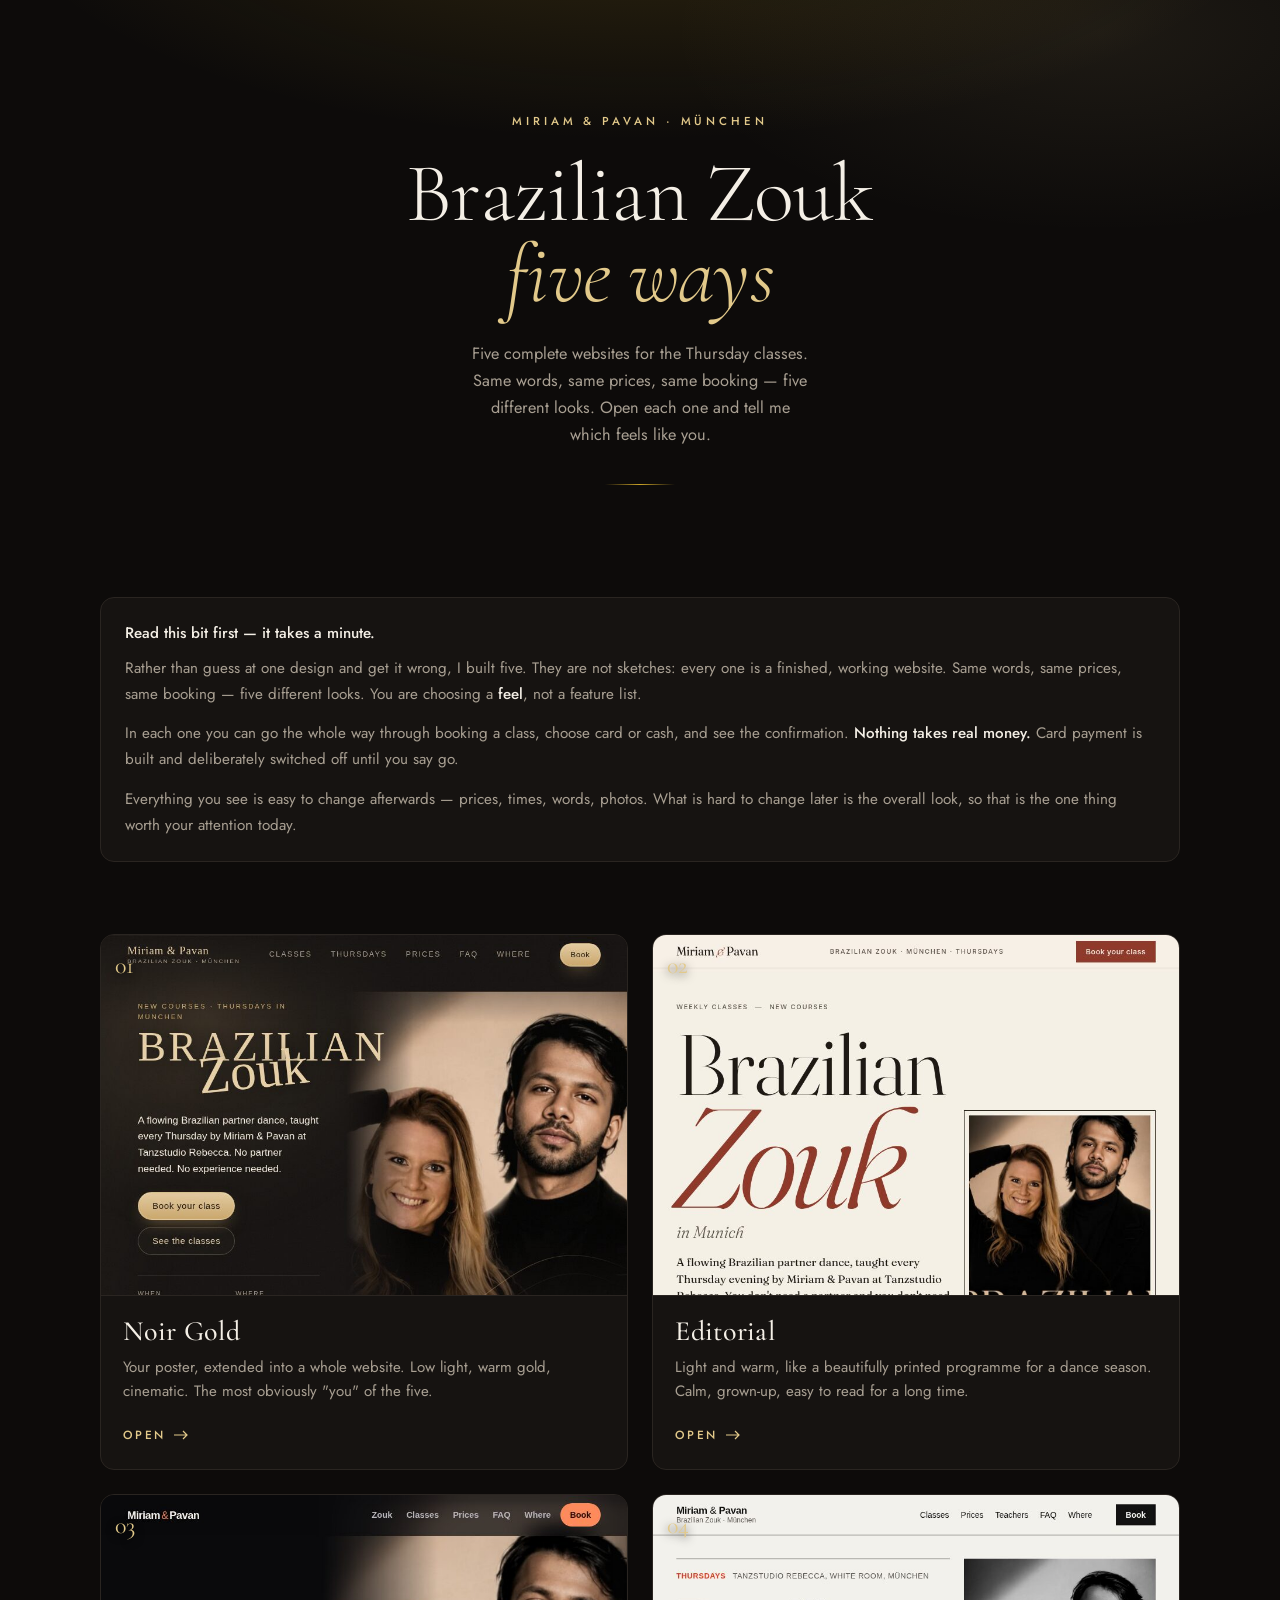
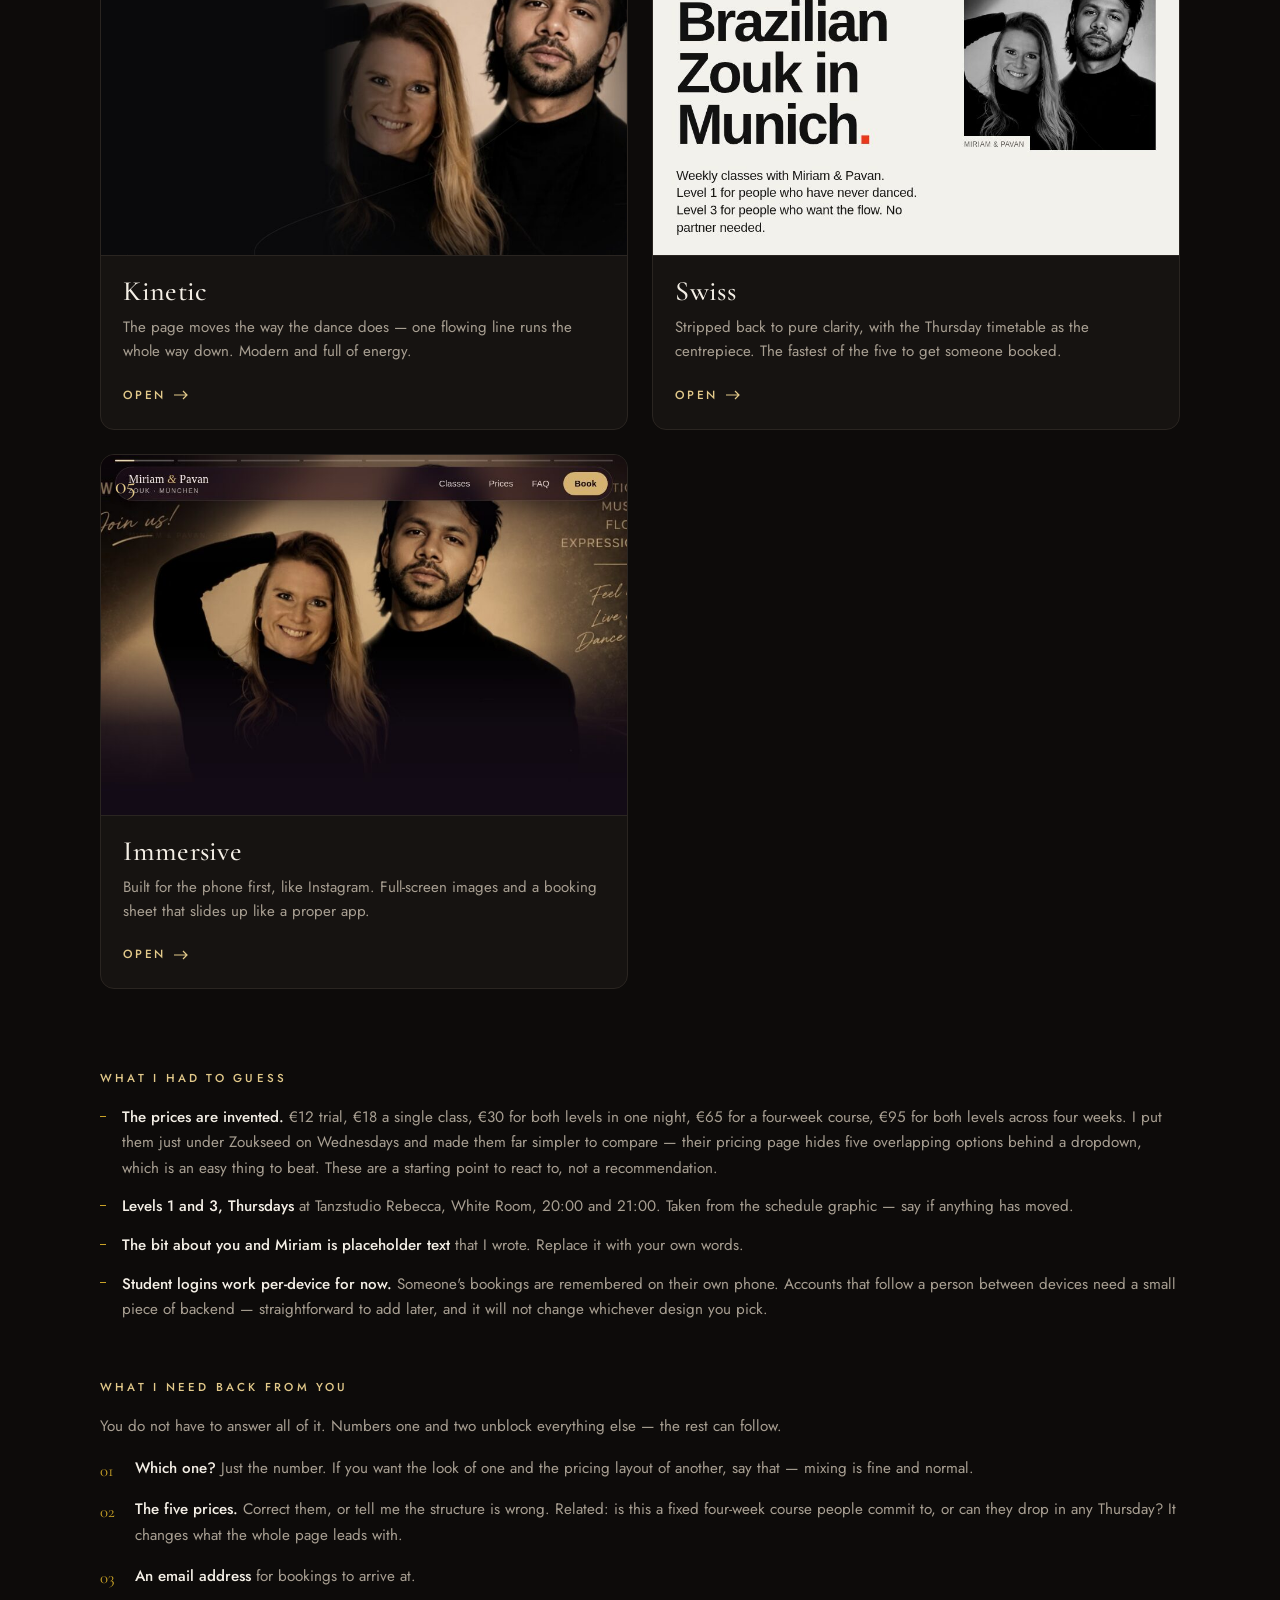
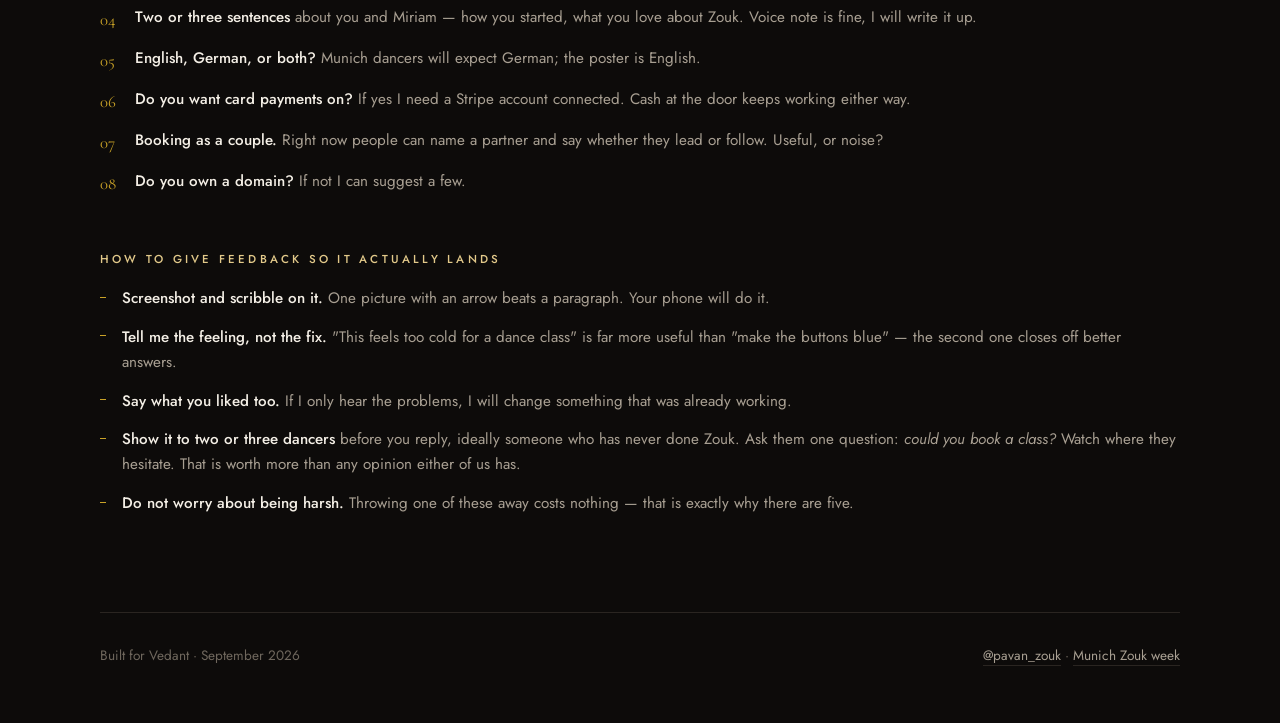
<file: index.html>
<!doctype html>
<html lang="en">
<head>
<meta charset="utf-8">
<meta name="viewport" content="width=device-width, initial-scale=1, viewport-fit=cover">
<meta name="robots" content="noindex, nofollow">
<link rel="icon" href="favicon.svg" type="image/svg+xml">
<title>Brazilian Zouk Munich — five designs to choose from</title>
<meta name="description" content="Five complete website designs for Miriam &amp; Pavan's Brazilian Zouk classes in Munich. Same content, same booking, five looks. Pick one.">
<meta name="color-scheme" content="dark">
<meta property="og:type" content="website">
<meta property="og:title" content="Brazilian Zouk Munich — five designs to choose from">
<meta property="og:description" content="Same content, same booking flow, five different looks. Open each one and pick your favourite.">
<meta property="og:image" content="https://ojallington.github.io/vedant-zouk/assets/poster.jpg">
<meta property="og:url" content="https://ojallington.github.io/vedant-zouk/">
<meta name="twitter:card" content="summary_large_image">
<link rel="preconnect" href="https://fonts.googleapis.com">
<link rel="preconnect" href="https://fonts.gstatic.com" crossorigin>
<link href="https://fonts.googleapis.com/css2?family=Cormorant+Garamond:ital,wght@0,300;0,500;1,300&family=Jost:wght@300;400;500&display=swap" rel="stylesheet">
<style>
  :root{
    --ink:#f4efe6; --ink-dim:#a89f92; --ink-faint:#6f675d;
    --ground:#0d0b0a; --raise:#161311; --raise-2:#1e1a17;
    --gold:#c9a227; --gold-soft:#e2c98a; --line:#2a2521;
    --r:14px;
    --step:clamp(1rem,.6rem + 1.4vw,1.35rem);
  }
  *{box-sizing:border-box}
  html{-webkit-text-size-adjust:100%}
  body{
    margin:0; background:var(--ground); color:var(--ink);
    font:400 var(--step)/1.6 Jost,-apple-system,BlinkMacSystemFont,"Segoe UI",system-ui,sans-serif;
    -webkit-font-smoothing:antialiased;
    overflow-x:hidden;
  }
  .wrap{width:min(1080px,100% - 2.5rem); margin-inline:auto}
  a{color:inherit}

  /* ---------- hero ---------- */
  header.hero{
    position:relative; padding:clamp(3.5rem,12vw,7rem) 0 clamp(2.5rem,7vw,4rem);
    text-align:center; overflow:hidden;
  }
  header.hero::before{
    content:""; position:absolute; inset:-20% -10% auto; height:130%;
    background:
      radial-gradient(60% 50% at 50% 0%, rgba(201,162,39,.18), transparent 70%),
      radial-gradient(40% 40% at 80% 20%, rgba(226,201,138,.08), transparent 70%);
    pointer-events:none;
  }
  .eyebrow{
    position:relative; margin:0 0 1.4rem; font-size:.72rem; font-weight:500;
    letter-spacing:.34em; text-transform:uppercase; color:var(--gold-soft);
  }
  h1{
    position:relative; margin:0; font-family:"Cormorant Garamond",Georgia,serif;
    font-weight:300; font-size:clamp(2.6rem,10vw,5.2rem); line-height:.98;
    letter-spacing:-.01em;
  }
  h1 em{ font-style:italic; color:var(--gold-soft); display:block }
  .lede{
    position:relative; margin:1.6rem auto 0; max-width:34ch; color:var(--ink-dim);
    font-size:1.02rem; line-height:1.65;
  }
  .rule{
    position:relative; width:70px; height:1px; margin:2.2rem auto 0;
    background:linear-gradient(90deg,transparent,var(--gold),transparent);
  }

  /* ---------- how to use ---------- */
  .howto{
    margin:clamp(2rem,6vw,3rem) 0 0; padding:1.4rem 1.5rem;
    border:1px solid var(--line); border-radius:var(--r); background:var(--raise);
    color:var(--ink-dim); font-size:.95rem; line-height:1.7;
  }
  .howto b{color:var(--ink); font-weight:500}

  /* ---------- cards ---------- */
  .designs{ margin:clamp(2.5rem,8vw,4.5rem) 0 0; display:grid; gap:1.5rem }
  @media (min-width:720px){ .designs{grid-template-columns:repeat(2,1fr)} }

  .card{
    display:flex; flex-direction:column; overflow:hidden; text-decoration:none;
    background:var(--raise); border:1px solid var(--line); border-radius:var(--r);
    transition:border-color .35s ease, transform .35s ease, box-shadow .35s ease;
  }
  .card:hover,.card:focus-visible{
    border-color:rgba(201,162,39,.45); transform:translateY(-3px);
    box-shadow:0 18px 40px -22px rgba(0,0,0,.9);
  }
  .card:focus-visible{outline:2px solid var(--gold); outline-offset:3px}

  .shot{
    aspect-ratio:16/11; background:var(--raise-2); position:relative; overflow:hidden;
    border-bottom:1px solid var(--line);
  }
  .shot img{width:100%; height:100%; object-fit:cover; object-position:top center; display:block}
  .shot .pending{
    position:absolute; inset:0; display:grid; place-content:center;
    color:var(--ink-faint); font-size:.78rem; letter-spacing:.2em; text-transform:uppercase;
  }
  .num{
    position:absolute; top:.75rem; left:.9rem; z-index:2;
    font-family:"Cormorant Garamond",Georgia,serif; font-size:1.5rem; color:var(--gold-soft);
    text-shadow:0 2px 10px rgba(0,0,0,.8);
  }
  .body{padding:1.25rem 1.4rem 1.5rem; display:flex; flex-direction:column; gap:.5rem; flex:1}
  .body h2{
    margin:0; font-family:"Cormorant Garamond",Georgia,serif; font-weight:500;
    font-size:1.75rem; line-height:1.1; letter-spacing:.01em;
  }
  .body p{margin:0; color:var(--ink-dim); font-size:.94rem; line-height:1.6}
  .open{
    margin-top:auto; padding-top:.9rem; font-size:.74rem; font-weight:500;
    letter-spacing:.22em; text-transform:uppercase; color:var(--gold-soft);
    display:flex; align-items:center; gap:.5rem;
  }
  .open svg{transition:transform .3s ease}
  .card:hover .open svg{transform:translateX(4px)}

  /* ---------- notes ---------- */
  .notes{margin:clamp(3rem,9vw,5rem) 0 0}
  .notes h3{
    margin:0 0 1.1rem; font-size:.72rem; font-weight:500; letter-spacing:.28em;
    text-transform:uppercase; color:var(--gold-soft);
  }
  .notes ul{margin:0; padding:0; list-style:none; display:grid; gap:.85rem}
  .notes li{
    padding-left:1.4rem; position:relative; color:var(--ink-dim);
    font-size:.95rem; line-height:1.65;
  }
  .notes li::before{
    content:""; position:absolute; left:0; top:.7em; width:6px; height:1px; background:var(--gold);
  }
  .notes b{color:var(--ink); font-weight:500}

  footer{
    margin:clamp(3.5rem,10vw,6rem) 0 0; padding:2rem 0 3.5rem;
    border-top:1px solid var(--line); color:var(--ink-faint); font-size:.85rem;
    display:flex; flex-wrap:wrap; gap:.6rem 1.5rem; justify-content:space-between;
  }
  footer a{color:var(--ink-dim); text-decoration:none; border-bottom:1px solid var(--line)}
  footer a:hover{color:var(--gold-soft); border-color:var(--gold)}

  @media (prefers-reduced-motion:reduce){
    *{animation:none !important; transition:none !important}
    .card:hover{transform:none}
  }

  .howto p{margin:.85rem 0 0}
  .howto p:first-of-type{margin-top:.6rem}
  .notes h3.spaced{margin-top:clamp(2.5rem,7vw,3.5rem)}
  .note-lede{margin:0 0 1.1rem; color:var(--ink-dim); font-size:.95rem; line-height:1.65}
  ol.qa{margin:0; padding:0; list-style:none; counter-reset:qa; display:grid; gap:1rem}
  ol.qa li{
    counter-increment:qa; position:relative; padding-left:2.2rem;
    color:var(--ink-dim); font-size:.95rem; line-height:1.65;
  }
  ol.qa li::before{
    /* .notes li::before paints a 6x1px dash; reset it before drawing the numeral */
    content:counter(qa,decimal-leading-zero); position:absolute; left:0; top:.05em;
    width:auto; height:auto; background:none;
    font-family:"Cormorant Garamond",Georgia,serif; font-size:1.05rem; color:var(--gold);
  }
  ol.qa b{color:var(--ink); font-weight:500}
</style>
</head>
<body>

<header class="hero">
  <div class="wrap">
    <p class="eyebrow">Miriam &amp; Pavan · München</p>
    <h1>Brazilian Zouk<em>five ways</em></h1>
    <p class="lede">Five complete websites for the Thursday classes. Same words, same prices, same
      booking — five different looks. Open each one and tell me which feels like you.</p>
    <div class="rule"></div>
  </div>
</header>

<main class="wrap">

  <div class="howto">
    <b>Read this bit first — it takes a minute.</b>
    <p>Rather than guess at one design and get it wrong, I built five. They are not sketches: every
      one is a finished, working website. Same words, same prices, same booking — five different
      looks. You are choosing a <b>feel</b>, not a feature list.</p>
    <p>In each one you can go the whole way through booking a class, choose card or cash, and see the
      confirmation. <b>Nothing takes real money.</b> Card payment is built and deliberately switched
      off until you say go.</p>
    <p>Everything you see is easy to change afterwards — prices, times, words, photos. What is hard to
      change later is the overall look, so that is the one thing worth your attention today.</p>
  </div>

  <div class="designs">

    <a class="card" href="01-noir-gold/">
      <div class="shot"><span class="num">01</span><img src="assets/thumbs/01.jpg" alt="Preview of the Noir Gold design" loading="lazy"></div>
      <div class="body">
        <h2>Noir&nbsp;Gold</h2>
        <p>Your poster, extended into a whole website. Low light, warm gold, cinematic. The most
          obviously "you" of the five.</p>
        <span class="open">Open<svg width="14" height="10" viewBox="0 0 14 10" fill="none" aria-hidden="true"><path d="M9 1l4 4-4 4M13 5H0" stroke="currentColor" stroke-width="1.2"/></svg></span>
      </div>
    </a>

    <a class="card" href="02-editorial/">
      <div class="shot"><span class="num">02</span><img src="assets/thumbs/02.jpg" alt="Preview of the Editorial design" loading="lazy"></div>
      <div class="body">
        <h2>Editorial</h2>
        <p>Light and warm, like a beautifully printed programme for a dance season. Calm, grown-up,
          easy to read for a long time.</p>
        <span class="open">Open<svg width="14" height="10" viewBox="0 0 14 10" fill="none" aria-hidden="true"><path d="M9 1l4 4-4 4M13 5H0" stroke="currentColor" stroke-width="1.2"/></svg></span>
      </div>
    </a>

    <a class="card" href="03-kinetic/">
      <div class="shot"><span class="num">03</span><img src="assets/thumbs/03.jpg" alt="Preview of the Kinetic design" loading="lazy"></div>
      <div class="body">
        <h2>Kinetic</h2>
        <p>The page moves the way the dance does — one flowing line runs the whole way down. Modern
          and full of energy.</p>
        <span class="open">Open<svg width="14" height="10" viewBox="0 0 14 10" fill="none" aria-hidden="true"><path d="M9 1l4 4-4 4M13 5H0" stroke="currentColor" stroke-width="1.2"/></svg></span>
      </div>
    </a>

    <a class="card" href="04-swiss/">
      <div class="shot"><span class="num">04</span><img src="assets/thumbs/04.jpg" alt="Preview of the Swiss design" loading="lazy"></div>
      <div class="body">
        <h2>Swiss</h2>
        <p>Stripped back to pure clarity, with the Thursday timetable as the centrepiece. The fastest
          of the five to get someone booked.</p>
        <span class="open">Open<svg width="14" height="10" viewBox="0 0 14 10" fill="none" aria-hidden="true"><path d="M9 1l4 4-4 4M13 5H0" stroke="currentColor" stroke-width="1.2"/></svg></span>
      </div>
    </a>

    <a class="card" href="05-immersive/">
      <div class="shot"><span class="num">05</span><img src="assets/thumbs/05.jpg" alt="Preview of the Immersive design" loading="lazy"></div>
      <div class="body">
        <h2>Immersive</h2>
        <p>Built for the phone first, like Instagram. Full-screen images and a booking sheet that
          slides up like a proper app.</p>
        <span class="open">Open<svg width="14" height="10" viewBox="0 0 14 10" fill="none" aria-hidden="true"><path d="M9 1l4 4-4 4M13 5H0" stroke="currentColor" stroke-width="1.2"/></svg></span>
      </div>
    </a>

  </div>

  <section class="notes">
    <h3>What I had to guess</h3>
    <ul>
      <li><b>The prices are invented.</b> €12 trial, €18 a single class, €30 for both levels in one
        night, €65 for a four-week course, €95 for both levels across four weeks. I put them just
        under Zoukseed on Wednesdays and made them far simpler to compare — their pricing page hides
        five overlapping options behind a dropdown, which is an easy thing to beat. These are a
        starting point to react to, not a recommendation.</li>
      <li><b>Levels 1 and 3, Thursdays</b> at Tanzstudio Rebecca, White Room, 20:00 and 21:00. Taken
        from the schedule graphic — say if anything has moved.</li>
      <li><b>The bit about you and Miriam is placeholder text</b> that I wrote. Replace it with your
        own words.</li>
      <li><b>Student logins work per-device for now.</b> Someone's bookings are remembered on their
        own phone. Accounts that follow a person between devices need a small piece of backend —
        straightforward to add later, and it will not change whichever design you pick.</li>
    </ul>

    <h3 class="spaced">What I need back from you</h3>
    <p class="note-lede">You do not have to answer all of it. Numbers one and two unblock everything
      else — the rest can follow.</p>
    <ol class="qa">
      <li><b>Which one?</b> Just the number. If you want the look of one and the pricing layout of
        another, say that — mixing is fine and normal.</li>
      <li><b>The five prices.</b> Correct them, or tell me the structure is wrong. Related: is this a
        fixed four-week course people commit to, or can they drop in any Thursday? It changes what
        the whole page leads with.</li>
      <li><b>An email address</b> for bookings to arrive at.</li>
      <li><b>Two or three sentences</b> about you and Miriam — how you started, what you love about
        Zouk. Voice note is fine, I will write it up.</li>
      <li><b>English, German, or both?</b> Munich dancers will expect German; the poster is English.</li>
      <li><b>Do you want card payments on?</b> If yes I need a Stripe account connected. Cash at the
        door keeps working either way.</li>
      <li><b>Booking as a couple.</b> Right now people can name a partner and say whether they lead or
        follow. Useful, or noise?</li>
      <li><b>Do you own a domain?</b> If not I can suggest a few.</li>
    </ol>

    <h3 class="spaced">How to give feedback so it actually lands</h3>
    <ul>
      <li><b>Screenshot and scribble on it.</b> One picture with an arrow beats a paragraph. Your
        phone will do it.</li>
      <li><b>Tell me the feeling, not the fix.</b> "This feels too cold for a dance class" is far more
        useful than "make the buttons blue" — the second one closes off better answers.</li>
      <li><b>Say what you liked too.</b> If I only hear the problems, I will change something that was
        already working.</li>
      <li><b>Show it to two or three dancers</b> before you reply, ideally someone who has never done
        Zouk. Ask them one question: <i>could you book a class?</i> Watch where they hesitate. That is
        worth more than any opinion either of us has.</li>
      <li><b>Do not worry about being harsh.</b> Throwing one of these away costs nothing — that is
        exactly why there are five.</li>
    </ul>
  </section>

  <footer>
    <span>Built for Vedant · September 2026</span>
    <span><a href="https://www.instagram.com/pavan_zouk">@pavan_zouk</a> · <a href="https://zoukmunich.com/de/">Munich Zouk week</a></span>
  </footer>

</main>
</body>
</html>
</file>
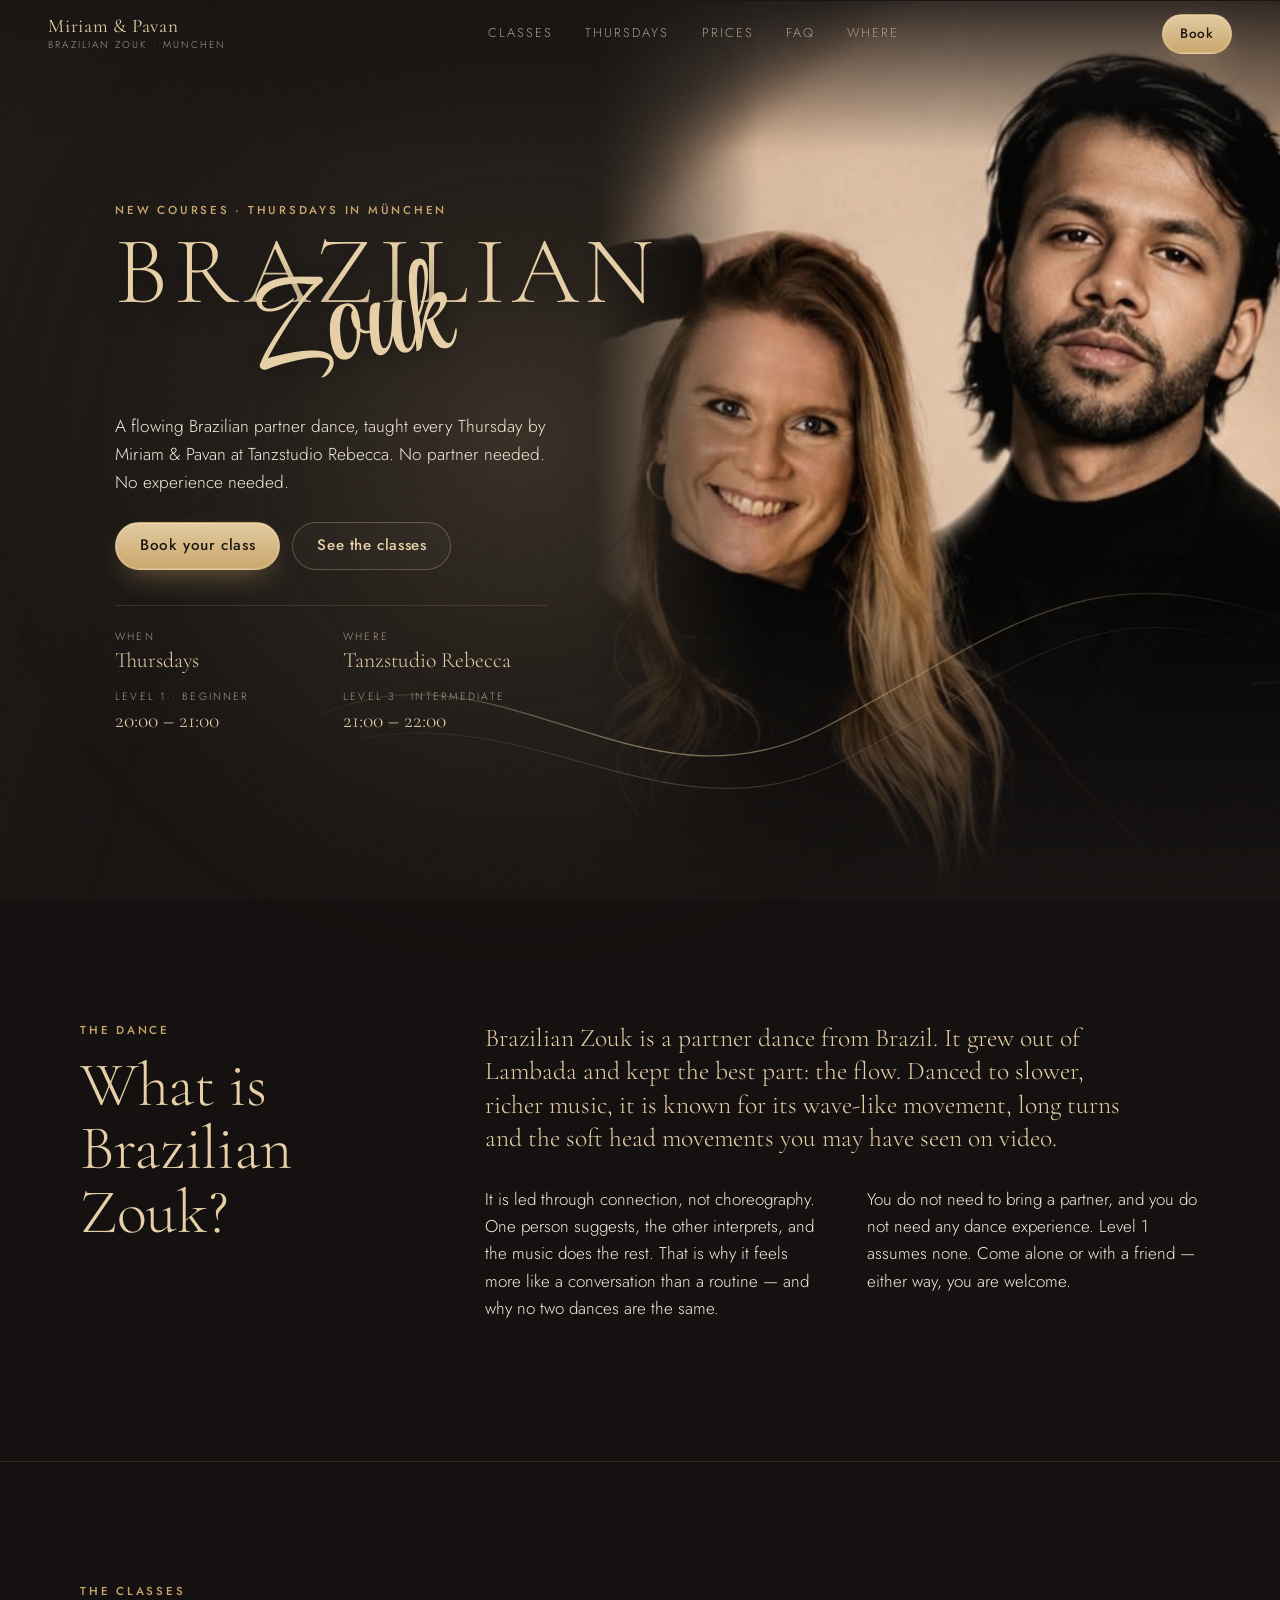
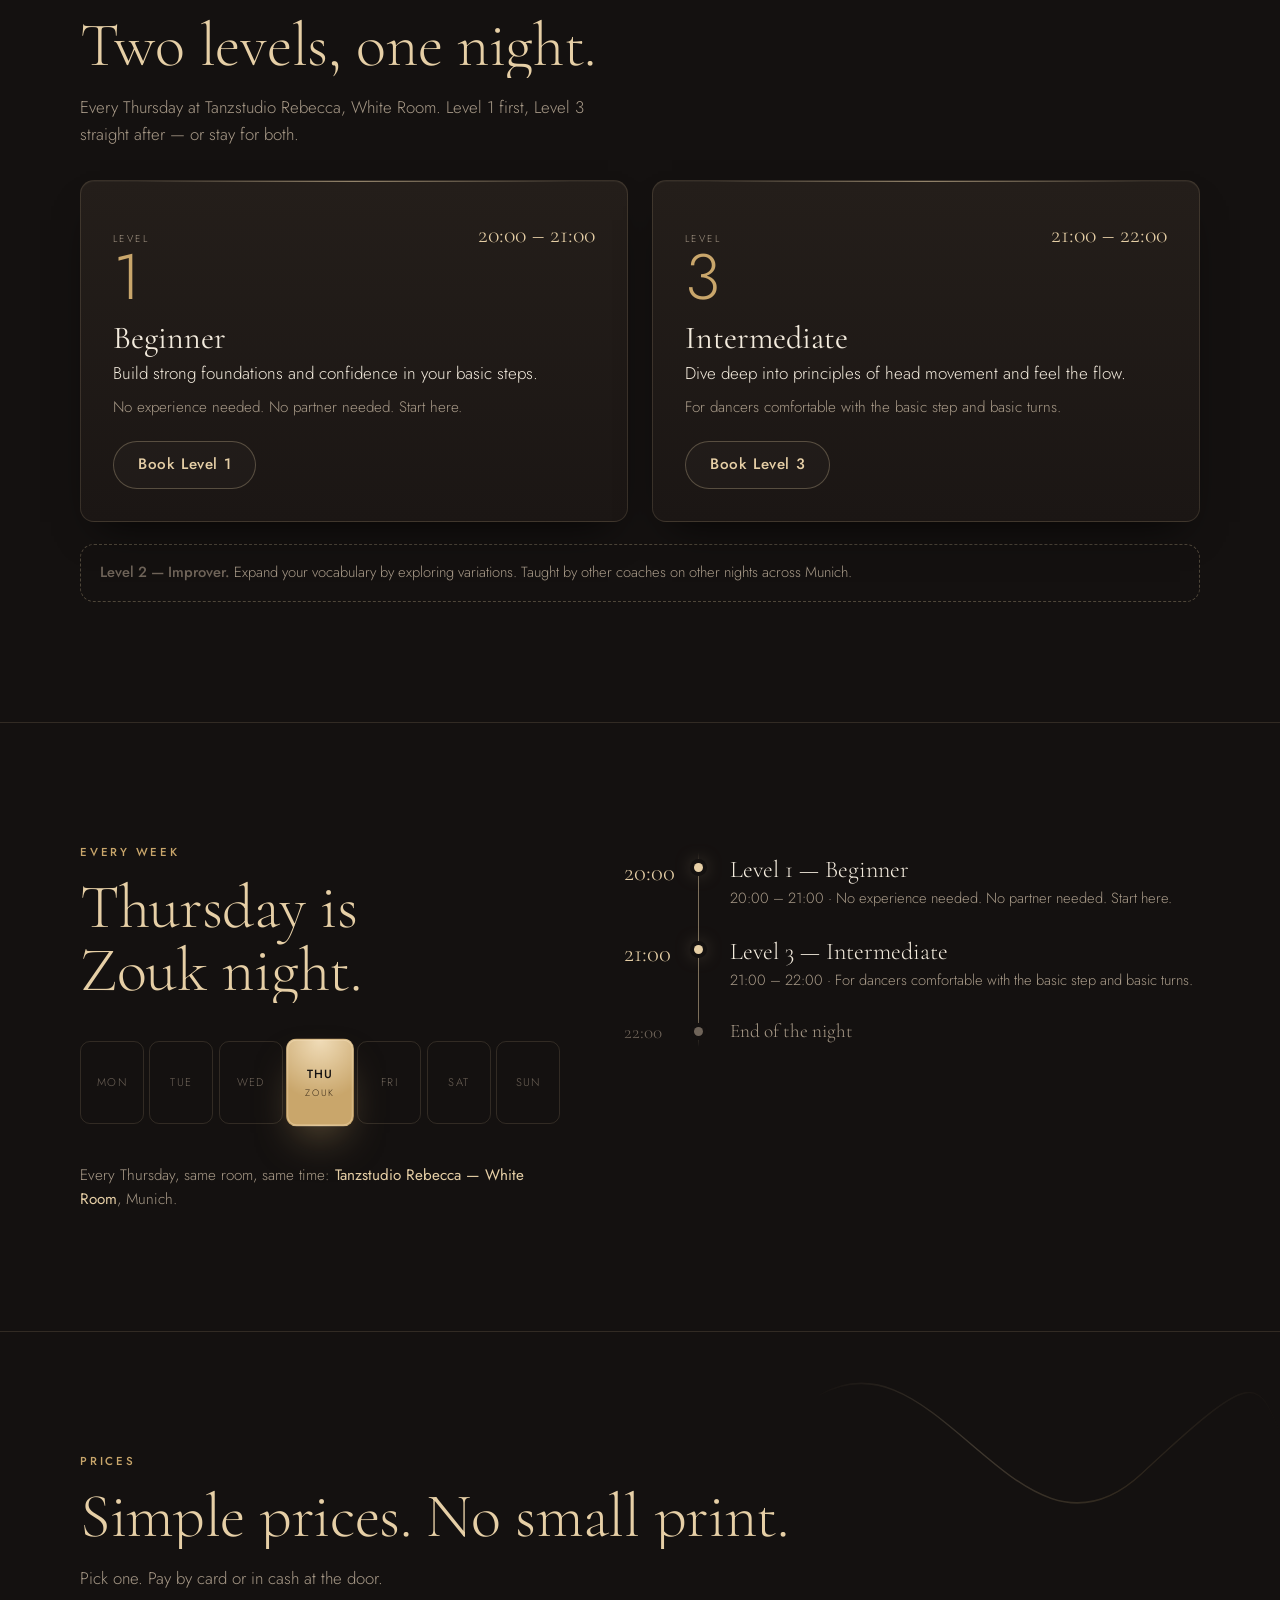
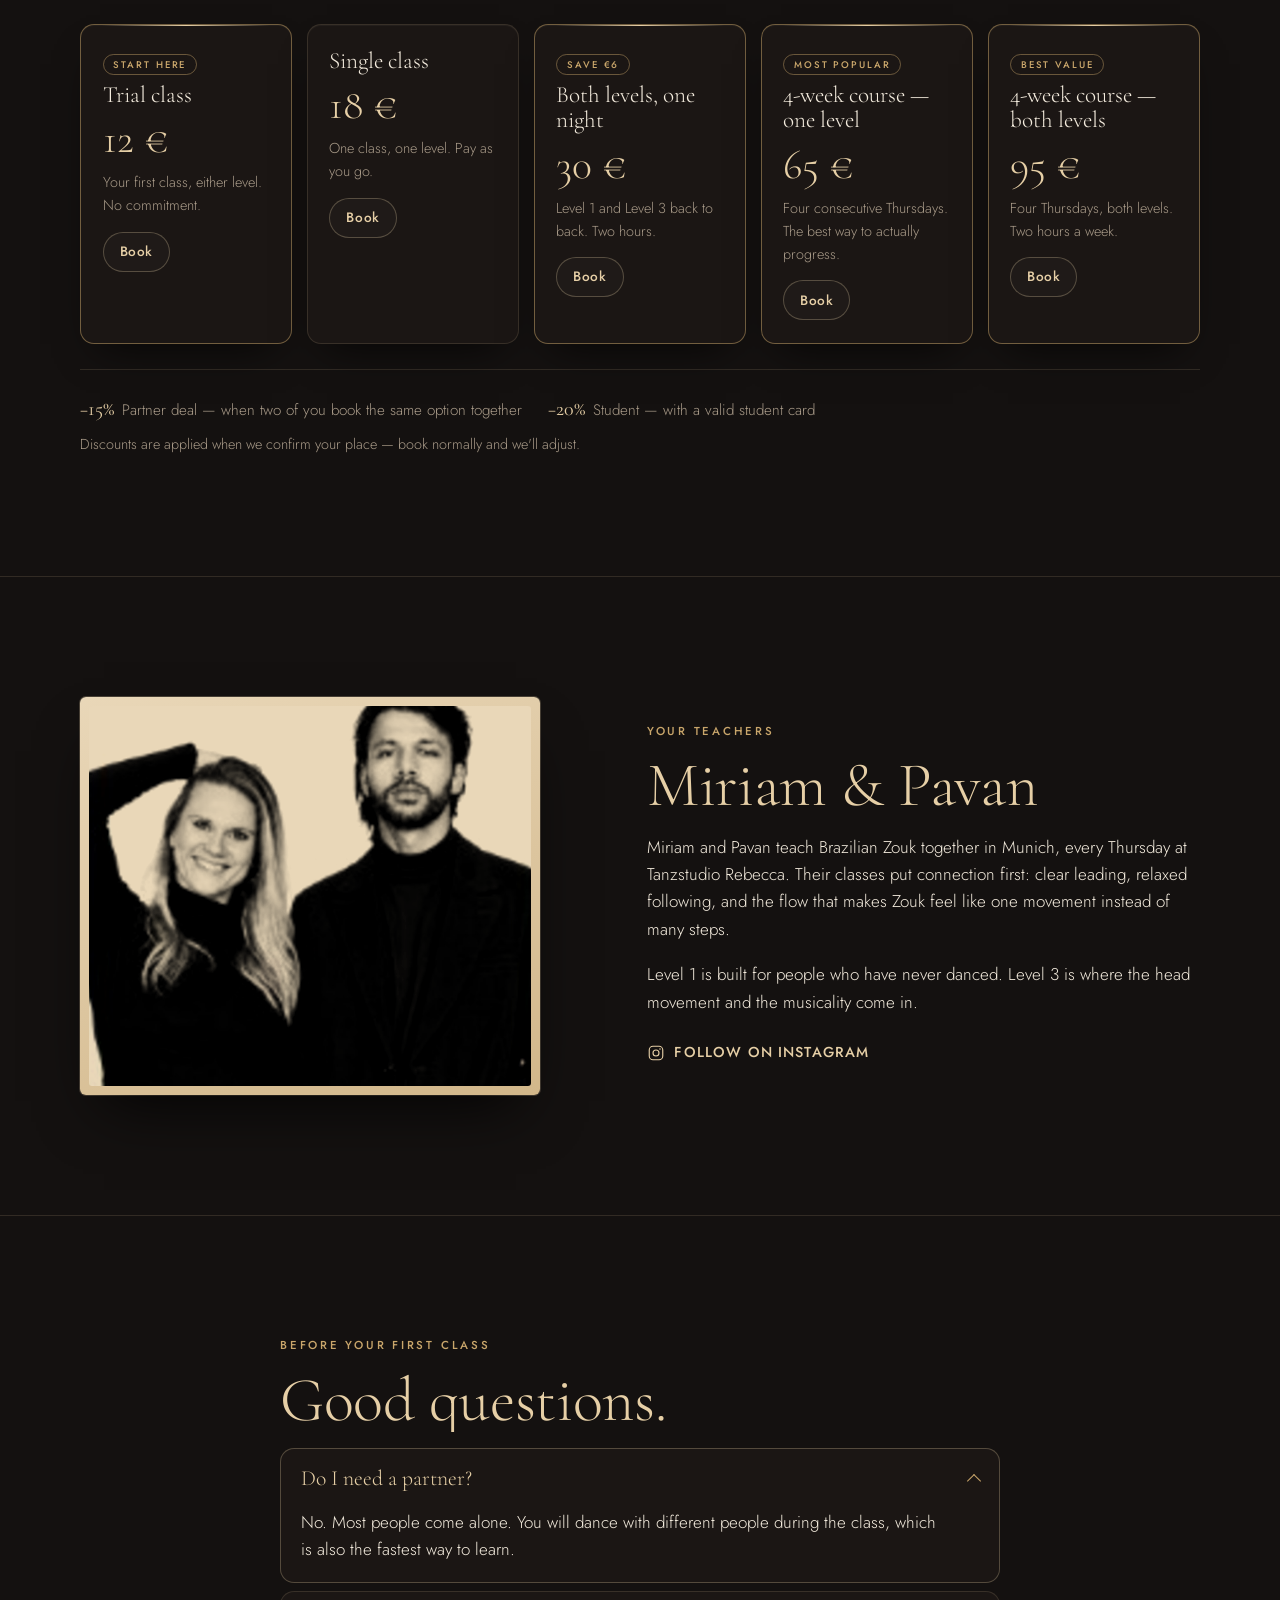
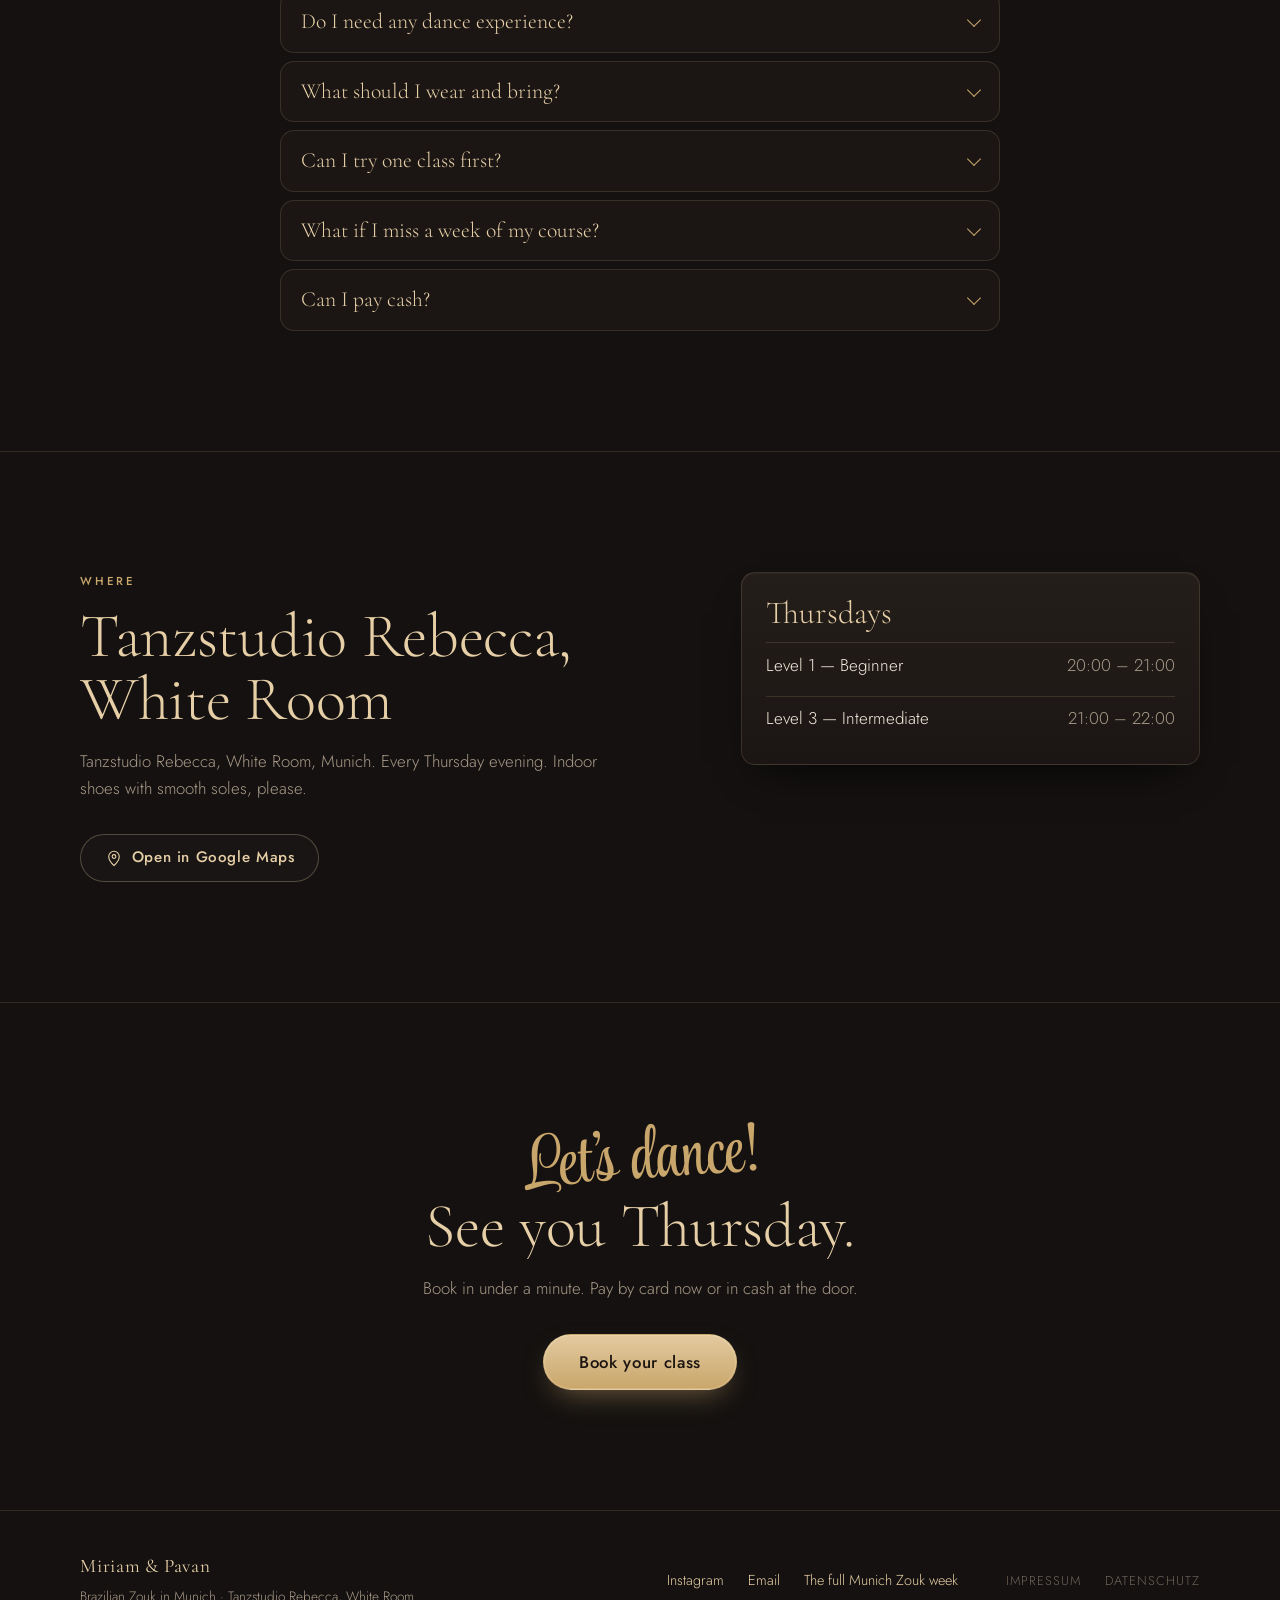
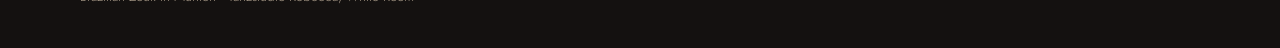
<file: 01-noir-gold/index.html>
<!DOCTYPE html>
<html lang="en">
<head>
  <meta charset="utf-8">
  <meta name="viewport" content="width=device-width, initial-scale=1, viewport-fit=cover">
  <meta name="robots" content="noindex, nofollow">
  <title>Brazilian Zouk in Munich — Miriam &amp; Pavan · Thursdays</title>
  <meta name="description" content="Weekly Brazilian Zouk classes in Munich with Miriam & Pavan. Thursdays at Tanzstudio Rebecca, White Room. Level 1 Beginner 20:00, Level 3 Intermediate 21:00. No partner needed. Trial class €12.">
  <meta name="theme-color" content="#141110">
  <link rel="icon" href="data:image/svg+xml,%3Csvg xmlns='http://www.w3.org/2000/svg' viewBox='0 0 64 64'%3E%3Crect width='64' height='64' rx='14' fill='%23141110'/%3E%3Ctext x='32' y='44' text-anchor='middle' font-family='Georgia,serif' font-size='36' fill='%23e6cfa6'%3EZ%3C/text%3E%3C/svg%3E">

  <meta property="og:type" content="website">
  <meta property="og:title" content="Brazilian Zouk in Munich — Miriam & Pavan">
  <meta property="og:description" content="Thursdays at Tanzstudio Rebecca. Level 1 Beginner 20:00 · Level 3 Intermediate 21:00. No partner, no experience needed. Book your trial class.">
  <meta property="og:image" content="https://ojallington.github.io/vedant-zouk/assets/poster.jpg">
  <meta property="og:locale" content="en_GB">
  <meta name="twitter:card" content="summary_large_image">

  <link rel="preconnect" href="https://fonts.googleapis.com">
  <link rel="preconnect" href="https://fonts.gstatic.com" crossorigin>
  <!-- Fonts load without blocking first paint or the module script; fallbacks are set in styles.css -->
  <link rel="stylesheet" href="https://fonts.googleapis.com/css2?family=Cormorant+Garamond:ital,wght@0,300;0,400;0,500;1,300;1,400&family=Jost:wght@300;400;500&family=Style+Script&display=swap" media="print" onload="this.media='all'">
  <noscript><link rel="stylesheet" href="https://fonts.googleapis.com/css2?family=Cormorant+Garamond:ital,wght@0,300;0,400;0,500;1,300;1,400&family=Jost:wght@300;400;500&family=Style+Script&display=swap"></noscript>
  <link rel="stylesheet" href="./styles.css">
</head>
<body>

  <!-- Moving light: a soft warm spot that travels as you scroll (and follows the pointer on desktop). -->
  <div class="spot" aria-hidden="true"></div>
  <div class="grain" aria-hidden="true"></div>

  <a class="skip" href="#main">Skip to content</a>

  <header class="site-head" id="top">
    <a class="brand" href="#top">
      <span class="brand__name">Miriam &amp; Pavan</span>
      <span class="brand__sub">Brazilian Zouk · München</span>
    </a>
    <nav class="site-nav" aria-label="Sections">
      <a href="#classes">Classes</a>
      <a href="#schedule">Thursdays</a>
      <a href="#pricing">Prices</a>
      <a href="#faq">FAQ</a>
      <a href="#location">Where</a>
    </nav>
    <button class="btn btn--gold btn--small" type="button" data-book>Book</button>
  </header>

  <main id="main">

    <!-- ============================================================ HERO -->
    <section class="hero" aria-labelledby="hero-title">
      <div class="hero__beam" aria-hidden="true"></div>

      <figure class="hero__figure">
        <img class="hero__img" src="../assets/poster-couple.jpg" width="1254" height="980"
             alt="Miriam and Pavan, the teaching couple, in black against a warm, low-lit background"
             fetchpriority="high">
      </figure>

      <svg class="trail trail--hero" viewBox="0 0 800 400" preserveAspectRatio="none" aria-hidden="true" focusable="false">
        <defs>
          <linearGradient id="trail-gold" x1="0" x2="1" y1="0" y2="0">
            <stop offset="0" stop-color="#d9b98a" stop-opacity="0"/>
            <stop offset=".35" stop-color="#e8d2ab" stop-opacity=".9"/>
            <stop offset=".65" stop-color="#c9a66b" stop-opacity=".7"/>
            <stop offset="1" stop-color="#d9b98a" stop-opacity="0"/>
          </linearGradient>
        </defs>
        <path class="trail__path" d="M-20 300 C 140 190, 260 400, 420 300 S 640 120, 820 200"/>
        <path class="trail__path trail__path--thin" d="M-20 330 C 160 240, 280 430, 440 330 S 660 150, 820 240"/>
      </svg>

      <div class="hero__copy">
        <p class="eyebrow reveal">New courses · Thursdays in München</p>
        <h1 class="hero__title" id="hero-title">
          <span class="hero__serif">Brazilian</span>
          <span class="hero__script">Zouk</span>
        </h1>
        <p class="hero__lede reveal">
          A flowing Brazilian partner dance, taught every Thursday by Miriam &amp; Pavan at
          Tanzstudio Rebecca. No partner needed. No experience needed.
        </p>
        <div class="hero__actions reveal">
          <button class="btn btn--gold" type="button" data-book>Book your class</button>
          <a class="btn btn--ghost" href="#classes">See the classes</a>
        </div>
        <dl class="hero__facts reveal" id="hero-facts">
          <!-- filled from config -->
        </dl>
      </div>
    </section>

    <!-- ============================================================ WHAT IS ZOUK -->
    <section class="section section--about" id="about" aria-labelledby="about-title">
      <div class="wrap">
        <p class="eyebrow reveal">The dance</p>
        <h2 class="h2 lit" id="about-title">What is Brazilian Zouk?</h2>
        <div class="prose prose--two">
          <p class="reveal">Brazilian Zouk is a partner dance from Brazil. It grew out of Lambada and kept the best part: the flow. Danced to slower, richer music, it is known for its wave-like movement, long turns and the soft head movements you may have seen on video.</p>
          <p class="reveal">It is led through connection, not choreography. One person suggests, the other interprets, and the music does the rest. That is why it feels more like a conversation than a routine — and why no two dances are the same.</p>
          <p class="reveal">You do not need to bring a partner, and you do not need any dance experience. Level 1 assumes none. Come alone or with a friend — either way, you are welcome.</p>
        </div>
      </div>
    </section>

    <!-- ============================================================ CLASSES -->
    <section class="section section--classes" id="classes" aria-labelledby="classes-title">
      <div class="wrap">
        <p class="eyebrow reveal">The classes</p>
        <h2 class="h2 lit" id="classes-title">Two levels, one night.</h2>
        <p class="section__lede reveal">Every Thursday at Tanzstudio Rebecca, White Room. Level 1 first, Level 3 straight after — or stay for both.</p>
        <div class="classes" id="class-cards">
          <!-- filled from config -->
        </div>
        <p class="classes__other reveal" id="class-other">
          <!-- level 2 note from config -->
        </p>
      </div>
    </section>

    <!-- ============================================================ SCHEDULE -->
    <section class="section section--schedule" id="schedule" aria-labelledby="schedule-title">
      <div class="wrap">
        <p class="eyebrow reveal">Every week</p>
        <h2 class="h2 lit" id="schedule-title">Thursday is Zouk night.</h2>
        <ol class="week reveal" aria-label="Days of the week">
          <li>Mon</li><li>Tue</li><li>Wed</li>
          <li class="week__on" aria-current="date"><span>Thu</span><small>Zouk</small></li>
          <li>Fri</li><li>Sat</li><li>Sun</li>
        </ol>
        <ol class="timeline" id="timeline" aria-label="Thursday timetable">
          <!-- filled from config -->
        </ol>
        <p class="schedule__venue reveal" id="schedule-venue"></p>
      </div>
    </section>

    <!-- ============================================================ PRICING -->
    <section class="section section--pricing" id="pricing" aria-labelledby="pricing-title">
      <svg class="trail trail--pricing" viewBox="0 0 800 300" preserveAspectRatio="none" aria-hidden="true" focusable="false">
        <path class="trail__path" d="M-20 60 C 200 -20, 340 220, 560 120 S 760 40, 820 110"/>
      </svg>
      <div class="wrap">
        <p class="eyebrow reveal">Prices</p>
        <h2 class="h2 lit" id="pricing-title">Simple prices. No small print.</h2>
        <p class="section__lede reveal">Pick one. Pay by card or in cash at the door.</p>
        <ul class="prices" id="price-cards">
          <!-- filled from config -->
        </ul>
        <div class="discounts reveal" id="discounts">
          <!-- filled from config -->
        </div>
      </div>
    </section>

    <!-- ============================================================ TEACHERS -->
    <section class="section section--teachers" id="teachers" aria-labelledby="teachers-title">
      <div class="wrap teachers">
        <figure class="teachers__figure reveal">
          <div class="teachers__print">
            <img src="../assets/miriam-pavan.jpg" width="744" height="680"
                 alt="Portrait of Miriam and Pavan, both in black, Miriam smiling with her arm raised">
          </div>
        </figure>
        <div class="teachers__copy">
          <p class="eyebrow reveal">Your teachers</p>
          <h2 class="h2 lit" id="teachers-title">Miriam &amp; Pavan</h2>
          <!-- PLACEHOLDER BIO — replace with Miriam & Pavan's own words before launch. -->
          <div class="prose">
            <p class="reveal">Miriam and Pavan teach Brazilian Zouk together in Munich, every Thursday at Tanzstudio Rebecca. Their classes put connection first: clear leading, relaxed following, and the flow that makes Zouk feel like one movement instead of many steps.</p>
            <p class="reveal">Level 1 is built for people who have never danced. Level 3 is where the head movement and the musicality come in.</p>
          </div>
          <a class="link-arrow reveal" id="teachers-ig" href="https://www.instagram.com/pavan_zouk" target="_blank" rel="noopener">
            <svg viewBox="0 0 24 24" width="18" height="18" aria-hidden="true" focusable="false"><rect x="3" y="3" width="18" height="18" rx="5" fill="none" stroke="currentColor" stroke-width="1.5"/><circle cx="12" cy="12" r="4" fill="none" stroke="currentColor" stroke-width="1.5"/><circle cx="17.3" cy="6.7" r="1" fill="currentColor"/></svg>
            <span>Follow on Instagram</span>
          </a>
        </div>
      </div>
    </section>

    <!-- ============================================================ YOUR BOOKINGS -->
    <!--
      "Student accounts": a static site cannot do real cross-device auth, so this is the honest
      version — bookings made on this device are stored in localStorage and listed here on return
      visits. Real accounts with a login and cross-device history need a backend; see README
      § "Real accounts". There is deliberately no fake login form.
    -->
    <section class="section section--mine" id="your-bookings" aria-labelledby="mine-title" hidden>
      <div class="wrap">
        <p class="eyebrow">On this device</p>
        <h2 class="h2" id="mine-title">Your bookings</h2>
        <p class="section__lede">Bookings you made from this phone or computer. Your confirmation email is the official record.</p>
        <ul class="mine" id="mine-list"></ul>
        <button class="btn btn--text" type="button" id="mine-clear">Clear this list</button>
      </div>
    </section>

    <!-- ============================================================ FAQ -->
    <section class="section section--faq" id="faq" aria-labelledby="faq-title">
      <div class="wrap wrap--narrow">
        <p class="eyebrow reveal">Before your first class</p>
        <h2 class="h2 lit" id="faq-title">Good questions.</h2>
        <div class="faq reveal">
          <details class="faq__item" open>
            <summary>Do I need a partner?</summary>
            <div class="faq__body"><p>No. Most people come alone. You will dance with different people during the class, which is also the fastest way to learn.</p></div>
          </details>
          <details class="faq__item">
            <summary>Do I need any dance experience?</summary>
            <div class="faq__body"><p>No. Level 1 assumes none at all — we start with the basic step and build from there. If you already dance and are comfortable with basic turns, Level 3 is for you.</p></div>
          </details>
          <details class="faq__item">
            <summary>What should I wear and bring?</summary>
            <div class="faq__body"><p>Comfortable clothes you can move in, and clean indoor shoes with smooth soles (no outdoor shoes on the dance floor). Bring water.</p></div>
          </details>
          <details class="faq__item">
            <summary>Can I try one class first?</summary>
            <div class="faq__body"><p id="faq-trial">Yes. The trial class is your first class at either level, with no commitment.</p></div>
          </details>
          <details class="faq__item">
            <summary>What if I miss a week of my course?</summary>
            <div class="faq__body"><p>Write to us. A 4-week course is built as four consecutive Thursdays, but life happens — tell us before the class and we will find a fair solution together.</p></div>
          </details>
          <details class="faq__item">
            <summary>Can I pay cash?</summary>
            <div class="faq__body"><p>Yes, at the door. Choose “Pay cash at the door” when you book and we will email you to confirm your place.</p></div>
          </details>
        </div>
      </div>
    </section>

    <!-- ============================================================ LOCATION -->
    <section class="section section--location" id="location" aria-labelledby="location-title">
      <div class="wrap location">
        <div class="location__copy">
          <p class="eyebrow reveal">Where</p>
          <h2 class="h2 lit" id="location-title">Tanzstudio Rebecca, White&nbsp;Room</h2>
          <p class="section__lede reveal" id="location-lede"></p>
          <a class="btn btn--ghost reveal" id="location-map" href="https://www.google.com/maps/search/?api=1&query=Tanzstudio+Rebecca+M%C3%BCnchen" target="_blank" rel="noopener">
            <svg viewBox="0 0 24 24" width="18" height="18" aria-hidden="true" focusable="false"><path d="M12 22s7-6.2 7-12a7 7 0 1 0-14 0c0 5.8 7 12 7 12z" fill="none" stroke="currentColor" stroke-width="1.5"/><circle cx="12" cy="10" r="2.5" fill="none" stroke="currentColor" stroke-width="1.5"/></svg>
            <span>Open in Google Maps</span>
          </a>
        </div>
        <div class="location__card reveal">
          <p class="location__time">Thursdays</p>
          <ol class="location__slots" id="location-slots"></ol>
        </div>
      </div>
    </section>

    <!-- ============================================================ FINAL CTA -->
    <section class="section section--cta" aria-labelledby="cta-title">
      <div class="wrap wrap--narrow cta">
        <p class="cta__script" aria-hidden="true">Let's dance!</p>
        <h2 class="h2 lit" id="cta-title">See you Thursday.</h2>
        <p class="section__lede reveal">Book in under a minute. Pay by card now or in cash at the door.</p>
        <button class="btn btn--gold btn--large reveal" type="button" data-book>Book your class</button>
      </div>
    </section>
  </main>

  <footer class="site-foot">
    <div class="wrap foot">
      <div class="foot__brand">
        <p class="brand__name">Miriam &amp; Pavan</p>
        <p class="foot__sub" id="foot-sub"></p>
      </div>
      <ul class="foot__links">
        <li><a id="foot-ig" href="https://www.instagram.com/pavan_zouk" target="_blank" rel="noopener">Instagram</a></li>
        <li><a id="foot-mail" href="mailto:hello@example.com">Email</a></li>
        <li><a id="foot-scene" href="https://zoukmunich.com/de/" target="_blank" rel="noopener">The full Munich Zouk week</a></li>
      </ul>
      <ul class="foot__legal">
        <!-- TODO: German law requires a real Impressum and Datenschutzerklärung before launch. -->
        <li><a href="#">Impressum</a></li>
        <li><a href="#">Datenschutz</a></li>
      </ul>
    </div>
  </footer>

  <!-- ============================================================ BOOKING -->
  <dialog class="booking" id="booking" aria-labelledby="booking-title">
    <div class="booking__frame">
      <header class="booking__head">
        <div>
          <p class="eyebrow">Anmeldung</p>
          <h2 class="booking__title" id="booking-title">Book your class</h2>
        </div>
        <button class="booking__close" type="button" data-close aria-label="Close booking">
          <svg viewBox="0 0 24 24" width="22" height="22" aria-hidden="true" focusable="false"><path d="M6 6l12 12M18 6L6 18" fill="none" stroke="currentColor" stroke-width="1.6" stroke-linecap="round"/></svg>
        </button>
        <ol class="steps" id="steps" aria-label="Booking steps">
          <li class="steps__item" data-step="1"><span class="steps__dot"></span><span class="steps__label">Choose</span></li>
          <li class="steps__item" data-step="2"><span class="steps__dot"></span><span class="steps__label">Details</span></li>
          <li class="steps__item" data-step="3"><span class="steps__dot"></span><span class="steps__label">Pay</span></li>
        </ol>
      </header>

      <form class="booking__form" id="booking-form" novalidate autocomplete="on">
        <!-- STEP 1 : CHOOSE -->
        <section class="step" data-step="1">
          <fieldset class="fs">
            <legend class="fs__legend">Which level?</legend>
            <div class="pills" id="level-pills" role="radiogroup" aria-label="Level"></div>
            <p class="err" id="err-level" aria-live="polite"></p>
          </fieldset>
          <fieldset class="fs">
            <legend class="fs__legend">Which option?</legend>
            <div class="opts" id="option-cards" role="radiogroup" aria-label="Option"></div>
            <p class="err" id="err-option" aria-live="polite"></p>
            <p class="fs__note" id="discount-note"></p>
          </fieldset>
        </section>

        <!-- STEP 2 : DETAILS -->
        <section class="step" data-step="2" hidden>
          <div class="grid2">
            <div class="field">
              <label for="f-first">First name</label>
              <input id="f-first" name="firstName" type="text" autocomplete="given-name" required>
              <p class="err" id="err-firstName" aria-live="polite"></p>
            </div>
            <div class="field">
              <label for="f-last">Last name</label>
              <input id="f-last" name="lastName" type="text" autocomplete="family-name" required>
              <p class="err" id="err-lastName" aria-live="polite"></p>
            </div>
          </div>
          <div class="field">
            <label for="f-email">Email</label>
            <input id="f-email" name="email" type="email" inputmode="email" autocomplete="email" required>
            <p class="err" id="err-email" aria-live="polite"></p>
          </div>
          <div class="field">
            <label for="f-phone">Phone <span class="opt">optional</span></label>
            <input id="f-phone" name="phone" type="tel" inputmode="tel" autocomplete="tel">
          </div>

          <div class="field field--check">
            <input id="f-partner" name="withPartner" type="checkbox">
            <label for="f-partner">I'm booking with a partner</label>
          </div>
          <div class="field field--partner" id="partner-wrap" hidden>
            <label for="f-partner-name">Partner's name</label>
            <input id="f-partner-name" name="partnerName" type="text" autocomplete="off">
            <p class="err" id="err-partnerName" aria-live="polite"></p>
            <p class="fs__note">Partner deal −15% is applied when we confirm your place.</p>
          </div>

          <fieldset class="fs">
            <legend class="fs__legend">I'd like to dance as</legend>
            <div class="pills pills--roles" role="radiogroup" aria-label="Role preference">
              <label class="pill"><input type="radio" name="role" value="Lead"><span>Lead</span></label>
              <label class="pill"><input type="radio" name="role" value="Follow"><span>Follow</span></label>
              <label class="pill"><input type="radio" name="role" value="Either" checked><span>Either</span></label>
            </div>
          </fieldset>

          <div class="field">
            <label for="f-notes">Anything we should know? <span class="opt">optional</span></label>
            <textarea id="f-notes" name="notes" rows="3"></textarea>
          </div>
        </section>

        <!-- STEP 3 : PAY -->
        <section class="step" data-step="3" hidden>
          <div class="summary" id="summary" aria-live="polite">
            <p class="summary__what" id="summary-what"></p>
            <p class="summary__who" id="summary-who"></p>
            <p class="summary__total"><span>Total</span><strong id="summary-total"></strong></p>
          </div>
          <p class="fs__note" id="summary-discount"></p>

          <!-- § 312j Abs. 3 BGB (Button-Loesung): this button concludes a paid contract, so its
               label must unambiguously state the payment obligation. "Buy now" corresponds to
               "kaufen", which is accepted. If this page is translated, it MUST read
               "zahlungspflichtig bestellen". Wrong label = no contract and no claim to payment
               (§ 312j Abs. 4). Confirm final wording with a Rechtsanwalt. -->
                    <div class="pay">
            <button class="pay__btn" type="button" id="pay-card">
              <svg viewBox="0 0 24 24" width="26" height="26" aria-hidden="true" focusable="false"><rect x="2.5" y="5.5" width="19" height="13" rx="2.5" fill="none" stroke="currentColor" stroke-width="1.5"/><path d="M2.5 10h19" stroke="currentColor" stroke-width="1.5"/><path d="M6 14.5h4" stroke="currentColor" stroke-width="1.5" stroke-linecap="round"/></svg>
              <strong>Buy now</strong>
              <span id="pay-card-note">Secure checkout with Stripe</span>
            </button>
            <button class="pay__btn" type="button" id="pay-cash">
              <svg viewBox="0 0 24 24" width="26" height="26" aria-hidden="true" focusable="false"><rect x="2.5" y="6.5" width="19" height="11" rx="2" fill="none" stroke="currentColor" stroke-width="1.5"/><circle cx="12" cy="12" r="2.6" fill="none" stroke="currentColor" stroke-width="1.5"/><path d="M6 9.5v5M18 9.5v5" stroke="currentColor" stroke-width="1.5" stroke-linecap="round"/></svg>
              <strong>Pay cash at the door</strong>
              <span>Nothing now — we'll email to confirm</span>
            </button>
          </div>
          <p class="err err--block" id="err-pay" aria-live="assertive"></p>
        </section>

        <!-- STEP 4 : DONE -->
        <section class="step step--done" data-step="4" hidden>
          <div class="done">
            <svg class="done__mark" viewBox="0 0 64 64" width="64" height="64" aria-hidden="true" focusable="false">
              <circle cx="32" cy="32" r="30" fill="none" stroke="currentColor" stroke-width="1.5"/>
              <path class="done__tick" d="M20 33l8 8 16-17" fill="none" stroke="currentColor" stroke-width="2" stroke-linecap="round" stroke-linejoin="round"/>
            </svg>
            <p class="done__script" aria-hidden="true">Let's dance!</p>
            <h3 class="done__title" id="done-title">Request sent.</h3>
            <p class="done__text" id="done-text">We'll email you to confirm your place.</p>
            <p class="done__ref">Reference <strong id="done-ref">—</strong></p>
            <p class="done__what" id="done-what"></p>
            <p class="fs__note" id="done-fallback" hidden>Your mail app may have opened with the details — sending that email helps us confirm faster.</p>
            <button class="btn btn--gold" type="button" data-close>Done</button>
          </div>
        </section>
      </form>

      <footer class="booking__foot" id="booking-foot">
        <div class="booking__total">
          <span>Total</span>
          <strong id="running-total">€0</strong>
        </div>
        <div class="booking__nav">
          <button class="btn btn--text" type="button" id="btn-back" hidden>Back</button>
          <button class="btn btn--gold" type="button" id="btn-next">Continue</button>
        </div>
      </footer>
    </div>
  </dialog>

  <div class="toast" id="toast" role="status" aria-live="polite" hidden></div>

  <script type="module" src="./app.js"></script>
</body>
</html>
</file>
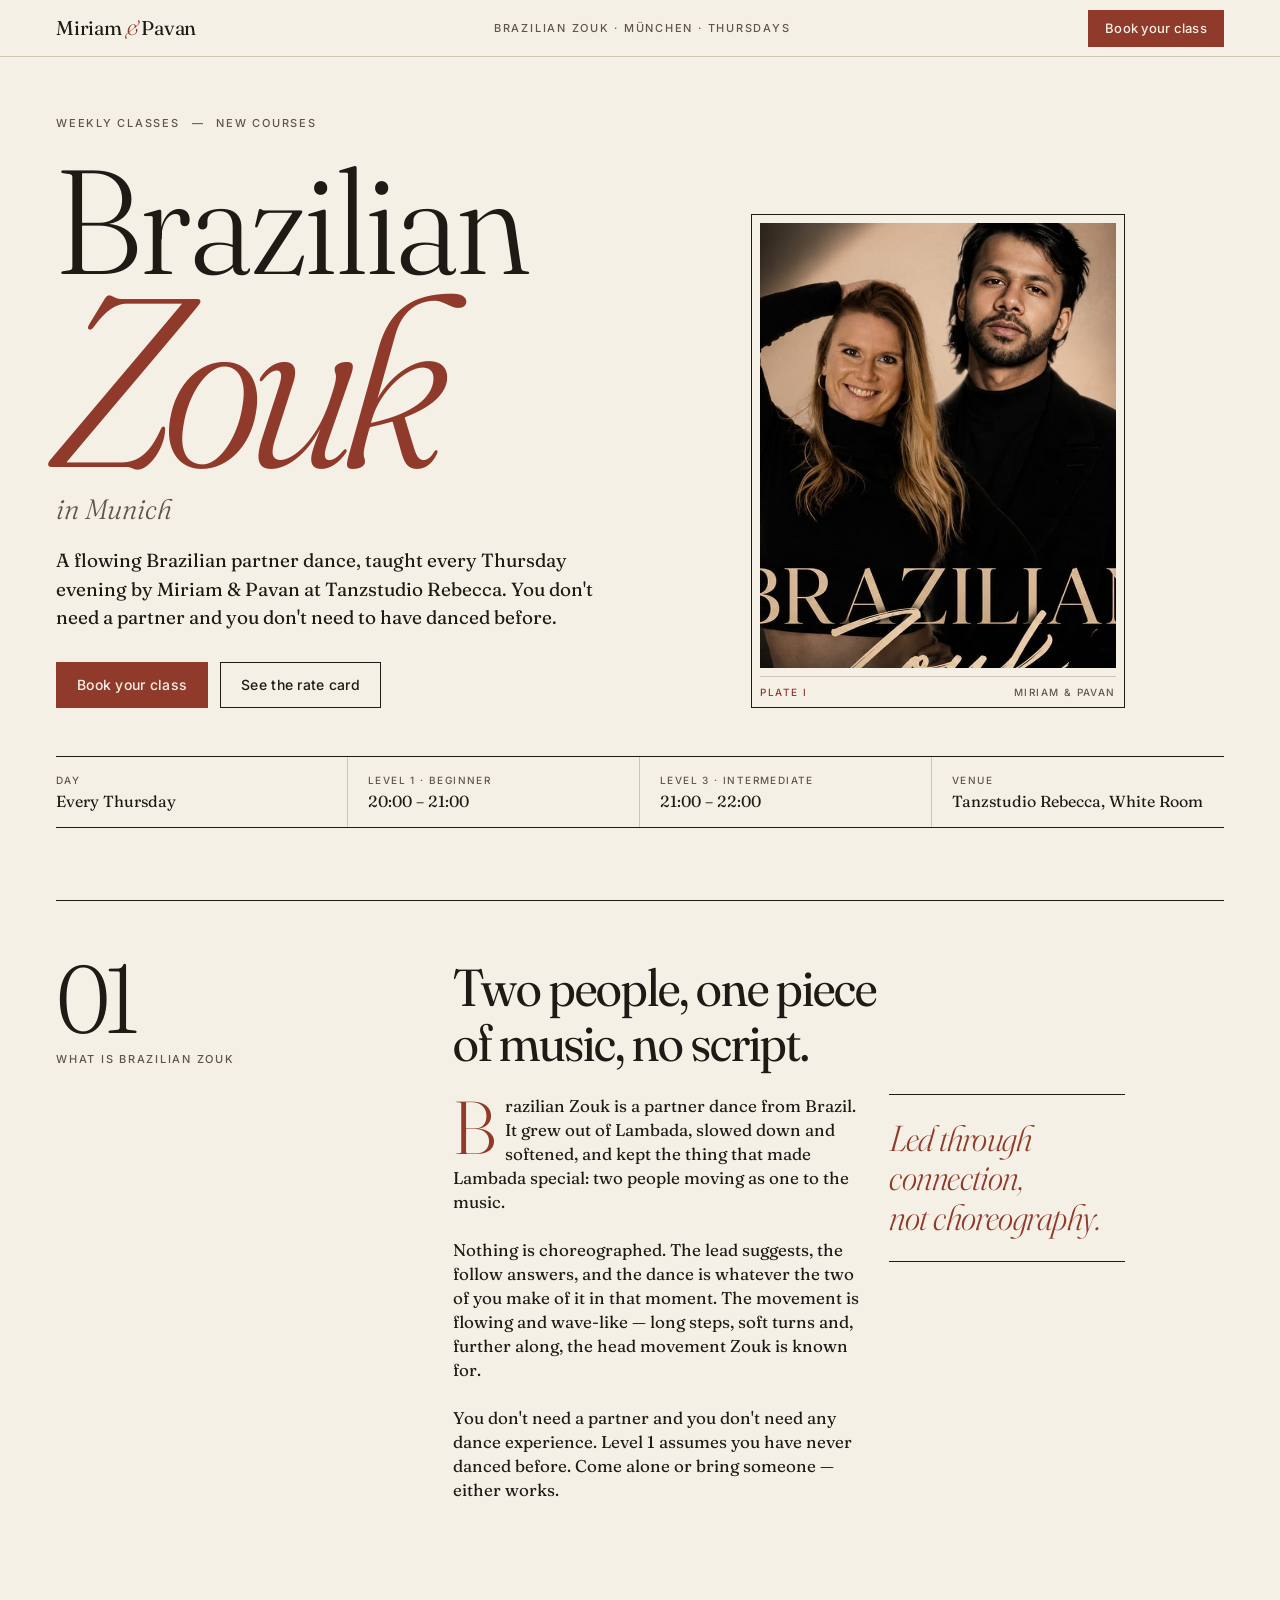
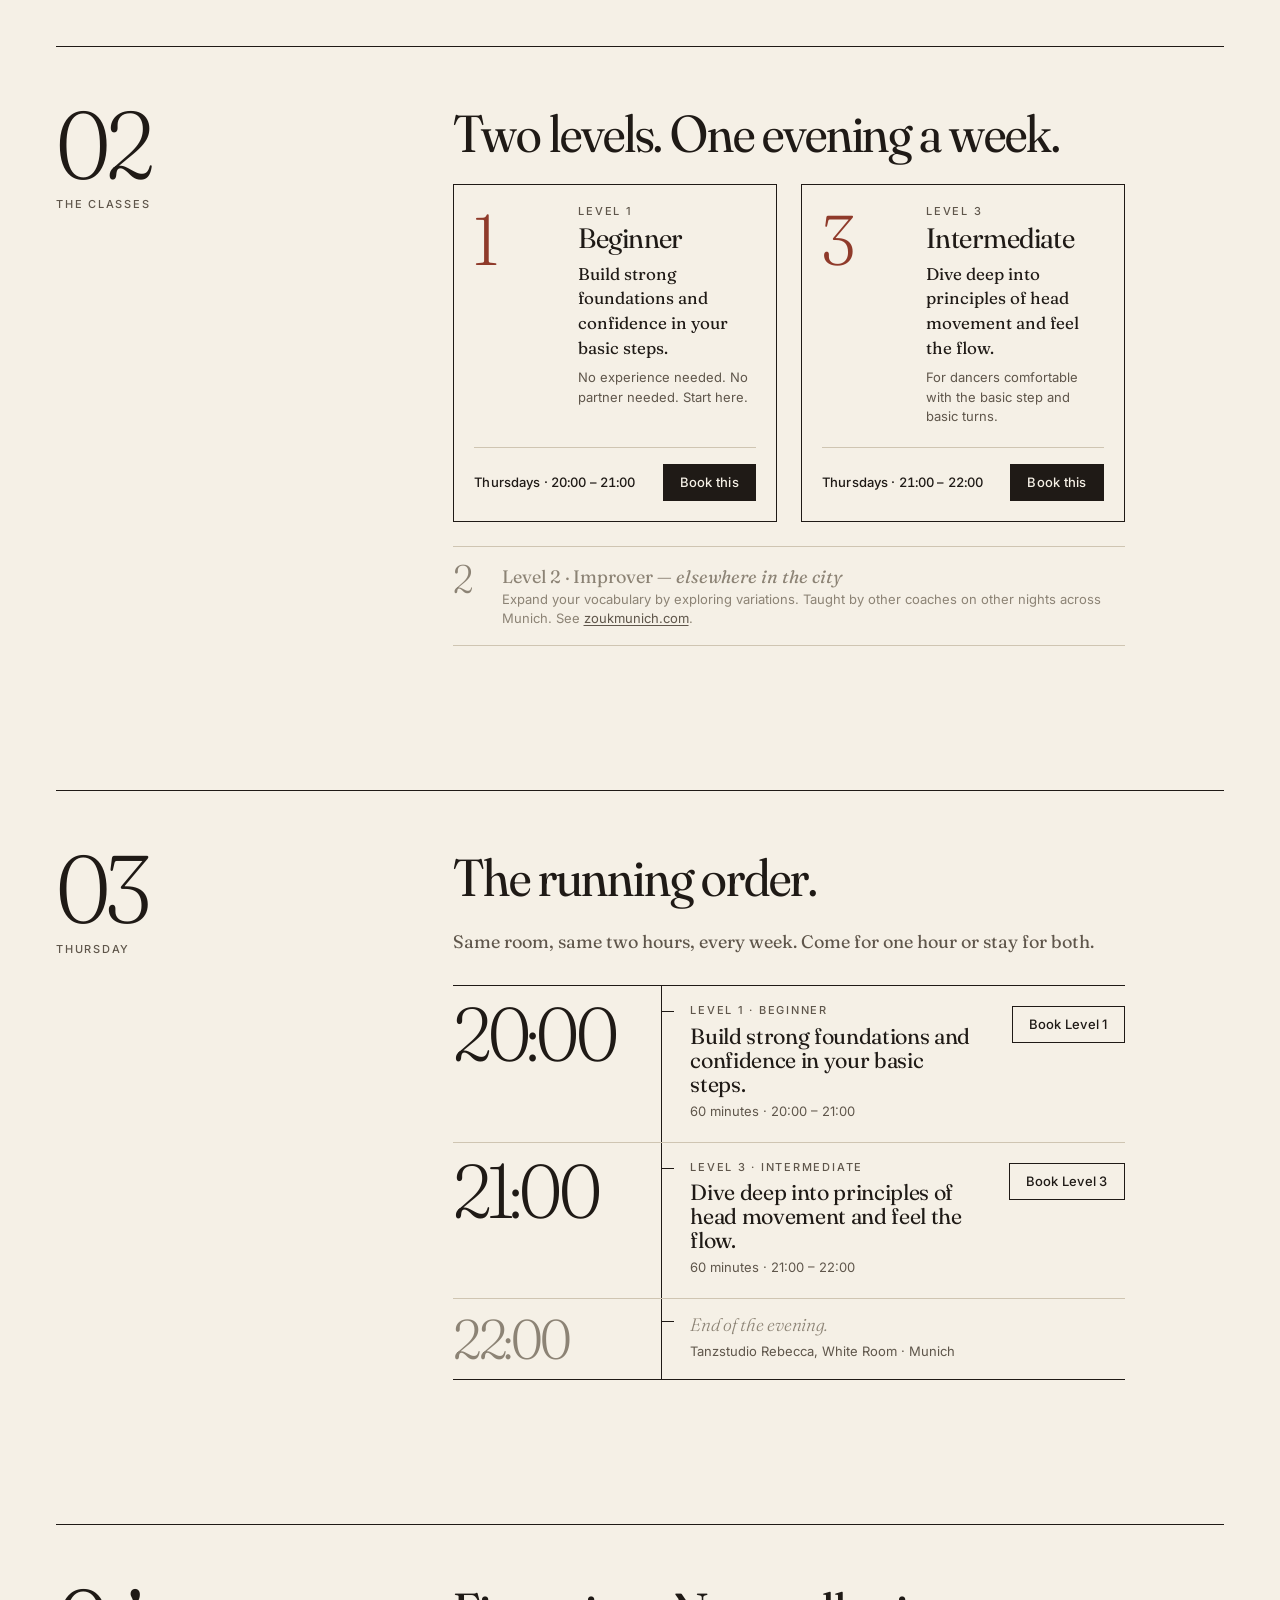
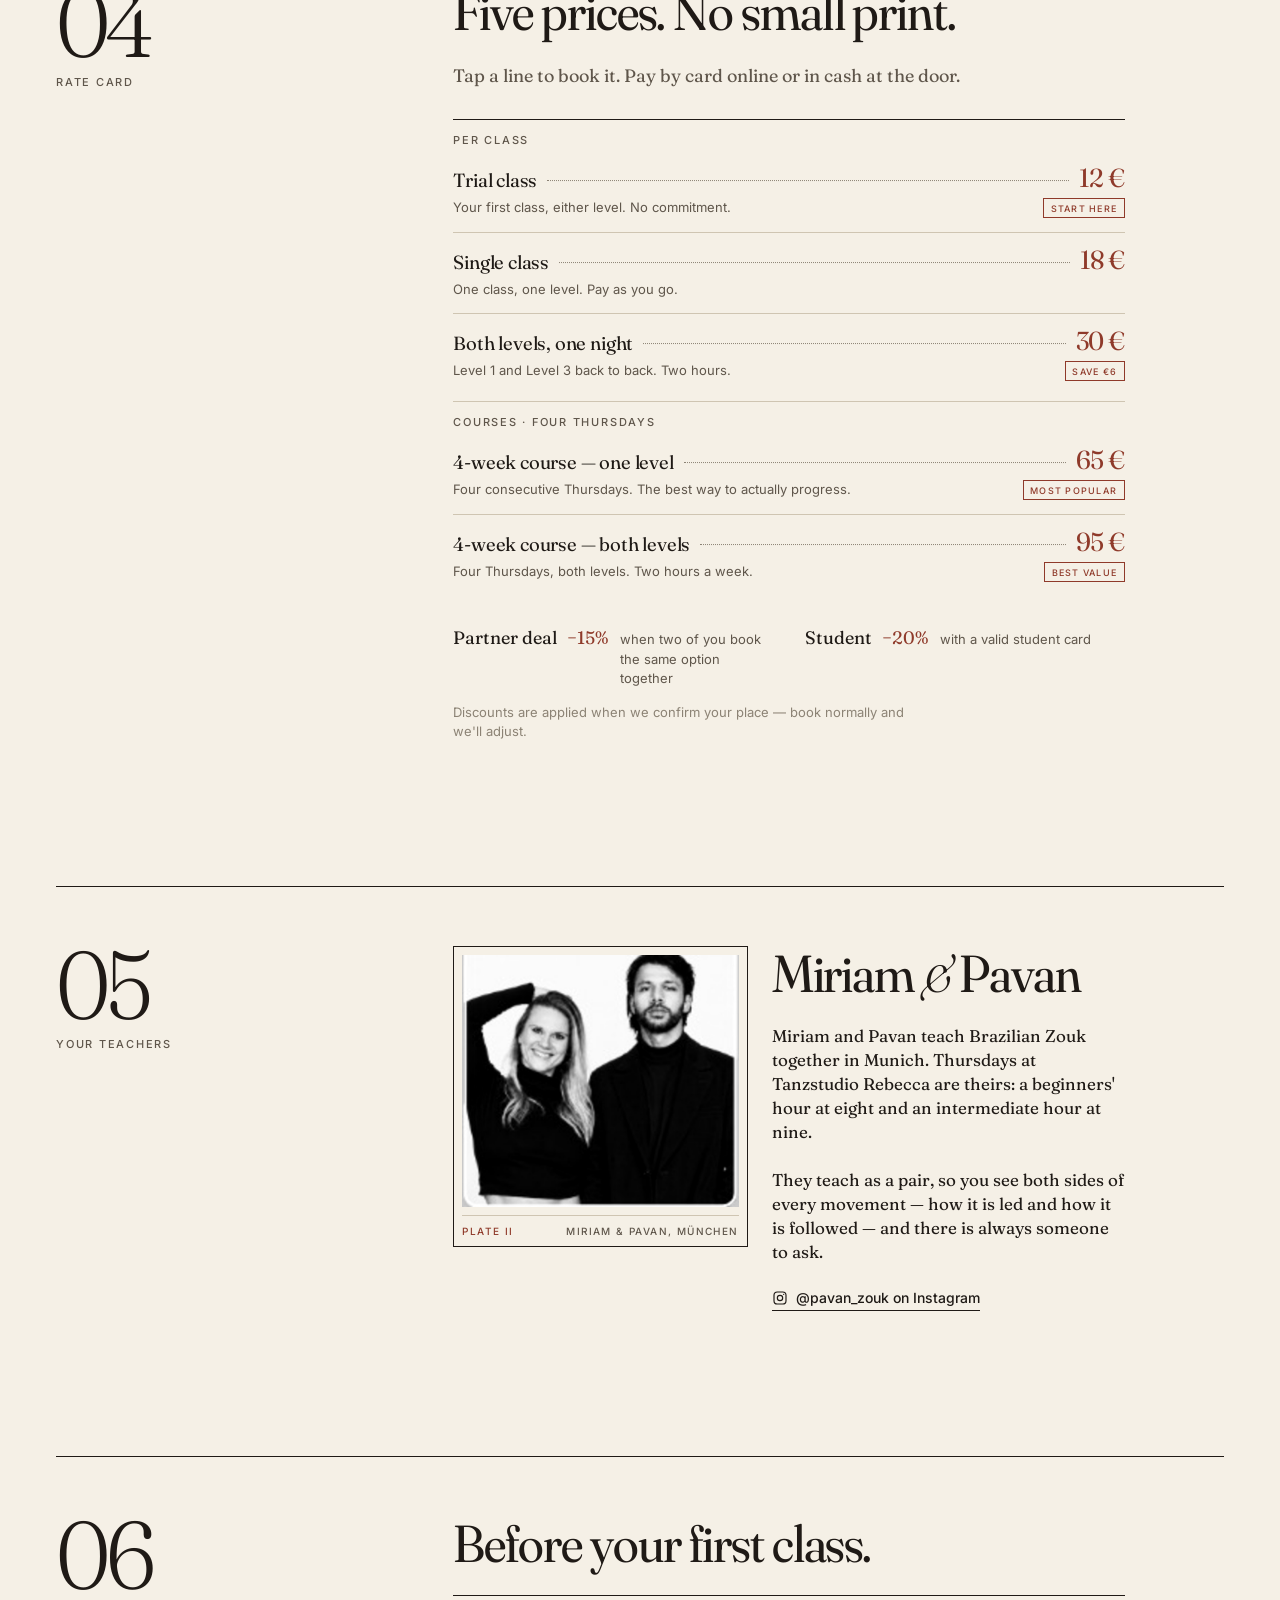
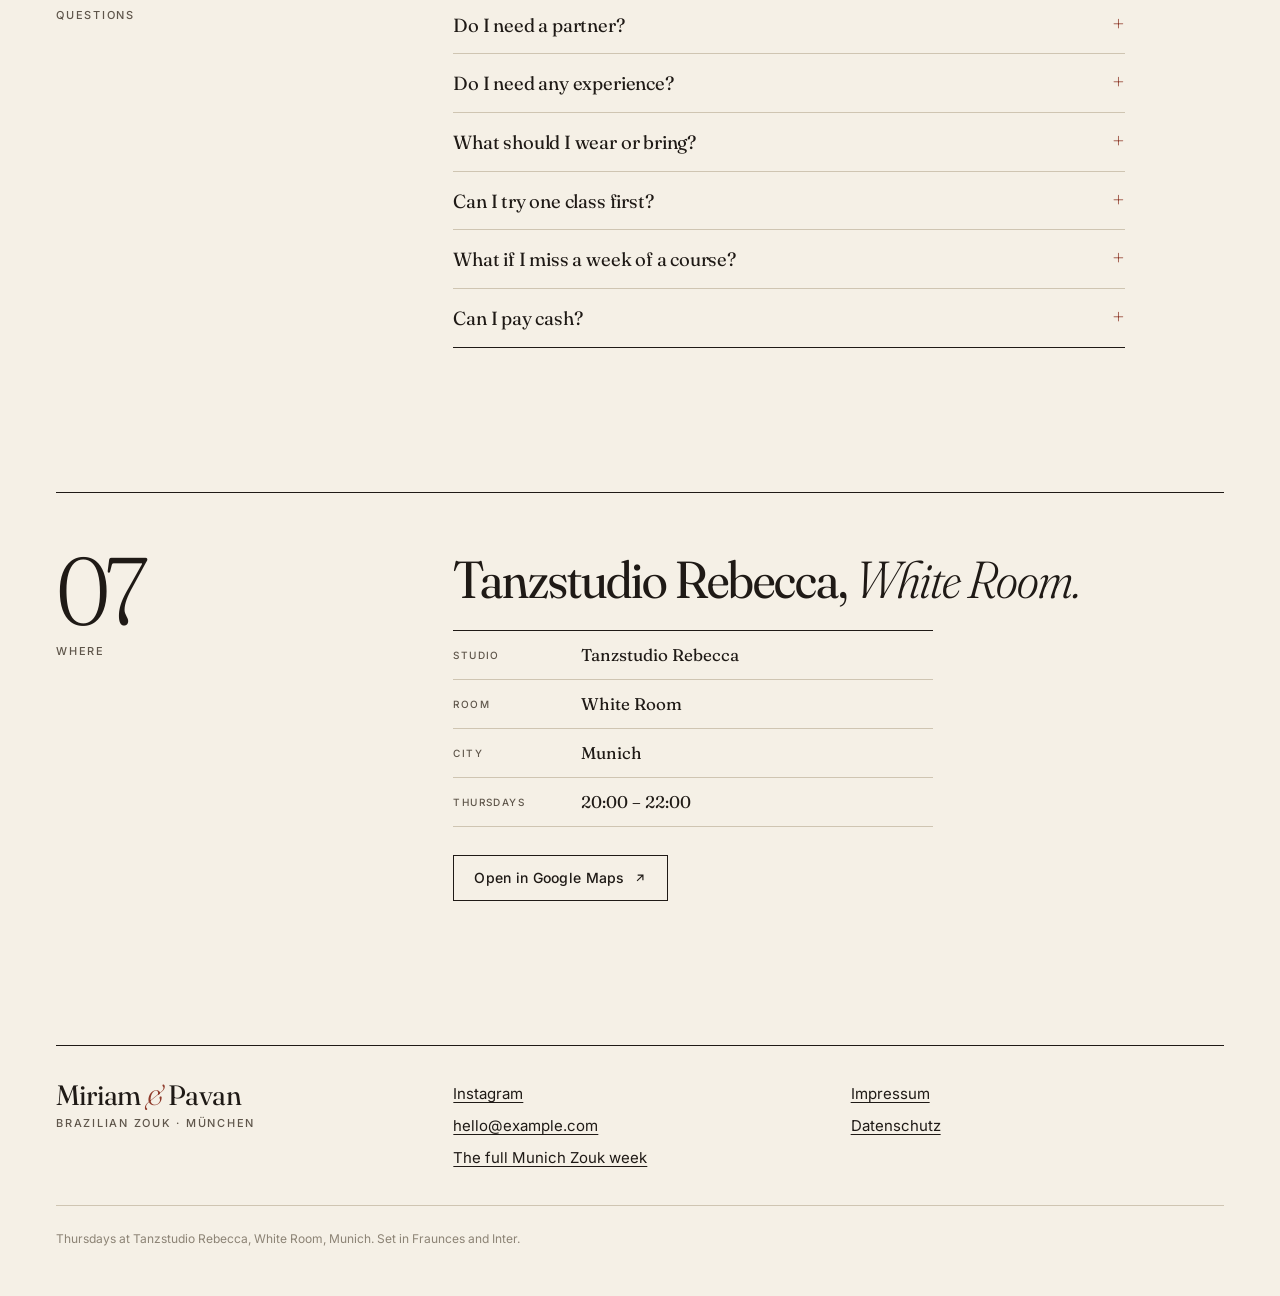
<file: 02-editorial/index.html>
<!DOCTYPE html>
<html lang="en">
<head>
  <meta charset="utf-8">
  <meta name="viewport" content="width=device-width, initial-scale=1">
  <meta name="robots" content="noindex, nofollow">
  <title>Miriam &amp; Pavan — Brazilian Zouk in Munich, Thursdays</title>
  <meta name="description" content="Weekly Brazilian Zouk classes in Munich with Miriam & Pavan. Thursdays at Tanzstudio Rebecca, White Room: Level 1 Beginner 20:00, Level 3 Intermediate 21:00. No partner, no experience needed. Book online or pay cash at the door.">
  <meta name="theme-color" content="#F5F0E6">
  <link rel="icon" href="data:image/svg+xml,%3Csvg xmlns=%27http://www.w3.org/2000/svg%27 viewBox=%270 0 64 64%27%3E%3Crect width=%2764%27 height=%2764%27 fill=%27%23F5F0E6%27/%3E%3Ctext x=%2732%27 y=%2746%27 text-anchor=%27middle%27 font-family=%27Georgia,serif%27 font-style=%27italic%27 font-size=%2740%27 fill=%27%238F3A2A%27%3EZ%3C/text%3E%3C/svg%3E">
  <meta property="og:type" content="website">
  <meta property="og:title" content="Miriam & Pavan — Brazilian Zouk in Munich">
  <meta property="og:description" content="Thursdays at Tanzstudio Rebecca. Level 1 Beginner 20:00, Level 3 Intermediate 21:00. No partner or experience needed — trial class €12.">
  <meta property="og:image" content="https://ojallington.github.io/vedant-zouk/assets/poster.jpg">
  <meta property="og:image:width" content="1254">
  <meta property="og:image:height" content="1254">
  <meta name="twitter:card" content="summary_large_image">
  <link rel="preconnect" href="https://fonts.googleapis.com">
  <link rel="preconnect" href="https://fonts.gstatic.com" crossorigin>
  <link href="https://fonts.googleapis.com/css2?family=Fraunces:ital,opsz,wght@0,9..144,300..400;1,9..144,300..400&family=Inter:wght@400;500;600&display=swap" rel="stylesheet">
  <link rel="stylesheet" href="./styles.css">
</head>
<body>
  <a class="skip" href="#main">Skip to content</a>

  <header class="bar" id="top">
    <div class="wrap bar-in">
      <a class="brand" href="#top">Miriam <em>&amp;</em> Pavan</a>
      <p class="bar-meta">Brazilian Zouk <span aria-hidden="true">·</span> München <span aria-hidden="true">·</span> Thursdays</p>
      <button type="button" class="btn btn-accent btn-sm" data-book>Book your class</button>
    </div>
  </header>

  <div id="notice" class="notice wrap" hidden role="status"></div>

  <main id="main">

    <!-- ========================================================= HERO / MASTHEAD -->
    <section class="hero wrap" aria-labelledby="mast">
      <div class="hero-grid">
        <div class="hero-type">
          <p class="label hero-kicker"><span>Weekly classes</span><span aria-hidden="true">—</span><span>New courses</span></p>
          <h1 class="mast" id="mast">
            <span class="mast-a">Brazilian</span>
            <span class="mast-b">Zouk</span>
            <span class="mast-c">in Munich</span>
          </h1>
          <p class="standfirst">
            A flowing Brazilian partner dance, taught every Thursday evening by Miriam &amp; Pavan at
            Tanzstudio Rebecca. You don't need a partner and you don't need to have danced before.
          </p>
          <div class="hero-cta">
            <button type="button" class="btn btn-accent" data-book>Book your class</button>
            <a class="btn btn-ghost" href="#rates">See the rate card</a>
          </div>
        </div>

        <figure class="plate hero-plate">
          <div class="plate-img"><img src="../assets/poster-couple.jpg" width="1254" height="980"
               alt="Miriam and Pavan in black, photographed for their Brazilian Zouk course poster. Miriam smiles with one arm raised; Pavan stands beside her looking straight ahead."></div>
          <figcaption><span>Plate I</span><span>Miriam &amp; Pavan</span></figcaption>
        </figure>
      </div>

      <dl class="dateline">
        <div><dt>Day</dt><dd>Every Thursday</dd></div>
        <div><dt>Level 1 · Beginner</dt><dd><time datetime="20:00">20:00</time> – <time datetime="21:00">21:00</time></dd></div>
        <div><dt>Level 3 · Intermediate</dt><dd><time datetime="21:00">21:00</time> – <time datetime="22:00">22:00</time></dd></div>
        <div><dt>Venue</dt><dd>Tanzstudio Rebecca, White Room</dd></div>
      </dl>
    </section>

    <!-- ========================================================= 01 WHAT IS ZOUK -->
    <section class="sec wrap" id="about" aria-labelledby="about-h">
      <header class="mark">
        <span class="folio" aria-hidden="true">01</span>
        <p class="label">What is Brazilian Zouk</p>
      </header>
      <div class="body">
        <h2 class="h2" id="about-h">Two people, one piece of music, no script.</h2>
        <div class="prose-grid">
          <div class="prose">
            <p class="dropcap">Brazilian Zouk is a partner dance from Brazil. It grew out of Lambada, slowed
              down and softened, and kept the thing that made Lambada special: two people moving as one
              to the music.</p>
            <p>Nothing is choreographed. The lead suggests, the follow answers, and the dance is whatever
              the two of you make of it in that moment. The movement is flowing and wave-like — long
              steps, soft turns and, further along, the head movement Zouk is known for.</p>
            <p>You don't need a partner and you don't need any dance experience. Level&nbsp;1 assumes you
              have never danced before. Come alone or bring someone — either works.</p>
          </div>
          <blockquote class="pull">
            <p>Led through connection, not choreography.</p>
          </blockquote>
        </div>
      </div>
    </section>

    <!-- ========================================================= 02 THE CLASSES -->
    <section class="sec wrap" id="classes" aria-labelledby="classes-h">
      <header class="mark">
        <span class="folio" aria-hidden="true">02</span>
        <p class="label">The classes</p>
      </header>
      <div class="body">
        <h2 class="h2" id="classes-h">Two levels. One evening a week.</h2>
        <div class="levels" id="levels" aria-live="polite"></div>
        <aside class="level-other" id="level-other"></aside>
      </div>
    </section>

    <!-- ========================================================= 03 THURSDAY -->
    <section class="sec wrap" id="schedule" aria-labelledby="schedule-h">
      <header class="mark">
        <span class="folio" aria-hidden="true">03</span>
        <p class="label">Thursday</p>
      </header>
      <div class="body">
        <h2 class="h2" id="schedule-h">The running order.</h2>
        <p class="lede">Same room, same two hours, every week. Come for one hour or stay for both.</p>
        <ol class="order" id="order"></ol>
      </div>
    </section>

    <!-- ========================================================= 04 RATE CARD -->
    <section class="sec wrap" id="rates" aria-labelledby="rates-h">
      <header class="mark">
        <span class="folio" aria-hidden="true">04</span>
        <p class="label">Rate card</p>
      </header>
      <div class="body">
        <h2 class="h2" id="rates-h">Five prices. No small print.</h2>
        <p class="lede">Tap a line to book it. Pay by card online or in cash at the door.</p>
        <div class="rate" id="rate"></div>
        <dl class="discounts" id="discounts"></dl>
        <p class="discount-note" id="discount-note"></p>
      </div>
    </section>

    <!-- ========================================================= 05 TEACHERS -->
    <section class="sec wrap" id="teachers" aria-labelledby="teachers-h">
      <header class="mark">
        <span class="folio" aria-hidden="true">05</span>
        <p class="label">Your teachers</p>
      </header>
      <div class="body teachers-grid">
        <figure class="plate teachers-plate">
          <img src="../assets/miriam-pavan.jpg" width="744" height="680"
               alt="Black and white portrait of Miriam and Pavan standing side by side.">
          <figcaption><span>Plate II</span><span>Miriam &amp; Pavan, München</span></figcaption>
        </figure>
        <div class="teachers-text">
          <h2 class="h2" id="teachers-h">Miriam <em>&amp;</em> Pavan</h2>
          <!-- PLACEHOLDER BIO — replace with Miriam & Pavan's own words before launch. -->
          <div class="prose">
            <p>Miriam and Pavan teach Brazilian Zouk together in Munich. Thursdays at Tanzstudio Rebecca
              are theirs: a beginners' hour at eight and an intermediate hour at nine.</p>
            <p>They teach as a pair, so you see both sides of every movement — how it is led and how it is
              followed — and there is always someone to ask.</p>
          </div>
          <p class="teachers-links">
            <a class="link-arrow" href="https://www.instagram.com/pavan_zouk" rel="noopener" target="_blank">
              <svg width="16" height="16" viewBox="0 0 24 24" fill="none" stroke="currentColor" stroke-width="1.75" aria-hidden="true"><rect x="3" y="3" width="18" height="18" rx="5"/><circle cx="12" cy="12" r="4"/><circle cx="17.5" cy="6.5" r="1" fill="currentColor" stroke="none"/></svg>
              @pavan_zouk on Instagram
            </a>
          </p>
        </div>
      </div>
    </section>

    <!-- ========================================================= 06 FAQ -->
    <section class="sec wrap" id="faq" aria-labelledby="faq-h">
      <header class="mark">
        <span class="folio" aria-hidden="true">06</span>
        <p class="label">Questions</p>
      </header>
      <div class="body">
        <h2 class="h2" id="faq-h">Before your first class.</h2>
        <div class="faq">
          <details name="faq">
            <summary>Do I need a partner?</summary>
            <div class="faq-a"><p>No. Come alone or with someone — either works. You don't need to bring anyone to take part, and you'll be dancing from the first class.</p></div>
          </details>
          <details name="faq">
            <summary>Do I need any experience?</summary>
            <div class="faq-a"><p>No. Level 1 assumes you have never danced before. If you already know the basic step and basic turns, Level 3 is for you — and if you're unsure, write to us or start with a trial class at Level 1.</p></div>
          </details>
          <details name="faq">
            <summary>What should I wear or bring?</summary>
            <div class="faq-a"><p>Comfortable clothes you can move in, and clean indoor shoes with smooth soles — socks work too. Bring water.</p></div>
          </details>
          <details name="faq">
            <summary>Can I try one class first?</summary>
            <div class="faq-a"><p>Yes. The trial class is <span data-price="trial"></span> for either level, no commitment. If you like it, book a single class or a 4-week course afterwards.</p></div>
          </details>
          <details name="faq">
            <summary>What if I miss a week of a course?</summary>
            <div class="faq-a"><p>Write to us. Missed weeks are handled case by case — we would rather you come back than drop out.</p></div>
          </details>
          <details name="faq">
            <summary>Can I pay cash?</summary>
            <div class="faq-a"><p>Yes, at the door. Choose “cash at the door” when you book and we'll hold your place; you pay when you arrive.</p></div>
          </details>
        </div>
      </div>
    </section>

    <!-- ========================================================= 07 LOCATION -->
    <section class="sec wrap" id="where" aria-labelledby="where-h">
      <header class="mark">
        <span class="folio" aria-hidden="true">07</span>
        <p class="label">Where</p>
      </header>
      <div class="body">
        <h2 class="h2" id="where-h">Tanzstudio Rebecca, <em>White Room.</em></h2>
        <div class="where-grid">
          <dl class="where-dl">
            <div><dt>Studio</dt><dd>Tanzstudio Rebecca</dd></div>
            <div><dt>Room</dt><dd>White Room</dd></div>
            <div><dt>City</dt><dd>Munich</dd></div>
            <div><dt>Thursdays</dt><dd>20:00 – 22:00</dd></div>
          </dl>
          <p class="where-cta">
            <a class="btn btn-ghost" href="https://www.google.com/maps/search/?api=1&query=Tanzstudio+Rebecca+M%C3%BCnchen" rel="noopener" target="_blank">
              Open in Google Maps
              <svg width="14" height="14" viewBox="0 0 24 24" fill="none" stroke="currentColor" stroke-width="2" aria-hidden="true"><path d="M7 17 17 7M8 7h9v9"/></svg>
            </a>
          </p>
        </div>
      </div>
    </section>

    <!-- ========================================================= YOUR BOOKINGS -->
    <!--
      "Your bookings" is a per-device record kept in localStorage. A static site cannot do real
      cross-device accounts; that needs a backend — see the repo README § "Real accounts".
    -->
    <section class="sec wrap" id="bookings" aria-labelledby="bookings-h" hidden>
      <header class="mark">
        <span class="folio" aria-hidden="true">§</span>
        <p class="label">On this device</p>
      </header>
      <div class="body">
        <h2 class="h2" id="bookings-h">Your bookings.</h2>
        <p class="lede">Kept on this phone or computer only. We'll confirm each one by email.</p>
        <ol class="history" id="history"></ol>
        <p><button type="button" class="btn btn-ghost btn-sm" id="clear-history">Clear this list</button></p>
      </div>
    </section>

  </main>

  <!-- ========================================================= FOOTER / COLOPHON -->
  <footer class="colophon wrap">
    <div class="colophon-grid">
      <div>
        <p class="brand-foot">Miriam <em>&amp;</em> Pavan</p>
        <p class="label">Brazilian Zouk · München</p>
      </div>
      <ul class="foot-list">
        <li><a href="https://www.instagram.com/pavan_zouk" rel="noopener" target="_blank">Instagram</a></li>
        <li><a href="mailto:hello@example.com" id="foot-email">hello@example.com</a></li>
        <li><a href="https://zoukmunich.com/de/" rel="noopener" target="_blank">The full Munich Zouk week</a></li>
      </ul>
      <ul class="foot-list foot-legal">
        <!-- TODO: German law requires a real Impressum and Datenschutzerklärung before launch. -->
        <li><a href="#">Impressum</a></li>
        <li><a href="#">Datenschutz</a></li>
      </ul>
    </div>
    <p class="foot-note">Thursdays at Tanzstudio Rebecca, White Room, Munich. Set in Fraunces and Inter.</p>
  </footer>

  <!-- ========================================================= BOOKING DIALOG -->
  <dialog class="booking" id="booking" aria-labelledby="bk-title">
    <div class="bk">
      <header class="bk-head">
        <div>
          <p class="label">Anmeldung</p>
          <h2 class="bk-title" id="bk-title">Book your class</h2>
        </div>
        <button type="button" class="bk-close" id="bk-close" aria-label="Close booking">
          <svg width="20" height="20" viewBox="0 0 24 24" fill="none" stroke="currentColor" stroke-width="1.75" aria-hidden="true"><path d="M6 6l12 12M18 6 6 18"/></svg>
        </button>
      </header>

      <ol class="steps" id="steps" aria-label="Booking steps">
        <li data-step="1"><span class="steps-n">1</span><span class="steps-t">Choose</span></li>
        <li data-step="2"><span class="steps-n">2</span><span class="steps-t">Details</span></li>
        <li data-step="3"><span class="steps-n">3</span><span class="steps-t">Pay</span></li>
      </ol>

      <div class="bk-body" id="bk-body">

        <!-- STEP 1 · CHOOSE -->
        <section class="bk-step" data-panel="1" aria-labelledby="bk-s1">
          <h3 class="bk-h" id="bk-s1">What would you like to book?</h3>

          <fieldset class="fs" id="fs-level">
            <legend class="label">Level</legend>
            <div class="seg" id="level-seg" role="radiogroup" aria-label="Level"></div>
            <p class="error" aria-live="polite" id="err-level" hidden></p>
          </fieldset>

          <fieldset class="fs" id="fs-option">
            <legend class="label">Option</legend>
            <div class="opts" id="opts" role="radiogroup" aria-label="Option"></div>
            <p class="error" aria-live="polite" id="err-option" hidden></p>
          </fieldset>
        </section>

        <!-- STEP 2 · DETAILS -->
        <section class="bk-step" data-panel="2" aria-labelledby="bk-s2" hidden>
          <h3 class="bk-h" id="bk-s2">Who is coming?</h3>
          <form id="details" novalidate autocomplete="on">
            <div class="fields">
              <div class="field">
                <label for="f-first">First name</label>
                <input id="f-first" name="firstName" type="text" autocomplete="given-name" required aria-describedby="err-firstName">
                <p class="error" aria-live="polite" id="err-firstName" hidden></p>
              </div>
              <div class="field">
                <label for="f-last">Last name</label>
                <input id="f-last" name="lastName" type="text" autocomplete="family-name" required aria-describedby="err-lastName">
                <p class="error" aria-live="polite" id="err-lastName" hidden></p>
              </div>
              <div class="field field-wide">
                <label for="f-email">Email</label>
                <input id="f-email" name="email" type="email" inputmode="email" autocomplete="email" required aria-describedby="err-email">
                <p class="error" aria-live="polite" id="err-email" hidden></p>
              </div>
              <div class="field field-wide">
                <label for="f-phone">Phone <span class="opt">optional</span></label>
                <input id="f-phone" name="phone" type="tel" inputmode="tel" autocomplete="tel">
              </div>

              <div class="field field-wide field-check">
                <label class="check">
                  <input id="f-partner" name="withPartner" type="checkbox">
                  <span class="check-box" aria-hidden="true"></span>
                  <span>I'm booking with a partner <span class="opt">−15% partner deal</span></span>
                </label>
              </div>
              <div class="field field-wide" id="partner-field" hidden>
                <label for="f-partner-name">Partner's name</label>
                <input id="f-partner-name" name="partnerName" type="text" autocomplete="off" aria-describedby="err-partnerName">
                <p class="error" aria-live="polite" id="err-partnerName" hidden></p>
              </div>

              <fieldset class="field field-wide fs-role">
                <legend>Role preference</legend>
                <div class="seg" role="radiogroup" aria-label="Role preference">
                  <label class="seg-item"><input type="radio" name="role" value="Lead"><span>Lead</span></label>
                  <label class="seg-item"><input type="radio" name="role" value="Follow"><span>Follow</span></label>
                  <label class="seg-item"><input type="radio" name="role" value="Either" checked><span>Either</span></label>
                </div>
              </fieldset>

              <div class="field field-wide">
                <label for="f-notes">Notes <span class="opt">optional</span></label>
                <textarea id="f-notes" name="notes" rows="3" placeholder="Anything we should know — a student card, a question, a name you go by."></textarea>
              </div>
            </div>
          </form>
        </section>

        <!-- STEP 3 · PAY -->
        <section class="bk-step" data-panel="3" aria-labelledby="bk-s3" hidden>
          <h3 class="bk-h" id="bk-s3">How would you like to pay?</h3>
          <dl class="summary" id="summary"></dl>
          <!-- § 312j Abs. 3 BGB (Button-Loesung): this button concludes a paid contract, so its
               label must unambiguously state the payment obligation. "Buy now" corresponds to
               "kaufen", which is accepted. If this page is translated, it MUST read
               "zahlungspflichtig bestellen". Wrong label = no contract and no claim to payment
               (§ 312j Abs. 4). Confirm final wording with a Rechtsanwalt. -->
                    <div class="pay">
            <button type="button" class="pay-card" id="pay-card">
              <span class="label">Buy now</span>
              <span class="pay-title">Card, now</span>
              <span class="pay-text" id="pay-card-text">Secure checkout with Stripe. Your place is confirmed the moment payment goes through.</span>
              <span class="pay-go">Continue to Stripe
                <svg width="14" height="14" viewBox="0 0 24 24" fill="none" stroke="currentColor" stroke-width="2" aria-hidden="true"><path d="M5 12h14M13 6l6 6-6 6"/></svg>
              </span>
            </button>
            <button type="button" class="pay-card" id="pay-cash">
              <span class="label">Pay cash</span>
              <span class="pay-title">Cash, at the door</span>
              <span class="pay-text">Nothing to pay now. We hold your place and email you to confirm; you pay when you arrive.</span>
              <span class="pay-go">Request my place
                <svg width="14" height="14" viewBox="0 0 24 24" fill="none" stroke="currentColor" stroke-width="2" aria-hidden="true"><path d="M5 12h14M13 6l6 6-6 6"/></svg>
              </span>
            </button>
          </div>
          <p class="error" aria-live="polite" id="err-pay" hidden></p>
        </section>

        <!-- DONE -->
        <section class="bk-step bk-done" data-panel="done" aria-labelledby="bk-s4" hidden>
          <p class="label">Booking requested</p>
          <h3 class="bk-h bk-h-big" id="bk-s4">See you on Thursday.</h3>
          <p class="done-lede" id="done-lede">We'll email you to confirm your place.</p>
          <dl class="summary" id="done-summary"></dl>
          <p class="done-note" id="done-note" hidden></p>
        </section>
      </div>

      <footer class="bk-foot" id="bk-foot">
        <div class="total" id="total">
          <span class="label">Total</span>
          <span class="total-n" id="total-n">—</span>
        </div>
        <div class="bk-actions">
          <button type="button" class="btn btn-ghost" id="bk-back" hidden>Back</button>
          <button type="button" class="btn btn-accent" id="bk-next">Continue</button>
          <button type="button" class="btn btn-accent" id="bk-done" hidden>Done</button>
        </div>
      </footer>
    </div>
  </dialog>

  <script type="module" src="./app.js"></script>
</body>
</html>
</file>
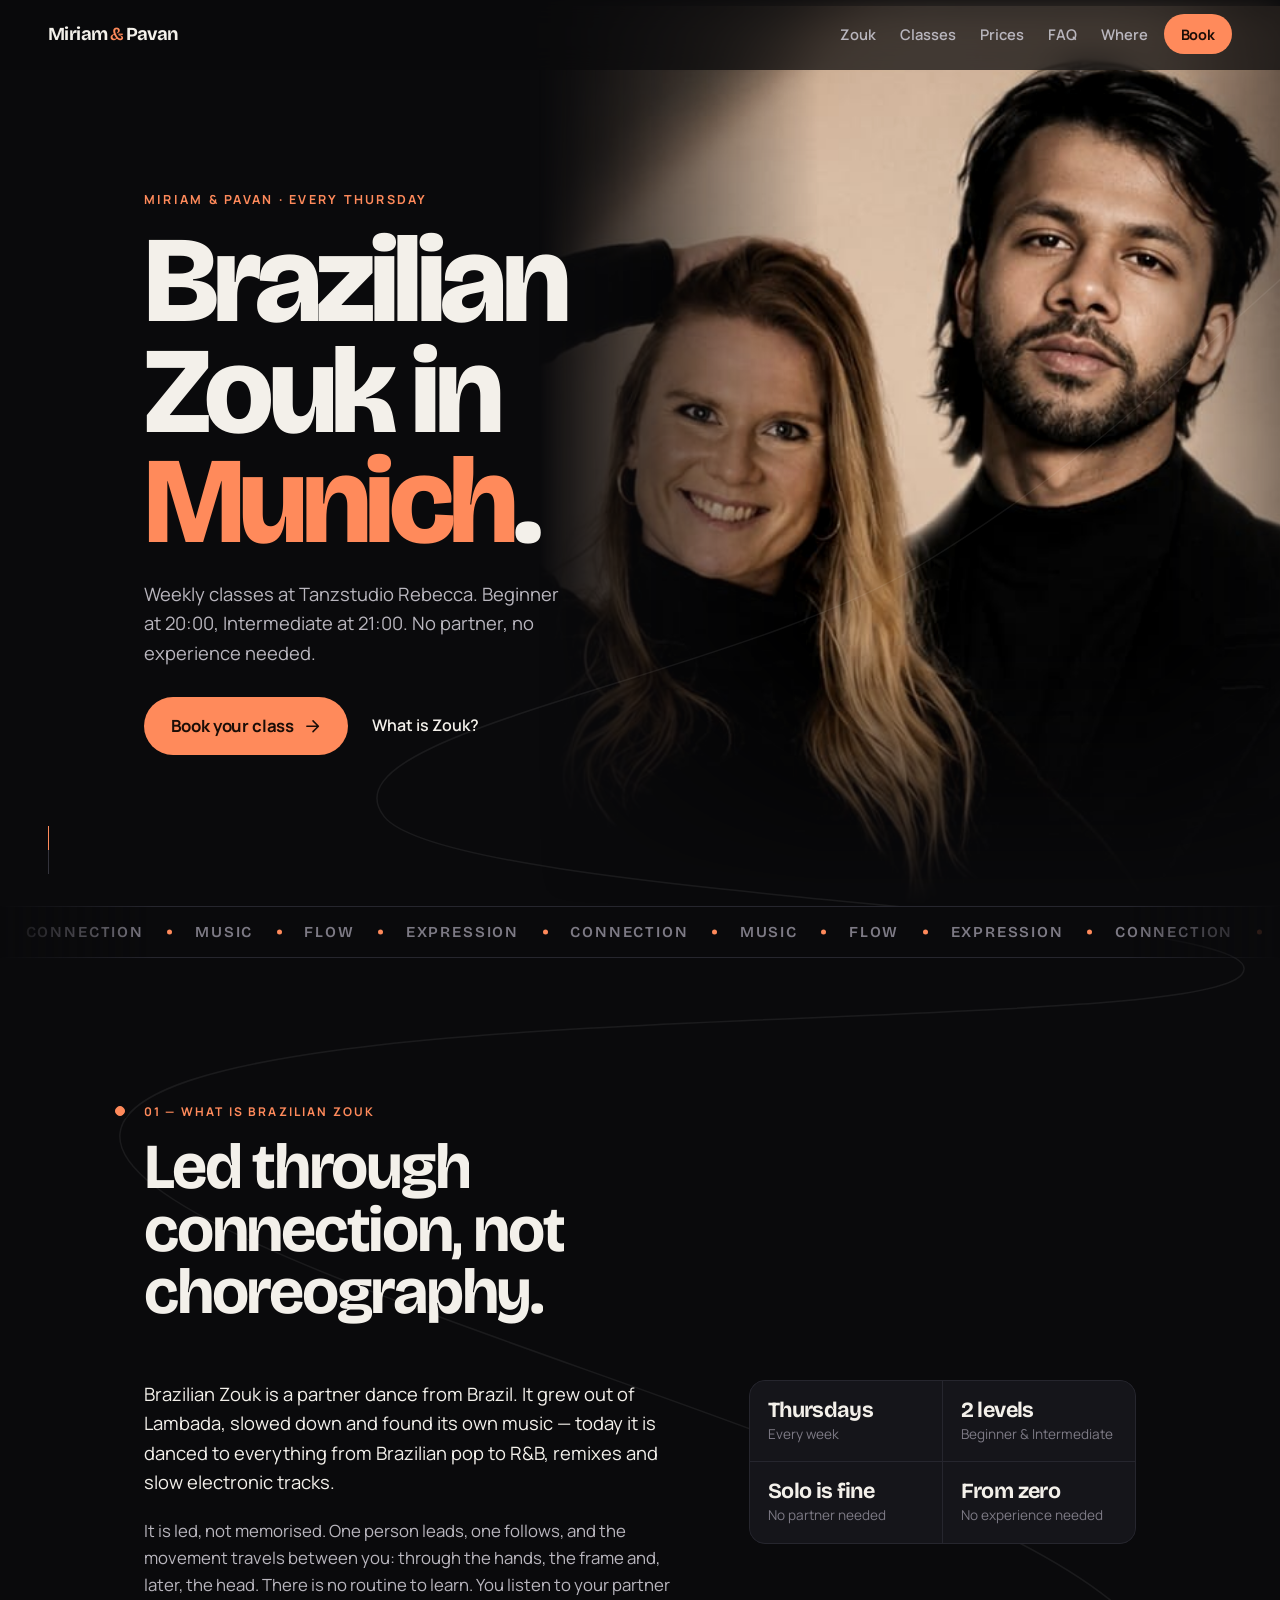
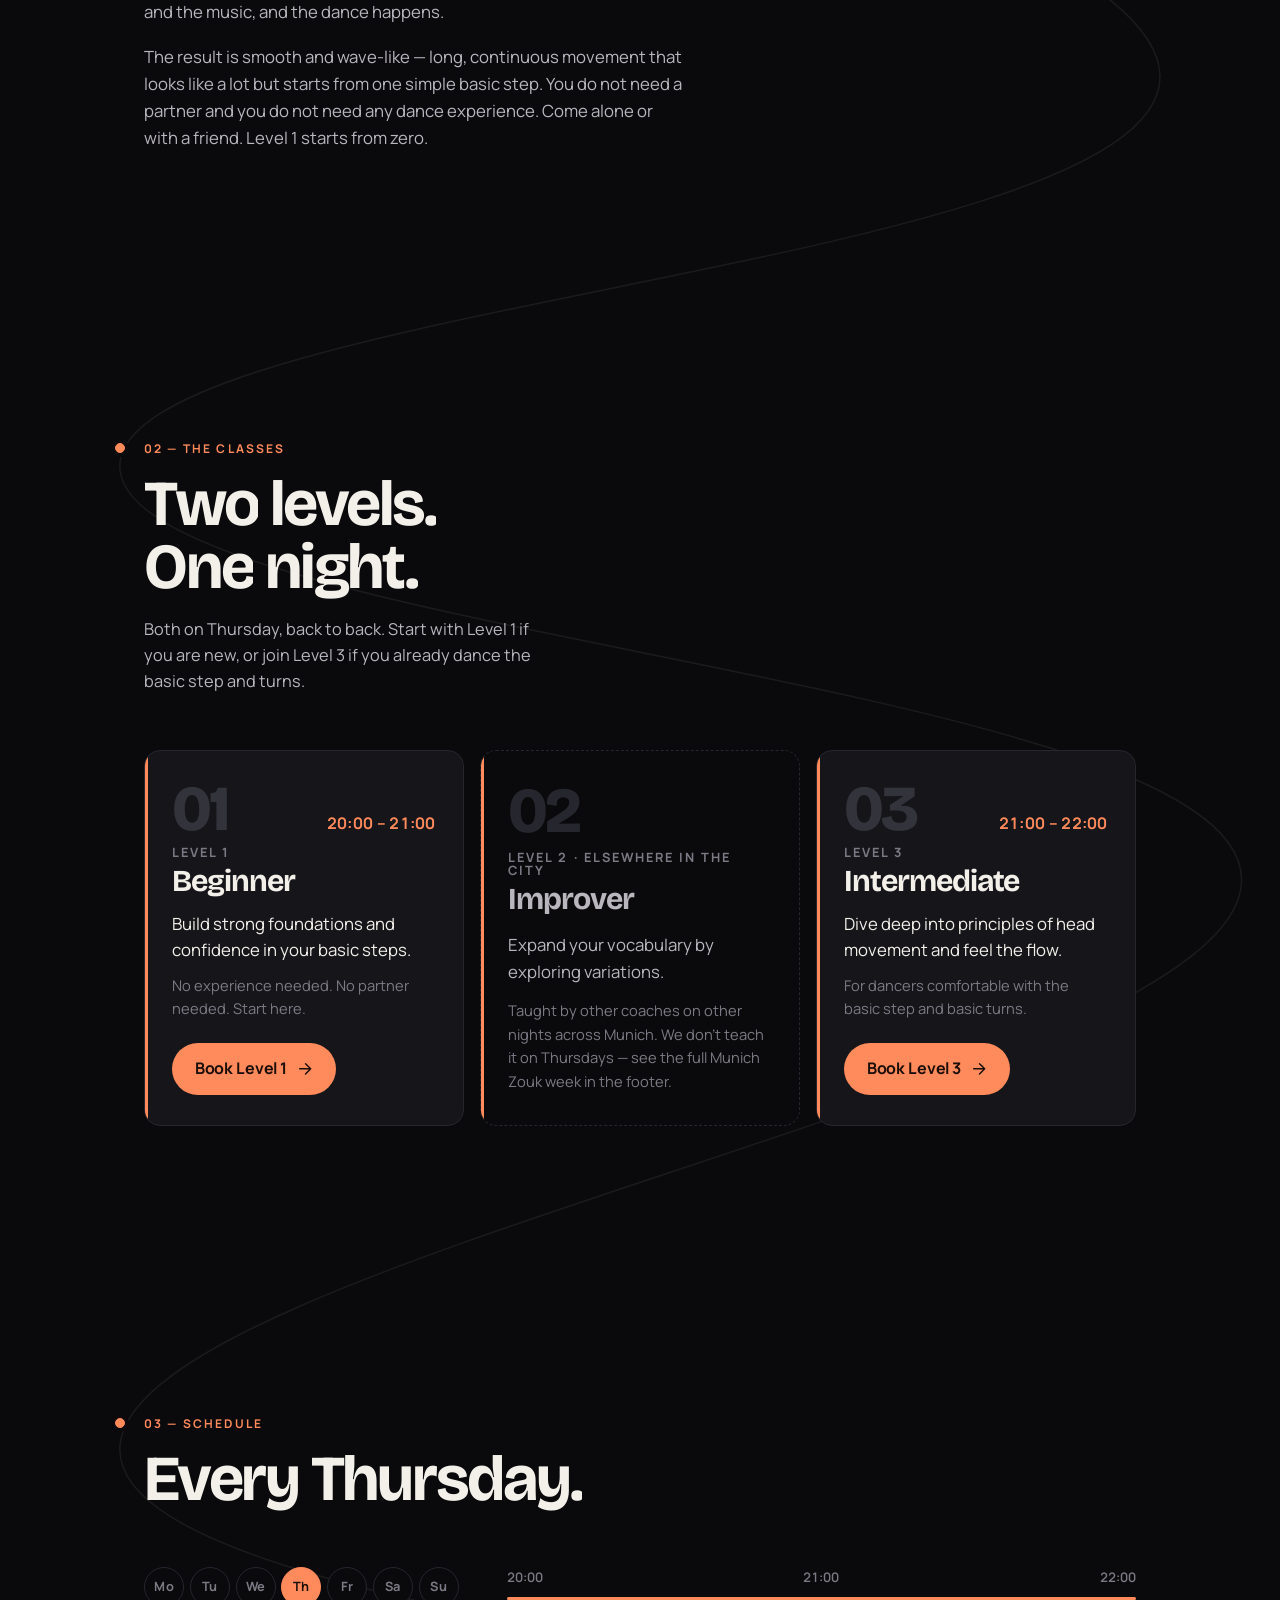
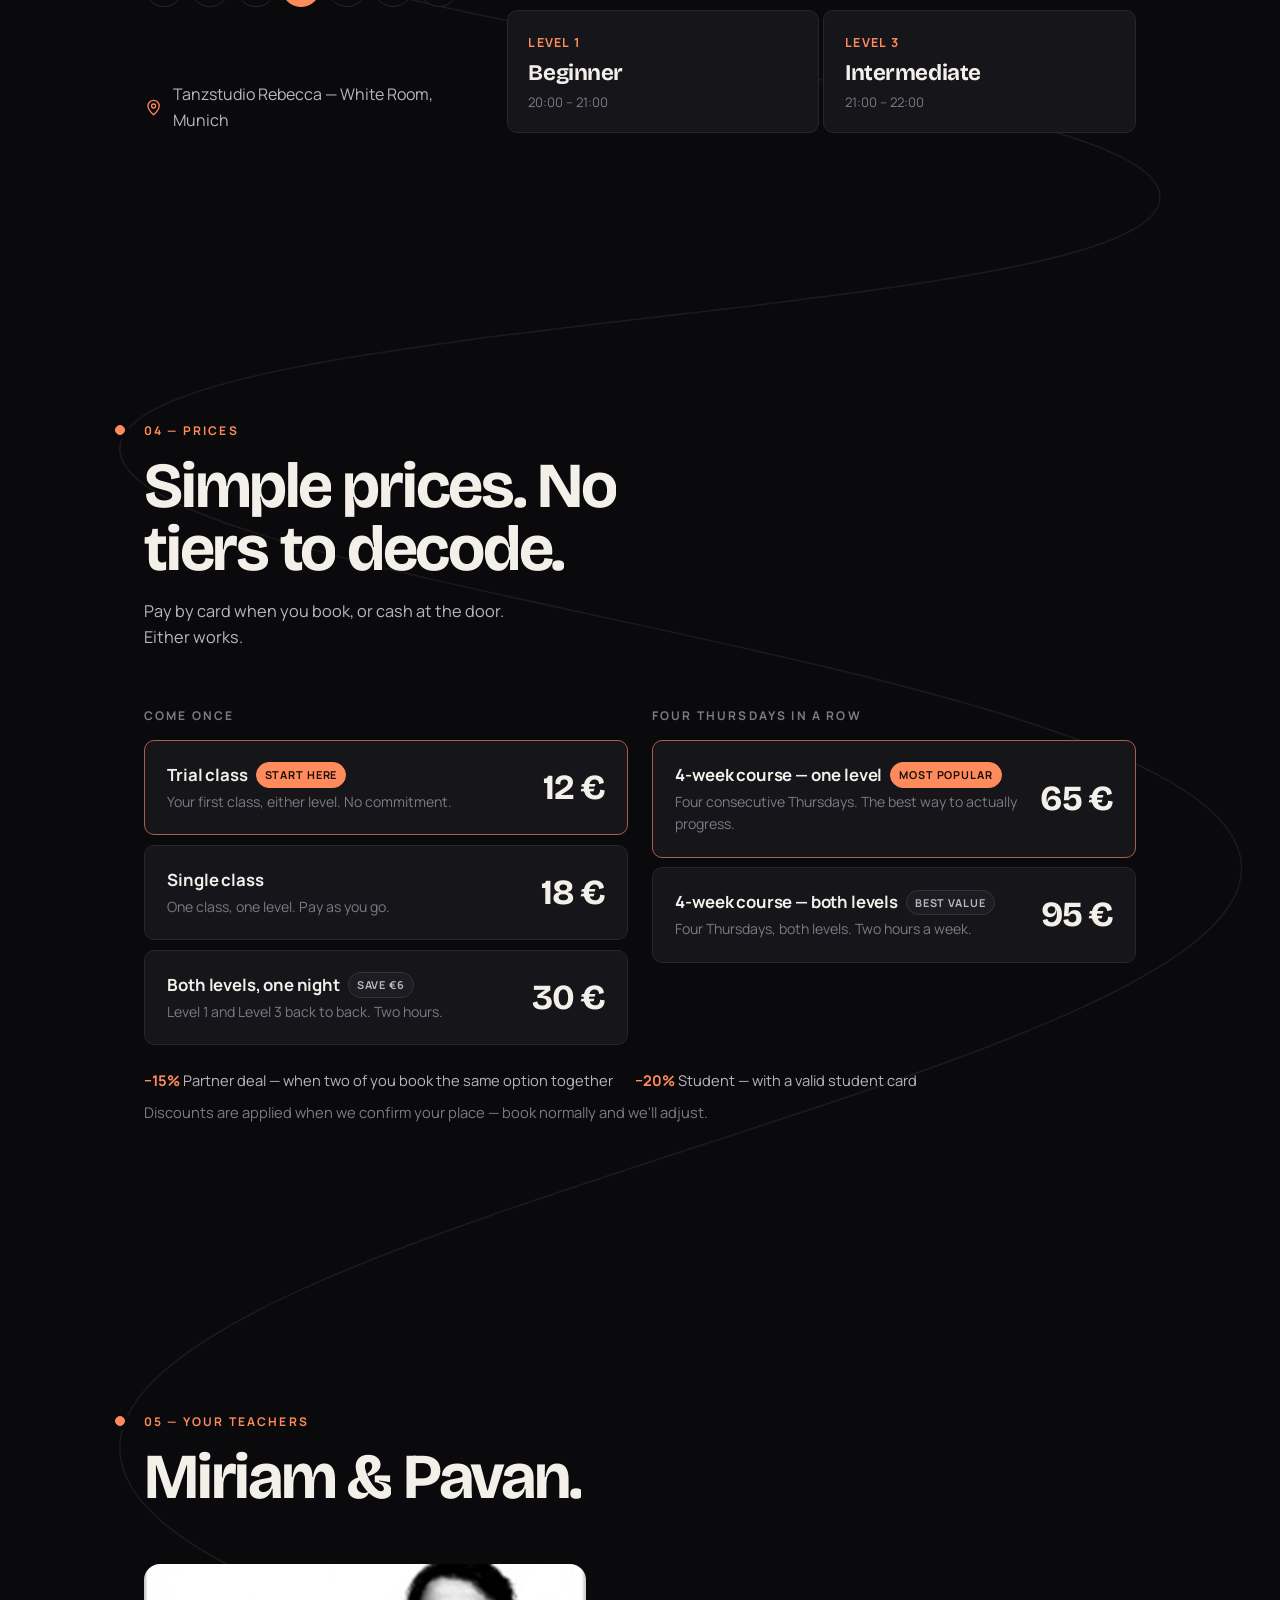
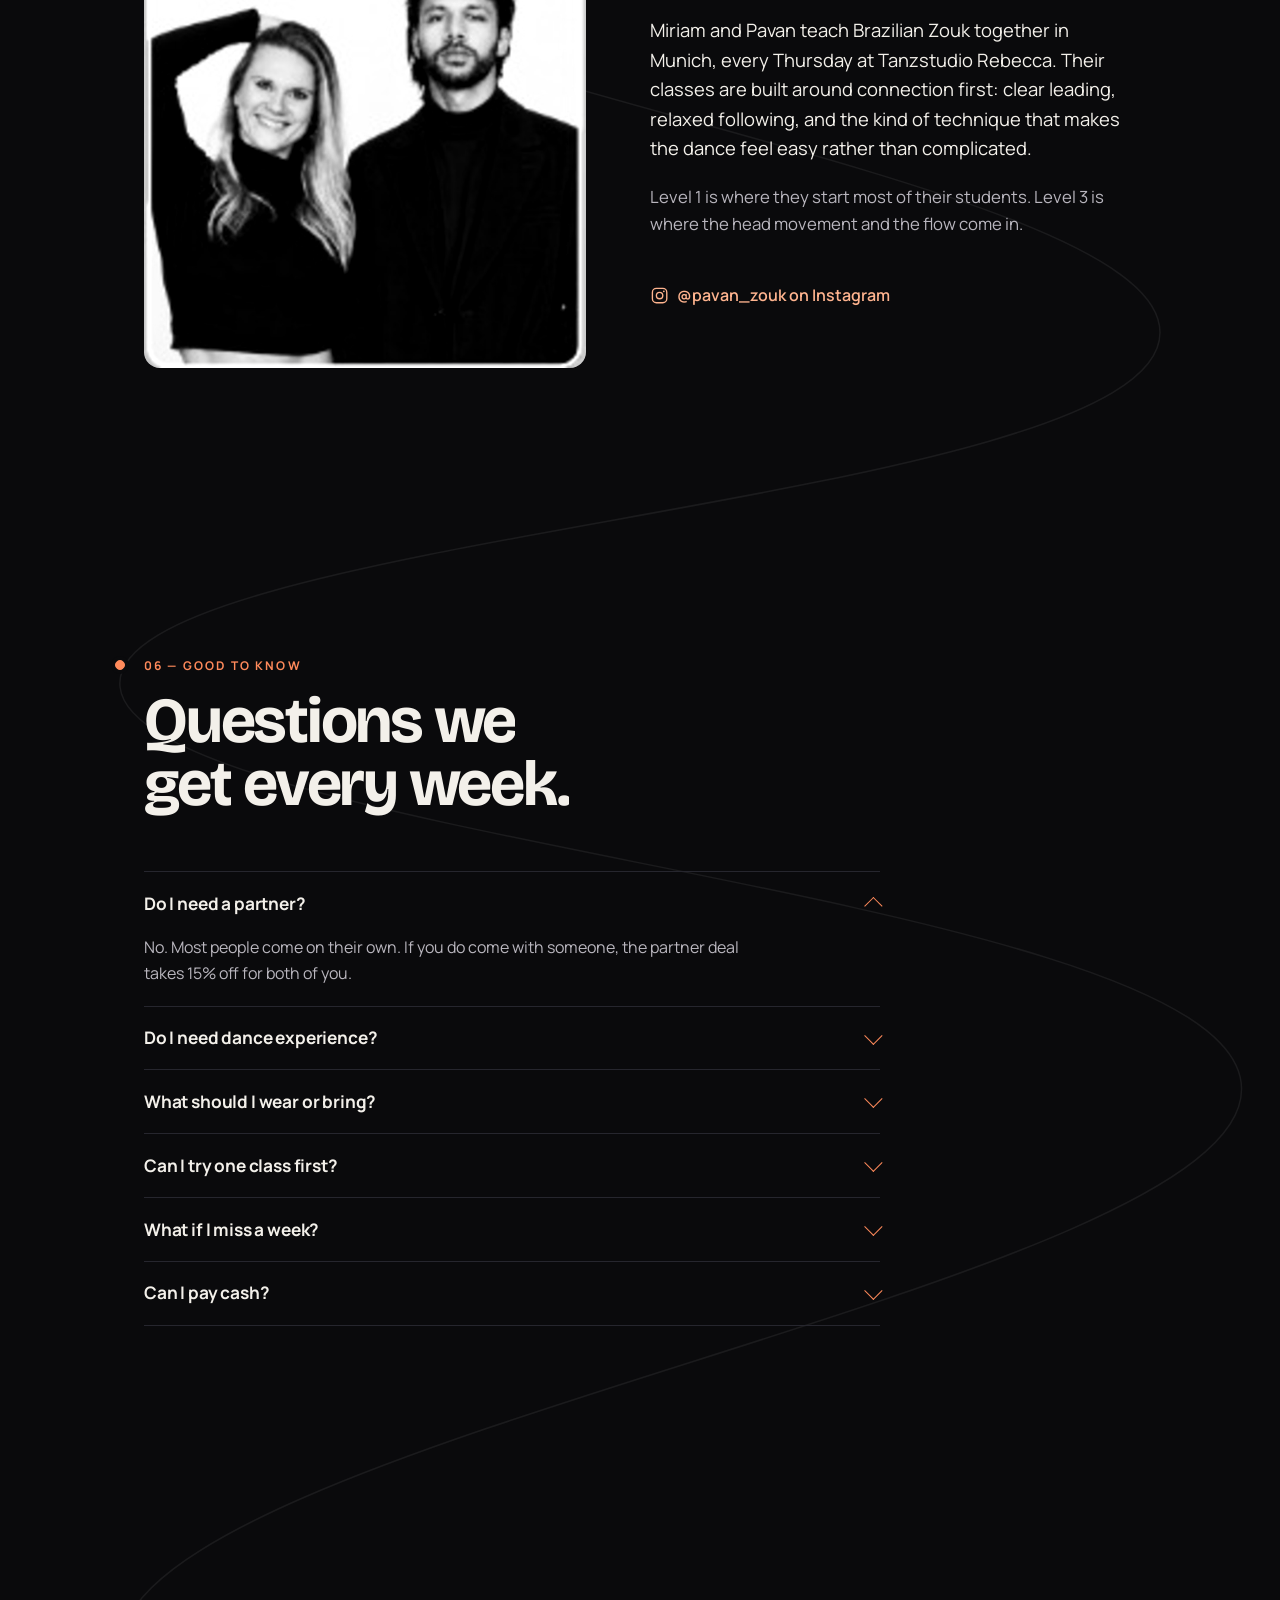
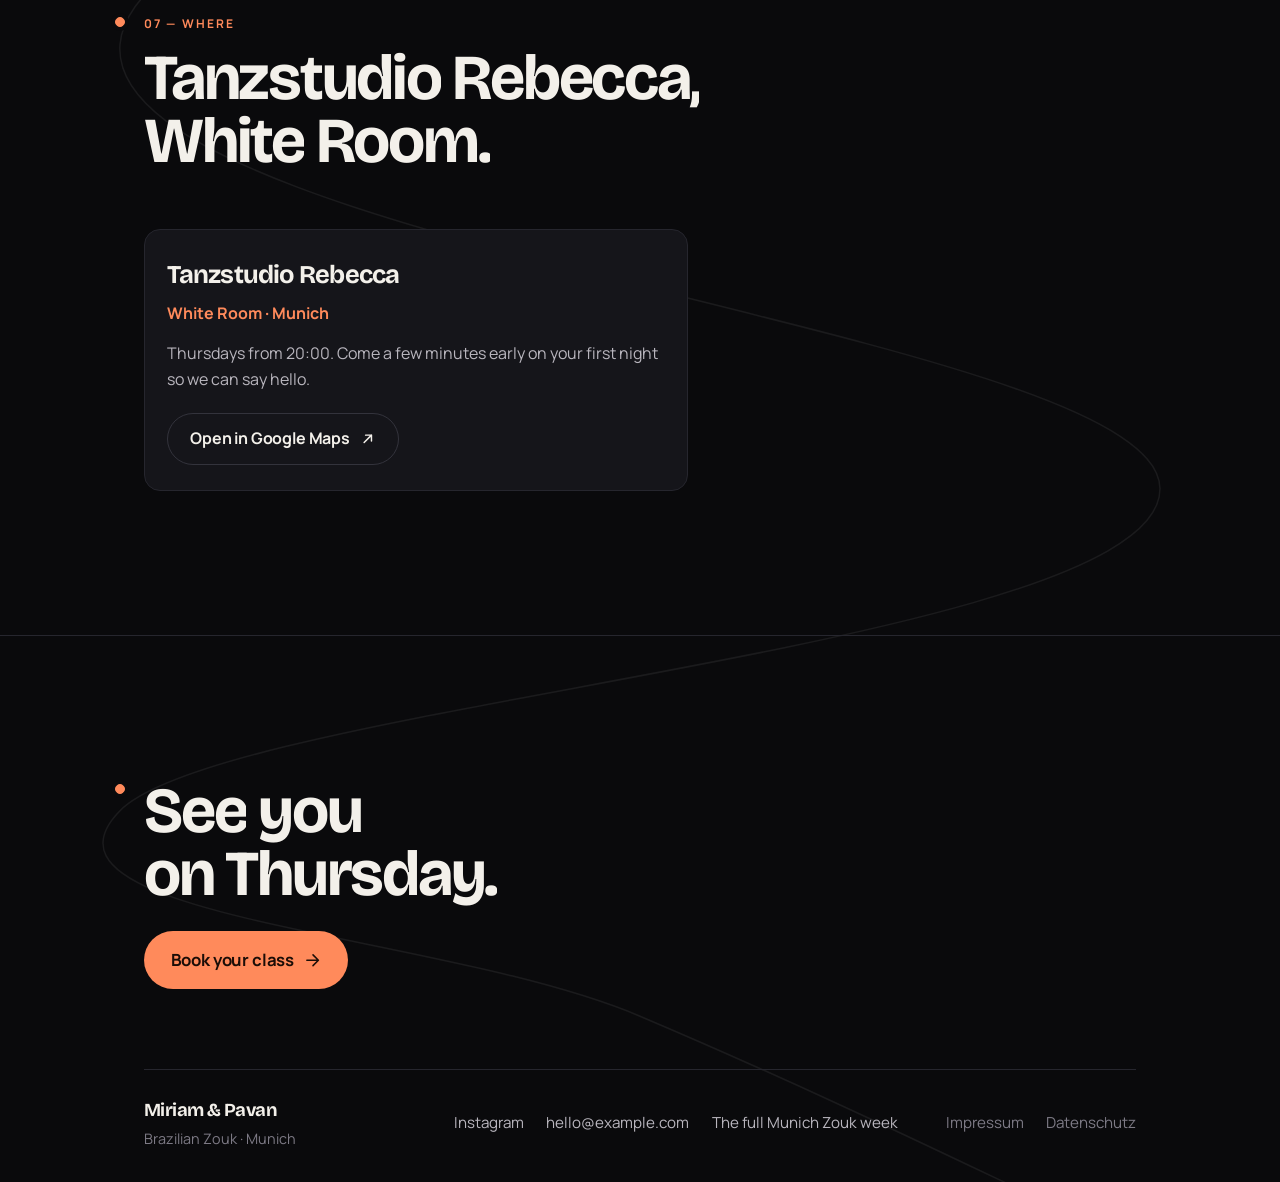
<file: 03-kinetic/index.html>
<!doctype html>
<html lang="en">
<head>
  <meta charset="utf-8">
  <meta name="viewport" content="width=device-width, initial-scale=1, viewport-fit=cover">
  <meta name="robots" content="noindex, nofollow">
  <title>Brazilian Zouk in Munich — Thursdays with Miriam &amp; Pavan</title>
  <meta name="description" content="Weekly Brazilian Zouk classes in Munich, every Thursday at Tanzstudio Rebecca. Beginner at 20:00, Intermediate at 21:00. No partner or experience needed. Book online or pay cash at the door.">
  <meta name="theme-color" content="#0a0a0c">
  <link rel="icon" href="data:image/svg+xml,%3Csvg xmlns=%27http://www.w3.org/2000/svg%27 viewBox=%270 0 32 32%27%3E%3Crect width=%2732%27 height=%2732%27 rx=%278%27 fill=%27%230a0a0c%27/%3E%3Cpath d=%27M5 20c5-9 8 9 13 0s5-9 9 0%27 fill=%27none%27 stroke=%27%23ff8a5b%27 stroke-width=%272.5%27 stroke-linecap=%27round%27/%3E%3C/svg%3E">
  <meta property="og:type" content="website">
  <meta property="og:title" content="Brazilian Zouk in Munich — Thursdays with Miriam &amp; Pavan">
  <meta property="og:description" content="Weekly Brazilian Zouk classes at Tanzstudio Rebecca, Munich. Beginner 20:00, Intermediate 21:00. No partner needed. Book your class.">
  <meta property="og:image" content="https://ojallington.github.io/vedant-zouk/assets/poster.jpg">
  <meta property="og:image:width" content="1254">
  <meta property="og:image:height" content="1254">
  <meta name="twitter:card" content="summary_large_image">

  <link rel="preconnect" href="https://fonts.googleapis.com">
  <link rel="preconnect" href="https://fonts.gstatic.com" crossorigin>
  <link href="https://fonts.googleapis.com/css2?family=Bricolage+Grotesque:opsz,wght@12..96,500..800&family=Manrope:wght@400..700&display=swap" rel="stylesheet">
  <link rel="stylesheet" href="./styles.css">
  <script>document.documentElement.classList.add('js');</script>
  <script type="module" src="./app.js"></script>
</head>
<body>

  <!-- The flowing line. One continuous path, generated by app.js from the position of every
       section marker, drawn by scroll position. Purely decorative. -->
  <svg class="flow" aria-hidden="true" focusable="false">
    <path class="flow__base" d=""></path>
    <path class="flow__glow" d="" pathLength="1"></path>
    <path class="flow__ink" d="" pathLength="1"></path>
  </svg>

  <a class="skip" href="#main">Skip to content</a>

  <header class="top" data-top>
    <a class="brand" href="#top" aria-label="Miriam and Pavan — home">Miriam<span aria-hidden="true">&amp;</span>Pavan</a>
    <nav class="top__nav" aria-label="Sections">
      <a href="#zouk">Zouk</a>
      <a href="#classes">Classes</a>
      <a href="#prices">Prices</a>
      <a href="#faq">FAQ</a>
      <a href="#where">Where</a>
      <a href="#bookings" data-bookings-link hidden>Your bookings</a>
    </nav>
    <button type="button" class="btn btn--sm" data-book>Book</button>
  </header>

  <main id="main">

    <!-- ============================================================ HERO -->
    <section class="hero" id="top" data-hero>
      <div class="hero__media" aria-hidden="true">
        <img src="../assets/poster-couple.jpg" alt="" width="1254" height="980" fetchpriority="high" decoding="async">
      </div>

      <div class="hero__inner wrap">
        <p class="hero__kicker">
          <span class="line"><span>Miriam &amp; Pavan · Every Thursday</span></span>
        </p>
        <h1 class="hero__title">
          <span class="line"><span>Brazilian</span></span>
          <span class="line"><span>Zouk in</span></span>
          <span class="line"><span class="accent">Munich<span class="dot">.</span></span></span>
        </h1>
        <p class="hero__lede">
          <span class="line"><span>Weekly classes at Tanzstudio Rebecca. Beginner at 20:00, Intermediate at 21:00.
          No partner, no experience needed.</span></span>
        </p>
        <div class="hero__cta">
          <button type="button" class="btn btn--lg" data-book>
            Book your class
            <svg class="btn__arrow" viewBox="0 0 24 24" aria-hidden="true"><path d="M5 12h14M13 5l7 7-7 7" fill="none" stroke="currentColor" stroke-width="2" stroke-linecap="round" stroke-linejoin="round"/></svg>
          </button>
          <a class="link-arrow" href="#zouk">What is Zouk?</a>
        </div>
      </div>

      <div class="hero__scroll" aria-hidden="true"><span></span></div>
    </section>

    <!-- The four words on their own poster. Slow, continuous — a breath between sections. -->
    <div class="band" aria-hidden="true">
      <div class="band__track">
        <span>Connection</span><span>Music</span><span>Flow</span><span>Expression</span>
        <span>Connection</span><span>Music</span><span>Flow</span><span>Expression</span>
        <span>Connection</span><span>Music</span><span>Flow</span><span>Expression</span>
      </div>
    </div>

    <!-- ============================================================ WHAT IS ZOUK -->
    <section class="sec" id="zouk">
      <div class="wrap">
        <header class="sec__head reveal" data-node>
          <span class="node" aria-hidden="true"></span>
          <p class="eyebrow">01 — What is Brazilian Zouk</p>
          <h2 class="h2" data-split>Led through connection, not choreography.</h2>
        </header>

        <div class="prose-grid">
          <div class="prose reveal">
            <p>Brazilian Zouk is a partner dance from Brazil. It grew out of Lambada, slowed down and
            found its own music — today it is danced to everything from Brazilian pop to R&amp;B, remixes
            and slow electronic tracks.</p>
            <p>It is led, not memorised. One person leads, one follows, and the movement travels between
            you: through the hands, the frame and, later, the head. There is no routine to learn. You
            listen to your partner and the music, and the dance happens.</p>
            <p>The result is smooth and wave-like — long, continuous movement that looks like a lot but
            starts from one simple basic step. You do not need a partner and you do not need any dance
            experience. Come alone or with a friend. Level&nbsp;1 starts from zero.</p>
          </div>
          <ul class="facts reveal" aria-label="At a glance">
            <li><strong>Thursdays</strong><span>Every week</span></li>
            <li><strong>2 levels</strong><span>Beginner &amp; Intermediate</span></li>
            <li><strong>Solo is fine</strong><span>No partner needed</span></li>
            <li><strong>From zero</strong><span>No experience needed</span></li>
          </ul>
        </div>
      </div>
    </section>

    <!-- ============================================================ CLASSES -->
    <section class="sec" id="classes">
      <div class="wrap">
        <header class="sec__head reveal" data-node>
          <span class="node" aria-hidden="true"></span>
          <p class="eyebrow">02 — The classes</p>
          <h2 class="h2" data-split>Two levels. One night.</h2>
          <p class="sec__sub">Both on Thursday, back to back. Start with Level 1 if you are new, or join
          Level 3 if you already dance the basic step and turns.</p>
        </header>

        <div class="klasses" data-classes>
          <!-- rendered from ../shared/site-config.js -->
        </div>
      </div>
    </section>

    <!-- ============================================================ SCHEDULE -->
    <section class="sec" id="schedule">
      <div class="wrap">
        <header class="sec__head reveal" data-node>
          <span class="node" aria-hidden="true"></span>
          <p class="eyebrow">03 — Schedule</p>
          <h2 class="h2" data-split>Every Thursday.</h2>
        </header>

        <div class="rhythm reveal">
          <ol class="week" aria-label="Your week">
            <li><span>Mo</span></li>
            <li><span>Tu</span></li>
            <li><span>We</span></li>
            <li class="is-ours" aria-current="true"><span>Th</span></li>
            <li><span>Fr</span></li>
            <li><span>Sa</span></li>
            <li><span>Su</span></li>
          </ol>

          <div class="timeline" data-timeline>
            <!-- rendered from ../shared/site-config.js -->
          </div>

          <p class="rhythm__venue">
            <svg viewBox="0 0 24 24" aria-hidden="true"><path d="M12 21s-7-6.2-7-11a7 7 0 0 1 14 0c0 4.8-7 11-7 11z" fill="none" stroke="currentColor" stroke-width="1.6"/><circle cx="12" cy="10" r="2.5" fill="none" stroke="currentColor" stroke-width="1.6"/></svg>
            <span data-venue-line>Tanzstudio Rebecca — White Room, Munich</span>
          </p>
        </div>
      </div>
    </section>

    <!-- ============================================================ PRICING -->
    <!-- Prices come from ../shared/site-config.js and are placeholders until confirmed. -->
    <section class="sec" id="prices">
      <div class="wrap">
        <header class="sec__head reveal" data-node>
          <span class="node" aria-hidden="true"></span>
          <p class="eyebrow">04 — Prices</p>
          <h2 class="h2" data-split>Simple prices. No tiers to decode.</h2>
          <p class="sec__sub">Pay by card when you book, or cash at the door. Either works.</p>
        </header>

        <div class="plans" data-plans>
          <!-- rendered from ../shared/site-config.js -->
        </div>

        <div class="discounts reveal" data-discounts>
          <!-- rendered from ../shared/site-config.js -->
        </div>
      </div>
    </section>

    <!-- ============================================================ TEACHERS -->
    <section class="sec" id="teachers">
      <div class="wrap">
        <header class="sec__head reveal" data-node>
          <span class="node" aria-hidden="true"></span>
          <p class="eyebrow">05 — Your teachers</p>
          <h2 class="h2" data-split>Miriam &amp; Pavan.</h2>
        </header>

        <div class="teachers">
          <figure class="teachers__photo img-flow reveal">
            <img src="../assets/miriam-pavan.jpg" alt="Miriam and Pavan, standing together in black, Miriam smiling with one arm raised behind her head" width="744" height="680" loading="lazy" decoding="async">
          </figure>
          <div class="teachers__text prose reveal">
            <!-- PLACEHOLDER COPY — replace with Miriam & Pavan's own bio before launch. -->
            <p>Miriam and Pavan teach Brazilian Zouk together in Munich, every Thursday at Tanzstudio
            Rebecca. Their classes are built around connection first: clear leading, relaxed following,
            and the kind of technique that makes the dance feel easy rather than complicated.</p>
            <p>Level 1 is where they start most of their students. Level 3 is where the head movement
            and the flow come in.</p>
            <!-- /PLACEHOLDER COPY -->
            <a class="link-arrow" href="https://www.instagram.com/pavan_zouk" target="_blank" rel="noopener" data-instagram>
              <svg viewBox="0 0 24 24" aria-hidden="true"><rect x="3" y="3" width="18" height="18" rx="5" fill="none" stroke="currentColor" stroke-width="1.7"/><circle cx="12" cy="12" r="4" fill="none" stroke="currentColor" stroke-width="1.7"/><circle cx="17.3" cy="6.7" r="1.1" fill="currentColor"/></svg>
              @pavan_zouk on Instagram
            </a>
          </div>
        </div>
      </div>
    </section>

    <!-- ============================================================ FAQ -->
    <section class="sec" id="faq">
      <div class="wrap">
        <header class="sec__head reveal" data-node>
          <span class="node" aria-hidden="true"></span>
          <p class="eyebrow">06 — Good to know</p>
          <h2 class="h2" data-split>Questions we get every week.</h2>
        </header>

        <div class="faq reveal">
          <details class="faq__item" open>
            <summary>Do I need a partner?</summary>
            <div class="faq__body"><p>No. Most people come on their own. If you do come with someone,
            the partner deal takes 15% off for both of you.</p></div>
          </details>
          <details class="faq__item">
            <summary>Do I need dance experience?</summary>
            <div class="faq__body"><p>No. Level 1 assumes none — we start with the basic step and how
            to hold each other, and build from there. If you already dance the basic step and basic
            turns, Level 3 is for you.</p></div>
          </details>
          <details class="faq__item">
            <summary>What should I wear or bring?</summary>
            <div class="faq__body"><p>Comfortable clothes you can move in, and clean indoor shoes with
            smooth soles — Zouk turns a lot, and grippy trainers make that hard. Bring water.</p></div>
          </details>
          <details class="faq__item">
            <summary>Can I try one class first?</summary>
            <div class="faq__body"><p>Yes. Your first class is a trial at <span data-price="trial">€12</span>,
            either level, no commitment. If you like it, book a single class or a 4-week course
            afterwards.</p></div>
          </details>
          <details class="faq__item">
            <summary>What if I miss a week?</summary>
            <!-- TODO: confirm the make-up policy with Vedant. Worded loosely on purpose. -->
            <div class="faq__body"><p>Tell us as early as you can. A single class is not tied to a date,
            so just come the following week. For a 4-week course we will talk to you about the fairest
            option.</p></div>
          </details>
          <details class="faq__item">
            <summary>Can I pay cash?</summary>
            <div class="faq__body"><p>Yes, at the door. Choose “Pay cash at the door” when you book —
            we hold your place and you pay when you arrive.</p></div>
          </details>
        </div>
      </div>
    </section>

    <!-- ============================================================ LOCATION -->
    <section class="sec" id="where">
      <div class="wrap">
        <header class="sec__head reveal" data-node>
          <span class="node" aria-hidden="true"></span>
          <p class="eyebrow">07 — Where</p>
          <h2 class="h2" data-split>Tanzstudio Rebecca, White Room.</h2>
        </header>

        <div class="where reveal">
          <div class="where__card">
            <p class="where__name" data-venue-name>Tanzstudio Rebecca</p>
            <p class="where__room"><span data-venue-room>White Room</span> · <span data-venue-city>Munich</span></p>
            <p class="where__note">Thursdays from 20:00. Come a few minutes early on your first night so
            we can say hello.</p>
            <a class="btn btn--ghost" href="https://www.google.com/maps/search/?api=1&query=Tanzstudio+Rebecca+M%C3%BCnchen" target="_blank" rel="noopener" data-maps>
              Open in Google Maps
              <svg class="btn__arrow" viewBox="0 0 24 24" aria-hidden="true"><path d="M7 17 17 7M9 7h8v8" fill="none" stroke="currentColor" stroke-width="2" stroke-linecap="round" stroke-linejoin="round"/></svg>
            </a>
          </div>
        </div>
      </div>
    </section>

    <!-- ============================================================ YOUR BOOKINGS -->
    <!--
      "Student accounts": a static site cannot do real cross-device auth. This panel is the honest
      version — bookings made on this device are stored in localStorage and shown on return visits.
      Real accounts (log in from any phone, see all bookings) need a backend — see the repo README.
    -->
    <section class="sec sec--tight" id="bookings" hidden data-bookings>
      <div class="wrap">
        <header class="sec__head is-in" data-node>
          <span class="node" aria-hidden="true"></span>
          <p class="eyebrow">Your bookings</p>
          <h2 class="h2">On this device.</h2>
          <p class="sec__sub">Bookings you made here. They are stored on this phone or computer only.</p>
        </header>
        <ul class="history" data-history></ul>
        <button type="button" class="link-btn" data-clear-history>Clear this list</button>
      </div>
    </section>

  </main>

  <!-- ============================================================ FOOTER -->
  <footer class="foot">
    <div class="wrap">
      <div class="foot__cta reveal" data-node>
        <span class="node" aria-hidden="true"></span>
        <h2 class="h2" data-split>See you on Thursday.</h2>
        <button type="button" class="btn btn--lg" data-book>
          Book your class
          <svg class="btn__arrow" viewBox="0 0 24 24" aria-hidden="true"><path d="M5 12h14M13 5l7 7-7 7" fill="none" stroke="currentColor" stroke-width="2" stroke-linecap="round" stroke-linejoin="round"/></svg>
        </button>
      </div>

      <div class="foot__grid">
        <div>
          <p class="foot__brand">Miriam &amp; Pavan</p>
          <p class="foot__muted">Brazilian Zouk · Munich</p>
        </div>
        <ul class="foot__links">
          <li><a href="https://www.instagram.com/pavan_zouk" target="_blank" rel="noopener" data-instagram>Instagram</a></li>
          <li><a href="mailto:hello@example.com" data-email>hello@example.com</a></li>
          <li><a href="https://zoukmunich.com/de/" target="_blank" rel="noopener" data-scene>The full Munich Zouk week</a></li>
        </ul>
        <ul class="foot__links foot__links--legal">
          <!-- TODO: German law requires a real Impressum and Datenschutzerklärung before launch. -->
          <li><a href="#">Impressum</a></li>
          <li><a href="#">Datenschutz</a></li>
        </ul>
      </div>
    </div>
  </footer>

  <!-- Mobile: sticky "Book" that appears once the hero is scrolled past. -->
  <div class="dock" data-dock>
    <button type="button" class="btn btn--lg btn--block" data-book>Book your class</button>
  </div>

  <!-- ============================================================ BOOKING -->
  <dialog class="booking" id="booking" aria-labelledby="booking-title">
    <form class="booking__form" novalidate data-booking-form>
      <header class="booking__head">
        <div class="booking__titlerow">
          <h2 class="booking__title" id="booking-title">Book your class</h2>
          <button type="button" class="x" data-close aria-label="Close booking">
            <svg viewBox="0 0 24 24" aria-hidden="true"><path d="M6 6l12 12M18 6 6 18" fill="none" stroke="currentColor" stroke-width="2" stroke-linecap="round"/></svg>
          </button>
        </div>
        <ol class="steps" aria-label="Booking steps" data-steps>
          <li data-step-dot="1"><span class="steps__n">1</span><span class="steps__label">Choose</span></li>
          <li data-step-dot="2"><span class="steps__n">2</span><span class="steps__label">Details</span></li>
          <li data-step-dot="3"><span class="steps__n">3</span><span class="steps__label">Pay</span></li>
        </ol>
      </header>

      <div class="booking__body" data-body>

        <!-- STEP 1 · CHOOSE -->
        <section class="step" data-step="1">
          <fieldset class="field">
            <legend class="field__legend">Which level?</legend>
            <div class="seg" data-levels>
              <!-- rendered from config -->
            </div>
            <p class="err" data-err="levelId" aria-live="polite"></p>
          </fieldset>

          <fieldset class="field">
            <legend class="field__legend">What would you like to book?</legend>
            <div class="opts" data-options>
              <!-- rendered from config -->
            </div>
            <p class="err" data-err="optionId" aria-live="polite"></p>
          </fieldset>
        </section>

        <!-- STEP 2 · DETAILS -->
        <section class="step" data-step="2" hidden>
          <div class="field-row">
            <div class="field">
              <label class="label" for="b-first">First name</label>
              <input class="input" id="b-first" name="firstName" type="text" autocomplete="given-name" required>
              <p class="err" data-err="firstName" aria-live="polite"></p>
            </div>
            <div class="field">
              <label class="label" for="b-last">Last name</label>
              <input class="input" id="b-last" name="lastName" type="text" autocomplete="family-name" required>
              <p class="err" data-err="lastName" aria-live="polite"></p>
            </div>
          </div>
          <div class="field">
            <label class="label" for="b-email">Email</label>
            <input class="input" id="b-email" name="email" type="email" autocomplete="email" inputmode="email" required>
            <p class="err" data-err="email" aria-live="polite"></p>
          </div>
          <div class="field">
            <label class="label" for="b-phone">Phone <span class="label__opt">optional</span></label>
            <input class="input" id="b-phone" name="phone" type="tel" autocomplete="tel" inputmode="tel">
          </div>

          <div class="field">
            <label class="check">
              <input type="checkbox" name="withPartner" id="b-with-partner">
              <span class="check__box" aria-hidden="true"><svg viewBox="0 0 16 16"><path d="M3 8.5 6.5 12 13 4.5" fill="none" stroke="currentColor" stroke-width="2" stroke-linecap="round" stroke-linejoin="round"/></svg></span>
              <span>I’m booking with a partner</span>
            </label>
          </div>
          <div class="field" data-partner-field hidden>
            <label class="label" for="b-partner">Partner’s name</label>
            <input class="input" id="b-partner" name="partnerName" type="text" autocomplete="off">
            <p class="err" data-err="partnerName" aria-live="polite"></p>
            <p class="hint">Two of you on the same option — the 15% partner deal is applied when we confirm.</p>
          </div>

          <fieldset class="field">
            <legend class="field__legend">I’d like to dance as</legend>
            <div class="seg seg--3" role="radiogroup" aria-label="Role preference">
              <label class="seg__item"><input type="radio" name="role" value="Lead"><span>Lead</span></label>
              <label class="seg__item"><input type="radio" name="role" value="Follow"><span>Follow</span></label>
              <label class="seg__item"><input type="radio" name="role" value="Either" checked><span>Either</span></label>
            </div>
          </fieldset>

          <div class="field">
            <label class="label" for="b-notes">Anything we should know? <span class="label__opt">optional</span></label>
            <textarea class="input" id="b-notes" name="notes" rows="3"></textarea>
          </div>
        </section>

        <!-- STEP 3 · PAY -->
        <section class="step" data-step="3" hidden>
          <div class="review">
            <p class="review__what" data-review-what></p>
            <p class="review__who" data-review-who></p>
          </div>
          <div class="pay" data-pay>
            <button type="button" class="pay__btn" data-pay-card>
              <svg viewBox="0 0 24 24" aria-hidden="true"><rect x="2.5" y="5" width="19" height="14" rx="2.5" fill="none" stroke="currentColor" stroke-width="1.7"/><path d="M2.5 10h19" stroke="currentColor" stroke-width="1.7"/><path d="M6 15h4" stroke="currentColor" stroke-width="1.7" stroke-linecap="round"/></svg>
              <strong>Buy now</strong>
              <span>Secure checkout with Stripe. Your place is confirmed straight away.</span>
              <em data-card-note hidden></em>
            </button>
            <button type="button" class="pay__btn" data-pay-cash>
              <svg viewBox="0 0 24 24" aria-hidden="true"><rect x="2.5" y="6" width="19" height="12" rx="2" fill="none" stroke="currentColor" stroke-width="1.7"/><circle cx="12" cy="12" r="2.6" fill="none" stroke="currentColor" stroke-width="1.7"/><path d="M6 9.5v.01M18 14.5v.01" stroke="currentColor" stroke-width="2.2" stroke-linecap="round"/></svg>
              <strong>Pay cash at the door</strong>
              <span>Nothing to pay now. We email you to confirm your place.</span>
            </button>
          </div>
          <p class="err err--block" data-err="pay" aria-live="assertive"></p>
          <p class="hint hint--center" data-discount-note></p>
        </section>

        <!-- DONE -->
        <section class="step step--done" data-step="done" hidden>
          <div class="done">
            <span class="done__mark" aria-hidden="true">
              <svg viewBox="0 0 48 48"><circle cx="24" cy="24" r="22" fill="none" stroke="currentColor" stroke-width="2"/><path class="done__tick" d="M14 25l7 7 13-14" fill="none" stroke="currentColor" stroke-width="2.5" stroke-linecap="round" stroke-linejoin="round" pathLength="1"/></svg>
            </span>
            <h3 class="done__title" data-done-title>Booking requested.</h3>
            <p class="done__text" data-done-text></p>
            <p class="done__what" data-done-what></p>
            <p class="done__ref">Reference <code data-done-ref></code></p>
            <p class="hint hint--center" data-done-hint hidden></p>
            <button type="button" class="btn" data-close>Done</button>
          </div>
        </section>
      </div>

      <footer class="booking__foot" data-foot>
        <div class="total">
          <span class="total__label">Total</span>
          <strong class="total__value" data-total>—</strong>
          <span class="total__desc" data-total-desc>Choose an option</span>
        </div>
        <div class="booking__nav">
          <button type="button" class="btn btn--ghost" data-back>Back</button>
          <button type="submit" class="btn" data-next>Continue</button>
        </div>
      </footer>
    </form>
  </dialog>

  <div class="toast" role="status" aria-live="polite" data-toast></div>
</body>
</html>
</file>
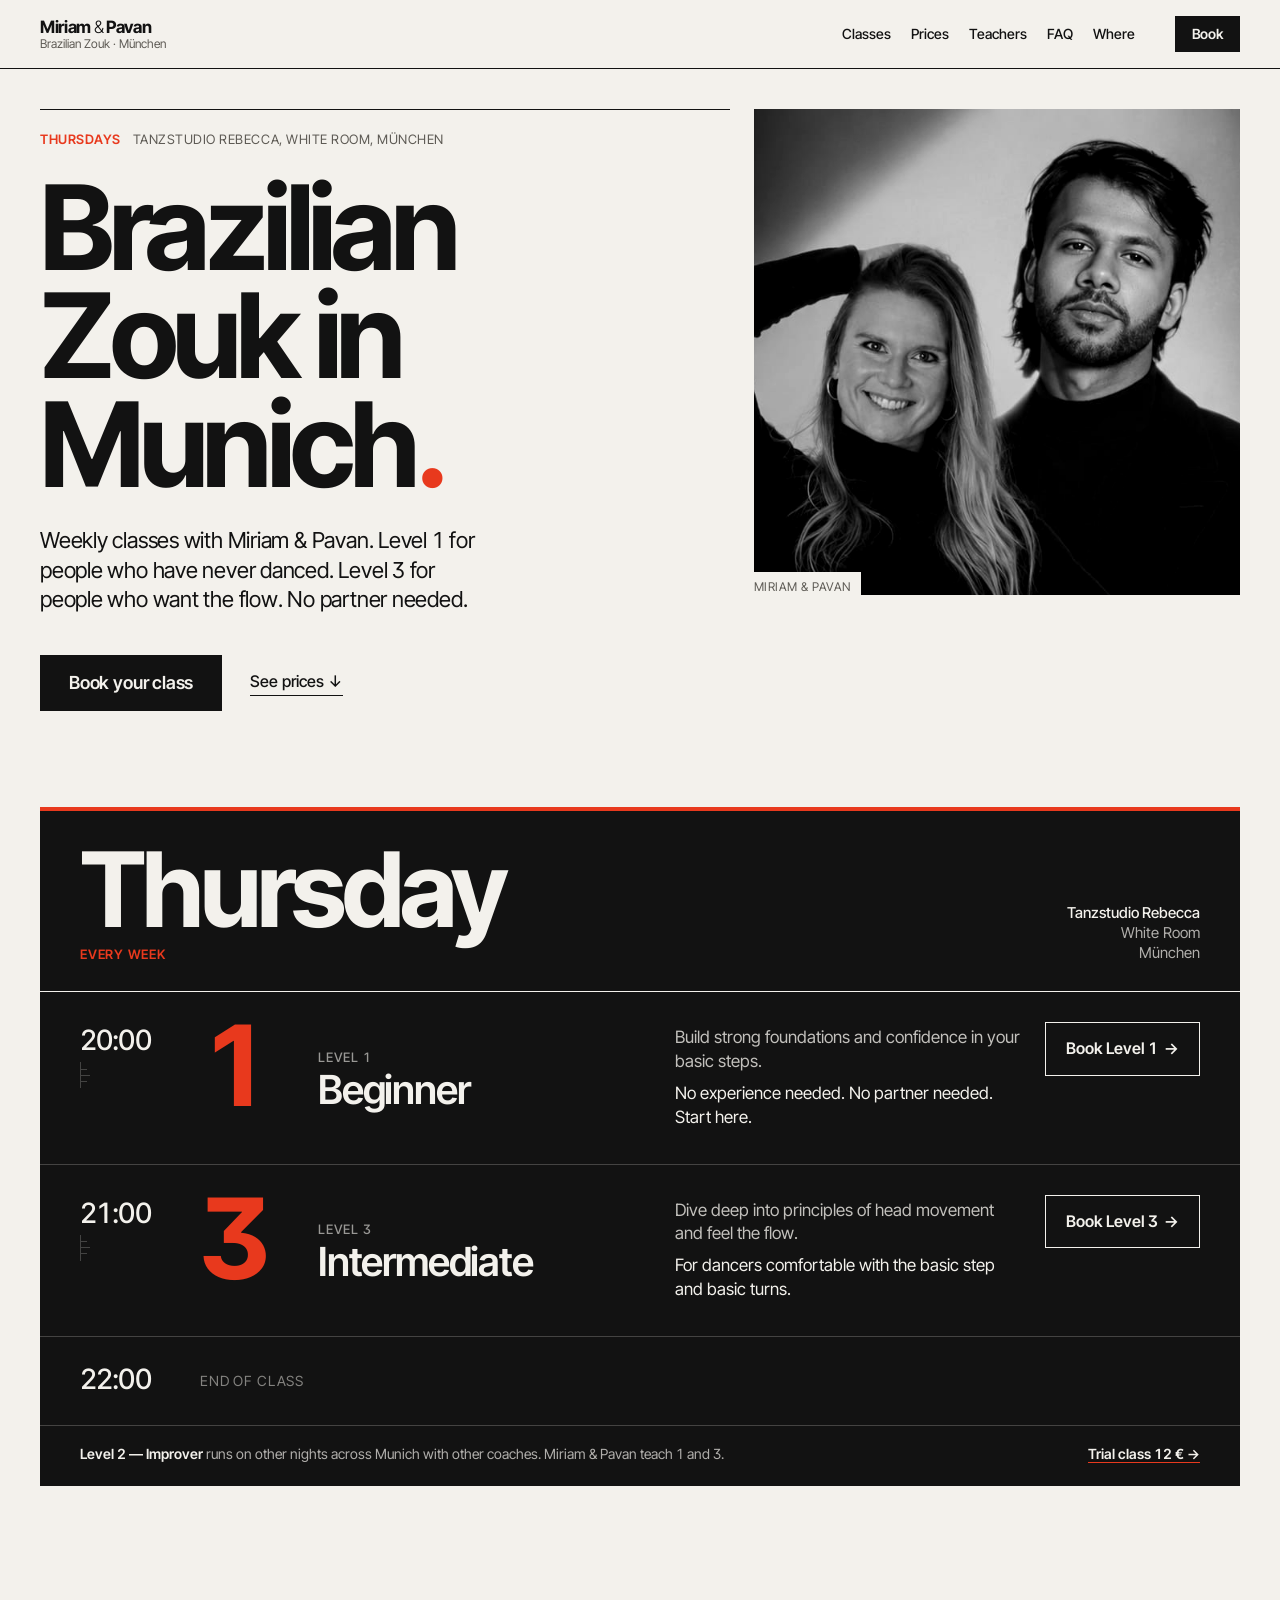
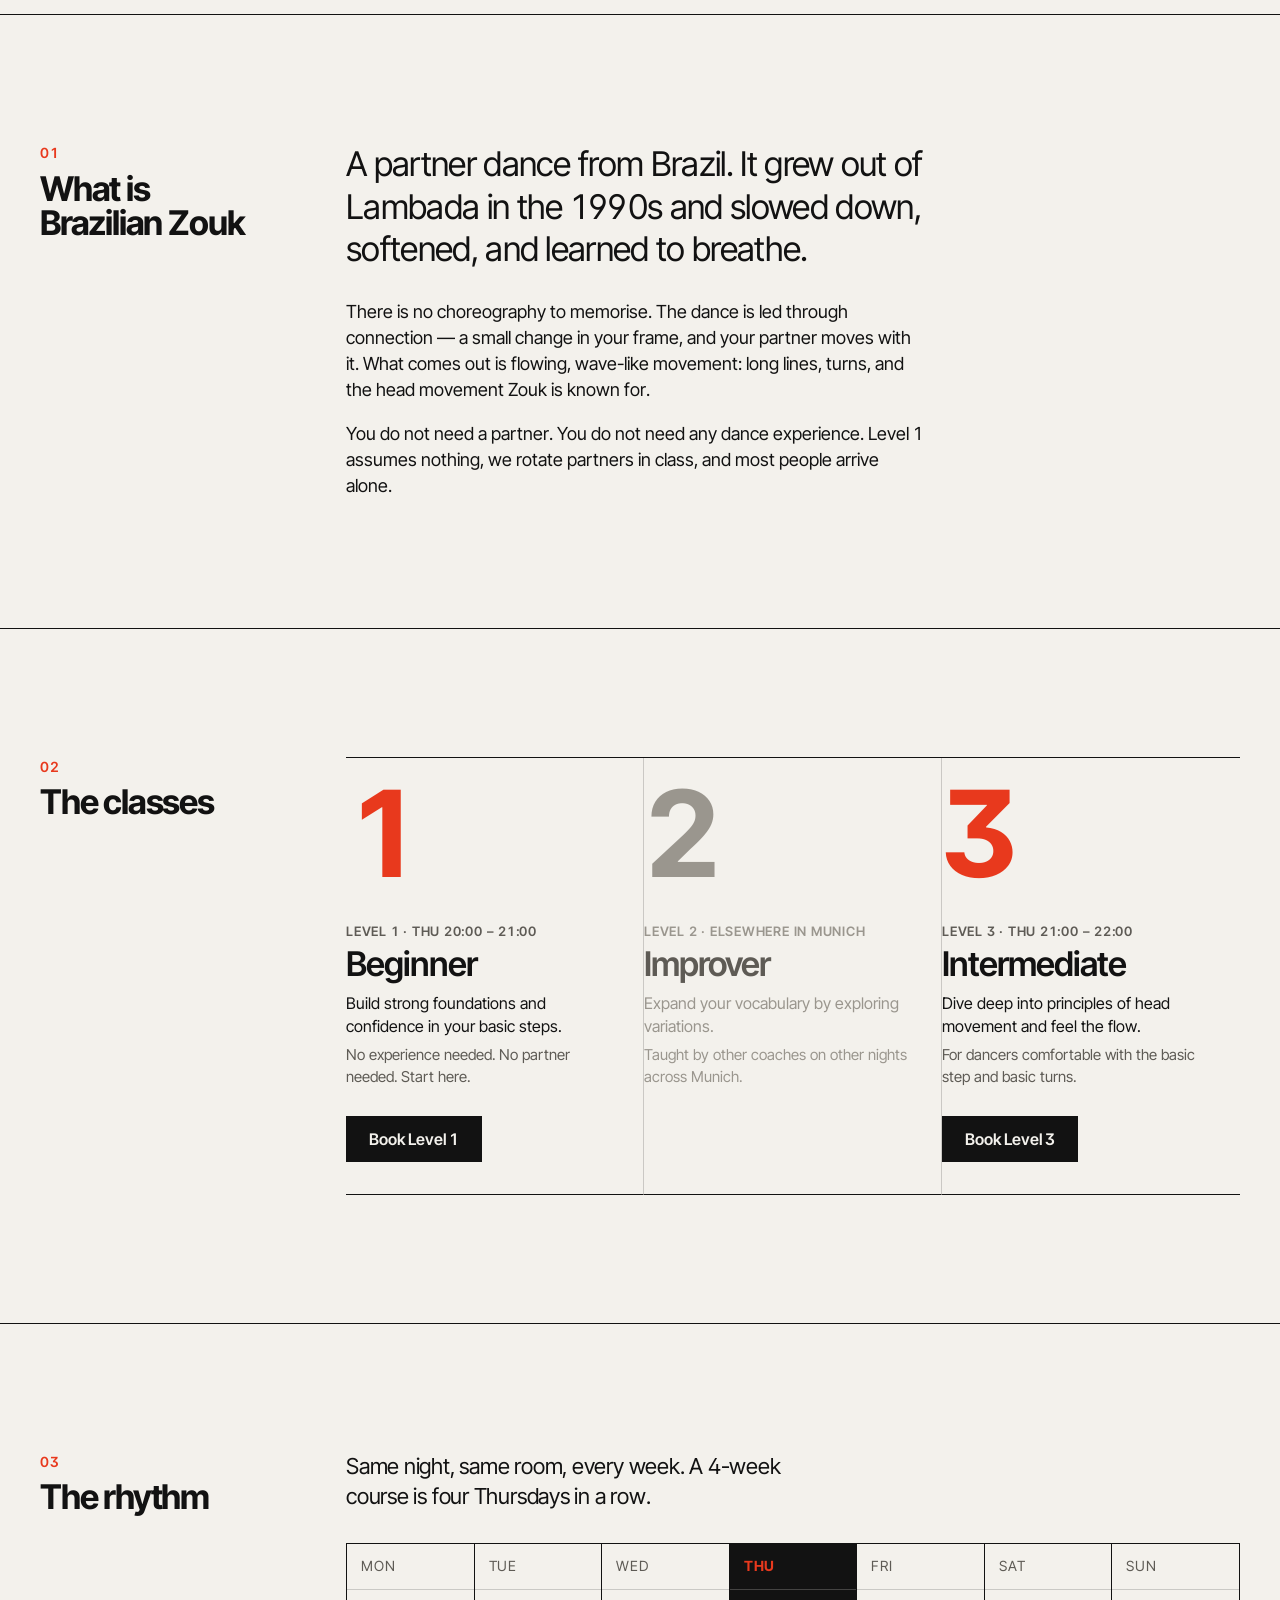
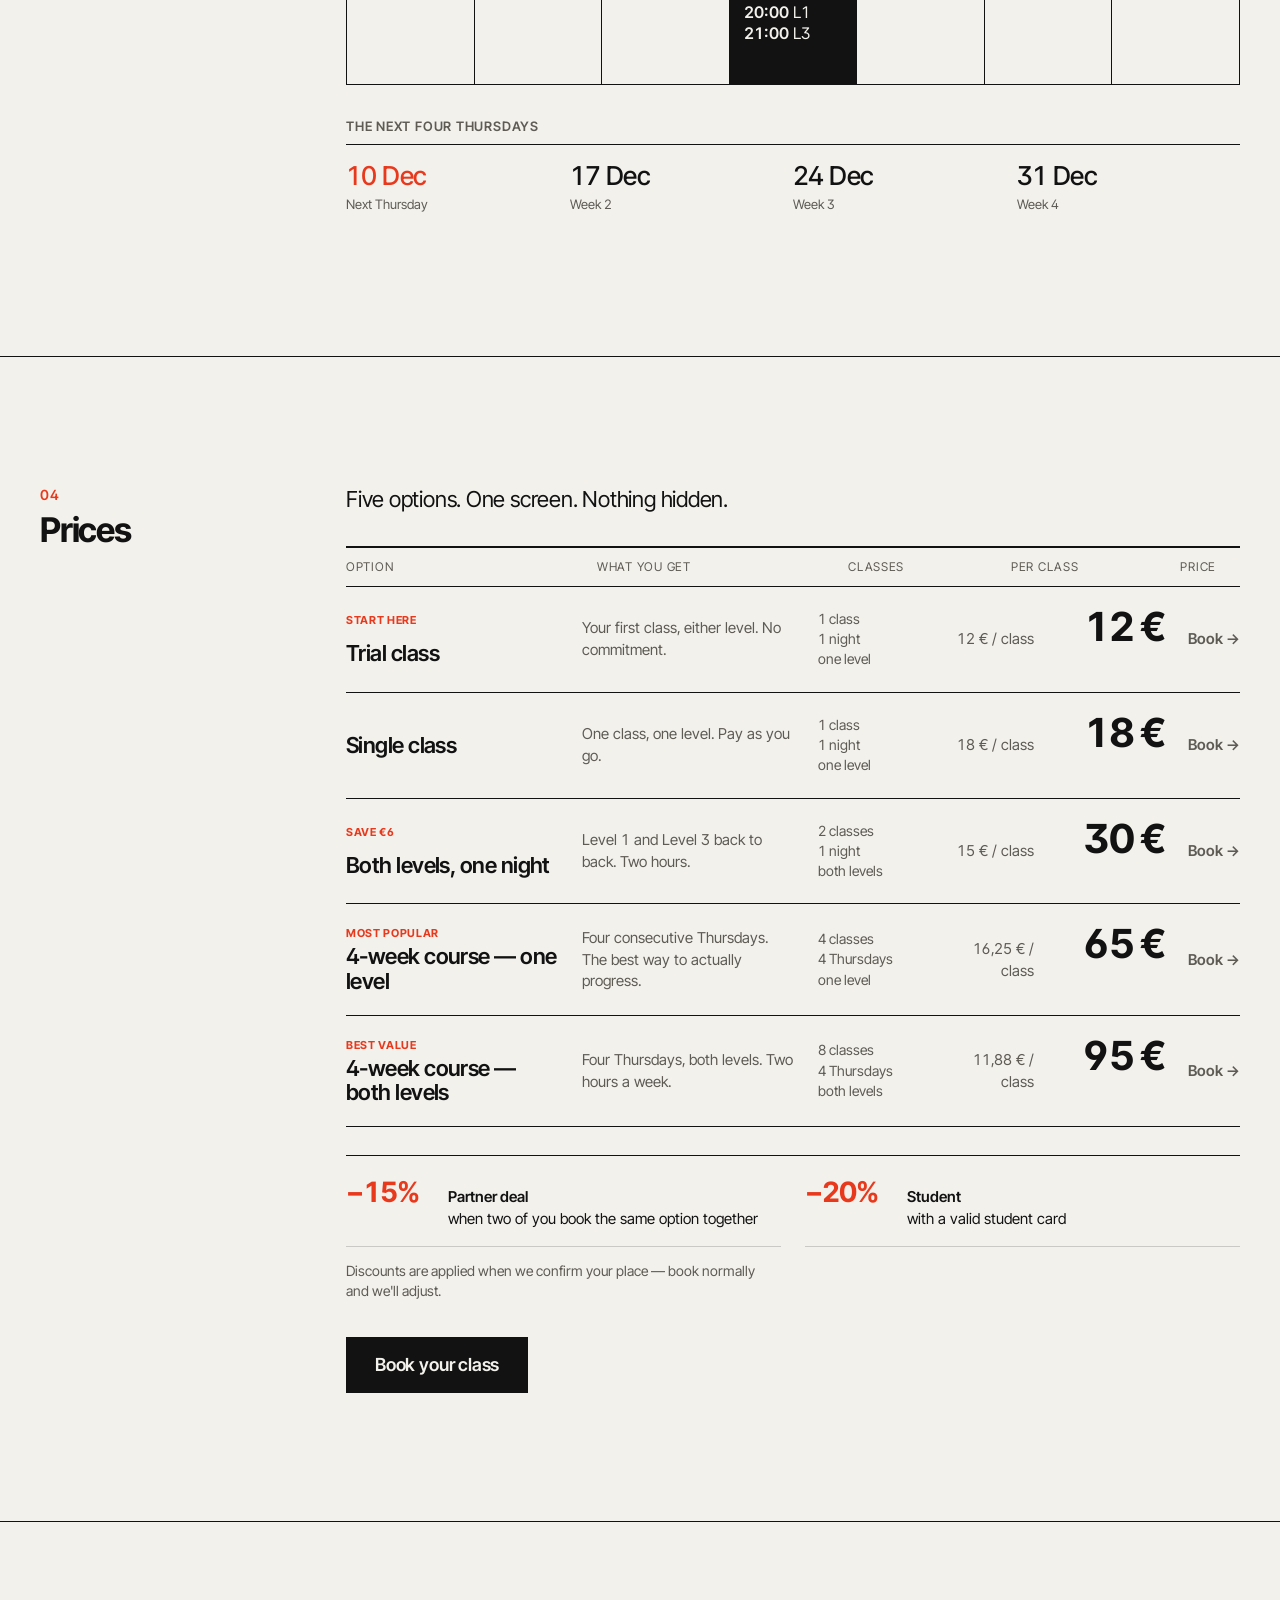
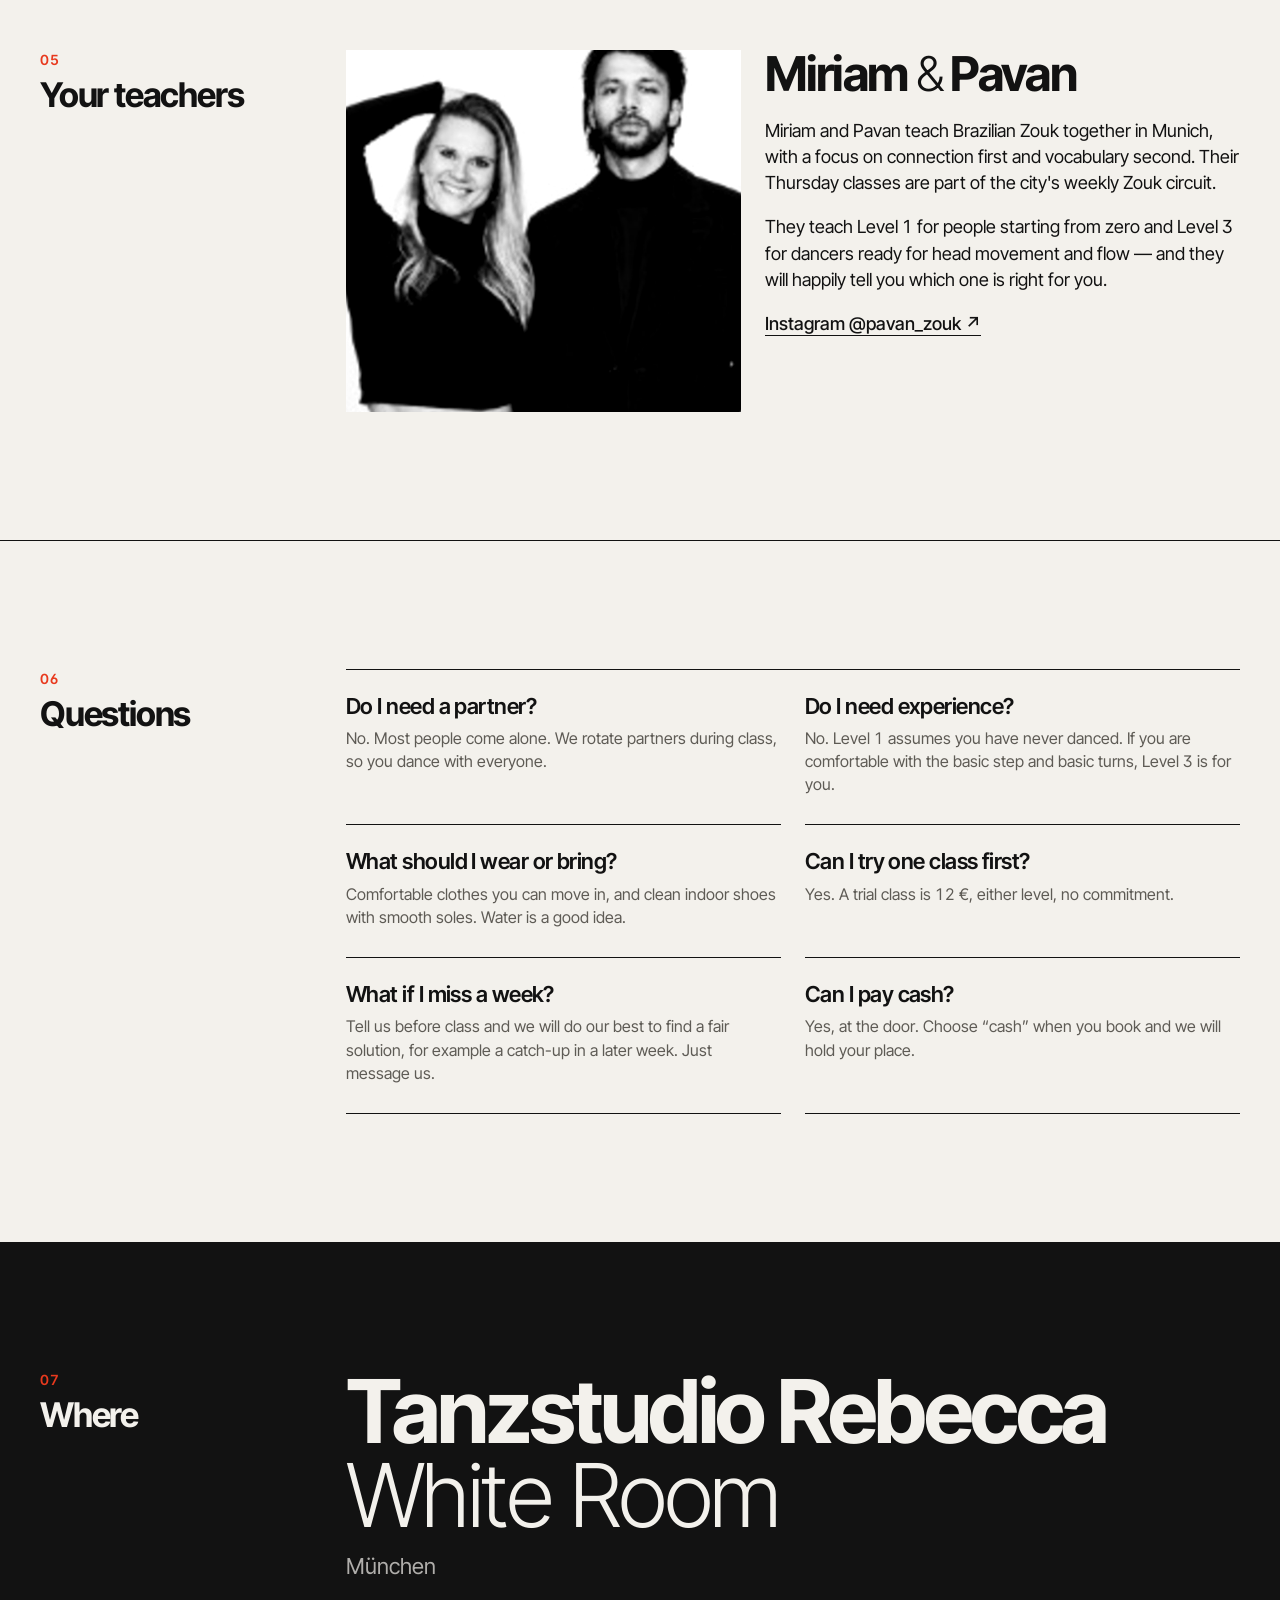
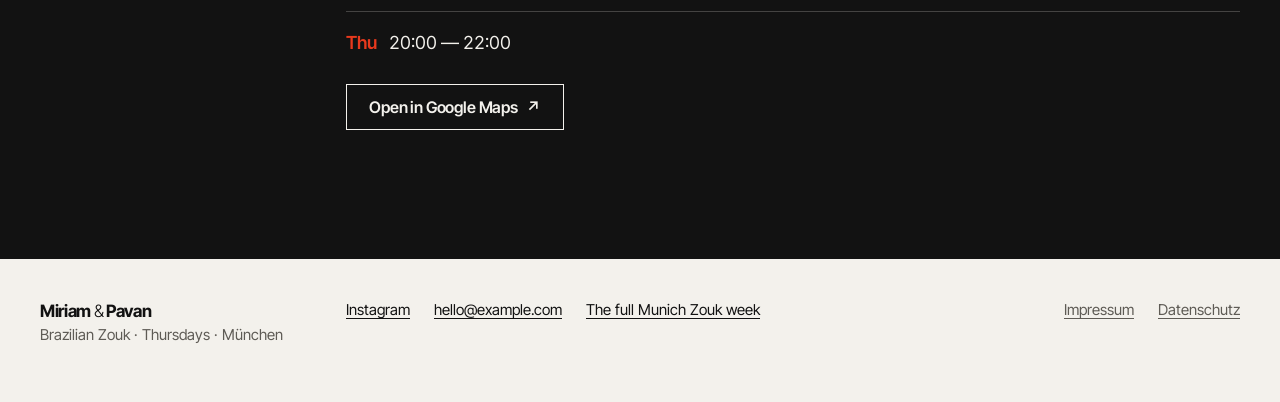
<file: 04-swiss/index.html>
<!doctype html>
<html lang="en">
<head>
  <meta charset="utf-8">
  <meta name="viewport" content="width=device-width, initial-scale=1">
  <meta name="robots" content="noindex, nofollow">
  <title>Brazilian Zouk in Munich — Thursdays with Miriam &amp; Pavan</title>
  <meta name="description" content="Weekly Brazilian Zouk classes in Munich, every Thursday at Tanzstudio Rebecca. Level 1 Beginner 20:00, Level 3 Intermediate 21:00. No partner needed. Trial class €12.">
  <meta name="theme-color" content="#F3F1EC">
  <link rel="icon" href="data:image/svg+xml,%3Csvg xmlns='http://www.w3.org/2000/svg' viewBox='0 0 32 32'%3E%3Crect width='32' height='32' fill='%23121212'/%3E%3Ccircle cx='16' cy='16' r='7' fill='%23E8391D'/%3E%3C/svg%3E">
  <meta property="og:type" content="website">
  <meta property="og:title" content="Brazilian Zouk in Munich — Thursdays with Miriam &amp; Pavan">
  <meta property="og:description" content="Every Thursday at Tanzstudio Rebecca. Level 1 Beginner 20:00 · Level 3 Intermediate 21:00. No partner needed. Trial class €12.">
  <meta property="og:image" content="https://ojallington.github.io/vedant-zouk/assets/poster.jpg">
  <meta property="og:locale" content="en_DE">
  <meta name="twitter:card" content="summary_large_image">
  <link rel="preconnect" href="https://fonts.googleapis.com">
  <link rel="preconnect" href="https://fonts.gstatic.com" crossorigin>
  <link href="https://fonts.googleapis.com/css2?family=Inter+Tight:wght@300;400;500;600;700;800&display=swap" rel="stylesheet">
  <link rel="stylesheet" href="./styles.css">
</head>
<body>
<a class="skip" href="#main">Skip to content</a>

<header class="top" id="top">
  <div class="wrap top__row">
    <a class="top__brand" href="#top" aria-label="Miriam & Pavan — home">
      <span class="top__name">Miriam <span class="amp">&amp;</span> Pavan</span>
      <span class="top__sub">Brazilian Zouk · München</span>
    </a>
    <nav class="top__nav" aria-label="Sections">
      <a href="#classes">Classes</a>
      <a href="#prices">Prices</a>
      <a href="#teachers">Teachers</a>
      <a href="#faq">FAQ</a>
      <a href="#where">Where</a>
    </nav>
    <button class="btn btn--sm top__cta" type="button" data-book>Book</button>
  </div>
</header>

<main id="main">

  <!-- ───────────────────────── 00 HERO ───────────────────────── -->
  <section class="hero" aria-labelledby="hero-title">
    <div class="wrap grid">
      <div class="hero__copy">
        <p class="kicker"><span class="kicker__n">Thursdays</span> Tanzstudio Rebecca, White Room, München</p>
        <h1 id="hero-title" class="display">Brazilian<br>Zouk in<br>Munich<span class="dot">.</span></h1>
        <p class="lede">Weekly classes with Miriam &amp; Pavan. Level&nbsp;1 for people who have never danced. Level&nbsp;3 for people who want the flow. No partner needed.</p>
        <div class="hero__actions">
          <button class="btn btn--lg" type="button" data-book>Book your class</button>
          <a class="link-arrow" href="#prices">See prices <span aria-hidden="true">↓</span></a>
        </div>
      </div>
      <figure class="hero__photo">
        <img src="../assets/poster-couple.jpg" alt="Miriam and Pavan, the two teachers, standing together in black" width="1254" height="980">
        <figcaption>Miriam &amp; Pavan</figcaption>
      </figure>
    </div>

    <!-- The timetable is the hero graphic of the whole page. -->
    <div class="wrap">
      <section class="tt" aria-labelledby="tt-title">
        <header class="tt__head">
          <div class="tt__day">
            <h2 id="tt-title" class="tt__title">Thursday</h2>
            <p class="tt__weekly">Every week</p>
          </div>
          <p class="tt__venue"><span>Tanzstudio Rebecca</span><span>White Room</span><span>München</span></p>
        </header>
        <ol class="tt__rows" id="tt-rows" aria-label="Thursday programme">
          <!-- rendered from site-config.js -->
        </ol>
        <footer class="tt__foot">
          <p><strong>Level 2 — Improver</strong> runs on other nights across Munich with other coaches. Miriam &amp; Pavan teach 1 and 3.</p>
          <p class="tt__foot-cta"><a href="#prices">Trial class <span data-price="trial">€12</span> →</a></p>
        </footer>
      </section>
    </div>
  </section>

  <!-- notice bar (return from Stripe) -->
  <div class="notice wrap" id="notice" hidden role="status"></div>

  <!-- ───────────────────────── 01 WHAT IS ───────────────────────── -->
  <section class="sec" id="about" aria-labelledby="about-title">
    <div class="wrap grid">
      <div class="sec__label"><span class="num">01</span><h2 id="about-title">What is Brazilian&nbsp;Zouk</h2></div>
      <div class="sec__body prose">
        <p class="big">A partner dance from Brazil. It grew out of Lambada in the 1990s and slowed down, softened, and learned to breathe.</p>
        <p>There is no choreography to memorise. The dance is led through connection — a small change in your frame, and your partner moves with it. What comes out is flowing, wave-like movement: long lines, turns, and the head movement Zouk is known for.</p>
        <p>You do not need a partner. You do not need any dance experience. Level&nbsp;1 assumes nothing, we rotate partners in class, and most people arrive alone.</p>
      </div>
    </div>
  </section>

  <!-- ───────────────────────── 02 CLASSES ───────────────────────── -->
  <section class="sec" id="classes" aria-labelledby="classes-title">
    <div class="wrap grid">
      <div class="sec__label"><span class="num">02</span><h2 id="classes-title">The classes</h2></div>
      <div class="sec__body">
        <ul class="levels" id="levels">
          <!-- rendered from site-config.js -->
        </ul>
      </div>
    </div>
  </section>

  <!-- ───────────────────────── 03 SCHEDULE ───────────────────────── -->
  <section class="sec" id="schedule" aria-labelledby="schedule-title">
    <div class="wrap grid">
      <div class="sec__label"><span class="num">03</span><h2 id="schedule-title">The rhythm</h2></div>
      <div class="sec__body">
        <p class="lede lede--tight">Same night, same room, every week. A 4-week course is four Thursdays in a row.</p>
        <ol class="week" aria-label="The week">
          <li><span class="week__d">Mon</span><span class="week__x"></span></li>
          <li><span class="week__d">Tue</span><span class="week__x"></span></li>
          <li><span class="week__d">Wed</span><span class="week__x"></span></li>
          <li class="is-on"><span class="week__d">Thu</span><span class="week__x"><b>20:00</b> L1<br><b>21:00</b> L3</span></li>
          <li><span class="week__d">Fri</span><span class="week__x"></span></li>
          <li><span class="week__d">Sat</span><span class="week__x"></span></li>
          <li><span class="week__d">Sun</span><span class="week__x"></span></li>
        </ol>
        <div class="next">
          <p class="next__label">The next four Thursdays</p>
          <ol class="next__list" id="next-dates"><!-- rendered --></ol>
        </div>
      </div>
    </div>
  </section>

  <!-- ───────────────────────── 04 PRICES ───────────────────────── -->
  <section class="sec sec--prices" id="prices" aria-labelledby="prices-title">
    <div class="wrap grid">
      <div class="sec__label"><span class="num">04</span><h2 id="prices-title">Prices</h2></div>
      <div class="sec__body">
        <p class="lede lede--tight">Five options. One screen. Nothing hidden.</p>
        <div class="price" role="table" aria-label="Prices" id="price-table">
          <!-- rendered from site-config.js -->
        </div>
        <ul class="discounts" id="discounts"><!-- rendered --></ul>
        <p class="discount-note" id="discount-note"></p>
        <p class="prices__cta"><button class="btn btn--lg" type="button" data-book>Book your class</button></p>
      </div>
    </div>
  </section>

  <!-- ───────────────────────── 05 TEACHERS ───────────────────────── -->
  <section class="sec" id="teachers" aria-labelledby="teachers-title">
    <div class="wrap grid">
      <div class="sec__label"><span class="num">05</span><h2 id="teachers-title">Your teachers</h2></div>
      <div class="sec__body teachers">
        <figure class="teachers__photo">
          <img src="../assets/miriam-pavan.jpg" alt="Miriam and Pavan, black and white portrait" width="744" height="680" loading="lazy">
        </figure>
        <div class="prose">
          <h3 class="teachers__names">Miriam <span class="amp">&amp;</span> Pavan</h3>
          <!-- PLACEHOLDER BIO — replace with Miriam & Pavan's own words before launch. -->
          <p>Miriam and Pavan teach Brazilian Zouk together in Munich, with a focus on connection first and vocabulary second. Their Thursday classes are part of the city's weekly Zouk circuit.</p>
          <p>They teach Level&nbsp;1 for people starting from zero and Level&nbsp;3 for dancers ready for head movement and flow — and they will happily tell you which one is right for you.</p>
          <p><a class="link-arrow" href="https://www.instagram.com/pavan_zouk" target="_blank" rel="noopener">Instagram @pavan_zouk <span aria-hidden="true">↗</span></a></p>
        </div>
      </div>
    </div>
  </section>

  <!-- ───────────────────────── 06 FAQ ───────────────────────── -->
  <section class="sec" id="faq" aria-labelledby="faq-title">
    <div class="wrap grid">
      <div class="sec__label"><span class="num">06</span><h2 id="faq-title">Questions</h2></div>
      <dl class="sec__body faq">
        <div><dt>Do I need a partner?</dt><dd>No. Most people come alone. We rotate partners during class, so you dance with everyone.</dd></div>
        <div><dt>Do I need experience?</dt><dd>No. Level&nbsp;1 assumes you have never danced. If you are comfortable with the basic step and basic turns, Level&nbsp;3 is for you.</dd></div>
        <div><dt>What should I wear or bring?</dt><dd>Comfortable clothes you can move in, and clean indoor shoes with smooth soles. Water is a good idea.</dd></div>
        <div><dt>Can I try one class first?</dt><dd>Yes. A trial class is <span data-price="trial">€12</span>, either level, no commitment.</dd></div>
        <div><dt>What if I miss a week?</dt><dd>Tell us before class and we will do our best to find a fair solution, for example a catch-up in a later week. Just message us.</dd></div>
        <div><dt>Can I pay cash?</dt><dd>Yes, at the door. Choose “cash” when you book and we will hold your place.</dd></div>
      </dl>
    </div>
  </section>

  <!-- ───────────────────────── 07 LOCATION ───────────────────────── -->
  <section class="sec sec--dark" id="where" aria-labelledby="where-title">
    <div class="wrap grid">
      <div class="sec__label"><span class="num">07</span><h2 id="where-title">Where</h2></div>
      <div class="sec__body where">
        <p class="where__venue">Tanzstudio Rebecca<br><span>White Room</span></p>
        <p class="where__city">München</p>
        <p class="where__time"><b>Thu</b> 20:00 — 22:00</p>
        <p><a class="btn btn--ghost" href="https://www.google.com/maps/search/?api=1&query=Tanzstudio+Rebecca+M%C3%BCnchen" target="_blank" rel="noopener">Open in Google Maps <span aria-hidden="true">↗</span></a></p>
      </div>
    </div>
  </section>

  <!-- ───────────────────────── YOUR BOOKINGS ─────────────────────────
       Vedant asked for student accounts with a booking history. A static site cannot do
       real cross-device auth; this panel reads a per-device record from localStorage.
       Real accounts need a backend — see README § "Real accounts". -->
  <section class="sec" id="mine" aria-labelledby="mine-title" hidden>
    <div class="wrap grid">
      <div class="sec__label"><span class="num">08</span><h2 id="mine-title">Your bookings</h2></div>
      <div class="sec__body">
        <p class="small muted">Saved on this device only.</p>
        <ol class="mine" id="mine-list"></ol>
        <p><button class="link-btn" type="button" id="mine-clear">Clear this list</button></p>
      </div>
    </div>
  </section>

</main>

<footer class="foot">
  <div class="wrap grid">
    <div class="foot__brand">
      <p class="top__name">Miriam <span class="amp">&amp;</span> Pavan</p>
      <p class="muted">Brazilian Zouk · Thursdays · München</p>
    </div>
    <ul class="foot__links">
      <li><a href="https://www.instagram.com/pavan_zouk" target="_blank" rel="noopener">Instagram</a></li>
      <li><a href="mailto:hello@example.com" id="foot-email">hello@example.com</a></li>
      <li><a href="https://zoukmunich.com/de/" target="_blank" rel="noopener">The full Munich Zouk week</a></li>
    </ul>
    <ul class="foot__legal">
      <!-- TODO: Impressum and Datenschutz are required by German law. Link real pages before launch. -->
      <li><a href="#">Impressum</a></li>
      <li><a href="#">Datenschutz</a></li>
    </ul>
  </div>
</footer>

<!-- ───────────────────────── BOOKING ───────────────────────── -->
<dialog class="book" id="book" aria-labelledby="book-title">
  <form class="book__form" id="book-form" novalidate method="dialog">
    <header class="book__head">
      <h2 id="book-title" class="book__title">Book</h2>
      <button class="book__close" type="button" data-close aria-label="Close booking">
        <svg width="20" height="20" viewBox="0 0 20 20" aria-hidden="true"><path d="M3 3l14 14M17 3L3 17" stroke="currentColor" stroke-width="1.5"/></svg>
      </button>
      <ol class="steps" aria-label="Progress">
        <li data-step-ind="1" class="is-current"><span>1</span>Choose</li>
        <li data-step-ind="2"><span>2</span>Details</li>
        <li data-step-ind="3"><span>3</span>Pay</li>
      </ol>
    </header>

    <div class="book__body">
      <!-- STEP 1 -->
      <section class="step" data-step="1" aria-labelledby="s1-title">
        <h3 id="s1-title" class="step__title">What are you booking?</h3>
        <fieldset class="fs">
          <legend class="fs__legend">Option</legend>
          <div class="opts" id="opt-list"><!-- rendered --></div>
          <p class="err" data-err="optionId" role="alert"></p>
        </fieldset>
        <fieldset class="fs" id="level-fs">
          <legend class="fs__legend">Level</legend>
          <div class="lvls" id="lvl-list"><!-- rendered --></div>
          <p class="lvl-note" id="lvl-note" hidden></p>
          <p class="err" data-err="levelId" role="alert"></p>
        </fieldset>
      </section>

      <!-- STEP 2 -->
      <section class="step" data-step="2" aria-labelledby="s2-title" hidden>
        <h3 id="s2-title" class="step__title">Who is coming?</h3>
        <div class="fields">
          <div class="field">
            <label for="f-first">First name</label>
            <input id="f-first" name="firstName" type="text" autocomplete="given-name" required>
            <p class="err" data-err="firstName" role="alert"></p>
          </div>
          <div class="field">
            <label for="f-last">Last name</label>
            <input id="f-last" name="lastName" type="text" autocomplete="family-name" required>
            <p class="err" data-err="lastName" role="alert"></p>
          </div>
          <div class="field field--full">
            <label for="f-email">Email</label>
            <input id="f-email" name="email" type="email" autocomplete="email" inputmode="email" required>
            <p class="err" data-err="email" role="alert"></p>
          </div>
          <div class="field field--full">
            <label for="f-phone">Phone <span class="optional">optional</span></label>
            <input id="f-phone" name="phone" type="tel" autocomplete="tel" inputmode="tel">
          </div>
          <div class="field field--full check">
            <input id="f-partner" name="withPartner" type="checkbox">
            <label for="f-partner">I’m booking with a partner</label>
          </div>
          <div class="field field--full" id="partner-wrap" hidden>
            <label for="f-partner-name">Partner’s name</label>
            <input id="f-partner-name" name="partnerName" type="text" autocomplete="off">
            <p class="err" data-err="partnerName" role="alert"></p>
          </div>
          <fieldset class="field field--full fs fs--inline">
            <legend class="fs__legend">I’d like to dance as</legend>
            <div class="seg">
              <input id="r-lead" type="radio" name="role" value="Lead"><label for="r-lead">Lead</label>
              <input id="r-follow" type="radio" name="role" value="Follow"><label for="r-follow">Follow</label>
              <input id="r-either" type="radio" name="role" value="Either" checked><label for="r-either">Either</label>
            </div>
          </fieldset>
          <div class="field field--full">
            <label for="f-notes">Notes <span class="optional">optional</span></label>
            <textarea id="f-notes" name="notes" rows="3"></textarea>
          </div>
        </div>
      </section>

      <!-- STEP 3 -->
      <section class="step" data-step="3" aria-labelledby="s3-title" hidden>
        <h3 id="s3-title" class="step__title">How would you like to pay?</h3>
        <div class="summary" id="summary" aria-live="polite"></div>
        <!-- § 312j Abs. 3 BGB (Button-Loesung): this button concludes a paid contract, so its
             label must unambiguously state the payment obligation. "Buy now" corresponds to
             "kaufen", which is accepted. If this page is translated, it MUST read
             "zahlungspflichtig bestellen". Wrong label = no contract and no claim to payment
             (§ 312j Abs. 4). Confirm final wording with a Rechtsanwalt. -->
                <div class="pay">
          <button class="pay__opt" type="button" id="pay-card">
            <span class="pay__label">Buy now</span>
            <span class="pay__desc" id="pay-card-desc">Secure checkout with Stripe. Your place is confirmed immediately.</span>
            <span class="pay__go">Continue to Stripe →</span>
          </button>
          <button class="pay__opt" type="button" id="pay-cash">
            <span class="pay__label">Pay cash at the door</span>
            <span class="pay__desc">Nothing to pay now. We hold your place and email you to confirm.</span>
            <span class="pay__go">Request my place →</span>
          </button>
        </div>
        <p class="err" id="pay-err" role="alert"></p>
        <p class="small muted" id="pay-note"></p>
      </section>

      <!-- DONE -->
      <section class="step step--done" data-step="done" aria-labelledby="done-title" hidden>
        <p class="done__mark" aria-hidden="true">
          <svg width="56" height="56" viewBox="0 0 56 56"><circle cx="28" cy="28" r="27" fill="none" stroke="currentColor" stroke-width="1.5"/><path d="M17 29l8 8 15-17" fill="none" stroke="currentColor" stroke-width="2.5"/></svg>
        </p>
        <h3 id="done-title" class="step__title">You’re on the list.</h3>
        <p class="done__text" id="done-text"></p>
        <p class="done__ref">Reference <b id="done-ref"></b></p>
        <p class="small muted" id="done-fallback" hidden>Your mail app should have opened with the booking details — please send that email so it reaches us.</p>
      </section>
    </div>

    <footer class="book__foot">
      <div class="total">
        <span class="total__label">Total</span>
        <span class="total__amt" id="total">€0</span>
        <span class="total__desc" id="total-desc"></span>
      </div>
      <div class="book__btns">
        <button class="btn btn--ghost" type="button" id="btn-back" hidden>Back</button>
        <button class="btn" type="button" id="btn-next">Continue</button>
        <button class="btn" type="button" id="btn-done" data-close hidden>Done</button>
      </div>
    </footer>
  </form>
</dialog>

<script type="module" src="./app.js"></script>
</body>
</html>
</file>
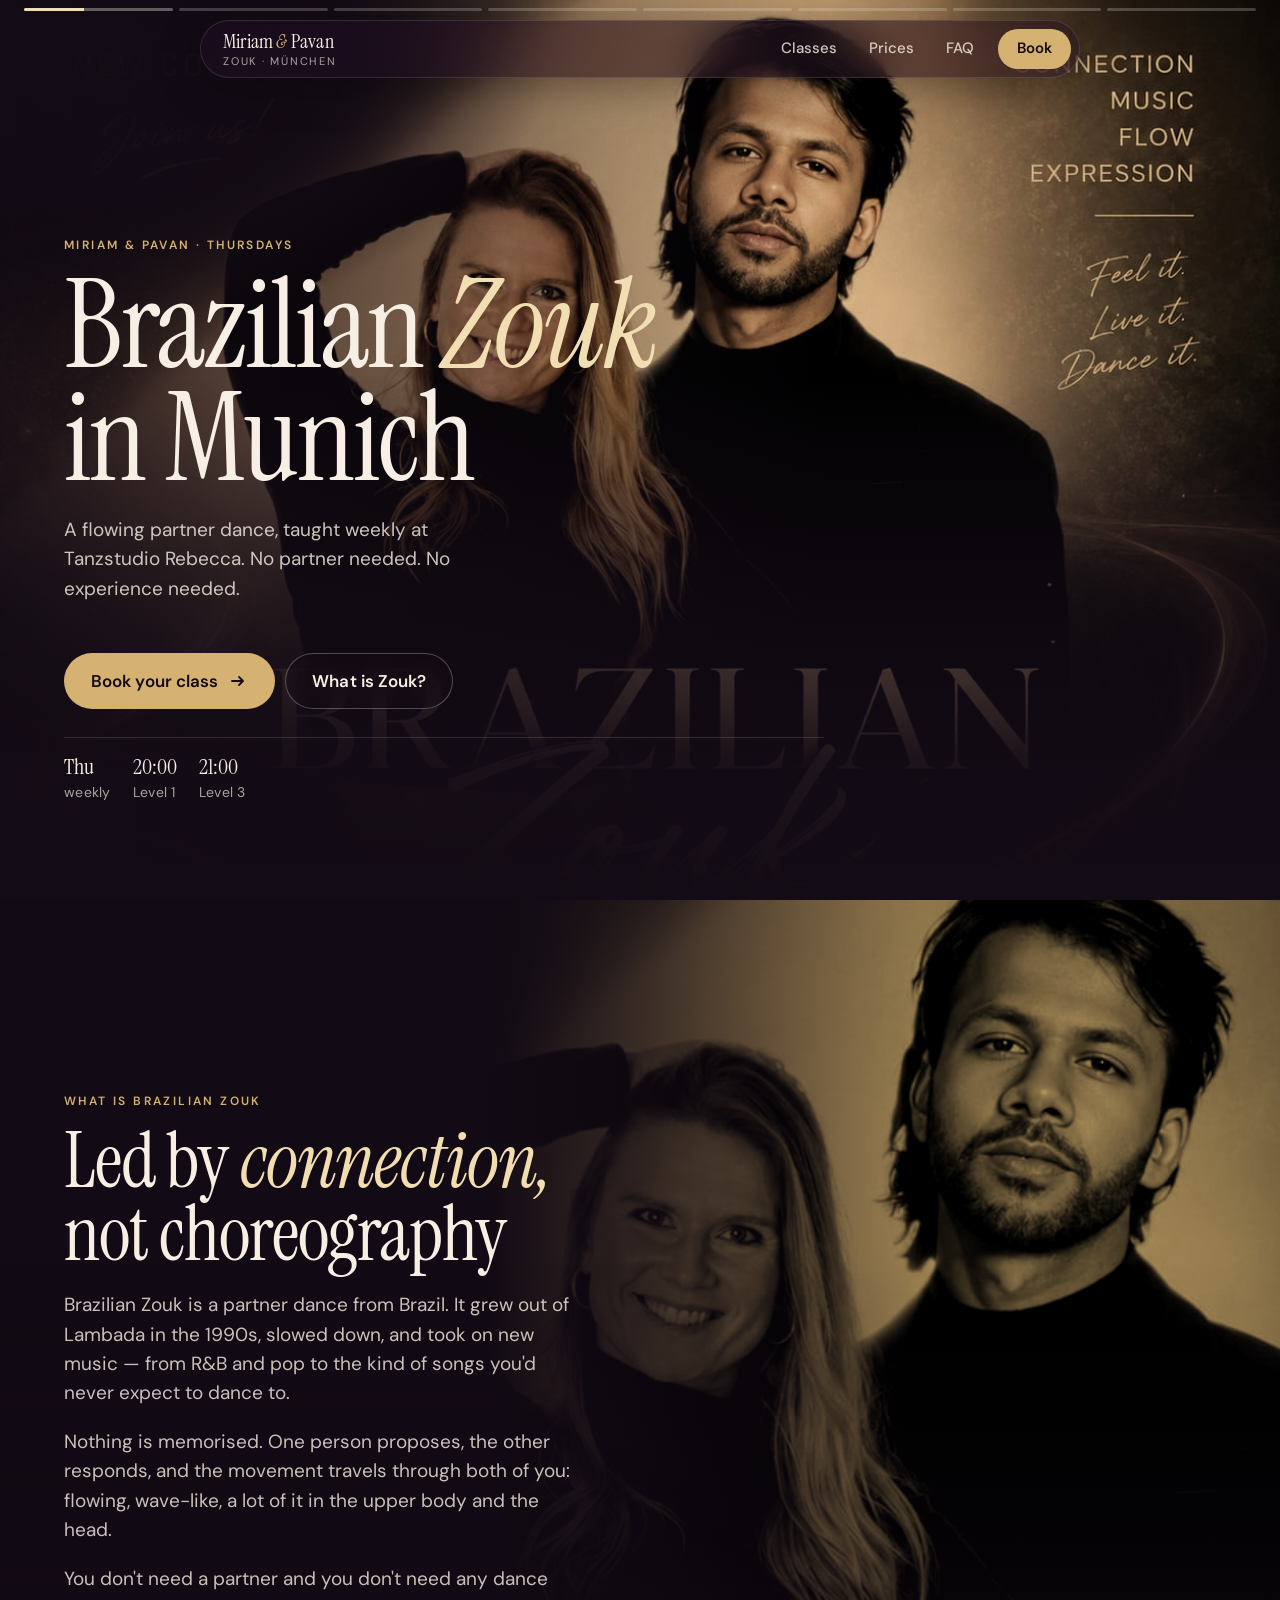
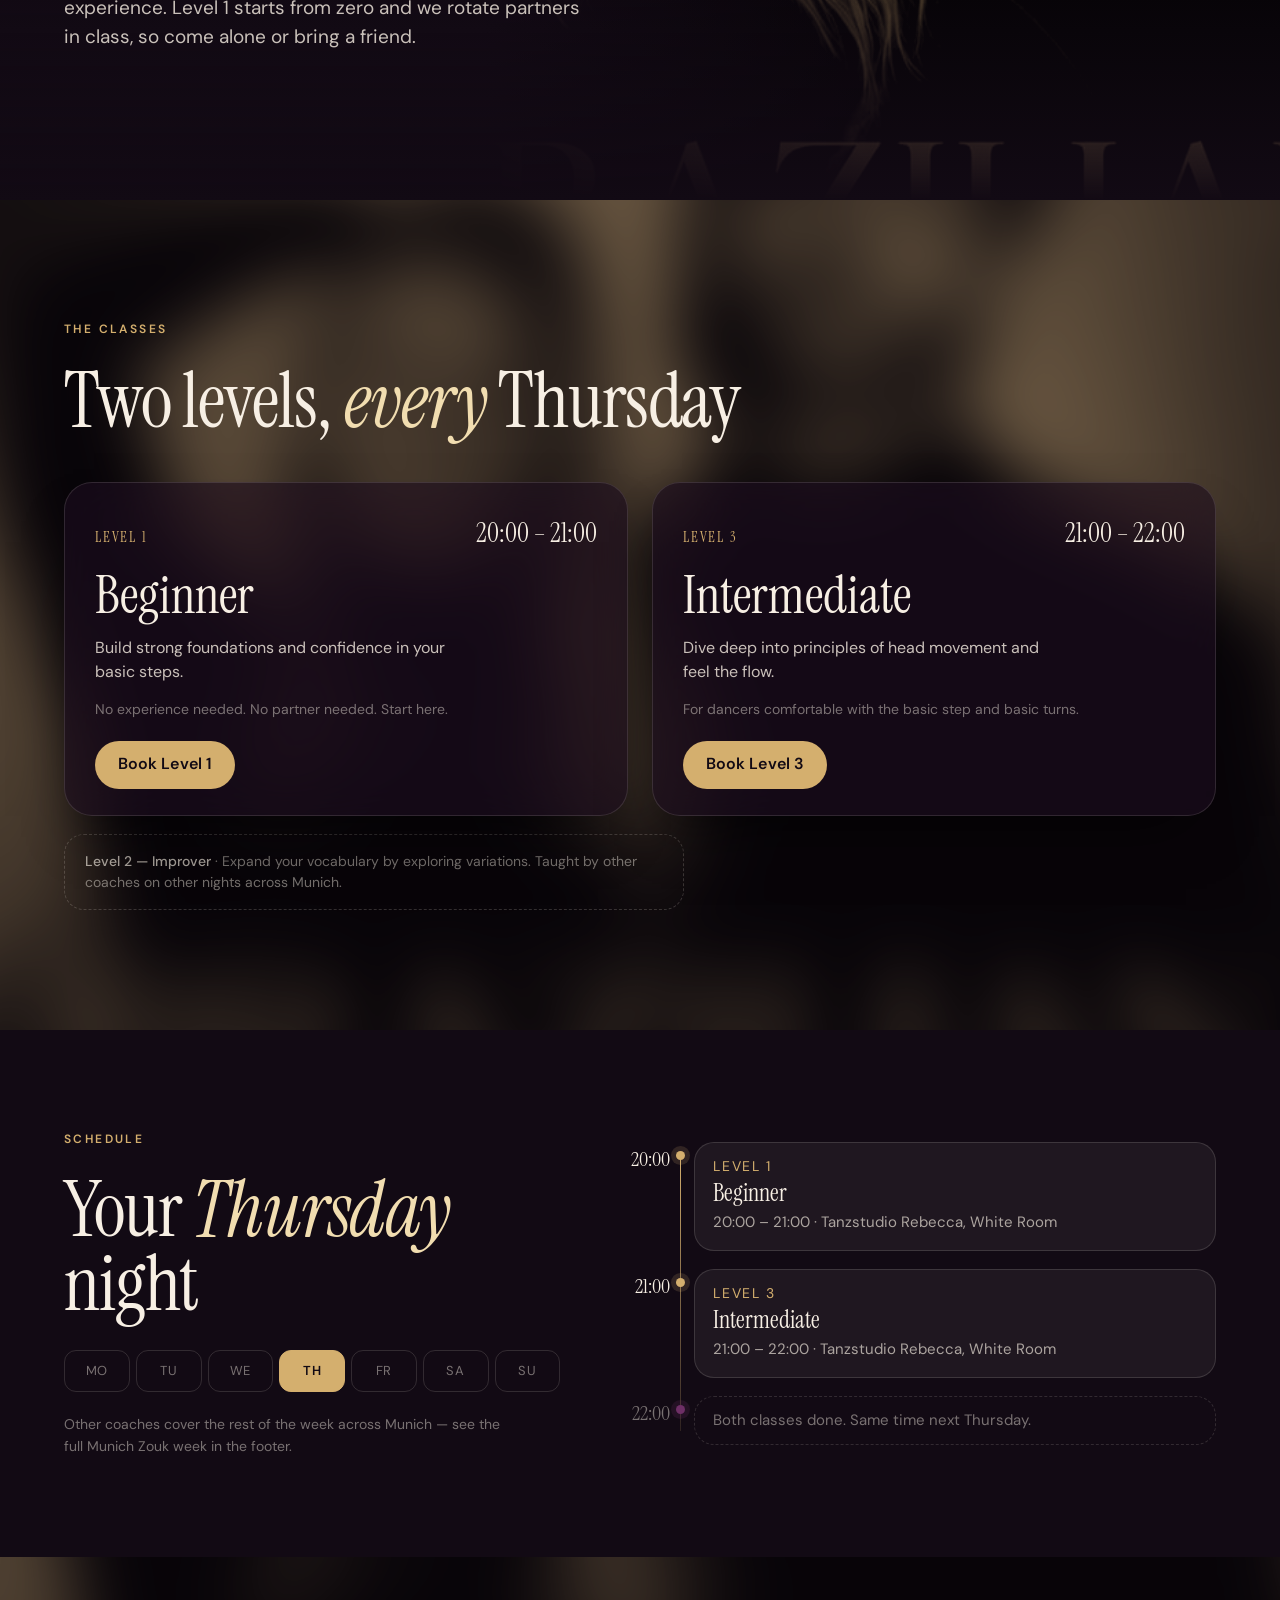
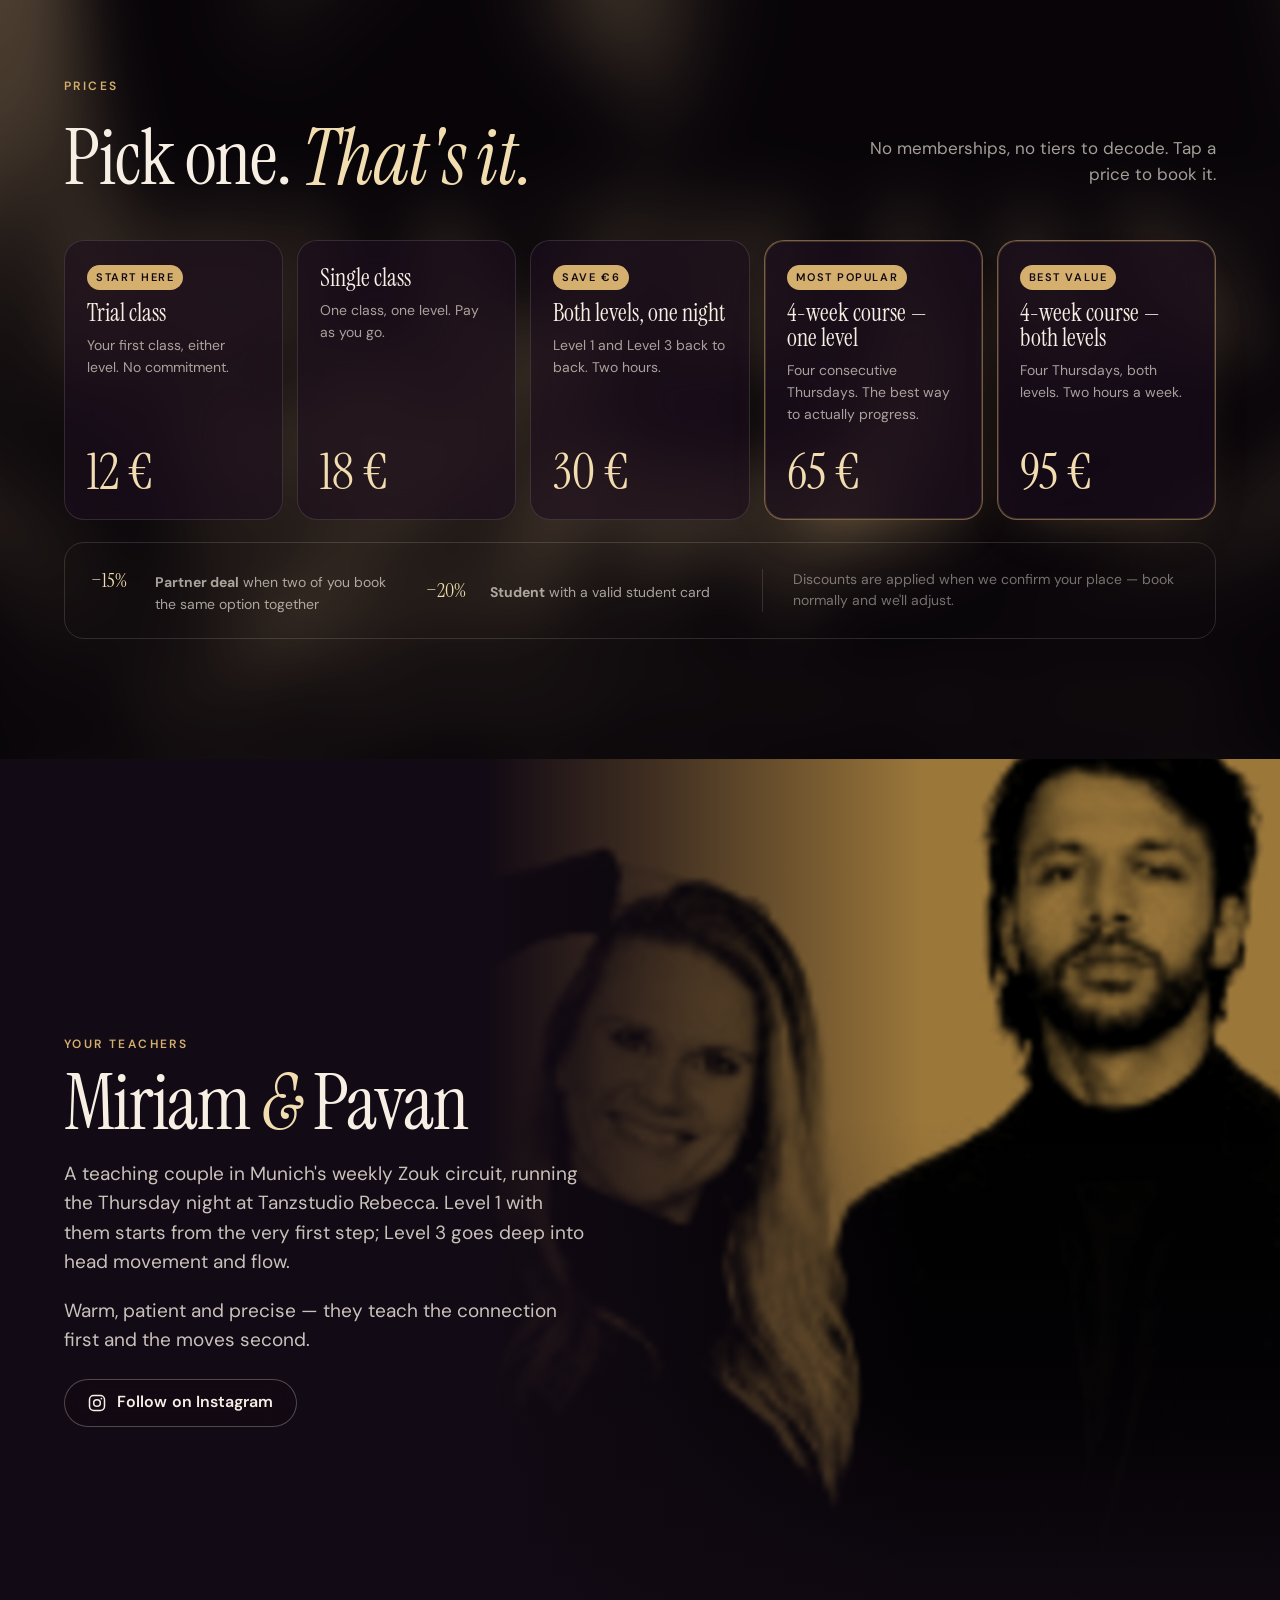
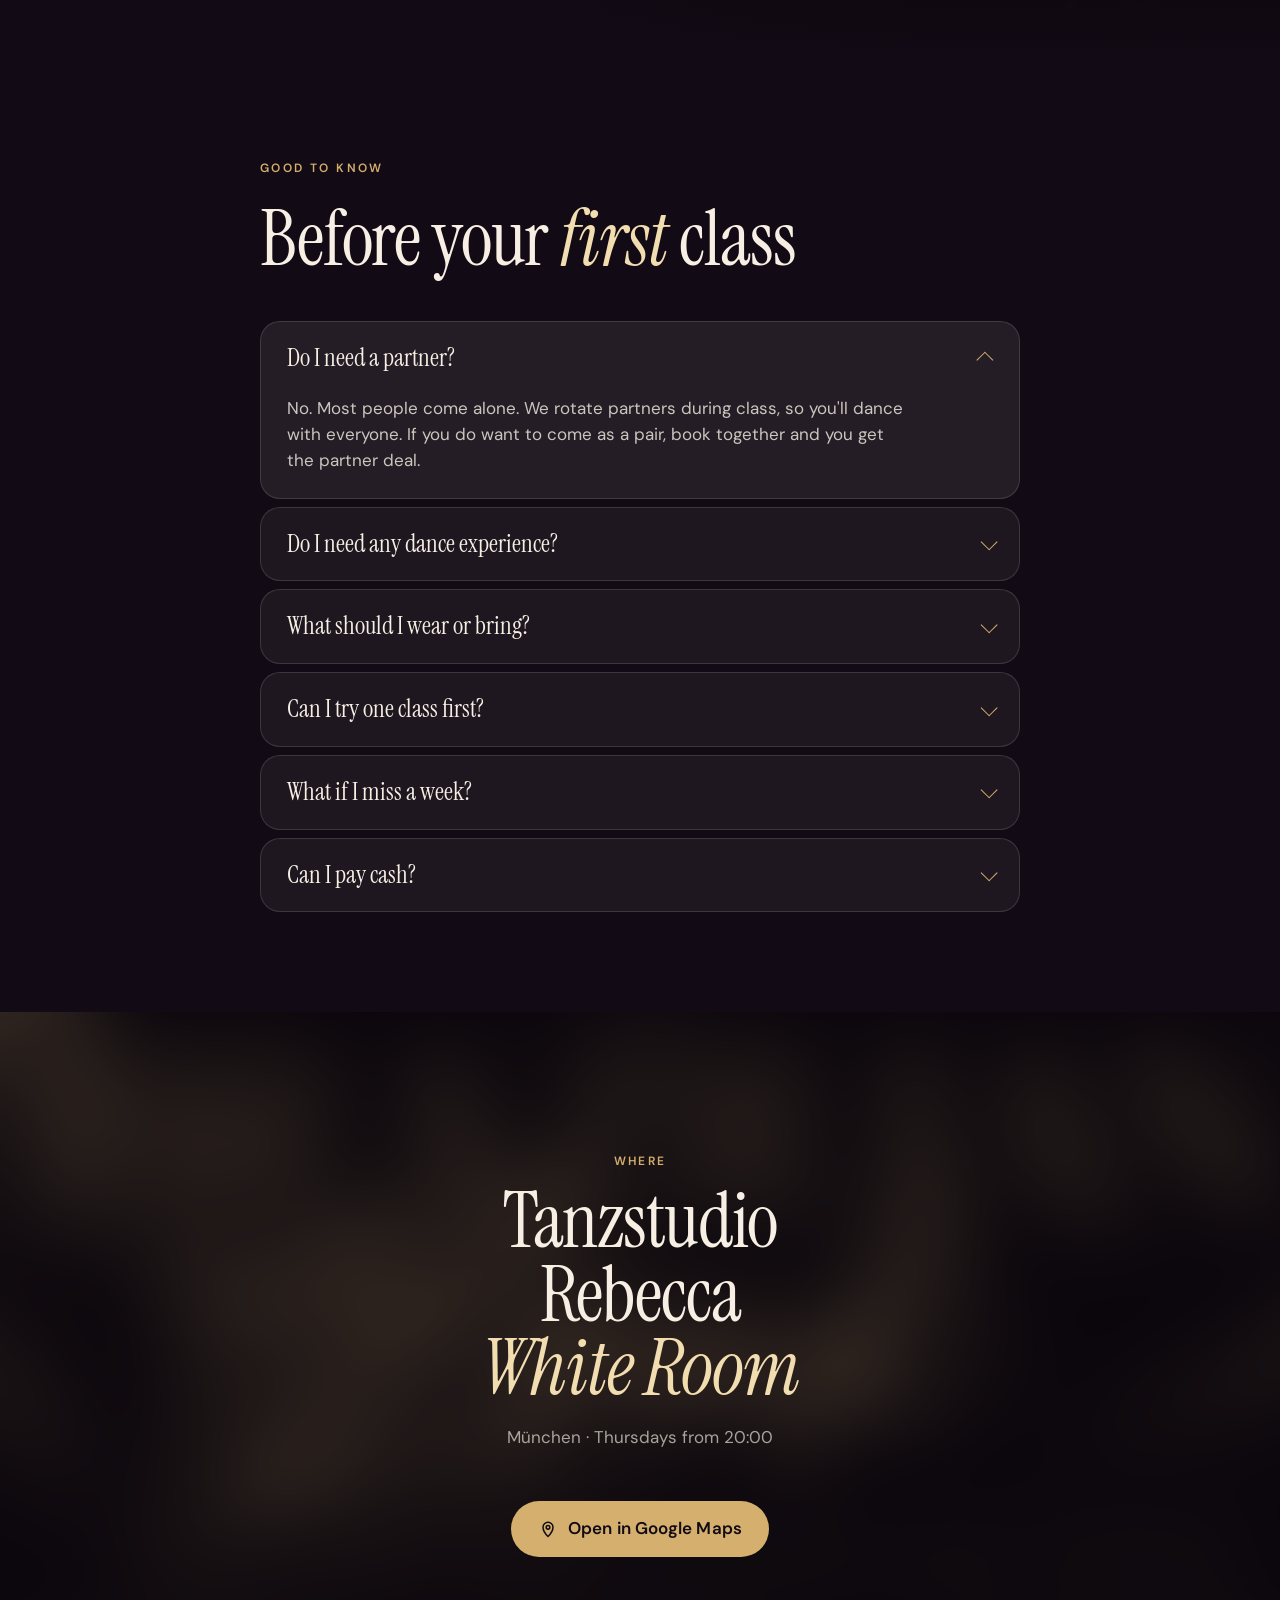
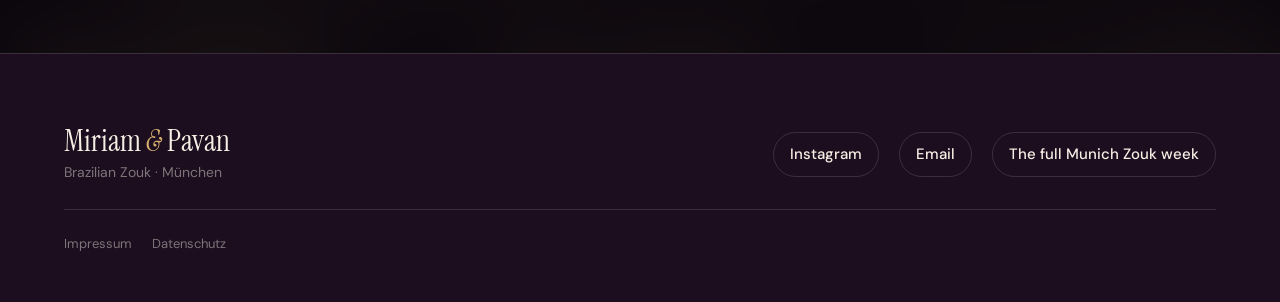
<file: 05-immersive/index.html>
<!doctype html>
<html lang="en">
<head>
  <meta charset="utf-8">
  <meta name="viewport" content="width=device-width, initial-scale=1, viewport-fit=cover">
  <meta name="robots" content="noindex, nofollow">
  <title>Brazilian Zouk in Munich — Miriam &amp; Pavan · Thursdays</title>
  <meta name="description" content="Weekly Brazilian Zouk classes in Munich with Miriam & Pavan. Thursdays at Tanzstudio Rebecca, White Room. Level 1 Beginner 20:00, Level 3 Intermediate 21:00. No partner or experience needed. Trial class, drop-in or 4-week course. Book online, pay by card or cash at the door.">
  <meta name="theme-color" content="#120A14">
  <meta name="color-scheme" content="dark">

  <meta property="og:type" content="website">
  <meta property="og:title" content="Brazilian Zouk in Munich — Miriam & Pavan">
  <meta property="og:description" content="Thursdays at Tanzstudio Rebecca. Level 1 Beginner 20:00 · Level 3 Intermediate 21:00. No partner needed. Book your class.">
  <meta property="og:image" content="https://ojallington.github.io/vedant-zouk/assets/poster.jpg">
  <meta property="og:image:width" content="1254">
  <meta property="og:image:height" content="1254">
  <meta property="og:locale" content="en_GB">
  <meta name="twitter:card" content="summary_large_image">

  <link rel="preconnect" href="https://fonts.googleapis.com">
  <link rel="preconnect" href="https://fonts.gstatic.com" crossorigin>
  <link href="https://fonts.googleapis.com/css2?family=DM+Sans:opsz,wght@9..40,400;9..40,500;9..40,600&family=Instrument+Serif:ital@0;1&display=swap" rel="stylesheet">
  <link rel="icon" href="data:,">
  <link rel="stylesheet" href="./styles.css">
  <link rel="preload" as="image" href="../assets/poster-couple.jpg">
</head>
<body>
<a class="skip" href="#top">Skip to content</a>

<!-- Instagram-style story progress: one segment per section, filled by scroll position -->
<div class="storybar" id="storybar" aria-hidden="true"></div>

<header class="topbar">
  <a class="topbar__brand" href="#top" aria-label="Miriam & Pavan — back to top">
    <span class="topbar__name">Miriam <i>&amp;</i> Pavan</span>
    <span class="topbar__sub">Zouk · München</span>
  </a>
  <nav class="topbar__nav" aria-label="Sections">
    <a href="#classes">Classes</a>
    <a href="#pricing">Prices</a>
    <a href="#faq">FAQ</a>
  </nav>
  <button class="btn btn--gold btn--small" type="button" data-book>Book</button>
</header>

<main id="top">

  <!-- ============================================================ HERO -->
  <section class="panel hero" id="hero" data-story="Zouk">
    <div class="panel__bg dt dt--warm hero__bg">
      <img src="../assets/poster-couple.jpg" alt="Miriam and Pavan, the teachers, standing close together against a warm smoky backdrop" fetchpriority="high">
    </div>
    <div class="panel__scrim hero__scrim"></div>
    <div class="panel__content hero__content">
      <p class="eyebrow" data-reveal>Miriam &amp; Pavan · Thursdays</p>
      <h1 class="display" data-reveal>Brazilian <em>Zouk</em><br>in Munich</h1>
      <p class="hero__lede" data-reveal>A flowing partner dance, taught weekly at Tanzstudio Rebecca. No partner needed. No experience needed.</p>
      <div class="hero__cta" data-reveal>
        <button class="btn btn--gold btn--large" type="button" data-book>
          Book your class
          <svg class="icon" viewBox="0 0 20 20" aria-hidden="true"><path d="M4 10h11m-4-4 4 4-4 4" fill="none" stroke="currentColor" stroke-width="1.8" stroke-linecap="round" stroke-linejoin="round"/></svg>
        </button>
        <a class="btn btn--ghost btn--large" href="#about">What is Zouk?</a>
      </div>
      <ul class="hero__facts" data-reveal>
        <li><strong>Thu</strong> weekly</li>
        <li><strong>20:00</strong> Level 1</li>
        <li><strong>21:00</strong> Level 3</li>
      </ul>
    </div>
  </section>

  <!-- ============================================================ WHAT IS ZOUK -->
  <section class="panel panel--split" id="about" data-story="What">
    <div class="panel__bg dt about__bg">
      <img src="../assets/poster-couple.jpg" alt="" loading="lazy">
    </div>
    <div class="panel__scrim"></div>
    <div class="panel__content">
      <p class="eyebrow" data-reveal>What is Brazilian Zouk</p>
      <h2 class="display display--md" data-reveal>Led by <em>connection,</em> not choreography</h2>
      <div class="prose" data-reveal>
        <p>Brazilian Zouk is a partner dance from Brazil. It grew out of Lambada in the 1990s, slowed down, and took on new music — from R&amp;B and pop to the kind of songs you'd never expect to dance to.</p>
        <p>Nothing is memorised. One person proposes, the other responds, and the movement travels through both of you: flowing, wave-like, a lot of it in the upper body and the head.</p>
        <p>You don't need a partner and you don't need any dance experience. Level 1 starts from zero and we rotate partners in class, so come alone or bring a friend.</p>
      </div>
    </div>
  </section>

  <!-- ============================================================ CLASSES -->
  <section class="section" id="classes" data-story="Classes">
    <div class="section__texture dt dt--blur classes__texture" aria-hidden="true">
      <img src="../assets/poster-couple.jpg" alt="" loading="lazy">
    </div>
    <div class="section__inner">
      <header class="section__head" data-reveal>
        <p class="eyebrow">The classes</p>
        <h2 class="display display--md">Two levels, <em>every</em> Thursday</h2>
      </header>
      <div class="levels" id="levels"></div>
      <p class="levels__other" id="level-other" data-reveal></p>
    </div>
  </section>

  <!-- ============================================================ SCHEDULE -->
  <section class="section section--tight" id="schedule" data-story="When">
    <div class="section__inner">
      <header class="section__head" data-reveal>
        <p class="eyebrow">Schedule</p>
        <h2 class="display display--md">Your <em>Thursday</em> night</h2>
      </header>
      <div class="week" data-reveal aria-label="Days of the week — Thursday is our night">
        <span>Mo</span><span>Tu</span><span>We</span><span class="week__on">Th</span><span>Fr</span><span>Sa</span><span>Su</span>
      </div>
      <ol class="rail" id="rail"></ol>
      <p class="rail__note" data-reveal>Other coaches cover the rest of the week across Munich — see the full Munich Zouk week in the footer.</p>
    </div>
  </section>

  <!-- ============================================================ PRICING -->
  <section class="section" id="pricing" data-story="Prices">
    <div class="section__texture dt dt--blur pricing__texture" aria-hidden="true">
      <img src="../assets/poster.jpg" alt="" loading="lazy">
    </div>
    <div class="section__inner">
      <header class="section__head" data-reveal>
        <p class="eyebrow">Prices</p>
        <h2 class="display display--md">Pick one. <em>That's it.</em></h2>
        <p class="section__lede">No memberships, no tiers to decode. Tap a price to book it.</p>
      </header>
      <div class="prices" id="prices"></div>
      <div class="discounts" id="discounts" data-reveal></div>
    </div>
  </section>

  <!-- ============================================================ TEACHERS -->
  <section class="panel panel--split" id="teachers" data-story="Who">
    <div class="panel__bg dt teachers__bg">
      <img src="../assets/miriam-pavan.jpg" alt="Miriam and Pavan in a studio portrait, both in black" loading="lazy">
    </div>
    <div class="panel__scrim"></div>
    <div class="panel__content">
      <p class="eyebrow" data-reveal>Your teachers</p>
      <h2 class="display display--md" data-reveal>Miriam <em>&amp;</em> Pavan</h2>
      <!-- PLACEHOLDER BIO — replace with Miriam & Pavan's own words. Nothing below is a verified fact. -->
      <div class="prose" data-reveal>
        <p>A teaching couple in Munich's weekly Zouk circuit, running the Thursday night at Tanzstudio Rebecca. Level 1 with them starts from the very first step; Level 3 goes deep into head movement and flow.</p>
        <p>Warm, patient and precise — they teach the connection first and the moves second.</p>
      </div>
      <a class="btn btn--ghost" data-reveal id="teachers-ig" href="https://www.instagram.com/pavan_zouk" target="_blank" rel="noopener">
        <svg class="icon" viewBox="0 0 24 24" aria-hidden="true"><rect x="3" y="3" width="18" height="18" rx="5" fill="none" stroke="currentColor" stroke-width="1.8"/><circle cx="12" cy="12" r="4" fill="none" stroke="currentColor" stroke-width="1.8"/><circle cx="17.3" cy="6.7" r="1.1" fill="currentColor"/></svg>
        Follow on Instagram
      </a>
    </div>
  </section>

  <!-- ============================================================ FAQ -->
  <section class="section section--tight" id="faq" data-story="FAQ">
    <div class="section__inner section__inner--narrow">
      <header class="section__head" data-reveal>
        <p class="eyebrow">Good to know</p>
        <h2 class="display display--md">Before your <em>first</em> class</h2>
      </header>
      <div class="faq" data-reveal>
        <details class="faq__item" open>
          <summary>Do I need a partner?</summary>
          <div class="faq__body"><p>No. Most people come alone. We rotate partners during class, so you'll dance with everyone. If you do want to come as a pair, book together and you get the partner deal.</p></div>
        </details>
        <details class="faq__item">
          <summary>Do I need any dance experience?</summary>
          <div class="faq__body"><p>No. Level 1 assumes none — we start with the basic step and how to connect with a partner. Level 3 is for dancers who are already comfortable with the basic step and basic turns.</p></div>
        </details>
        <details class="faq__item">
          <summary>What should I wear or bring?</summary>
          <div class="faq__body"><p>Comfortable clothes you can move in, and clean indoor shoes with smooth soles so you can turn. Bring water.</p></div>
        </details>
        <details class="faq__item">
          <summary>Can I try one class first?</summary>
          <div class="faq__body"><p id="faq-trial">Yes. Book a trial class — either level, no commitment. If you like it, move on to a single class or the 4-week course.</p></div>
        </details>
        <details class="faq__item">
          <summary>What if I miss a week?</summary>
          <div class="faq__body"><p>Send us a message. Life happens — we'll help you catch up on what you missed when you're back the following Thursday.</p></div>
        </details>
        <details class="faq__item">
          <summary>Can I pay cash?</summary>
          <div class="faq__body"><p>Yes, at the door. Choose “Cash at the door” when you book — we'll email you to confirm your place, and you pay when you arrive.</p></div>
        </details>
      </div>
    </div>
  </section>

  <!-- ============================================================ LOCATION -->
  <section class="panel panel--short" id="location" data-story="Where">
    <div class="panel__bg dt dt--blur location__bg">
      <img src="../assets/poster.jpg" alt="" loading="lazy">
    </div>
    <div class="panel__scrim panel__scrim--full"></div>
    <div class="panel__content panel__content--center">
      <p class="eyebrow" data-reveal>Where</p>
      <h2 class="display display--md" data-reveal>Tanzstudio Rebecca<br><em>White Room</em></h2>
      <p class="location__city" data-reveal>München · Thursdays from 20:00</p>
      <a class="btn btn--gold btn--large" data-reveal id="maps-link" href="https://www.google.com/maps/search/?api=1&query=Tanzstudio+Rebecca+M%C3%BCnchen" target="_blank" rel="noopener">
        <svg class="icon" viewBox="0 0 24 24" aria-hidden="true"><path d="M12 21s-6-5.6-6-11a6 6 0 0 1 12 0c0 5.4-6 11-6 11Z" fill="none" stroke="currentColor" stroke-width="1.8" stroke-linejoin="round"/><circle cx="12" cy="10" r="2.2" fill="none" stroke="currentColor" stroke-width="1.8"/></svg>
        Open in Google Maps
      </a>
    </div>
  </section>

  <!-- ============================================================ YOUR BOOKINGS -->
  <!--
    "Your bookings" is a per-device record kept in localStorage. Real cross-device student
    accounts with login need a backend — see the repo README § "Real accounts". We deliberately
    do not show a fake login form.
  -->
  <section class="section section--tight" id="bookings" hidden>
    <div class="section__inner section__inner--narrow">
      <header class="section__head">
        <p class="eyebrow">Your bookings</p>
        <h2 class="display display--md">On <em>this</em> device</h2>
        <p class="section__lede">Saved here on your phone. Bring the reference on the night.</p>
      </header>
      <ul class="history" id="history"></ul>
      <button class="btn btn--ghost btn--small" type="button" id="history-clear">Clear this list</button>
    </div>
  </section>
</main>

<!-- ============================================================ FOOTER -->
<footer class="footer">
  <div class="footer__inner">
    <div class="footer__brand">
      <p class="footer__name">Miriam <i>&amp;</i> Pavan</p>
      <p class="footer__tag">Brazilian Zouk · München</p>
    </div>
    <nav class="footer__links" aria-label="Footer">
      <a id="footer-ig" href="https://www.instagram.com/pavan_zouk" target="_blank" rel="noopener">Instagram</a>
      <a id="footer-mail" href="mailto:hello@example.com">Email</a>
      <a id="footer-scene" href="https://zoukmunich.com/de/" target="_blank" rel="noopener">The full Munich Zouk week</a>
    </nav>
    <nav class="footer__legal" aria-label="Legal">
      <!-- TODO: Impressum and Datenschutz pages are required by German law — link real pages before launch. -->
      <a href="#">Impressum</a>
      <a href="#">Datenschutz</a>
    </nav>
  </div>
</footer>

<!-- ============================================================ BOOKING SHEET -->
<div class="sheet-root" id="sheet" hidden>
  <div class="sheet-backdrop" data-close></div>
  <section class="sheet" role="dialog" aria-modal="true" aria-labelledby="scr-level-title" tabindex="-1">
    <div class="sheet__grip" data-grip><span></span></div>

    <header class="sheet__head">
      <button class="icon-btn" type="button" data-back aria-label="Back">
        <svg viewBox="0 0 20 20" aria-hidden="true"><path d="M12.5 4 6.5 10l6 6" fill="none" stroke="currentColor" stroke-width="1.8" stroke-linecap="round" stroke-linejoin="round"/></svg>
      </button>
      <div class="steps" role="img" aria-label="Booking progress" id="steps">
        <span class="steps__seg"><i></i></span>
        <span class="steps__seg"><i></i></span>
        <span class="steps__seg"><i></i></span>
      </div>
      <button class="icon-btn" type="button" data-close aria-label="Close booking">
        <svg viewBox="0 0 20 20" aria-hidden="true"><path d="m5 5 10 10M15 5 5 15" fill="none" stroke="currentColor" stroke-width="1.8" stroke-linecap="round"/></svg>
      </button>
    </header>
    <p class="sheet__step" id="sheet-step" aria-live="polite">Step 1 of 3 · Choose</p>

    <div class="sheet__body" id="sheet-body">

      <!-- 1a — level -->
      <div class="screen" data-screen="level">
        <h2 class="sheet__title" id="scr-level-title" tabindex="-1">Which <em>level?</em></h2>
        <p class="sheet__hint">Thursdays at Tanzstudio Rebecca. Pick where you'll start.</p>
        <div class="tiles" id="level-tiles" role="group" aria-label="Level"></div>
      </div>

      <!-- 1b — option -->
      <div class="screen" data-screen="option">
        <h2 class="sheet__title" id="scr-option-title" tabindex="-1">How <em>often?</em></h2>
        <p class="sheet__hint" id="option-hint"></p>
        <div class="olist" id="option-list" role="group" aria-label="Booking option"></div>
        <p class="sheet__fine" id="option-discounts"></p>
      </div>

      <!-- 2 — details -->
      <div class="screen" data-screen="details">
        <h2 class="sheet__title" id="scr-details-title" tabindex="-1">Your <em>details</em></h2>
        <p class="sheet__hint">We only use this to confirm your place.</p>
        <form class="form" id="details-form" novalidate>
          <div class="form__row">
            <div class="field">
              <label for="f-first">First name</label>
              <input id="f-first" name="firstName" type="text" autocomplete="given-name" required aria-describedby="e-first">
              <p class="field__err" id="e-first" role="alert"></p>
            </div>
            <div class="field">
              <label for="f-last">Last name</label>
              <input id="f-last" name="lastName" type="text" autocomplete="family-name" required aria-describedby="e-last">
              <p class="field__err" id="e-last" role="alert"></p>
            </div>
          </div>
          <div class="field">
            <label for="f-email">Email</label>
            <input id="f-email" name="email" type="email" inputmode="email" autocomplete="email" required aria-describedby="e-email">
            <p class="field__err" id="e-email" role="alert"></p>
          </div>
          <div class="field">
            <label for="f-phone">Phone <span class="field__opt">optional</span></label>
            <input id="f-phone" name="phone" type="tel" inputmode="tel" autocomplete="tel">
          </div>

          <label class="switch">
            <input type="checkbox" id="f-partner" name="withPartner">
            <span class="switch__track" aria-hidden="true"><span class="switch__knob"></span></span>
            <span class="switch__label">I'm booking with a partner <small>Partner deal −15%, applied at confirmation</small></span>
          </label>
          <div class="field" id="partner-field" hidden>
            <label for="f-partner-name">Partner's name</label>
            <input id="f-partner-name" name="partnerName" type="text" autocomplete="off" aria-describedby="e-partner">
            <p class="field__err" id="e-partner" role="alert"></p>
          </div>

          <fieldset class="seg">
            <legend>I'd like to dance as</legend>
            <div class="seg__track">
              <label class="seg__opt"><input type="radio" name="role" value="Lead"><span>Lead</span></label>
              <label class="seg__opt"><input type="radio" name="role" value="Follow"><span>Follow</span></label>
              <label class="seg__opt"><input type="radio" name="role" value="Either" checked><span>Either</span></label>
            </div>
          </fieldset>

          <div class="field">
            <label for="f-notes">Anything we should know? <span class="field__opt">optional</span></label>
            <textarea id="f-notes" name="notes" rows="3"></textarea>
          </div>
        </form>
      </div>

      <!-- 3 — pay -->
      <div class="screen" data-screen="pay">
        <h2 class="sheet__title" id="scr-pay-title" tabindex="-1">How would you <em>like to pay?</em></h2>
        <div class="summary" id="pay-summary"></div>
        <div class="paygrid">
          <button class="paybtn" type="button" id="pay-card">
            <svg viewBox="0 0 24 24" aria-hidden="true"><rect x="2.5" y="5.5" width="19" height="13" rx="2.5" fill="none" stroke="currentColor" stroke-width="1.8"/><path d="M2.5 10h19" stroke="currentColor" stroke-width="1.8"/><path d="M6 14.5h4" stroke="currentColor" stroke-width="1.8" stroke-linecap="round"/></svg>
            <span class="paybtn__title">Buy now</span>
            <span class="paybtn__sub" id="pay-card-sub">Secure checkout with Stripe</span>
          </button>
          <button class="paybtn" type="button" id="pay-cash">
            <svg viewBox="0 0 24 24" aria-hidden="true"><rect x="2.5" y="7" width="19" height="11" rx="2" fill="none" stroke="currentColor" stroke-width="1.8"/><circle cx="12" cy="12.5" r="2.6" fill="none" stroke="currentColor" stroke-width="1.8"/><path d="M6 10.5v.01M18 14.5v.01" stroke="currentColor" stroke-width="2.4" stroke-linecap="round"/></svg>
            <span class="paybtn__title">Cash at the door</span>
            <span class="paybtn__sub">Nothing to pay now</span>
          </button>
        </div>
        <p class="sheet__fine" id="pay-note"></p>
        <p class="field__err sheet__error" id="pay-error" role="alert"></p>
      </div>

      <!-- done -->
      <div class="screen" data-screen="done">
        <div class="done">
          <div class="done__mark" aria-hidden="true">
            <svg viewBox="0 0 48 48"><circle cx="24" cy="24" r="22" fill="none" stroke="currentColor" stroke-width="1.5" opacity=".4"/><path class="done__tick" d="M15 24.5 21.5 31 33 18" fill="none" stroke="currentColor" stroke-width="2.4" stroke-linecap="round" stroke-linejoin="round"/></svg>
          </div>
          <h2 class="sheet__title" id="scr-done-title" tabindex="-1">See you <em>Thursday</em></h2>
          <p class="done__lede" id="done-lede">We'll email you to confirm your place.</p>
          <div class="summary" id="done-summary"></div>
          <p class="done__ref">Reference <strong id="done-ref">—</strong></p>
          <p class="sheet__fine" id="done-fine"></p>
        </div>
      </div>
    </div>

    <footer class="sheet__foot" id="sheet-foot">
      <div class="sheet__total">
        <span class="sheet__total-label" id="total-label">Total</span>
        <span class="sheet__total-value" id="total-value">—</span>
      </div>
      <button class="btn btn--gold btn--large sheet__next" type="button" id="sheet-next" disabled>Continue</button>
    </footer>
  </section>
</div>

<div class="toast" id="toast" role="status" aria-live="polite" hidden></div>

<script type="module" src="./app.js"></script>
</body>
</html>
</file>
<file: 01-noir-gold/styles.css>
/* =====================================================================
   NOIR GOLD — Miriam & Pavan · Brazilian Zouk in Munich
   Warm charcoal ground, one champagne accent, serif display + quiet sans.
   The page reveals itself in light: a soft spot travels as you scroll,
   headings are lit as they enter, and the poster's gold trails draw
   themselves once.
   ===================================================================== */

:root {
  --ink:        #141110;   /* ground — warm charcoal, never pure black */
  --ink-2:      #1b1614;   /* raised surface */
  --ink-3:      #241e1a;   /* higher surface / hover */
  --gold:       #c9a66b;   /* the accent */
  --gold-2:     #e6cfa6;   /* champagne — light gold for headings */
  --gold-3:     #f2e4c8;   /* highlight in the light sweep */
  --cream:      #f3ebdd;   /* body text */
  --muted:      #a89a88;   /* secondary text */
  --dim:        #6f6459;   /* disabled / tertiary */
  --line:       rgba(230, 207, 166, .14);
  --line-2:     rgba(230, 207, 166, .28);
  --danger:     #e2a08a;

  --serif: "Cormorant Garamond", "Cormorant", Garamond, "Times New Roman", serif;
  --sans:  "Jost", "Futura", "Avenir Next", "Segoe UI", system-ui, sans-serif;
  --script: "Style Script", "Brush Script MT", "Segoe Script", cursive;

  --wrap: 1120px;
  --gutter: clamp(1.25rem, 5vw, 3rem);
  --radius: 14px;
  --shadow-1: 0 1px 0 rgba(255, 240, 220, .04) inset, 0 20px 40px -20px rgba(0, 0, 0, .8);
  --shadow-2: 0 1px 0 rgba(255, 240, 220, .06) inset, 0 30px 60px -24px rgba(0, 0, 0, .9);

  --ease-out: cubic-bezier(.16, 1, .3, 1);
  --dur: .9s;

  color-scheme: dark;
}

*, *::before, *::after { box-sizing: border-box; }

html {
  scroll-behavior: smooth;
  -webkit-text-size-adjust: 100%;
  text-size-adjust: 100%;
}

body {
  margin: 0;
  background: var(--ink);
  color: var(--cream);
  font-family: var(--sans);
  font-weight: 300;
  font-size: 1.0625rem;
  line-height: 1.6;
  overflow-x: hidden;
  -webkit-font-smoothing: antialiased;
}

img, svg { display: block; max-width: 100%; }
button, input, textarea { font: inherit; color: inherit; }
button { cursor: pointer; }
a { color: var(--gold-2); text-decoration: none; }
a:hover { color: var(--gold-3); }
:focus-visible { outline: 2px solid var(--gold-2); outline-offset: 3px; border-radius: 3px; }
::selection { background: rgba(201, 166, 107, .35); color: var(--cream); }

.skip {
  position: absolute; left: 1rem; top: -4rem; z-index: 100;
  padding: .6rem 1rem; background: var(--gold-2); color: var(--ink); border-radius: 6px;
  transition: top .2s;
}
.skip:focus { top: 1rem; }

/* ---------------------------------------------------------- light layers */
.spot {
  position: fixed; left: 0; top: 0; z-index: 0; pointer-events: none;
  width: 120vmax; height: 120vmax;
  margin: -60vmax 0 0 -60vmax;
  border-radius: 50%;
  background: radial-gradient(closest-side,
    rgba(222, 186, 130, .17) 0%,
    rgba(222, 186, 130, .07) 30%,
    rgba(222, 186, 130, .02) 55%,
    rgba(222, 186, 130, 0) 72%);
  transform: translate3d(30vw, 20vh, 0);
  will-change: transform;
}

.grain {
  position: fixed; inset: 0; z-index: 50; pointer-events: none;
  opacity: .045;
  background-image: url("data:image/svg+xml,%3Csvg xmlns='http://www.w3.org/2000/svg' width='220' height='220'%3E%3Cfilter id='n'%3E%3CfeTurbulence type='fractalNoise' baseFrequency='.85' numOctaves='2' stitchTiles='stitch'/%3E%3CfeColorMatrix values='0 0 0 0 1 0 0 0 0 .9 0 0 0 0 .75 0 0 0 1 0'/%3E%3C/filter%3E%3Crect width='100%25' height='100%25' filter='url(%23n)'/%3E%3C/svg%3E");
  background-size: 220px 220px;
}

main, .site-head, .site-foot { position: relative; z-index: 1; }

/* ---------------------------------------------------------- type */
.eyebrow {
  margin: 0 0 .9rem;
  font-family: var(--sans);
  font-weight: 500;
  font-size: .72rem;
  letter-spacing: .24em;
  text-transform: uppercase;
  color: var(--gold);
}

.h2 {
  margin: 0 0 1rem;
  font-family: var(--serif);
  font-weight: 300;
  font-size: clamp(2.35rem, 6.5vw, 3.9rem);
  line-height: 1.02;
  letter-spacing: -.005em;
  color: var(--gold-2);
  text-wrap: balance;
}

.section__lede {
  margin: 0 0 2rem;
  max-width: 34rem;
  color: var(--muted);
  font-size: 1.05rem;
}

.prose p { margin: 0 0 1.1em; max-width: 36rem; }
.prose p:last-child { margin-bottom: 0; }

/* Heading light sweep: the champagne highlight passes across the glyphs once
   as the heading enters the viewport. */
.lit {
  background-image: linear-gradient(100deg,
    var(--gold-2) 0%, var(--gold-2) 38%,
    var(--gold-3) 47%, #fff8ea 50%, var(--gold-3) 53%,
    var(--gold-2) 62%, var(--gold-2) 100%);
  background-size: 300% 100%;
  background-position: 100% 0;
  -webkit-background-clip: text;
  background-clip: text;
  color: transparent;
}
.lit.is-lit { animation: sweep 1.8s var(--ease-out) forwards; }
@keyframes sweep { to { background-position: 0% 0; } }

/* Soft rise for everything else. */
.reveal {
  opacity: 0;
  transform: translateY(18px);
  transition: opacity var(--dur) var(--ease-out), transform var(--dur) var(--ease-out);
}
.reveal.is-lit { opacity: 1; transform: none; }

/* ---------------------------------------------------------- layout */
.wrap { width: min(100% - 2 * var(--gutter), var(--wrap)); margin-inline: auto; }
.wrap--narrow { max-width: 720px; }

.section { padding: clamp(4rem, 10vw, 7.5rem) 0; position: relative; }
.section + .section { border-top: 1px solid var(--line); }

/* ---------------------------------------------------------- buttons */
.btn {
  display: inline-flex; align-items: center; justify-content: center; gap: .55rem;
  min-height: 3rem; padding: .8rem 1.5rem;
  border: 1px solid transparent; border-radius: 999px;
  font-family: var(--sans); font-weight: 500; font-size: .95rem; letter-spacing: .04em;
  line-height: 1; text-decoration: none; white-space: nowrap;
  transition: transform .25s var(--ease-out), background-color .25s, color .25s, border-color .25s, box-shadow .25s;
}
.btn:active { transform: translateY(1px); }
.btn[hidden] { display: none; }

.btn--gold {
  background: linear-gradient(180deg, #e3caa0, var(--gold));
  color: #1b1410;
  box-shadow: 0 0 0 1px rgba(255, 236, 200, .25) inset, 0 12px 30px -12px rgba(201, 166, 107, .6);
}
.btn--gold:hover { background: linear-gradient(180deg, #f0dcb8, #d3b07a); color: #1b1410; }

.btn--ghost {
  border-color: var(--line-2);
  color: var(--gold-2);
  background: rgba(255, 240, 220, .02);
}
.btn--ghost:hover { border-color: var(--gold); background: rgba(201, 166, 107, .08); color: var(--gold-3); }

.btn--text {
  min-height: 2.5rem; padding: .5rem .75rem;
  color: var(--muted); background: none;
}
.btn--text:hover { color: var(--gold-2); }

.btn--small { min-height: 2.5rem; padding: .55rem 1.1rem; font-size: .85rem; }
.btn--large { min-height: 3.5rem; padding: 1rem 2.2rem; font-size: 1.05rem; }

.link-arrow {
  display: inline-flex; align-items: center; gap: .6rem;
  margin-top: 1.6rem; color: var(--gold-2);
  font-weight: 500; font-size: .9rem; letter-spacing: .08em; text-transform: uppercase;
}
.link-arrow:hover { color: var(--gold-3); }

/* ---------------------------------------------------------- header */
.site-head {
  position: sticky; top: 0; z-index: 40;
  display: flex; align-items: center; justify-content: space-between; gap: 1rem;
  padding: .85rem var(--gutter);
  padding-top: max(.85rem, env(safe-area-inset-top));
  border-bottom: 1px solid transparent;
  transition: background-color .35s, border-color .35s, backdrop-filter .35s;
}
.site-head.is-scrolled {
  background: rgba(20, 17, 16, .78);
  border-bottom-color: var(--line);
  -webkit-backdrop-filter: blur(14px) saturate(1.1);
  backdrop-filter: blur(14px) saturate(1.1);
}

.brand { display: flex; flex-direction: column; line-height: 1.1; color: var(--cream); }
.brand__name {
  font-family: var(--serif); font-weight: 400; font-size: 1.2rem; letter-spacing: .04em;
  color: var(--gold-2);
}
.brand__sub {
  font-size: .62rem; letter-spacing: .22em; text-transform: uppercase; color: var(--muted);
  margin-top: .2rem;
}

.site-nav { display: none; }
@media (min-width: 900px) {
  .site-nav { display: flex; gap: 2rem; }
  .site-nav a {
    font-size: .8rem; letter-spacing: .16em; text-transform: uppercase; color: var(--muted);
    padding: .3rem 0; border-bottom: 1px solid transparent;
    transition: color .25s, border-color .25s;
  }
  .site-nav a:hover { color: var(--gold-2); border-bottom-color: var(--gold); }
}

/* ---------------------------------------------------------- hero */
.hero {
  position: relative;
  padding-bottom: clamp(3rem, 8vw, 6rem);
  overflow: hidden;
  margin-top: calc(-1 * (2.5rem + 1.7rem)); /* let the image sit behind the transparent header */
  padding-top: calc(2.5rem + 1.7rem);
}

.hero::before {
  /* scrim so the transparent header stays legible over the photo */
  content: ""; position: absolute; z-index: 2; pointer-events: none;
  left: 0; right: 0; top: 0; height: 150px;
  background: linear-gradient(to bottom, rgba(20, 17, 16, .85), rgba(20, 17, 16, 0));
}

.hero__beam {
  position: absolute; z-index: 0; pointer-events: none;
  left: -30%; top: -20%; width: 80%; height: 120%;
  background: linear-gradient(115deg, rgba(225, 190, 135, .16), rgba(225, 190, 135, .04) 35%, transparent 60%);
  filter: blur(30px);
  transform: rotate(-8deg);
}

.hero__figure {
  position: relative; z-index: 1; margin: 0;
  width: 100%; height: clamp(330px, 88vw, 760px);
  overflow: hidden;
  /* Feather the sides and melt the bottom into the ground. The image is scaled so
     that only its upper part (above the poster's baked-in title) is in frame. */
  -webkit-mask-image: linear-gradient(to bottom, #000 58%, transparent 100%), linear-gradient(to right, transparent 0, #000 14%, #000 88%, transparent 100%);
  mask-image: linear-gradient(to bottom, #000 58%, transparent 100%), linear-gradient(to right, transparent 0, #000 14%, #000 88%, transparent 100%);
  -webkit-mask-composite: source-in;
  mask-composite: intersect;
}
.hero__img {
  position: absolute; top: 0; left: 50%;
  height: 170%; width: auto; max-width: none;
  transform: translateX(-50%);
  filter: saturate(.92) contrast(1.03);
}

.trail { position: absolute; pointer-events: none; }
.trail__path {
  fill: none; stroke: url(#trail-gold); stroke-width: 1.4; stroke-linecap: round;
  opacity: .7;
  stroke-dasharray: 1600; stroke-dashoffset: 1600;
}
.trail__path--thin { stroke-width: .7; opacity: .45; }
.trail.is-lit .trail__path { animation: draw 3.2s var(--ease-out) forwards; }
.trail.is-lit .trail__path--thin { animation-delay: .35s; }
@keyframes draw { to { stroke-dashoffset: 0; } }

.trail--hero { z-index: 2; left: 0; right: 0; bottom: 26%; width: 100%; height: 40%; opacity: .8; }

.hero__copy {
  position: relative; z-index: 3;
  padding: 0 var(--gutter);
  margin-top: clamp(-150px, -30vw, -90px);
}
.hero .eyebrow { margin-bottom: .6rem; }

.hero__title {
  margin: 0; line-height: .9;
  display: grid;
}
.hero__serif {
  font-family: var(--serif); font-weight: 300;
  font-size: clamp(3.4rem, 15.8vw, 7rem);
  letter-spacing: .06em; text-transform: uppercase;
  color: var(--gold-2);
  text-shadow: 0 2px 30px rgba(0, 0, 0, .6);
}
.hero__script {
  font-family: var(--script); font-weight: 400;
  font-size: clamp(4.4rem, 20vw, 8.8rem);
  line-height: .8;
  color: var(--gold-2);
  margin-top: -.22em; margin-left: .7em;
  text-shadow: 0 2px 30px rgba(0, 0, 0, .6);
  transform: rotate(-6deg);
  transform-origin: left center;
}

.hero__lede {
  max-width: 30rem;
  margin: 1.6rem 0 0;
  font-size: 1.08rem; color: var(--cream);
}
.hero__actions { display: flex; flex-wrap: wrap; gap: .75rem; margin-top: 1.6rem; }

.hero__facts {
  display: grid; grid-template-columns: 1fr 1fr; gap: 1rem 1.5rem;
  margin: 2.2rem 0 0; padding-top: 1.4rem;
  border-top: 1px solid var(--line);
  max-width: 34rem;
}
.hero__facts div { display: flex; flex-direction: column; gap: .15rem; }
.hero__facts dt { font-size: .66rem; letter-spacing: .2em; text-transform: uppercase; color: var(--muted); }
.hero__facts dd { margin: 0; font-family: var(--serif); font-size: 1.35rem; color: var(--gold-2); line-height: 1.15; }

/* ---------------------------------------------------------- about */
.prose--two { display: grid; gap: 1.1rem; }
.prose--two p:first-child { font-family: var(--serif); font-size: 1.5rem; line-height: 1.3; color: var(--gold-2); max-width: 40rem; margin-bottom: .4rem; }

/* ---------------------------------------------------------- classes */
.classes { display: grid; gap: 1rem; }

.class {
  position: relative;
  padding: 1.6rem 1.4rem 1.5rem;
  background: linear-gradient(180deg, var(--ink-3), var(--ink-2));
  border: 1px solid var(--line);
  border-radius: var(--radius);
  box-shadow: var(--shadow-1);
  overflow: hidden;
}
.class::before {
  /* rim light */
  content: ""; position: absolute; left: 10%; right: 10%; top: 0; height: 1px;
  background: linear-gradient(90deg, transparent, var(--gold-2), transparent);
  opacity: .55;
}
.class__top { display: flex; align-items: baseline; justify-content: space-between; gap: 1rem; }
.class__num {
  margin: 0;
  font-family: var(--sans); font-size: 4rem; line-height: .8; font-weight: 300; color: var(--gold);
}
.class__num small { font-family: var(--sans); font-size: .62rem; letter-spacing: .24em; text-transform: uppercase; color: var(--muted); display: block; margin-bottom: .55rem; }
.class__time { margin: 0; font-family: var(--serif); font-size: 1.5rem; color: var(--gold-2); white-space: nowrap; }
.class__name { margin: 1.1rem 0 .35rem; font-family: var(--serif); font-size: 2rem; font-weight: 400; line-height: 1.05; color: var(--cream); }
.class__desc { margin: 0 0 .5rem; color: var(--cream); }
.class__who { margin: 0 0 1.35rem; color: var(--muted); font-size: .95rem; }

.classes__other {
  margin: 1.4rem 0 0; padding: 1rem 1.2rem;
  border: 1px dashed var(--line-2); border-radius: var(--radius);
  color: var(--muted); font-size: .92rem;
}
.classes__other strong { color: var(--dim); font-weight: 500; }

/* ---------------------------------------------------------- schedule */
.week {
  list-style: none; margin: 0 0 2.2rem; padding: 0; max-width: 560px;
  display: grid; grid-template-columns: repeat(7, 1fr); gap: .35rem;
}
.week li {
  position: relative;
  display: flex; flex-direction: column; align-items: center; justify-content: center; gap: .1rem;
  aspect-ratio: 1 / 1.3;
  border: 1px solid var(--line); border-radius: 10px;
  font-size: .7rem; letter-spacing: .12em; text-transform: uppercase; color: var(--dim);
}
.week li small { font-size: .55rem; letter-spacing: .18em; color: var(--gold); }
.week__on {
  color: var(--ink) !important;
  background: radial-gradient(120% 100% at 50% 0%, #f0dcb8, var(--gold) 70%);
  border-color: transparent !important;
  box-shadow: 0 0 0 1px rgba(255, 236, 200, .35) inset, 0 20px 40px -14px rgba(201, 166, 107, .55);
  transform: scale(1.06);
}
.week__on span { font-weight: 500; }
.week__on small { color: #3b2c19 !important; }

.timeline { list-style: none; margin: 0; padding: 0; position: relative; }
.timeline::before {
  content: ""; position: absolute; left: 4.6rem; top: .6rem; bottom: .6rem; width: 1px;
  background: linear-gradient(180deg, transparent, var(--gold-2) 15%, var(--gold-2) 85%, transparent);
  opacity: .5;
}
.slot {
  position: relative;
  display: grid; grid-template-columns: 4.6rem 1fr; align-items: start; gap: 1.2rem;
  padding: .9rem 0;
}
.slot__time { font-family: var(--serif); font-size: 1.55rem; color: var(--gold-2); line-height: 1; padding-top: .15rem; }
.slot__dot {
  position: absolute; left: calc(4.6rem - 4px); top: 1.25rem;
  width: 9px; height: 9px; border-radius: 50%;
  background: var(--gold-2);
  box-shadow: 0 0 0 4px var(--ink), 0 0 18px rgba(230, 207, 166, .6);
}
.slot__body { padding-left: .8rem; }
.slot__title { display: block; font-family: var(--serif); font-size: 1.5rem; color: var(--cream); line-height: 1.1; }
.slot__meta { display: block; color: var(--muted); font-size: .92rem; margin-top: .2rem; }
.slot--end .slot__time { color: var(--dim); font-size: 1.2rem; }
.slot--end .slot__dot { background: var(--dim); box-shadow: 0 0 0 4px var(--ink); }
.slot--end .slot__title { color: var(--muted); font-size: 1.2rem; }

.schedule__venue { margin: 2rem 0 0; color: var(--muted); font-size: .95rem; }
.schedule__venue strong { color: var(--gold-2); font-weight: 400; }

/* ---------------------------------------------------------- pricing */
.trail--pricing { display: none; }
@media (min-width: 900px) {
  .trail--pricing { display: block; right: 0; top: 0; left: auto; width: 36%; height: 42%; opacity: .32; z-index: 0; }
}
.section--pricing .wrap { position: relative; z-index: 1; }

.prices { list-style: none; margin: 0; padding: 0; display: grid; gap: .75rem; }
.price {
  position: relative;
  display: grid; grid-template-columns: 1fr auto; grid-template-areas: "label amt" "blurb amt" "cta cta";
  gap: .1rem 1rem; align-items: start;
  padding: 1.15rem 1.2rem 1.1rem;
  background: var(--ink-2);
  border: 1px solid var(--line); border-radius: var(--radius);
  box-shadow: var(--shadow-1);
  transition: border-color .3s, transform .3s var(--ease-out), background-color .3s;
}
.price:hover { border-color: var(--line-2); background: var(--ink-3); }
.price--hot { border-color: rgba(201, 166, 107, .5); }
.price--hot::before {
  content: ""; position: absolute; left: 10%; right: 10%; top: 0; height: 1px;
  background: linear-gradient(90deg, transparent, var(--gold-2), transparent);
}
.price__label { grid-area: label; margin: 0; font-family: var(--serif); font-size: 1.45rem; line-height: 1.1; color: var(--cream); }
.price__blurb { grid-area: blurb; margin: .25rem 0 0; font-size: .9rem; color: var(--muted); }
.price__amt { grid-area: amt; font-family: var(--serif); font-size: 2.1rem; line-height: 1; color: var(--gold-2); text-align: right; }
.price__badge {
  display: inline-block; margin-bottom: .5rem;
  font-family: var(--sans); font-size: .6rem; letter-spacing: .2em; text-transform: uppercase; font-weight: 500;
  color: var(--gold); border: 1px solid rgba(201, 166, 107, .45); border-radius: 999px; padding: .28rem .6rem .22rem;
}
.price__cta {
  grid-area: cta; margin-top: .9rem; justify-self: start;
  min-height: 2.5rem; padding: .5rem 1rem; font-size: .85rem;
}

.discounts {
  margin-top: 1.6rem; padding-top: 1.4rem; border-top: 1px solid var(--line);
  display: grid; gap: .5rem; color: var(--muted); font-size: .95rem;
}
.discounts__row { display: flex; flex-wrap: wrap; gap: .4rem 1.6rem; }
.discounts__item { display: inline-flex; gap: .5rem; align-items: baseline; }
.discounts__item strong { font-family: var(--serif); font-size: 1.25rem; font-weight: 400; color: var(--gold-2); }
.discounts__note { margin: 0; font-size: .9rem; }

/* ---------------------------------------------------------- teachers */
.teachers { display: grid; gap: 2.2rem; }
.teachers__figure {
  margin: 0; position: relative;
  padding: .55rem;
  background: linear-gradient(160deg, #e9d7b8, #d2b78a);
  border-radius: 6px;
  box-shadow: var(--shadow-2), 0 0 0 1px rgba(230, 207, 166, .25);
  max-width: 460px;
}
.teachers__print { overflow: hidden; border-radius: 3px; background: #e9d7b8; }
.teachers__figure img {
  width: 100%; height: auto; aspect-ratio: 744 / 640; object-fit: cover; object-position: 50% 0;
  transform: scale(1.07); transform-origin: 50% 40%;
  mix-blend-mode: multiply;     /* white paper becomes champagne, the photo becomes a warm duotone print */
  filter: contrast(1.05) brightness(1.02);
  border-radius: 3px;
}

/* ---------------------------------------------------------- your bookings */
.mine { list-style: none; margin: 0 0 1rem; padding: 0; display: grid; gap: .6rem; }
.mine__item {
  display: grid; gap: .2rem;
  padding: 1rem 1.2rem; background: var(--ink-2); border: 1px solid var(--line); border-radius: var(--radius);
}
.mine__summary { font-family: var(--serif); font-size: 1.25rem; color: var(--cream); }
.mine__meta { font-size: .85rem; color: var(--muted); display: flex; flex-wrap: wrap; gap: .3rem .9rem; }
.mine__status { color: var(--gold); text-transform: uppercase; letter-spacing: .14em; font-size: .68rem; font-weight: 500; }

/* ---------------------------------------------------------- faq */
.faq { display: grid; gap: .5rem; }
.faq__item {
  background: var(--ink-2); border: 1px solid var(--line); border-radius: var(--radius);
  transition: border-color .3s;
}
.faq__item[open] { border-color: var(--line-2); }
.faq__item summary {
  list-style: none; cursor: pointer;
  display: flex; align-items: center; justify-content: space-between; gap: 1rem;
  padding: 1.05rem 1.25rem;
  font-family: var(--serif); font-size: 1.35rem; line-height: 1.2; color: var(--gold-2);
}
.faq__item summary::-webkit-details-marker { display: none; }
.faq__item summary::after {
  content: ""; flex: none; width: 10px; height: 10px;
  border-right: 1px solid var(--gold); border-bottom: 1px solid var(--gold);
  transform: rotate(45deg); transition: transform .3s var(--ease-out); margin-top: -4px;
}
.faq__item[open] summary::after { transform: rotate(-135deg); margin-top: 4px; }
.faq__body { padding: 0 1.25rem 1.2rem; color: var(--cream); }
.faq__body p { margin: 0; max-width: 40rem; }

/* ---------------------------------------------------------- location */
.location { display: grid; gap: 2rem; }
.location__card {
  padding: 1.5rem 1.5rem 1.4rem;
  background: linear-gradient(180deg, var(--ink-3), var(--ink-2));
  border: 1px solid var(--line); border-radius: var(--radius); box-shadow: var(--shadow-1);
  align-self: start;
}
.location__time { margin: 0 0 .8rem; font-family: var(--serif); font-size: 2rem; color: var(--gold-2); line-height: 1; }
.location__slots { list-style: none; margin: 0; padding: 0; display: grid; gap: .5rem; }
.location__slots li { display: flex; justify-content: space-between; gap: 1rem; padding: .55rem 0; border-top: 1px solid var(--line); }
.location__slots li span:last-child { color: var(--muted); }

/* ---------------------------------------------------------- final cta */
.section--cta { text-align: center; }
.cta { display: grid; justify-items: center; }
.cta__script {
  margin: 0 0 -.3rem;
  font-family: var(--script); font-size: clamp(2.8rem, 8vw, 4.4rem); color: var(--gold);
  transform: rotate(-4deg);
  line-height: 1.1;
}
.cta .section__lede { text-align: center; }

/* ---------------------------------------------------------- footer */
.site-foot { border-top: 1px solid var(--line); padding: 2.5rem 0 max(2.5rem, env(safe-area-inset-bottom)); }
.foot { display: grid; gap: 1.5rem; }
.foot__brand .brand__name { margin: 0; }
.foot__sub { margin: .3rem 0 0; color: var(--muted); font-size: .85rem; }
.foot__links, .foot__legal { list-style: none; margin: 0; padding: 0; display: flex; flex-wrap: wrap; gap: .5rem 1.5rem; }
.foot__links a { color: var(--gold-2); font-size: .9rem; }
.foot__legal a { color: var(--dim); font-size: .8rem; letter-spacing: .08em; text-transform: uppercase; }
.foot__legal a:hover { color: var(--muted); }

/* ---------------------------------------------------------- booking dialog */
.booking {
  position: fixed; inset: 0; z-index: 60;
  width: 100%; max-width: none; height: 100%; max-height: none;
  margin: 0; padding: 0; border: 0;
  background: var(--ink); color: var(--cream);
  overflow: hidden;
}
.booking::backdrop { background: rgba(10, 8, 7, .7); -webkit-backdrop-filter: blur(6px); backdrop-filter: blur(6px); }
.booking[open] { display: flex; flex-direction: column; }
.booking__frame { display: flex; flex-direction: column; height: 100%; min-height: 0; }

.booking__head {
  position: relative; flex: none;
  padding: 1.2rem var(--gutter) 0;
  padding-top: max(1.2rem, env(safe-area-inset-top));
  border-bottom: 1px solid var(--line);
  background: var(--ink);
}
.booking__head .eyebrow { margin-bottom: .2rem; }
.booking__title { margin: 0 0 1rem; font-family: var(--serif); font-weight: 300; font-size: 2rem; line-height: 1; color: var(--gold-2); }
.booking__close {
  position: absolute; right: calc(var(--gutter) - .6rem); top: max(.9rem, env(safe-area-inset-top));
  width: 2.6rem; height: 2.6rem; border-radius: 50%;
  background: none; border: 1px solid transparent; color: var(--muted);
  display: grid; place-items: center;
}
.booking__close:hover { color: var(--gold-2); border-color: var(--line-2); }

.steps { list-style: none; margin: 0; padding: 0 0 .9rem; display: flex; gap: 0; position: relative; }
.steps__item { flex: 1; display: flex; align-items: center; gap: .55rem; position: relative; font-size: .72rem; letter-spacing: .16em; text-transform: uppercase; color: var(--dim); }
.steps__dot {
  flex: none; width: 8px; height: 8px; border-radius: 50%;
  background: var(--ink-3); border: 1px solid var(--line-2);
  transition: background-color .4s, box-shadow .4s, border-color .4s;
}
.steps__item::after {
  content: ""; flex: 1; height: 1px; background: var(--line); margin: 0 .6rem;
}
.steps__item:last-child::after { display: none; }
.steps__item.is-done { color: var(--muted); }
.steps__item.is-done .steps__dot { background: var(--gold); border-color: var(--gold); }
.steps__item.is-current { color: var(--gold-2); }
.steps__item.is-current .steps__dot {
  background: var(--gold-2); border-color: var(--gold-2);
  box-shadow: 0 0 0 4px rgba(230, 207, 166, .18), 0 0 18px rgba(230, 207, 166, .6);
}

.booking__form { flex: 1 1 auto; min-height: 0; overflow-y: auto; -webkit-overflow-scrolling: touch; padding: 1.4rem var(--gutter) 2rem; }
.step { display: grid; gap: 1.4rem; }
.step[hidden] { display: none; }

.booking__foot {
  flex: none;
  display: flex; align-items: center; justify-content: space-between; gap: 1rem;
  padding: .9rem var(--gutter);
  padding-bottom: max(.9rem, env(safe-area-inset-bottom));
  border-top: 1px solid var(--line);
  background: rgba(20, 17, 16, .96);
}
.booking__foot[hidden] { display: none; }
.booking__total { display: flex; flex-direction: column; line-height: 1.1; }
.booking__total span { font-size: .62rem; letter-spacing: .2em; text-transform: uppercase; color: var(--muted); }
.booking__total strong { font-family: var(--serif); font-size: 1.7rem; font-weight: 400; color: var(--gold-2); }
.booking__nav { display: flex; gap: .4rem; align-items: center; }

.fs { margin: 0; padding: 0; border: 0; min-width: 0; }
.fs__legend { padding: 0; margin: 0 0 .7rem; font-family: var(--serif); font-size: 1.35rem; color: var(--gold-2); }
.fs__note { margin: .7rem 0 0; font-size: .85rem; color: var(--muted); }

.pills { display: flex; flex-wrap: wrap; gap: .5rem; }
.pill { position: relative; }
.pill input { position: absolute; inset: 0; opacity: 0; margin: 0; cursor: pointer; }
.pill span {
  display: inline-flex; align-items: center; min-height: 2.6rem; padding: .55rem 1.05rem;
  border: 1px solid var(--line-2); border-radius: 999px;
  font-size: .9rem; letter-spacing: .04em; color: var(--cream);
  transition: background-color .25s, border-color .25s, color .25s, box-shadow .25s;
}
.pill:hover span { border-color: var(--gold); }
.pill input:checked + span { background: var(--gold-2); border-color: var(--gold-2); color: #1b1410; font-weight: 500; }
.pill input:focus-visible + span { outline: 2px solid var(--gold-2); outline-offset: 3px; }
.pill input:disabled + span { opacity: .45; cursor: not-allowed; }

.opts { display: grid; gap: .55rem; }
.opt-card { position: relative; }
.opt-card input { position: absolute; inset: 0; opacity: 0; margin: 0; cursor: pointer; }
.opt-card__box {
  display: grid; grid-template-columns: 1fr auto; gap: .1rem .9rem; align-items: center;
  padding: .85rem 1rem;
  background: var(--ink-2); border: 1px solid var(--line); border-radius: 12px;
  transition: border-color .25s, background-color .25s, box-shadow .25s, opacity .25s;
}
.opt-card__label { font-family: var(--serif); font-size: 1.2rem; line-height: 1.1; color: var(--cream); }
.opt-card__blurb { grid-column: 1; font-size: .82rem; color: var(--muted); }
.opt-card__amt { grid-column: 2; grid-row: 1 / span 2; font-family: var(--serif); font-size: 1.6rem; color: var(--gold-2); }
.opt-card__hint { grid-column: 1 / -1; font-size: .72rem; letter-spacing: .12em; text-transform: uppercase; color: var(--dim); margin-top: .2rem; }
.opt-card:hover .opt-card__box { border-color: var(--line-2); }
.opt-card input:checked + .opt-card__box {
  border-color: var(--gold-2); background: var(--ink-3);
  box-shadow: 0 0 0 1px var(--gold-2) inset, 0 16px 40px -20px rgba(201, 166, 107, .5);
}
.opt-card input:focus-visible + .opt-card__box { outline: 2px solid var(--gold-2); outline-offset: 2px; }
.opt-card input:disabled + .opt-card__box { opacity: .4; }
.opt-card input:disabled { cursor: not-allowed; }

.grid2 { display: grid; grid-template-columns: 1fr 1fr; gap: 1rem; }
.field { display: grid; gap: .4rem; }
.field label { font-size: .8rem; letter-spacing: .12em; text-transform: uppercase; color: var(--muted); }
.field .opt { color: var(--dim); text-transform: none; letter-spacing: .02em; margin-left: .3rem; }
.field input:not([type="checkbox"]), .field textarea {
  width: 100%; min-height: 3rem; padding: .7rem .9rem;
  background: var(--ink-2); border: 1px solid var(--line-2); border-radius: 10px;
  color: var(--cream); font-size: 1rem;
  transition: border-color .25s, box-shadow .25s;
}
.field textarea { resize: vertical; min-height: 5rem; }
.field input:focus, .field textarea:focus { outline: none; border-color: var(--gold-2); box-shadow: 0 0 0 3px rgba(230, 207, 166, .15); }
.field.is-invalid input { border-color: var(--danger); }
.field--check { grid-template-columns: auto 1fr; align-items: center; gap: .7rem; }
.field--check label { text-transform: none; letter-spacing: 0; font-size: 1rem; color: var(--cream); }
.field--check input {
  appearance: none; width: 1.35rem; height: 1.35rem; margin: 0;
  border: 1px solid var(--line-2); border-radius: 5px; background: var(--ink-2);
  display: grid; place-items: center; cursor: pointer;
}
.field--check input::after { content: ""; width: .45rem; height: .75rem; border-right: 2px solid #1b1410; border-bottom: 2px solid #1b1410; transform: rotate(45deg) translateY(-1px); opacity: 0; }
.field--check input:checked { background: var(--gold-2); border-color: var(--gold-2); }
.field--check input:checked::after { opacity: 1; }
.field--partner { padding-left: 2.05rem; }
.field--partner[hidden] { display: none; }

.err { margin: 0; min-height: 0; font-size: .85rem; color: var(--danger); }
.err:empty { display: none; }
.err--block { padding: .8rem 1rem; border: 1px solid rgba(226, 160, 138, .4); border-radius: 10px; }

.summary {
  padding: 1.2rem 1.3rem;
  background: linear-gradient(180deg, var(--ink-3), var(--ink-2));
  border: 1px solid var(--line-2); border-radius: var(--radius);
  display: grid; gap: .3rem;
}
.summary__what { margin: 0; font-family: var(--serif); font-size: 1.35rem; line-height: 1.2; color: var(--cream); }
.summary__who { margin: 0; color: var(--muted); font-size: .92rem; }
.summary__total { margin: .6rem 0 0; padding-top: .7rem; border-top: 1px solid var(--line); display: flex; justify-content: space-between; align-items: baseline; }
.summary__total span { font-size: .68rem; letter-spacing: .2em; text-transform: uppercase; color: var(--muted); }
.summary__total strong { font-family: var(--serif); font-size: 1.9rem; font-weight: 400; color: var(--gold-2); }

.pay { display: grid; grid-template-columns: 1fr 1fr; gap: .75rem; }
.pay__btn {
  display: grid; justify-items: start; gap: .35rem; text-align: left;
  padding: 1.1rem 1rem 1rem;
  background: var(--ink-2); border: 1px solid var(--line-2); border-radius: var(--radius);
  color: var(--cream);
  transition: border-color .25s, background-color .25s, transform .25s var(--ease-out);
}
.pay__btn svg { color: var(--gold); margin-bottom: .3rem; }
.pay__btn strong { font-family: var(--serif); font-weight: 400; font-size: 1.3rem; line-height: 1.05; }
.pay__btn span { font-size: .78rem; color: var(--muted); line-height: 1.35; }
.pay__btn:hover { border-color: var(--gold); background: var(--ink-3); }
.pay__btn[aria-disabled="true"] { opacity: .55; }
.pay__btn.is-busy { opacity: .6; pointer-events: none; }

.done { display: grid; justify-items: center; text-align: center; gap: .5rem; padding: 1rem 0; }
.done__mark { color: var(--gold-2); }
.done__tick { stroke-dasharray: 40; stroke-dashoffset: 40; }
.step--done:not([hidden]) .done__tick { animation: tick .7s var(--ease-out) .25s forwards; }
@keyframes tick { to { stroke-dashoffset: 0; } }
.done__script { margin: .6rem 0 -.4rem; font-family: var(--script); font-size: 2.8rem; color: var(--gold); transform: rotate(-4deg); line-height: 1; }
.done__title { margin: .2rem 0 0; font-family: var(--serif); font-weight: 300; font-size: 2.4rem; line-height: 1; color: var(--gold-2); }
.done__text { margin: 0; color: var(--cream); max-width: 26rem; }
.done__ref { margin: .5rem 0 0; font-size: .85rem; color: var(--muted); }
.done__ref strong { color: var(--gold-2); font-weight: 500; letter-spacing: .06em; }
.done__what { margin: 0; color: var(--muted); font-size: .9rem; max-width: 26rem; }
.done .btn { margin-top: 1.2rem; }

/* ---------------------------------------------------------- toast */
.toast {
  position: fixed; left: 50%; bottom: max(1.2rem, env(safe-area-inset-bottom)); z-index: 70;
  transform: translateX(-50%);
  max-width: calc(100% - 2rem); padding: .85rem 1.2rem;
  background: var(--ink-3); border: 1px solid var(--line-2); border-radius: 12px;
  color: var(--cream); font-size: .92rem; box-shadow: var(--shadow-2);
}
.toast[hidden] { display: none; }
.toast strong { color: var(--gold-2); font-weight: 500; }

/* ================================================================ tablet+ */
@media (min-width: 640px) {
  .classes { grid-template-columns: 1fr 1fr; }
  .prices { grid-template-columns: 1fr 1fr; }
  .prose--two { grid-template-columns: 1fr 1fr; gap: 1.6rem 3rem; }
  .prose--two p:first-child { grid-column: 1 / -1; font-size: 1.6rem; }
  .booking { inset: auto 0 0 0; height: min(94dvh, 900px); border-radius: 22px 22px 0 0; }
}

/* ================================================================ desktop */
@media (min-width: 900px) {
  .hero {
    display: grid;
    grid-template-columns: minmax(0, 1fr) minmax(0, 1.15fr);
    align-items: center;
    min-height: 100vh;
    padding-top: 0;
    margin-top: calc(-1 * (2.5rem + 1.7rem));
    padding-bottom: 0;
  }
  .hero__figure {
    grid-column: 2; grid-row: 1;
    height: 100vh; min-height: 640px;
    -webkit-mask-image: linear-gradient(to right, transparent 0%, #000 24%), linear-gradient(to bottom, #000 62%, transparent 100%);
    mask-image: linear-gradient(to right, transparent 0%, #000 24%), linear-gradient(to bottom, #000 62%, transparent 100%);
    -webkit-mask-composite: source-in;
    mask-composite: intersect;
  }
  .hero__img { height: 150%; transform: translateX(-50%); }
  .hero__copy {
    grid-column: 1; grid-row: 1;
    margin-top: 0;
    padding: 7rem var(--gutter) 5rem clamp(2rem, 7vw, 7rem);
  }
  .hero__serif { font-size: clamp(4.5rem, 7.5vw, 7.5rem); }
  .hero__script { font-size: clamp(5.6rem, 9.4vw, 9.6rem); margin-left: 1.15em; margin-top: -.2em; }
  .trail--hero { left: 25%; width: 75%; bottom: 8%; height: 45%; }

  .section--about .wrap { display: grid; grid-template-columns: 1fr 2fr; grid-template-rows: auto auto 1fr; gap: 0 3rem; }
  .section--about .h2 { grid-column: 1; }
  .section--about .eyebrow { grid-column: 1; }
  .section--about .prose--two { grid-column: 2; grid-row: 1 / span 3; }
  .prose--two p:first-child { grid-column: 1 / -1; }

  .classes { gap: 1.5rem; }
  .class { padding: 2.2rem 2rem 2rem; }

  .section--schedule .wrap { display: grid; grid-template-columns: 1fr 1.2fr; grid-template-rows: auto auto auto 1fr; gap: 0 4rem; align-items: start; }
  .section--schedule .week { margin-top: 1.4rem; }
  .section--schedule .schedule__venue { margin-top: 2.4rem; }
  .section--schedule .timeline { grid-row: 1 / span 4; }
  .section--schedule .eyebrow, .section--schedule .h2 { grid-column: 1; }
  .section--schedule .week { grid-column: 1; margin-bottom: 0; }
  .section--schedule .timeline { grid-column: 2; grid-row: 1 / span 3; }
  .section--schedule .schedule__venue { grid-column: 1; }

  .prices { grid-template-columns: repeat(5, 1fr); gap: .9rem; }
  .price { grid-template-columns: 1fr; grid-template-areas: "label" "amt" "blurb" "cta"; padding: 1.5rem 1.35rem 1.4rem; align-content: start; }
  .price__amt { text-align: left; font-size: 2.6rem; margin: .6rem 0 .3rem; }
  .price__cta { margin-top: auto; padding-top: .5rem; }
  .price__blurb { margin-bottom: .8rem; }

  .teachers { grid-template-columns: 1fr 1.1fr; gap: 4rem; align-items: center; }
  .location { grid-template-columns: 1.3fr 1fr; gap: 4rem; align-items: center; }
  .foot { grid-template-columns: 1fr auto auto; align-items: center; gap: 3rem; }

  .booking {
    inset: 50% auto auto 50%; transform: translate(-50%, -50%);
    width: min(680px, 92vw); height: auto; min-height: min(620px, 88dvh); max-height: min(90dvh, 880px);
    border-radius: 18px; border: 1px solid var(--line-2);
    box-shadow: 0 60px 120px -40px rgba(0, 0, 0, .9);
  }
  .booking__head { padding-top: 1.4rem; }
  .booking__close { top: 1.1rem; }
  .booking__form { padding: 1.6rem var(--gutter) 1.8rem; }
  .opts { grid-template-columns: 1fr 1fr; }
}

@media (min-width: 1200px) {
  .hero__copy { padding-left: clamp(3rem, 9vw, 9rem); }
}

/* ================================================================ reduced motion */
@media (prefers-reduced-motion: reduce) {
  html { scroll-behavior: auto; }
  .spot { transform: translate3d(30vw, 20vh, 0) !important; }
  .reveal { opacity: 1; transform: none; transition: none; }
  .lit { background-position: 0 0; animation: none !important; }
  .trail__path { stroke-dashoffset: 0; animation: none !important; }
  .done__tick { stroke-dashoffset: 0; animation: none !important; }
  *, *::before, *::after { transition-duration: .01ms !important; animation-duration: .01ms !important; }
}
</file>
<file: 02-editorial/styles.css>
/* =====================================================================
   Miriam & Pavan — Brazilian Zouk in Munich
   Variation 02 · "Editorial"
   Cream paper, espresso ink, one oxblood accent. Fraunces + Inter.
   Baseline: 24px (--lh). Spacing in multiples of it.
   ===================================================================== */

:root {
  --paper:      #F5F0E6;
  --paper-2:    #ECE5D6;
  --paper-3:    #E2D9C6;
  --ink:        #1F1A16;
  --ink-2:      #5F564B;
  --ink-3:      #8C8375;
  --rule:       #CFC5B2;
  --accent:     #8F3A2A;
  --accent-2:   #A6493A;
  --on-accent:  #F5F0E6;

  --serif: "Fraunces", "Iowan Old Style", "Palatino Linotype", "Book Antiqua", Georgia, serif;
  --sans:  "Inter", "Helvetica Neue", Helvetica, Arial, sans-serif;

  --lh: 1.5rem;                 /* 24px baseline */
  --gutter: 1.25rem;            /* page margin, phone */
  --gap: 1.25rem;
  --measure: 36em;
  --ease: cubic-bezier(.2,.7,.2,1);
  --dur: 220ms;
}

@media (min-width: 720px) { :root { --gutter: 2.5rem; --gap: 1.5rem; } }
@media (min-width: 1100px) { :root { --gutter: 3.5rem; } }

@media (prefers-reduced-motion: reduce) {
  :root { --dur: 0ms; }
  *, *::before, *::after { animation: none !important; transition: none !important; scroll-behavior: auto !important; }
}

/* ------------------------------------------------------------ reset-ish */
*, *::before, *::after { box-sizing: border-box; }
html { color-scheme: light; scroll-behavior: smooth; -webkit-text-size-adjust: 100%; }
body {
  margin: 0;
  background: var(--paper);
  color: var(--ink);
  font: 400 1.0625rem/var(--lh) var(--serif);
  font-optical-sizing: auto;
  font-variation-settings: "SOFT" 30, "WONK" 0;
  -webkit-font-smoothing: antialiased;
  overflow-x: hidden;
}
img { max-width: 100%; height: auto; display: block; }
h1, h2, h3, p, dl, dd, figure, fieldset, blockquote { margin: 0; }
ul, ol { margin: 0; padding: 0; list-style: none; }
button { font: inherit; color: inherit; }
a { color: inherit; text-underline-offset: .18em; text-decoration-thickness: 1px; }
a:hover { color: var(--accent); }
:focus-visible { outline: 2px solid var(--accent); outline-offset: 3px; }
[hidden] { display: none !important; }
em { font-style: italic; }

.wrap { width: 100%; max-width: 82rem; margin-inline: auto; padding-inline: var(--gutter); }

.skip {
  position: absolute; left: var(--gutter); top: -4rem; z-index: 100;
  background: var(--ink); color: var(--paper); padding: .5rem .75rem;
  font: 500 .8125rem/1 var(--sans);
}
.skip:focus { top: .5rem; }

/* ------------------------------------------------------------ type */
.label {
  font: 500 .6875rem/1.2 var(--sans);
  letter-spacing: .16em;
  text-transform: uppercase;
  color: var(--ink-2);
}
.h2 {
  font-family: var(--serif);
  font-weight: 400;
  font-size: clamp(1.9rem, 1.2rem + 3.2vw, 3.25rem);
  line-height: 1.05;
  letter-spacing: -.02em;
  font-variation-settings: "opsz" 96, "SOFT" 40;
  text-wrap: balance;
  margin-bottom: var(--lh);
}
.h2 em { font-style: italic; font-weight: 300; }
.lede {
  font-size: 1.125rem;
  line-height: 1.5;
  color: var(--ink-2);
  max-width: var(--measure);
  margin-bottom: calc(var(--lh) * 1.25);
}
.prose { max-width: var(--measure); }
.prose p + p { margin-top: var(--lh); }
.dropcap::first-letter {
  float: left;
  font-size: 4.4em;
  line-height: .8;
  padding: .06em .1em 0 0;
  font-weight: 300;
  color: var(--accent);
  font-variation-settings: "opsz" 144;
}
.opt { color: var(--ink-3); font-weight: 400; text-transform: none; letter-spacing: 0; }

/* ------------------------------------------------------------ buttons */
.btn {
  display: inline-flex; align-items: center; justify-content: center; gap: .5rem;
  font: 500 .875rem/1 var(--sans);
  letter-spacing: .02em;
  padding: .9375rem 1.25rem;
  border: 1px solid var(--ink);
  background: var(--ink);
  color: var(--paper);
  text-decoration: none;
  border-radius: 0;
  cursor: pointer;
  transition: background var(--dur) var(--ease), color var(--dur) var(--ease), border-color var(--dur) var(--ease);
  white-space: nowrap;
}
.btn:hover { background: var(--accent); border-color: var(--accent); color: var(--on-accent); }
.btn-accent { background: var(--accent); border-color: var(--accent); color: var(--on-accent); }
.btn-accent:hover { background: var(--ink); border-color: var(--ink); }
.btn-ghost { background: transparent; color: var(--ink); }
.btn-ghost:hover { background: var(--ink); color: var(--paper); }
.btn-sm { padding: .6875rem 1rem; font-size: .8125rem; }
.btn[disabled], .btn[aria-disabled="true"] { opacity: .45; cursor: not-allowed; }

.link-arrow {
  display: inline-flex; align-items: center; gap: .5rem;
  font: 500 .875rem/1.4 var(--sans);
  text-decoration: none;
  border-bottom: 1px solid var(--ink);
  padding-bottom: .125rem;
}
.link-arrow:hover { border-color: var(--accent); }

/* ------------------------------------------------------------ top bar */
.bar {
  position: sticky; top: 0; z-index: 20;
  background: color-mix(in srgb, var(--paper) 92%, transparent);
  backdrop-filter: blur(10px);
  border-bottom: 1px solid var(--rule);
}
.bar-in {
  display: flex; align-items: center; justify-content: space-between; gap: 1rem;
  min-height: 3.5rem;
}
.brand {
  font-family: var(--serif);
  font-size: 1.25rem;
  line-height: 1;
  letter-spacing: -.01em;
  text-decoration: none;
  white-space: nowrap;
  font-variation-settings: "opsz" 48;
}
.brand em, .brand-foot em { font-style: italic; font-weight: 300; color: var(--accent); }
.bar-meta { display: none; }
@media (min-width: 720px) {
  .bar-meta { display: block; font: 500 .6875rem/1 var(--sans); letter-spacing: .16em; text-transform: uppercase; color: var(--ink-2); }
}

/* ------------------------------------------------------------ notice */
.notice { margin-top: var(--lh); }
.notice-in {
  border: 1px solid var(--ink);
  padding: 1rem 1.25rem;
  font: 400 .9375rem/1.5 var(--sans);
  display: flex; gap: 1rem; align-items: flex-start; justify-content: space-between;
}
.notice-in strong { font-weight: 600; }
.notice-in button { background: none; border: 0; cursor: pointer; padding: 0; color: var(--ink-2); font: 500 .75rem/1 var(--sans); letter-spacing: .1em; text-transform: uppercase; }

/* ------------------------------------------------------------ hero */
.hero { padding-top: calc(var(--lh) * 1.5); }
.hero-grid { display: grid; grid-template-columns: 1fr; gap: calc(var(--lh) * 1.5) var(--gap); }
.hero-kicker { display: flex; gap: .75rem; margin-bottom: var(--lh); }
.mast {
  font-weight: 400;
  line-height: .9;
  letter-spacing: -.035em;
  display: grid;
  margin-bottom: var(--lh);
  font-variation-settings: "opsz" 144, "SOFT" 40;
}
.mast-a {
  font-size: clamp(3.9rem, 17.5vw, 9.25rem);
  font-weight: 300;
}
.mast-b {
  font-size: clamp(6.25rem, 30vw, 15rem);
  font-style: italic;
  font-weight: 300;
  color: var(--accent);
  line-height: .78;
  letter-spacing: -.05em;
  margin-left: -.03em;
  padding-right: .1em;   /* italic overhang */
  padding-bottom: .06em; /* descender room for k */
}
.mast-c {
  font-size: clamp(1.25rem, 1rem + 1.5vw, 1.75rem);
  font-style: italic;
  font-weight: 300;
  letter-spacing: 0;
  color: var(--ink-2);
  margin-top: .5rem;
  font-variation-settings: "opsz" 48;
}
.standfirst {
  font-size: 1.1875rem;
  line-height: 1.5;
  max-width: 30em;
  margin-bottom: calc(var(--lh) * 1.25);
}
.hero-cta { display: flex; flex-wrap: wrap; gap: .75rem; }

.plate {
  border: 1px solid var(--ink);
  padding: .5rem;
  background: var(--paper);
}
.plate img { width: 100%; aspect-ratio: 4 / 5; object-fit: cover; object-position: 50% 18%; }
/* the poster is landscape with type in every corner: crop to the couple, keep the poster's own title */
.plate-img { overflow: hidden; aspect-ratio: 4 / 5; }
.plate-img img { width: 200%; height: 100%; max-width: none; margin-left: -50%; aspect-ratio: auto; object-fit: cover; object-position: 50% 35%; }
.plate figcaption {
  display: flex; justify-content: space-between; gap: 1rem;
  margin-top: .5rem; padding-top: .5rem;
  border-top: 1px solid var(--rule);
  font: 500 .625rem/1.4 var(--sans);
  letter-spacing: .14em; text-transform: uppercase; color: var(--ink-2);
}
.plate figcaption span:first-child { color: var(--accent); }

.dateline {
  margin-top: calc(var(--lh) * 2);
  border-top: 1px solid var(--ink);
  border-bottom: 1px solid var(--ink);
  display: grid;
  grid-template-columns: 1fr 1fr;
}
.dateline > div { padding: .875rem 0; }
.dateline > div:nth-child(odd) { padding-right: 1rem; border-right: 1px solid var(--rule); }
.dateline > div:nth-child(even) { padding-left: 1rem; }
.dateline > div:nth-child(-n+2) { border-bottom: 1px solid var(--rule); }
.dateline dt { font: 500 .625rem/1.4 var(--sans); letter-spacing: .14em; text-transform: uppercase; color: var(--ink-2); margin-bottom: .25rem; }
.dateline dd { font-size: 1rem; line-height: 1.3; font-variant-numeric: tabular-nums; }

@media (min-width: 720px) {
  .hero { padding-top: calc(var(--lh) * 2.5); }
  .hero-grid { grid-template-columns: repeat(12, minmax(0, 1fr)); align-items: end; }
  .hero-type { grid-column: 1 / 8; }
  .hero-plate { grid-column: 8 / 13; }
  .dateline { grid-template-columns: repeat(4, 1fr); }
  .dateline > div { padding: 1rem 1.25rem; border-bottom: 0 !important; }
  .dateline > div:first-child { padding-left: 0; }
  .dateline > div:last-child { padding-right: 0; }
  .dateline > div:not(:last-child) { border-right: 1px solid var(--rule); }
  .dateline > div:nth-child(even) { padding-left: 1.25rem; }
}
@media (min-width: 1100px) {
  .hero-type { grid-column: 1 / 8; padding-right: 2rem; }
  .hero-plate { grid-column: 8 / 12; }
}

/* ------------------------------------------------------------ numbered sections (the grid) */
.sec {
  display: grid;
  grid-template-columns: 1fr;
  gap: var(--lh) var(--gap);
  padding-top: calc(var(--lh) * 2);
  padding-bottom: calc(var(--lh) * 2.5);
  margin-top: calc(var(--lh) * 2);
  position: relative;
}
.sec::before, .colophon::before {
  content: ""; position: absolute; top: 0; left: var(--gutter); right: var(--gutter);
  border-top: 1px solid var(--ink);
}
.hero + .sec { margin-top: calc(var(--lh) * 3); }
.mark {
  display: flex; align-items: baseline; gap: .875rem;
}
.folio {
  font-family: var(--serif);
  font-size: 3rem;
  font-weight: 300;
  line-height: .8;
  letter-spacing: -.04em;
  font-variant-numeric: tabular-nums;
  font-variation-settings: "opsz" 144, "SOFT" 60;
  color: var(--ink);
}
.mark .label { padding-bottom: .25rem; }

@media (min-width: 900px) {
  .sec { grid-template-columns: repeat(12, minmax(0, 1fr)); padding-top: calc(var(--lh) * 2.5); padding-bottom: calc(var(--lh) * 4); }
  .mark {
    grid-column: 1 / 4;
    flex-direction: column; align-items: flex-start; gap: 1rem;
    position: sticky; top: 5rem; align-self: start;
  }
  .folio { font-size: 6rem; }
  .body { grid-column: 5 / 13; }
}
@media (min-width: 1200px) { .body { grid-column: 5 / 12; } }

/* ------------------------------------------------------------ 01 about */
.prose-grid { display: grid; grid-template-columns: 1fr; gap: calc(var(--lh) * 1.5) var(--gap); }
.pull {
  border-top: 1px solid var(--ink);
  border-bottom: 1px solid var(--ink);
  padding: var(--lh) 0;
}
.pull p {
  font-family: var(--serif);
  font-style: italic;
  font-weight: 300;
  font-size: clamp(1.6rem, 1.2rem + 2vw, 2.25rem);
  line-height: 1.1;
  letter-spacing: -.015em;
  color: var(--accent);
  font-variation-settings: "opsz" 96;
  text-wrap: balance;
}
@media (min-width: 900px) {
  .prose-grid { grid-template-columns: minmax(0, 7fr) minmax(0, 4fr); align-items: start; }
  .pull { position: sticky; top: 6rem; }
}

/* ------------------------------------------------------------ 02 classes */
.levels { display: grid; grid-template-columns: 1fr; gap: var(--gap); }
.level {
  border: 1px solid var(--ink);
  padding: 1.25rem;
  display: grid;
  grid-template-columns: auto 1fr;
  grid-template-rows: auto auto auto 1fr auto;
  gap: 0 1rem;
  background: var(--paper);
}
.level-n {
  grid-row: 1 / 6;
  font-family: var(--serif);
  font-size: clamp(4.5rem, 20vw, 7rem);
  font-weight: 300;
  line-height: .8;
  letter-spacing: -.05em;
  color: var(--accent);
  font-variation-settings: "opsz" 144, "SOFT" 60;
  align-self: start;
  margin-top: .1em;
  min-width: 2.2ch;
}
.level .label { margin-bottom: .375rem; }
.level-name {
  font-family: var(--serif);
  font-size: 1.75rem;
  font-weight: 400;
  line-height: 1.05;
  letter-spacing: -.02em;
  font-variation-settings: "opsz" 72;
  margin-bottom: .5rem;
}
.level-desc { font-size: 1.0625rem; line-height: 1.45; margin-bottom: .5rem; }
.level-who { font: 400 .8125rem/1.5 var(--sans); color: var(--ink-2); align-self: start; margin-bottom: 1.25rem; }
.level-foot { display: flex; flex-wrap: wrap; align-items: center; justify-content: space-between; gap: .75rem 1rem; border-top: 1px solid var(--rule); padding-top: 1rem; }
.level-time { font: 500 .8125rem/1 var(--sans); letter-spacing: .01em; font-variant-numeric: tabular-nums; white-space: nowrap; }
@media (min-width: 640px) { .levels { grid-template-columns: 1fr 1fr; } .level-n { font-size: clamp(4rem, 5.5vw, 5.5rem); } }

.level-other {
  margin-top: var(--gap);
  border-top: 1px solid var(--rule);
  border-bottom: 1px solid var(--rule);
  padding: 1rem 0;
  display: grid;
  grid-template-columns: auto 1fr;
  gap: 0 1rem;
  align-items: baseline;
  color: var(--ink-3);
}
.level-other .level-n { font-size: 2.5rem; color: var(--ink-3); grid-row: 1 / 3; min-width: 1.4ch; margin-top: 0; }
.level-other .level-other-name { font-family: var(--serif); font-size: 1.125rem; }
.level-other .level-other-name em { color: var(--ink-3); }
.level-other p { font: 400 .8125rem/1.5 var(--sans); }
.level-other a { color: var(--ink-2); }

/* ------------------------------------------------------------ 03 running order */
.order { border-top: 1px solid var(--ink); }
.order-row {
  display: grid;
  grid-template-columns: minmax(5.5rem, auto) 1fr;
  gap: 0 1rem;
  border-bottom: 1px solid var(--rule);
}
.order-row:last-child { border-bottom: 1px solid var(--ink); }
.order-time {
  font-family: var(--serif);
  font-size: clamp(2.5rem, 10vw, 4.75rem);
  font-weight: 300;
  line-height: .85;
  letter-spacing: -.045em;
  font-variant-numeric: tabular-nums;
  font-variation-settings: "opsz" 144, "SOFT" 60;
  padding: 1rem 0 1.25rem;
}
.order-slot {
  border-left: 1px solid var(--ink);
  padding: 1.125rem 0 1.25rem 1.25rem;
  position: relative;
}
.order-slot::before {
  content: ""; position: absolute; left: 0; top: 1.55rem; width: .75rem; height: 1px; background: var(--ink);
}
.order-slot .label { margin-bottom: .375rem; }
.order-name { font-family: var(--serif); font-size: 1.375rem; line-height: 1.1; letter-spacing: -.015em; font-variation-settings: "opsz" 48; }
.order-meta { font: 400 .8125rem/1.5 var(--sans); color: var(--ink-2); margin-top: .375rem; }
.order-row.is-end .order-time { color: var(--ink-3); font-size: clamp(2rem, 8vw, 3.5rem); padding-bottom: 1rem; }
.order-row.is-end .order-slot { padding-bottom: 1rem; padding-top: 1rem; }
.order-row.is-end .order-slot::before { top: 1.4rem; }
.order-row.is-end .order-name { color: var(--ink-3); font-size: 1.125rem; font-style: italic; font-weight: 300; }
.order-book { margin-top: .75rem; }
@media (min-width: 900px) {
  .order-row { grid-template-columns: 12rem 1fr; }
  .order-slot { display: grid; grid-template-columns: 1fr auto; gap: 0 2rem; align-items: start; padding-left: 1.75rem; }
  .order-slot .label, .order-name, .order-meta { grid-column: 1; }
  .order-book { grid-column: 2; grid-row: 1 / 4; margin-top: .125rem; }
}

/* ------------------------------------------------------------ 04 rate card */
.rate { border-top: 1px solid var(--ink); }
.rate-group { padding: .875rem 0 .375rem; }
.rate-group + .rate-group { border-top: 1px solid var(--rule); }
.rate-group > .label { display: block; margin-bottom: .25rem; }
.rate-row {
  display: block; width: 100%;
  background: none; border: 0; padding: .875rem 0; text-align: left; cursor: pointer;
  border-top: 1px solid var(--rule);
  transition: background var(--dur) var(--ease);
  -webkit-tap-highlight-color: transparent;
}
.rate-group > .label + .rate-row { border-top: 0; }
.rate-row:hover { background: color-mix(in srgb, var(--paper-2) 60%, transparent); }
.rate-row:hover .rate-price { color: var(--accent-2); }
.rate-line { display: flex; align-items: baseline; gap: .625rem; }
.rate-name { font-family: var(--serif); font-size: 1.1875rem; line-height: 1.2; letter-spacing: -.01em; font-variation-settings: "opsz" 48; flex-shrink: 1; }
.rate-lead { flex: 1 1 1rem; min-width: 1rem; border-bottom: 1px dotted var(--ink-3); transform: translateY(-.35em); }
.rate-price {
  font-family: var(--serif);
  font-size: 1.625rem;
  font-weight: 400;
  line-height: 1;
  letter-spacing: -.02em;
  font-variant-numeric: tabular-nums;
  color: var(--accent);
  font-variation-settings: "opsz" 72;
  white-space: nowrap;
}
.rate-sub { display: flex; justify-content: space-between; align-items: baseline; gap: 1rem; margin-top: .375rem; }
.rate-blurb { font: 400 .8125rem/1.5 var(--sans); color: var(--ink-2); }
.rate-badge {
  font: 500 .5625rem/1 var(--sans); letter-spacing: .14em; text-transform: uppercase;
  color: var(--accent); border: 1px solid currentColor; padding: .3rem .4rem .25rem; white-space: nowrap;
}
.discounts {
  margin-top: var(--lh);
  display: grid; grid-template-columns: 1fr; gap: .5rem 2rem;
}
.discounts > div { display: grid; grid-template-columns: auto 1fr; gap: 0 .75rem; align-items: baseline; }
.discounts dt { font-family: var(--serif); font-size: 1.125rem; white-space: nowrap; }
.discounts dt b { font-weight: 400; color: var(--accent); font-variant-numeric: tabular-nums; margin-left: .35rem; }
.discounts dd { font: 400 .8125rem/1.5 var(--sans); color: var(--ink-2); }
.discount-note { font: 400 .8125rem/1.5 var(--sans); color: var(--ink-3); margin-top: .875rem; max-width: var(--measure); }
@media (min-width: 640px) { .discounts { grid-template-columns: 1fr 1fr; } }

/* ------------------------------------------------------------ 05 teachers */
.teachers-grid { display: grid; grid-template-columns: 1fr; gap: calc(var(--lh) * 1.5) var(--gap); }
.teachers-plate img { aspect-ratio: 744 / 680; object-position: 50% 30%; filter: grayscale(1) contrast(1.02); }
.teachers-text .prose { margin-bottom: var(--lh); }
@media (min-width: 900px) {
  .teachers-grid { grid-template-columns: minmax(0, 5fr) minmax(0, 6fr); align-items: start; }
  .teachers-plate { position: sticky; top: 6rem; }
}

/* ------------------------------------------------------------ 06 faq */
.faq { border-top: 1px solid var(--ink); max-width: 44em; }
.faq details { border-bottom: 1px solid var(--rule); }
.faq details:last-child { border-bottom: 1px solid var(--ink); }
.faq summary {
  list-style: none;
  cursor: pointer;
  display: flex; align-items: baseline; justify-content: space-between; gap: 1rem;
  padding: 1rem 0;
  font-family: var(--serif);
  font-size: 1.1875rem;
  line-height: 1.3;
  letter-spacing: -.01em;
  font-variation-settings: "opsz" 48;
}
.faq summary::-webkit-details-marker { display: none; }
.faq summary::after {
  content: "+";
  font-family: var(--serif);
  font-weight: 300;
  font-size: 1.5rem;
  line-height: 1;
  color: var(--accent);
  flex-shrink: 0;
  transition: transform var(--dur) var(--ease);
}
.faq details[open] summary::after { content: "–"; }
.faq summary:hover { color: var(--accent); }
.faq-a { padding: 0 0 1.25rem; max-width: var(--measure); }
.faq-a p { font-size: 1rem; line-height: 1.5; color: var(--ink-2); }

/* ------------------------------------------------------------ 07 where */
.where-grid { display: grid; grid-template-columns: 1fr; gap: var(--lh); }
.where-dl { border-top: 1px solid var(--ink); }
.where-dl > div { display: grid; grid-template-columns: 7rem 1fr; gap: 1rem; padding: .75rem 0; border-bottom: 1px solid var(--rule); }
.where-dl dt { font: 500 .625rem/1.6 var(--sans); letter-spacing: .14em; text-transform: uppercase; color: var(--ink-2); padding-top: .2rem; }
.where-dl dd { font-size: 1.0625rem; font-variant-numeric: tabular-nums; }
.where-dl { max-width: 30rem; }
.where-cta { margin-top: .25rem; }

/* ------------------------------------------------------------ your bookings */
.history { border-top: 1px solid var(--ink); margin-bottom: var(--lh); }
.history li { display: grid; grid-template-columns: 1fr auto; gap: .25rem 1rem; padding: .875rem 0; border-bottom: 1px solid var(--rule); align-items: baseline; }
.history .h-sum { grid-column: 1; grid-row: 1; font-family: var(--serif); font-size: 1.0625rem; line-height: 1.3; }
.history .h-ref { grid-column: 1; grid-row: 2; font: 500 .6875rem/1.4 var(--sans); letter-spacing: .1em; color: var(--ink-3); }
.history .h-status { grid-column: 2; grid-row: 1 / 3; align-self: center; font: 500 .625rem/1 var(--sans); letter-spacing: .14em; text-transform: uppercase; color: var(--accent); border: 1px solid currentColor; padding: .3rem .4rem .25rem; white-space: nowrap; }

/* ------------------------------------------------------------ footer */
.colophon { position: relative; margin-top: calc(var(--lh) * 2); padding-top: calc(var(--lh) * 1.5); padding-bottom: calc(var(--lh) * 2); }
.colophon-grid { display: grid; grid-template-columns: 1fr; gap: var(--lh) var(--gap); }
.brand-foot { font-family: var(--serif); font-size: 1.75rem; line-height: 1; letter-spacing: -.02em; margin-bottom: .5rem; font-variation-settings: "opsz" 72; }
.foot-list li + li { margin-top: .5rem; }
.foot-list a { font: 400 .9375rem/1.4 var(--sans); }
.foot-note { margin-top: calc(var(--lh) * 1.5); padding-top: var(--lh); border-top: 1px solid var(--rule); font: 400 .75rem/1.5 var(--sans); color: var(--ink-3); }
@media (min-width: 720px) { .colophon-grid { grid-template-columns: repeat(12, 1fr); } .colophon-grid > div { grid-column: 1 / 5; } .colophon-grid > .foot-list:nth-child(2) { grid-column: 5 / 9; } .colophon-grid > .foot-legal { grid-column: 9 / 13; } }

/* =====================================================================
   BOOKING DIALOG
   ===================================================================== */
.booking {
  border: 0; padding: 0; margin: 0;
  background: var(--paper); color: var(--ink);
  width: 100%; max-width: 100%;
  height: 100dvh; max-height: 100dvh;
  overflow: hidden;
}
.booking::backdrop { background: rgba(31, 26, 22, .6); }
.booking[open] { animation: bk-in var(--dur) var(--ease); }
@keyframes bk-in { from { opacity: 0; transform: translateY(12px); } to { opacity: 1; transform: none; } }
@media (min-width: 720px) {
  .booking {
    width: min(42rem, calc(100% - 3rem));
    height: fit-content; max-height: calc(100dvh - 3rem);
    margin: auto;
    border: 1px solid var(--ink);
    box-shadow: 0 32px 64px -24px rgba(31, 26, 22, .45);
  }
}
.bk { display: flex; flex-direction: column; height: 100dvh; max-height: 100dvh; }
@media (min-width: 720px) { .bk { height: auto; max-height: calc(100dvh - 3rem); } }

.bk-head {
  display: flex; align-items: flex-start; justify-content: space-between; gap: 1rem;
  padding: 1.25rem var(--gutter) 1rem;
  border-bottom: 1px solid var(--ink);
}
@media (min-width: 720px) { .bk-head, .steps, .bk-body, .bk-foot { padding-inline: 2rem !important; } }
.bk-title { font-family: var(--serif); font-size: 1.75rem; line-height: 1; letter-spacing: -.02em; font-variation-settings: "opsz" 72; margin-top: .375rem; }
.bk-close { background: none; border: 1px solid var(--rule); width: 2.5rem; height: 2.5rem; display: grid; place-items: center; cursor: pointer; flex-shrink: 0; }
.bk-close:hover { border-color: var(--ink); background: var(--ink); color: var(--paper); }

.steps {
  display: grid; grid-template-columns: repeat(3, 1fr);
  padding: 0 var(--gutter);
  border-bottom: 1px solid var(--rule);
  counter-reset: none;
}
.steps li {
  display: flex; align-items: baseline; gap: .5rem;
  padding: .875rem 0;
  font: 500 .6875rem/1 var(--sans); letter-spacing: .14em; text-transform: uppercase;
  color: var(--ink-3);
  border-bottom: 2px solid transparent; margin-bottom: -1px;
}
.steps li + li { padding-left: .75rem; }
.steps-n { font-family: var(--serif); font-size: 1.125rem; letter-spacing: 0; font-weight: 300; }
.steps li.is-current { color: var(--ink); border-bottom-color: var(--accent); }
.steps li.is-current .steps-n { color: var(--accent); }
.steps li.is-done { color: var(--ink-2); }
.steps li.is-done .steps-n::after { content: "✓"; font-family: var(--sans); font-size: .625rem; margin-left: .25rem; vertical-align: .25em; }

.bk-body { flex: 1 1 auto; overflow-y: auto; overscroll-behavior: contain; padding: var(--lh) var(--gutter); }
.bk-h { font-family: var(--serif); font-size: 1.375rem; font-weight: 400; line-height: 1.15; letter-spacing: -.015em; margin-bottom: var(--lh); font-variation-settings: "opsz" 48; }
.bk-h-big { font-size: clamp(2rem, 8vw, 2.75rem); font-variation-settings: "opsz" 96; margin: .5rem 0 var(--lh); }

.fs { border: 0; padding: 0; margin: 0 0 calc(var(--lh) * 1.25); }
.fs > legend { padding: 0; margin-bottom: .625rem; }
.fs > .label { display: block; }

/* segmented control (level / role) */
.seg { display: grid; grid-auto-flow: column; grid-auto-columns: 1fr; border: 1px solid var(--ink); }
.seg-item { position: relative; display: block; }
.seg-item input { position: absolute; inset: 0; opacity: 0; margin: 0; cursor: pointer; }
.seg-item > span {
  display: flex; flex-direction: column; align-items: center; justify-content: center; text-align: center;
  min-height: 2.75rem; padding: .5rem .5rem;
  font: 500 .8125rem/1.2 var(--sans);
  border-left: 1px solid var(--ink);
  transition: background var(--dur) var(--ease), color var(--dur) var(--ease);
}
.seg-item:first-child span { border-left: 0; }
.seg-item input:checked + span { background: var(--ink); color: var(--paper); }
.seg-item input:focus-visible + span { outline: 2px solid var(--accent); outline-offset: -3px; }
.seg-item input:disabled + span { color: var(--ink-3); background: var(--paper-2); cursor: not-allowed; }
.seg-item small { display: block; font-weight: 400; font-size: .625rem; letter-spacing: .02em; color: inherit; opacity: .7; margin-top: .2rem; white-space: nowrap; }

/* option rows (rate card, selectable) */
.opts { border-top: 1px solid var(--ink); }
.opt-row { position: relative; display: block; border-bottom: 1px solid var(--rule); }
.opt-row input { position: absolute; inset: 0; opacity: 0; margin: 0; cursor: pointer; }
.opt-in {
  display: grid; grid-template-columns: 1.25rem 1fr auto; gap: .125rem .75rem; align-items: baseline;
  padding: .875rem 0;
  transition: background var(--dur) var(--ease);
}
.opt-dot { width: .875rem; height: .875rem; border: 1px solid var(--ink); border-radius: 50%; align-self: center; position: relative; }
.opt-row input:checked + .opt-in .opt-dot::after { content: ""; position: absolute; inset: 2px; background: var(--accent); border-radius: 50%; }
.opt-row input:checked + .opt-in .opt-name { color: var(--accent); }
.opt-row input:focus-visible + .opt-in { outline: 2px solid var(--accent); outline-offset: -2px; }
.opt-name { font-family: var(--serif); font-size: 1.125rem; line-height: 1.2; font-variation-settings: "opsz" 48; letter-spacing: -.01em; }
.opt-price { font-family: var(--serif); font-size: 1.375rem; line-height: 1; letter-spacing: -.02em; font-variant-numeric: tabular-nums; color: var(--ink); font-variation-settings: "opsz" 72; }
.opt-blurb { grid-column: 2 / 4; font: 400 .8125rem/1.45 var(--sans); color: var(--ink-2); }
.opt-row.is-dim .opt-in { opacity: .45; }
.opt-hint { font: 400 .8125rem/1.5 var(--sans); color: var(--ink-2); margin: .5rem 0 0; }

/* form fields */
.fields { display: grid; grid-template-columns: 1fr; gap: 1.125rem 1.25rem; }
@media (min-width: 560px) { .fields { grid-template-columns: 1fr 1fr; } .field-wide { grid-column: 1 / -1; } }
.field { display: flex; flex-direction: column; gap: .375rem; border: 0; padding: 0; margin: 0; min-width: 0; }
.field > label, .fs-role > legend { font: 500 .6875rem/1.2 var(--sans); letter-spacing: .14em; text-transform: uppercase; color: var(--ink-2); padding: 0; }
.fs-role > legend { margin-bottom: .375rem; }
.field input[type="text"], .field input[type="email"], .field input[type="tel"], .field textarea {
  width: 100%;
  font: 400 1.0625rem/1.4 var(--sans);
  color: var(--ink);
  background: transparent;
  border: 0; border-bottom: 1px solid var(--ink); border-radius: 0;
  padding: .5rem 0;
  transition: border-color var(--dur) var(--ease), box-shadow var(--dur) var(--ease);
}
.field textarea { resize: vertical; min-height: 4.5rem; line-height: 1.5; }
.field input::placeholder, .field textarea::placeholder { color: var(--ink-3); }
.field input:focus-visible, .field textarea:focus-visible { outline: none; border-bottom-color: var(--accent); box-shadow: 0 1px 0 var(--accent); }
.field.is-invalid input { border-bottom-color: var(--accent); box-shadow: 0 1px 0 var(--accent); }
.error { font: 400 .8125rem/1.45 var(--sans); color: var(--accent); margin: .375rem 0 0; }
.error::before { content: "— "; }

.check { display: flex; align-items: flex-start; gap: .75rem; cursor: pointer; font: 400 1rem/1.4 var(--sans); text-transform: none; letter-spacing: 0; color: var(--ink); position: relative; }
.check input { position: absolute; opacity: 0; width: 1px; height: 1px; }
.check-box { flex-shrink: 0; width: 1.125rem; height: 1.125rem; border: 1px solid var(--ink); margin-top: .15rem; position: relative; }
.check input:checked + .check-box { background: var(--ink); }
.check input:checked + .check-box::after { content: ""; position: absolute; left: .32rem; top: .1rem; width: .3rem; height: .6rem; border: solid var(--paper); border-width: 0 2px 2px 0; transform: rotate(45deg); }
.check input:focus-visible + .check-box { outline: 2px solid var(--accent); outline-offset: 2px; }

/* summary + pay */
.summary { border-top: 1px solid var(--ink); margin-bottom: var(--lh); }
.summary > div { display: grid; grid-template-columns: 5.5rem 1fr; gap: 1rem; padding: .5rem 0; border-bottom: 1px solid var(--rule); }
.summary dt { font: 500 .625rem/1.6 var(--sans); letter-spacing: .14em; text-transform: uppercase; color: var(--ink-2); padding-top: .15rem; }
.summary dd { font-size: 1rem; line-height: 1.4; overflow-wrap: anywhere; }
.summary dd small { display: block; font: 400 .8125rem/1.4 var(--sans); color: var(--ink-2); }
.summary dd.big { font-family: var(--serif); font-size: 1.5rem; line-height: 1; color: var(--accent); font-variant-numeric: tabular-nums; }

.pay { display: grid; grid-template-columns: 1fr 1fr; gap: .75rem; }
@media (min-width: 560px) { .pay { gap: var(--gap); } }
.pay-card {
  display: grid; gap: .5rem; text-align: left; align-content: start;
  background: var(--paper); border: 1px solid var(--ink); padding: 1rem .875rem .875rem;
  cursor: pointer;
  transition: background var(--dur) var(--ease), color var(--dur) var(--ease), border-color var(--dur) var(--ease);
}
.pay-card:hover:not([aria-disabled="true"]) { background: var(--ink); color: var(--paper); }
.pay-card:hover:not([aria-disabled="true"]) .label, .pay-card:hover:not([aria-disabled="true"]) .pay-text { color: inherit; }
.pay-card[aria-disabled="true"] { cursor: not-allowed; border-color: var(--rule); color: var(--ink-3); }
.pay-card[aria-disabled="true"] .label { color: var(--ink-3); }
.pay-title { font-family: var(--serif); font-size: 1.25rem; line-height: 1.05; letter-spacing: -.015em; font-variation-settings: "opsz" 48; }
.pay-text { font: 400 .75rem/1.45 var(--sans); color: var(--ink-2); }
@media (min-width: 560px) { .pay-card { padding: 1.125rem 1.125rem 1rem; } .pay-title { font-size: 1.375rem; } .pay-text { font-size: .8125rem; } }
.pay-go { display: inline-flex; align-items: center; gap: .5rem; font: 500 .8125rem/1 var(--sans); margin-top: .5rem; }
.pay-card.is-busy { opacity: .6; pointer-events: none; }

/* done */
.bk-done .done-lede { font-size: 1.125rem; line-height: 1.5; margin-bottom: var(--lh); max-width: 30em; }
.done-note { font: 400 .8125rem/1.5 var(--sans); color: var(--ink-2); border-left: 2px solid var(--accent); padding-left: .875rem; }

/* footer of dialog */
.bk-foot {
  border-top: 1px solid var(--ink);
  padding: .875rem var(--gutter);
  padding-bottom: max(.875rem, env(safe-area-inset-bottom));
  display: flex; align-items: center; justify-content: space-between; gap: 1rem;
  background: var(--paper);
}
.total { display: flex; flex-direction: column; gap: .25rem; }
.total-n { font-family: var(--serif); font-size: 1.75rem; line-height: 1; letter-spacing: -.02em; font-variant-numeric: tabular-nums; color: var(--accent); font-variation-settings: "opsz" 72; }
.bk-actions { display: flex; gap: .5rem; }
</file>
<file: 03-kinetic/styles.css>
/* ==========================================================================
   KINETIC — Brazilian Zouk in Munich · Miriam & Pavan
   Dark, weighted, continuous. One flowing line ties the page together.
   ========================================================================== */

:root {
  --bg: #0a0a0c;
  --bg-2: #101013;
  --surface: #15151a;
  --surface-2: #1c1c22;
  --line: #26262e;
  --line-2: #33333c;
  --ink: #f3f0ea;
  --ink-2: #b9b6be;
  --mute: #7d7a85;
  --accent: #ff8a5b;
  --accent-2: #ffb48f;
  --accent-ink: #1b0d07;
  --ok: #7ed3a5;

  --display: "Bricolage Grotesque", "Archivo", "Helvetica Neue", Arial, sans-serif;
  --body: "Manrope", "Inter", system-ui, -apple-system, "Segoe UI", Roboto, sans-serif;

  --gutter: clamp(1.25rem, 5vw, 3rem);
  --wrap: 68rem;
  --sec: clamp(4.5rem, 12vw, 9rem);
  --radius: 1rem;
  --radius-sm: .625rem;

  --ease: cubic-bezier(.22, .74, .18, 1);
  --slow: 1.1s;
  --mid: .7s;
}

*, *::before, *::after { box-sizing: border-box; }
html { scroll-behavior: smooth; -webkit-text-size-adjust: 100%; }
body {
  margin: 0;
  position: relative;
  background: var(--bg);
  color: var(--ink);
  font-family: var(--body);
  font-size: 1rem;
  line-height: 1.6;
  -webkit-font-smoothing: antialiased;
  overflow-x: clip;
}
body.modal-open { overflow: hidden; }
img { max-width: 100%; height: auto; display: block; }
button, input, textarea { font: inherit; color: inherit; }
button { cursor: pointer; }
a { color: inherit; }
:focus-visible { outline: 2px solid var(--accent); outline-offset: 3px; border-radius: 2px; }
::selection { background: var(--accent); color: var(--accent-ink); }

.wrap { width: 100%; max-width: var(--wrap); margin-inline: auto; padding-inline: var(--gutter); position: relative; }

.skip {
  position: absolute; left: 1rem; top: -4rem; z-index: 100;
  padding: .6rem 1rem; background: var(--accent); color: var(--accent-ink);
  border-radius: 999px; font-weight: 700; text-decoration: none;
}
.skip:focus { top: 1rem; }

/* ------------------------------------------------------------------ type */
.eyebrow {
  margin: 0 0 .9rem;
  font-size: .75rem; letter-spacing: .18em; text-transform: uppercase;
  color: var(--accent); font-weight: 700;
}
.h2 {
  margin: 0;
  font-family: var(--display);
  font-weight: 700;
  font-size: clamp(2.1rem, 7.2vw, 4rem);
  line-height: .98;
  letter-spacing: -.035em;
  text-wrap: balance;
  max-width: 14ch;
}
.sec__sub {
  margin: 1.1rem 0 0; max-width: 40ch;
  color: var(--ink-2); font-size: 1.02rem;
}
.prose p { margin: 0 0 1.1em; color: var(--ink-2); font-size: 1.05rem; max-width: 56ch; }
.prose p:first-child { color: var(--ink); font-size: 1.15rem; }
.prose p:last-child { margin-bottom: 0; }

/* ------------------------------------------------------------------ buttons */
.btn {
  --btn-bg: var(--accent);
  --btn-ink: var(--accent-ink);
  display: inline-flex; align-items: center; justify-content: center; gap: .55rem;
  min-height: 3rem; padding: .75rem 1.35rem;
  background: var(--btn-bg); color: var(--btn-ink);
  border: 1.5px solid transparent; border-radius: 999px;
  font-weight: 700; letter-spacing: -.01em; text-decoration: none; white-space: nowrap;
  transition: transform .45s var(--ease), background-color .3s, color .3s, border-color .3s;
}
.btn:hover { background: var(--accent-2); }
.btn:active { transform: scale(.98); }
.btn--lg { min-height: 3.5rem; padding: .9rem 1.6rem; font-size: 1.05rem; }
.btn--sm { min-height: 2.5rem; padding: .4rem 1rem; font-size: .9rem; }
.btn--block { width: 100%; }
.btn--ghost { --btn-bg: transparent; --btn-ink: var(--ink); border-color: var(--line-2); }
.btn--ghost:hover { background: var(--surface-2); border-color: var(--mute); }
.btn[disabled] { opacity: .5; cursor: not-allowed; }
.btn__arrow { width: 1.1em; height: 1.1em; transition: transform .45s var(--ease); }
.btn:hover .btn__arrow { transform: translateX(.2em); }

.link-arrow {
  display: inline-flex; align-items: center; gap: .5rem;
  color: var(--ink); font-weight: 600; text-decoration: none;
  padding-block: .5rem;
  background: linear-gradient(var(--accent), var(--accent)) no-repeat 0 100% / 0 1.5px;
  transition: background-size .5s var(--ease);
}
.link-arrow:hover { background-size: 100% 1.5px; }
.link-arrow svg { width: 1.2em; height: 1.2em; }
.link-btn {
  background: none; border: 0; padding: .4rem 0; color: var(--mute);
  text-decoration: underline; text-underline-offset: .2em; font-size: .9rem;
}
.link-btn:hover { color: var(--ink); }

/* ------------------------------------------------------------------ the flowing line */
.flow {
  position: absolute; inset: 0; width: 100%; height: 100%;
  z-index: 0; pointer-events: none; overflow: visible;
}
.flow path { fill: none; stroke-linecap: round; stroke-linejoin: round; }
.flow__base { stroke: rgba(255,255,255,.07); stroke-width: 1.5; }
.flow__glow { stroke: var(--accent); stroke-width: 14; opacity: .07; }
.flow__ink { stroke: var(--accent); stroke-width: 1.75; }
.flow__glow, .flow__ink { stroke-dasharray: 1; stroke-dashoffset: 0; }
@media (min-width: 900px) { .flow__ink { stroke-width: 2; } }

/* Drawn by scroll where the browser can do it in CSS; app.js falls back otherwise. */
.motion .flow__glow, .motion .flow__ink { stroke-dashoffset: 1; }
@supports (animation-timeline: scroll()) {
  .motion .flow__glow, .motion .flow__ink {
    animation: draw linear both;
    animation-timeline: scroll(root block);
    animation-range: 0% 100%;
  }
}
@keyframes draw { from { stroke-dashoffset: 1; } to { stroke-dashoffset: 0; } }

/* Section node: where the line touches each section */
.sec__head, .foot__cta { position: relative; }
.node {
  position: absolute;
  left: calc(-1 * var(--gutter) / 2 - 5px);
  top: .22rem;
  width: 10px; height: 10px; border-radius: 50%;
  background: var(--bg);
  border: 1.5px solid var(--line-2);
  box-shadow: 0 0 0 4px var(--bg);
  transition: background-color .6s var(--ease), border-color .6s var(--ease), transform .8s var(--ease);
}
.is-in .node { background: var(--accent); border-color: var(--accent); }
.motion .reveal:not(.is-in) .node { transform: scale(.6); }

/* ------------------------------------------------------------------ top bar */
.top {
  position: sticky; top: 0; z-index: 40;
  display: flex; align-items: center; gap: 1rem;
  padding: .7rem var(--gutter);
  background: color-mix(in srgb, var(--bg) 72%, transparent);
  -webkit-backdrop-filter: blur(14px); backdrop-filter: blur(14px);
  border-bottom: 1px solid transparent;
  transition: border-color .4s;
}
.top.is-stuck { border-color: var(--line); }
.brand {
  font-family: var(--display); font-weight: 700; letter-spacing: -.03em; font-size: 1.15rem;
  text-decoration: none; margin-right: auto;
}
.brand span { color: var(--accent); margin: 0 .12em; font-weight: 500; }
.top__nav { display: none; gap: 1.5rem; }
.top__nav a { text-decoration: none; font-size: .92rem; font-weight: 600; color: var(--ink-2); transition: color .3s; }
.top__nav a:hover { color: var(--ink); }
@media (min-width: 900px) {
  .top__nav { display: flex; }
  .top { padding-block: .9rem; }
}

/* ------------------------------------------------------------------ hero */
.hero {
  position: relative;
  min-height: 100svh;
  display: flex; flex-direction: column; justify-content: flex-end;
  padding-block: 4rem 4.5rem;
  margin-top: calc(-1 * (2.5rem + 1.4rem + 1px)); /* pull under the sticky bar */
  overflow: clip;
}
.hero__media {
  position: absolute; z-index: -1; inset: 0 0 auto 0; height: 66svh; overflow: hidden;
  -webkit-mask-image: linear-gradient(to bottom, #000 45%, transparent 100%);
          mask-image: linear-gradient(to bottom, #000 45%, transparent 100%);
}
/* The poster has its own lettering in the bottom third — oversize and crop it away. */
.hero__media img {
  width: 100%; height: 160%; object-fit: cover; object-position: 50% 0;
  transform-origin: 50% 25%;
  filter: saturate(.85) contrast(1.02);
}
.motion .hero__media img { animation: breathe 26s var(--ease) infinite alternate; }
@keyframes breathe { from { transform: scale(1); } to { transform: scale(1.07); } }

.hero__inner { position: relative; }
.hero__kicker {
  margin: 0 0 1rem; font-size: .78rem; letter-spacing: .18em; text-transform: uppercase;
  font-weight: 700; color: var(--accent);
}
.hero__title {
  margin: 0;
  font-family: var(--display);
  font-weight: 800;
  font-size: clamp(3.4rem, 17vw, 5.4rem);
  line-height: .9;
  letter-spacing: -.045em;
}
.hero__title .accent { color: var(--accent); }
.hero__title .dot { color: var(--ink); }
.hero__lede { margin: 1.4rem 0 0; max-width: 34ch; color: var(--ink-2); font-size: 1.05rem; }
.hero__cta { display: flex; flex-wrap: wrap; align-items: center; gap: 1rem 1.5rem; margin-top: 1.8rem; }

/* Type settling into place — pure CSS so the hero never depends on JS */
.line { display: block; overflow: hidden; padding-bottom: .1em; margin-bottom: -.1em; }
.line > span { display: block; }
.motion .line > span { animation: settle var(--slow) var(--ease) both; animation-delay: var(--d, 0s); }
.hero__kicker .line > span { --d: .05s; }
.hero__title .line:nth-child(1) > span { --d: .15s; }
.hero__title .line:nth-child(2) > span { --d: .25s; }
.hero__title .line:nth-child(3) > span { --d: .35s; }
.hero__lede .line > span { --d: .5s; }
.motion .hero__cta { animation: fade var(--slow) var(--ease) .65s both; }
@keyframes settle { from { transform: translateY(105%); } to { transform: translateY(0); } }
@keyframes fade { from { opacity: 0; transform: translateY(.6rem); } to { opacity: 1; transform: none; } }

.hero__scroll {
  position: absolute; left: var(--gutter); bottom: 1.4rem;
  width: 1px; height: 2.2rem; background: var(--line-2); overflow: hidden;
}
.hero__scroll span { display: block; width: 100%; height: 50%; background: var(--accent); }
.motion .hero__scroll span { animation: drop 2.2s var(--ease) infinite; }
@keyframes drop { from { transform: translateY(-100%); } to { transform: translateY(200%); } }

@media (min-width: 900px) {
  .hero { padding-block: 8rem 6rem; justify-content: center; }
  .hero__media {
    inset: 0 0 0 auto; width: 58%; height: 100%;
    -webkit-mask-image: linear-gradient(to right, transparent 0%, #000 38%, #000 82%, rgba(0,0,0,.6) 100%),
                        linear-gradient(to bottom, #000 70%, transparent 100%);
            mask-image: linear-gradient(to right, transparent 0%, #000 38%, #000 82%, rgba(0,0,0,.6) 100%),
                        linear-gradient(to bottom, #000 70%, transparent 100%);
    -webkit-mask-composite: source-in; mask-composite: intersect;
  }
  .hero__media img { height: 150%; object-position: 50% 0; }
  .hero__title { font-size: clamp(5.4rem, 9.6vw, 8.6rem); }
  .hero__lede { font-size: 1.15rem; max-width: 38ch; }
  .hero__scroll { height: 3rem; bottom: 2rem; }
}

/* ------------------------------------------------------------------ band */
.band {
  position: relative; overflow: hidden;
  border-block: 1px solid var(--line);
  padding-block: .8rem;
  background: var(--bg);
  -webkit-mask-image: linear-gradient(to right, transparent, #000 12%, #000 88%, transparent);
          mask-image: linear-gradient(to right, transparent, #000 12%, #000 88%, transparent);
}
.band__track { display: flex; width: max-content; }
.band__track span {
  padding-inline: 1.6rem; font-family: var(--display); font-weight: 600;
  font-size: .95rem; letter-spacing: .12em; text-transform: uppercase; color: var(--mute);
  position: relative; white-space: nowrap;
}
.band__track span::after {
  content: ""; position: absolute; right: -3px; top: 50%; width: 5px; height: 5px;
  border-radius: 50%; background: var(--accent); transform: translateY(-50%);
}
.motion .band__track { animation: slide 44s linear infinite; }
@keyframes slide { to { transform: translateX(-33.333%); } }

/* ------------------------------------------------------------------ sections */
.sec { position: relative; padding-block: var(--sec); }
.sec--tight { padding-block: calc(var(--sec) * .5); }
.sec__head { margin-bottom: clamp(2rem, 6vw, 3.5rem); }

/* Reveal: hidden ONLY when the module has loaded (html.motion) and not yet observed. */
.reveal { transition: opacity var(--mid) var(--ease), transform var(--slow) var(--ease); }
.motion .reveal:not(.is-in) { opacity: 0; transform: translateY(1.4rem); }

/* Split words settle in line by line */
[data-split] .w { display: inline-block; overflow: hidden; vertical-align: bottom; padding-bottom: .12em; margin-bottom: -.12em; }
[data-split] .w > span { display: inline-block; transition: transform var(--slow) var(--ease); transition-delay: calc(var(--i) * 55ms); }
.motion .reveal:not(.is-in) .w > span { transform: translateY(108%); }

/* ------------------------------------------------------------------ what is zouk */
.prose-grid { display: grid; gap: 2.5rem; }
.facts { list-style: none; margin: 0; padding: 0; display: grid; grid-template-columns: 1fr 1fr; gap: 1px; background: var(--line); border: 1px solid var(--line); border-radius: var(--radius); overflow: hidden; }
.facts li { background: var(--surface); padding: 1.1rem 1.1rem 1rem; display: grid; gap: .15rem; }
.facts strong { font-family: var(--display); font-weight: 700; font-size: 1.35rem; letter-spacing: -.03em; line-height: 1.05; }
.facts span { color: var(--mute); font-size: .85rem; }
@media (min-width: 900px) {
  .prose-grid { grid-template-columns: 1.4fr 1fr; gap: 4rem; align-items: start; }
  .facts { position: sticky; top: 6rem; }
}

/* ------------------------------------------------------------------ classes */
.klasses { display: grid; gap: 1rem; }
.klass {
  position: relative;
  display: grid; gap: .6rem;
  padding: 1.5rem 1.4rem 1.5rem;
  background: var(--surface); border: 1px solid var(--line); border-radius: var(--radius);
  overflow: hidden;
}
.klass::before {
  content: ""; position: absolute; inset: 0 auto 0 0; width: 3px; background: var(--accent);
  transform: scaleY(0); transform-origin: top; transition: transform var(--slow) var(--ease) .2s;
}
.klass.is-in::before { transform: scaleY(1); }
.klass__num {
  font-family: var(--display); font-weight: 800; font-size: 4rem; line-height: .85; letter-spacing: -.05em;
  color: var(--line-2);
}
.klass__top { display: flex; align-items: flex-end; justify-content: space-between; gap: 1rem; }
.klass__time { font-variant-numeric: tabular-nums; color: var(--accent); font-weight: 700; letter-spacing: .02em; }
.klass__name { margin: 0; font-family: var(--display); font-weight: 700; font-size: 1.9rem; letter-spacing: -.035em; line-height: 1; }
.klass__name small { display: block; font-family: var(--body); font-size: .8rem; letter-spacing: .16em; text-transform: uppercase; color: var(--mute); margin-bottom: .45rem; font-weight: 700; }
.klass__desc { margin: .3rem 0 0; color: var(--ink); font-size: 1.05rem; }
.klass__for { margin: 0; color: var(--mute); font-size: .92rem; }
.klass__cta { margin-top: .8rem; justify-self: start; }
.klass--ghost { border-style: dashed; background: var(--bg); }
.klass--ghost .klass__num { color: var(--line); }
.klass--ghost .klass__name, .klass--ghost .klass__desc { color: var(--ink-2); }
.klass--ghost .klass__note { margin: 0; color: var(--mute); font-size: .92rem; }
@media (min-width: 720px) {
  .klasses { grid-template-columns: 1fr 1fr; }
  .klass--ghost { grid-column: 1 / -1; grid-template-columns: auto 1fr; align-items: center; column-gap: 1.5rem; }
  .klass--ghost .klass__num { grid-row: span 3; font-size: 3rem; }
  .klass { padding: 1.9rem 1.7rem; }
}
@media (min-width: 1040px) {
  .klasses { grid-template-columns: 1fr 1fr 1fr; }
  .klass--ghost { grid-column: auto; grid-template-columns: 1fr; }
  .klass--ghost .klass__num { grid-row: auto; font-size: 4rem; }
}

/* ------------------------------------------------------------------ schedule */
.rhythm { display: grid; gap: 1.6rem; }
.week { list-style: none; margin: 0; padding: 0; display: grid; grid-template-columns: repeat(7, 1fr); gap: .35rem; max-width: 30rem; }
.week li { text-align: center; }
.week li span {
  display: grid; place-items: center; aspect-ratio: 1; border-radius: 50%;
  font-size: .8rem; font-weight: 700; letter-spacing: .04em; color: var(--mute);
  border: 1px solid var(--line); background: var(--bg);
}
.week li.is-ours span { background: var(--accent); color: var(--accent-ink); border-color: var(--accent); }
.timeline { position: relative; display: grid; gap: .6rem; }
.timeline__ticks { display: flex; justify-content: space-between; font-variant-numeric: tabular-nums; font-size: .82rem; color: var(--mute); font-weight: 600; }
.timeline__track { display: flex; gap: 4px; }
.timeline__slot {
  flex: 1 1 0; min-width: 0;
  padding: 1rem 1rem .9rem; border-radius: var(--radius-sm);
  background: var(--surface); border: 1px solid var(--line);
  display: grid; gap: .1rem;
  transform-origin: left; transition: transform var(--slow) var(--ease);
}
.motion .reveal:not(.is-in) .timeline__slot { transform: scaleX(.4); }
.timeline__slot:nth-child(2) { transition-delay: .15s; }
.timeline__slot b { font-family: var(--display); font-size: 1.15rem; letter-spacing: -.02em; }
.timeline__slot span { font-size: .82rem; color: var(--mute); }
.timeline__slot i { font-style: normal; color: var(--accent); font-size: .78rem; font-weight: 700; letter-spacing: .1em; text-transform: uppercase; }
.timeline__bar { position: relative; height: 3px; background: var(--line); border-radius: 3px; overflow: hidden; }
.timeline__bar::after { content: ""; position: absolute; inset: 0; background: var(--accent); transform-origin: left; transition: transform 1.6s var(--ease) .1s; }
.motion .reveal:not(.is-in) .timeline__bar::after { transform: scaleX(0); }
.rhythm__venue { display: flex; align-items: center; gap: .6rem; margin: 0; color: var(--ink-2); }
.rhythm__venue svg { width: 1.2rem; height: 1.2rem; color: var(--accent); flex: none; }
@media (min-width: 900px) {
  .rhythm { grid-template-columns: 1fr 2fr; grid-template-areas: "week timeline" "venue timeline"; column-gap: 3rem; align-items: start; }
  .week { grid-area: week; }
  .timeline { grid-area: timeline; }
  .rhythm__venue { grid-area: venue; align-self: end; }
  .timeline__slot { padding: 1.4rem 1.3rem 1.2rem; }
  .timeline__slot b { font-size: 1.4rem; }
}

/* ------------------------------------------------------------------ pricing */
.plans { display: grid; gap: 1.25rem; }
.plans__group { display: grid; gap: .6rem; align-content: start; }
.plans__title {
  margin: 0 0 .3rem; font-size: .75rem; letter-spacing: .18em; text-transform: uppercase; color: var(--mute); font-weight: 700;
}
.plan {
  position: relative; width: 100%; text-align: left;
  display: grid; grid-template-columns: 1fr auto; grid-template-areas: "label price" "blurb price"; column-gap: 1rem; row-gap: .15rem;
  padding: 1.05rem 1.15rem;
  background: var(--surface); border: 1px solid var(--line); border-radius: var(--radius-sm);
  transition: border-color .3s, background-color .3s, transform .45s var(--ease);
}
.plan:hover { border-color: var(--mute); background: var(--surface-2); }
.plan:active { transform: scale(.99); }
.plan--hot { border-color: color-mix(in srgb, var(--accent) 60%, var(--line)); }
.plan__label { grid-area: label; font-weight: 700; font-size: 1.05rem; letter-spacing: -.01em; display: flex; flex-wrap: wrap; align-items: center; gap: .5rem; }
.plan__blurb { grid-area: blurb; color: var(--mute); font-size: .88rem; }
.plan__price { grid-area: price; align-self: center; font-family: var(--display); font-weight: 700; font-size: 1.9rem; letter-spacing: -.04em; line-height: 1; }
.badge {
  display: inline-block; padding: .18rem .5rem; border-radius: 999px;
  font-size: .68rem; letter-spacing: .08em; text-transform: uppercase; font-weight: 700;
  background: var(--surface-2); color: var(--ink-2); border: 1px solid var(--line-2);
}
.plan--hot .badge { background: var(--accent); color: var(--accent-ink); border-color: var(--accent); }
.discounts { margin-top: 1.5rem; display: grid; gap: .5rem; color: var(--ink-2); font-size: .92rem; }
.discounts__row { display: flex; flex-wrap: wrap; gap: .4rem 1.4rem; }
.discounts__row b { color: var(--accent); font-weight: 700; }
.discounts__note { margin: 0; color: var(--mute); }
@media (min-width: 720px) {
  .plans { grid-template-columns: 1fr 1fr; gap: 1.5rem; }
  .plan { padding: 1.3rem 1.4rem; }
  .plan__price { font-size: 2.2rem; }
}

/* ------------------------------------------------------------------ teachers */
.teachers { display: grid; gap: 2rem; }
.teachers__photo { margin: 0; border-radius: var(--radius); overflow: hidden; aspect-ratio: 744 / 680; background: var(--surface); }
.teachers__photo img { width: 100%; height: 100%; object-fit: cover; filter: grayscale(1) contrast(1.05); }
.teachers__text .link-arrow { margin-top: 1.2rem; color: var(--accent-2); }
.teachers__text .link-arrow svg { width: 1.2em; height: 1.2em; }
@media (min-width: 900px) {
  .teachers { grid-template-columns: 1fr 1.1fr; gap: 4rem; align-items: center; }
}

/* Images ease in with a slight scale when the browser supports view() timelines */
@supports (animation-timeline: view()) {
  .motion .img-flow img { animation: img-in linear both; animation-timeline: view(); animation-range: entry 0% entry 90%; }
}
@keyframes img-in { from { transform: scale(1.12); opacity: .35; } to { transform: scale(1); opacity: 1; } }

/* ------------------------------------------------------------------ faq */
.faq { border-top: 1px solid var(--line); max-width: 46rem; }
.faq__item { border-bottom: 1px solid var(--line); }
.faq__item summary {
  list-style: none; cursor: pointer;
  display: flex; align-items: center; justify-content: space-between; gap: 1rem;
  padding: 1.1rem 0; font-weight: 700; font-size: 1.08rem; letter-spacing: -.01em;
}
.faq__item summary::-webkit-details-marker { display: none; }
.faq__item summary::after {
  content: ""; flex: none; width: .8rem; height: .8rem;
  border-right: 1.5px solid var(--accent); border-bottom: 1.5px solid var(--accent);
  transform: rotate(45deg) translate(-2px, -2px); transition: transform .5s var(--ease);
}
.faq__item[open] summary::after { transform: rotate(225deg) translate(-2px, -2px); }
.faq__body { padding: 0 0 1.2rem; }
.faq__body p { margin: 0; color: var(--ink-2); max-width: 60ch; }
.faq__item[open] .faq__body { animation: fade .5s var(--ease) both; }

/* ------------------------------------------------------------------ where */
.where__card {
  display: grid; gap: .3rem; padding: 1.6rem 1.4rem;
  background: var(--surface); border: 1px solid var(--line); border-radius: var(--radius);
  max-width: 34rem;
}
.where__name { margin: 0; font-family: var(--display); font-weight: 700; font-size: 1.6rem; letter-spacing: -.03em; }
.where__room { margin: 0; color: var(--accent); font-weight: 700; }
.where__note { margin: .6rem 0 1rem; color: var(--ink-2); }
.where .btn { justify-self: start; }

/* ------------------------------------------------------------------ history */
.history { list-style: none; margin: 0 0 1rem; padding: 0; display: grid; gap: .5rem; }
.history li {
  display: grid; gap: .15rem; padding: .9rem 1rem;
  background: var(--surface); border: 1px solid var(--line); border-radius: var(--radius-sm);
}
.history b { font-weight: 700; }
.history span { color: var(--mute); font-size: .85rem; }
.history .status { color: var(--ok); font-weight: 700; }

/* ------------------------------------------------------------------ footer */
.foot { position: relative; border-top: 1px solid var(--line); padding-block: var(--sec) 2rem; }
@media (max-width: 899px) { .foot { padding-bottom: 6.5rem; } } /* room for the dock */
.foot__cta { display: grid; gap: 1.6rem; justify-items: start; margin-bottom: clamp(3rem, 8vw, 5rem); }
.foot__grid { display: grid; gap: 1.6rem; padding-top: 1.6rem; border-top: 1px solid var(--line); }
.foot__brand { margin: 0; font-family: var(--display); font-weight: 700; letter-spacing: -.03em; font-size: 1.15rem; }
.foot__muted { margin: .1rem 0 0; color: var(--mute); font-size: .9rem; }
.foot__links { list-style: none; margin: 0; padding: 0; display: flex; flex-wrap: wrap; gap: .5rem 1.4rem; }
.foot__links a { color: var(--ink-2); text-decoration: none; font-size: .95rem; transition: color .3s; }
.foot__links a:hover { color: var(--ink); }
.foot__links--legal a { color: var(--mute); }
@media (min-width: 720px) {
  .foot__grid { grid-template-columns: 1fr auto auto; align-items: center; column-gap: 3rem; }
}

/* ------------------------------------------------------------------ dock (mobile CTA) */
.dock {
  position: fixed; left: 0; right: 0; bottom: 0; z-index: 30;
  padding: .75rem var(--gutter) calc(.75rem + env(safe-area-inset-bottom));
  background: linear-gradient(to top, var(--bg) 60%, transparent);
  transform: translateY(110%);
  transition: transform .6s var(--ease);
}
.dock.is-on { transform: none; }
.modal-open .dock { display: none; }
@media (min-width: 900px) { .dock { display: none; } }

/* ------------------------------------------------------------------ toast */
.toast {
  position: fixed; left: 50%; bottom: 1.2rem; z-index: 60;
  transform: translate(-50%, 1rem); opacity: 0; pointer-events: none;
  padding: .7rem 1.1rem; border-radius: 999px;
  background: var(--ink); color: var(--bg); font-weight: 600; font-size: .92rem;
  max-width: calc(100vw - 2rem); text-align: center;
  transition: opacity .4s, transform .5s var(--ease);
}
.toast.is-on { opacity: 1; transform: translate(-50%, 0); }

/* ==========================================================================
   BOOKING — instant and calm. Minimal motion, maximum clarity.
   ========================================================================== */
.booking {
  position: fixed; inset: 0; margin: 0; padding: 0;
  width: 100%; max-width: none; height: 100%; max-height: none;
  border: 0; background: var(--bg); color: var(--ink);
  overflow: hidden;
}
.booking::backdrop { background: rgba(6,6,8,.78); }
.booking[open] { display: flex; flex-direction: column; }
.motion .booking[open] { animation: sheet .45s var(--ease); }
@keyframes sheet { from { transform: translateY(2rem); opacity: 0; } to { transform: none; opacity: 1; } }

.booking__form { display: flex; flex-direction: column; height: 100%; min-height: 0; }
.booking__head { flex: none; padding: 1rem var(--gutter) .8rem; border-bottom: 1px solid var(--line); background: var(--bg); }
.booking__titlerow { display: flex; align-items: center; justify-content: space-between; gap: 1rem; }
.booking__title { margin: 0; font-family: var(--display); font-weight: 700; font-size: 1.5rem; letter-spacing: -.03em; }
.x { width: 2.5rem; height: 2.5rem; display: grid; place-items: center; background: var(--surface); border: 1px solid var(--line); border-radius: 50%; color: var(--ink); }
.x svg { width: 1.2rem; height: 1.2rem; }
.x:hover { background: var(--surface-2); }

.steps { list-style: none; margin: .9rem 0 0; padding: 0; display: grid; grid-template-columns: 1fr 1fr 1fr; gap: .4rem; counter-reset: s; }
.steps li { display: flex; align-items: center; gap: .5rem; font-size: .8rem; font-weight: 700; color: var(--mute); position: relative; padding-top: .55rem; }
.steps li::before { content: ""; position: absolute; left: 0; right: 0; top: 0; height: 2px; background: var(--line); border-radius: 2px; }
.steps li::after { content: ""; position: absolute; left: 0; top: 0; height: 2px; width: 100%; background: var(--accent); border-radius: 2px; transform: scaleX(0); transform-origin: left; transition: transform .5s var(--ease); }
.steps li.is-done::after, .steps li.is-current::after { transform: scaleX(1); }
.steps li.is-current { color: var(--ink); }
.steps li.is-done { color: var(--accent-2); }
.steps__n { display: grid; place-items: center; width: 1.35rem; height: 1.35rem; border-radius: 50%; border: 1.5px solid currentColor; font-size: .7rem; }
.steps li.is-current .steps__n { background: var(--accent); border-color: var(--accent); color: var(--accent-ink); }
.steps li.is-done .steps__n { background: var(--accent-2); border-color: var(--accent-2); color: var(--accent-ink); }

.booking__body { flex: 1 1 auto; min-height: 0; overflow-y: auto; -webkit-overflow-scrolling: touch; padding: 1.2rem var(--gutter) 1.5rem; overscroll-behavior: contain; }
.step { display: grid; gap: 1.2rem; }
.step[hidden] { display: none; }
.motion .step:not([hidden]) { animation: fade .3s var(--ease) both; }

.field { margin: 0; padding: 0; border: 0; min-width: 0; display: grid; gap: .45rem; }
.field__legend { padding: 0; margin-bottom: .5rem; font-weight: 700; font-size: .95rem; }
.field-row { display: grid; gap: 1.2rem; grid-template-columns: 1fr 1fr; }
.label { font-weight: 700; font-size: .95rem; }
.label__opt { font-weight: 500; color: var(--mute); font-size: .82rem; margin-left: .25rem; }
.input {
  width: 100%; min-height: 3rem; padding: .7rem .9rem;
  background: var(--surface); border: 1.5px solid var(--line-2); border-radius: var(--radius-sm);
  transition: border-color .25s, background-color .25s;
}
textarea.input { resize: vertical; min-height: 5rem; }
.input:focus { outline: none; border-color: var(--accent); background: var(--surface-2); }
.input[aria-invalid="true"] { border-color: #ff6b6b; }
.err { margin: 0; min-height: 0; color: #ff8c8c; font-size: .85rem; font-weight: 600; }
.err:empty { display: none; }
.err--block { padding: .7rem .9rem; border-radius: var(--radius-sm); background: rgba(255,107,107,.1); }
.hint { margin: 0; color: var(--mute); font-size: .85rem; }
.hint--center { text-align: center; }

/* segmented radios */
.seg { display: grid; grid-template-columns: repeat(3, 1fr); gap: .4rem; }
.seg__item { position: relative; display: block; }
.seg__item input { position: absolute; opacity: 0; inset: 0; width: 100%; height: 100%; margin: 0; cursor: pointer; }
.seg__item span {
  display: grid; place-items: center; text-align: center; gap: .1rem;
  min-height: 3rem; padding: .6rem .5rem;
  background: var(--surface); border: 1.5px solid var(--line-2); border-radius: var(--radius-sm);
  font-weight: 700; font-size: .95rem; line-height: 1.15;
  transition: border-color .25s, background-color .25s, color .25s;
}
.seg__item span small { display: block; font-weight: 500; font-size: .75rem; color: var(--mute); }
.seg__item input:checked + span { background: var(--accent); border-color: var(--accent); color: var(--accent-ink); }
.seg__item input:checked + span small { color: var(--accent-ink); opacity: .75; }
.seg__item input:focus-visible + span { outline: 2px solid var(--accent); outline-offset: 3px; }
.seg__item input:disabled + span { opacity: .4; cursor: not-allowed; }
.seg__item input:disabled { cursor: not-allowed; }

/* option cards */
.opts { display: grid; gap: .5rem; }
.opt { position: relative; display: block; }
.opt input { position: absolute; opacity: 0; inset: 0; width: 100%; height: 100%; margin: 0; cursor: pointer; }
.opt__card {
  display: grid; grid-template-columns: 1fr auto; grid-template-areas: "label price" "blurb price"; column-gap: 1rem; row-gap: .1rem;
  padding: .85rem 1rem;
  background: var(--surface); border: 1.5px solid var(--line-2); border-radius: var(--radius-sm);
  transition: border-color .25s, background-color .25s;
}
.opt__label { grid-area: label; font-weight: 700; display: flex; flex-wrap: wrap; align-items: center; gap: .4rem; }
.opt__blurb { grid-area: blurb; color: var(--mute); font-size: .84rem; }
.opt__price { grid-area: price; align-self: center; font-family: var(--display); font-weight: 700; font-size: 1.5rem; letter-spacing: -.03em; }
.opt input:checked + .opt__card { border-color: var(--accent); background: color-mix(in srgb, var(--accent) 10%, var(--surface)); }
.opt input:focus-visible + .opt__card { outline: 2px solid var(--accent); outline-offset: 3px; }
.opt input:disabled + .opt__card { opacity: .4; }
.opt input:disabled { cursor: not-allowed; }

/* check */
.check { display: flex; align-items: center; gap: .7rem; cursor: pointer; font-weight: 600; }
.check input { position: absolute; opacity: 0; width: 1px; height: 1px; }
.check__box { width: 1.4rem; height: 1.4rem; display: grid; place-items: center; border: 1.5px solid var(--line-2); border-radius: .35rem; background: var(--surface); color: var(--accent-ink); transition: background-color .2s, border-color .2s; }
.check__box svg { width: 1rem; height: 1rem; opacity: 0; }
.check input:checked + .check__box { background: var(--accent); border-color: var(--accent); }
.check input:checked + .check__box svg { opacity: 1; }
.check input:focus-visible + .check__box { outline: 2px solid var(--accent); outline-offset: 3px; }

/* review + pay */
.review { display: grid; gap: .2rem; padding: 1rem 1.1rem; background: var(--surface); border: 1px solid var(--line); border-radius: var(--radius-sm); }
.review__what { margin: 0; font-weight: 700; }
.review__who { margin: 0; color: var(--mute); font-size: .9rem; }
.pay { display: grid; grid-template-columns: 1fr 1fr; gap: .6rem; }
.pay__btn {
  display: grid; gap: .35rem; align-content: start; text-align: left;
  padding: 1rem .95rem 1.1rem; min-height: 9rem;
  background: var(--surface); border: 1.5px solid var(--line-2); border-radius: var(--radius);
  color: var(--ink); transition: border-color .25s, background-color .25s, transform .45s var(--ease);
}
.pay__btn:hover { border-color: var(--accent); background: var(--surface-2); }
.pay__btn:active { transform: scale(.985); }
.pay__btn[disabled] { opacity: .55; cursor: wait; }
.pay__btn svg { width: 1.6rem; height: 1.6rem; color: var(--accent); margin-bottom: .2rem; }
.pay__btn strong { font-family: var(--display); font-size: 1.15rem; letter-spacing: -.02em; line-height: 1.1; }
.pay__btn span { color: var(--mute); font-size: .82rem; line-height: 1.4; }
.pay__btn em { font-style: normal; color: var(--accent-2); font-size: .78rem; font-weight: 600; }
.pay__btn em[hidden] { display: none; }
@media (max-width: 380px) { .pay { grid-template-columns: 1fr; } .pay__btn { min-height: 0; } }

/* done */
.step--done { min-height: 100%; align-content: center; }
.done { display: grid; justify-items: center; text-align: center; gap: .5rem; padding-block: 1rem; }
.done__mark { width: 4rem; height: 4rem; color: var(--ok); }
.done__mark svg { width: 100%; height: 100%; }
.done__tick { stroke-dasharray: 1; stroke-dashoffset: 0; }
.motion .done__tick { animation: draw .7s var(--ease) .3s both; }
.done__title { margin: .5rem 0 0; font-family: var(--display); font-weight: 700; font-size: 1.9rem; letter-spacing: -.035em; line-height: 1; }
.done__text { margin: .2rem 0 0; color: var(--ink-2); max-width: 32ch; }
.done__what { margin: .6rem 0 0; font-weight: 700; }
.done__ref { margin: .2rem 0 0; color: var(--mute); font-size: .85rem; }
.done__ref code { font-family: ui-monospace, SFMono-Regular, Menlo, monospace; color: var(--ink); background: var(--surface); padding: .15rem .45rem; border-radius: .3rem; border: 1px solid var(--line); }

/* footer of the sheet */
.booking__foot {
  flex: none; display: flex; align-items: center; justify-content: space-between; gap: 1rem;
  padding: .85rem var(--gutter) calc(.85rem + env(safe-area-inset-bottom));
  border-top: 1px solid var(--line); background: var(--bg);
}
.total { display: grid; grid-template-columns: auto auto; grid-template-areas: "label value" "desc desc"; column-gap: .5rem; align-items: baseline; min-width: 0; }
.total__label { grid-area: label; font-size: .78rem; letter-spacing: .12em; text-transform: uppercase; color: var(--mute); font-weight: 700; }
.total__value { grid-area: value; font-family: var(--display); font-weight: 700; font-size: 1.5rem; letter-spacing: -.03em; line-height: 1; }
.total__desc { grid-area: desc; font-size: .8rem; color: var(--mute); white-space: nowrap; overflow: hidden; text-overflow: ellipsis; max-width: 48vw; }
.booking__nav { display: flex; gap: .5rem; flex: none; }
.booking__nav .btn { min-height: 2.9rem; padding-inline: 1.2rem; }
.booking__nav [hidden] { display: none; }
.booking__foot[hidden] { display: none; }
.done .btn { margin-top: 1.2rem; }

@media (min-width: 640px) {
  .booking {
    inset: auto; left: 50%; top: 50%; transform: translate(-50%, -50%);
    width: min(36rem, calc(100vw - 2rem)); height: auto; max-height: min(52rem, calc(100vh - 2rem));
    border-radius: 1.25rem; border: 1px solid var(--line-2);
    box-shadow: 0 40px 100px rgba(0,0,0,.6);
  }
  .motion .booking[open] { animation-name: sheet-desk; }
  @keyframes sheet-desk { from { transform: translate(-50%, calc(-50% + 1.5rem)); opacity: 0; } to { transform: translate(-50%, -50%); opacity: 1; } }
  .booking__head, .booking__body, .booking__foot { padding-inline: 1.75rem; }
  .booking__foot { padding-bottom: .85rem; }
  .total__desc { max-width: 16rem; }
}

/* ==========================================================================
   REDUCED MOTION — everything static, nothing hidden, layout intact.
   ========================================================================== */
@media (prefers-reduced-motion: reduce) {
  html { scroll-behavior: auto; }
  *, *::before, *::after { animation: none !important; transition: none !important; }
  .reveal, .motion .reveal:not(.is-in) { opacity: 1; transform: none; }
  .motion .reveal:not(.is-in) .w > span,
  .motion .reveal:not(.is-in) .timeline__slot,
  .motion .reveal:not(.is-in) .node { transform: none; }
  .motion .reveal:not(.is-in) .timeline__bar::after { transform: none; }
  .klass::before { transform: none; }
  .motion .flow__glow, .motion .flow__ink { stroke-dashoffset: 0; }
  .band__track { animation: none; }
  .dock { transform: none; }
  .dock:not(.is-on) { display: none; }
}
</file>
<file: 04-swiss/styles.css>
/* ─────────────────────────────────────────────────────────────
   04 — SWISS.  Off-white, near-black, one vermilion. A visible grid,
   hairline rules, tight display type, numbers as design.
   ───────────────────────────────────────────────────────────── */

:root {
  --paper: #F3F1EC;
  --paper-2: #E9E6DF;
  --ink: #121212;
  --ink-2: #5E5B55;
  --ink-3: #9A968E;
  --line: rgba(18, 18, 18, .18);
  --line-strong: #121212;
  --red: #E8391D;
  --red-ink: #C82C13;
  --on-dark-line: rgba(243, 241, 236, .22);

  --font: 'Inter Tight', 'Helvetica Neue', Helvetica, Arial, sans-serif;

  --gutter: 20px;
  --col-gap: 16px;
  --sec: 72px;

  --ease: cubic-bezier(.2, .7, .2, 1);
}

@media (min-width: 900px) {
  :root { --gutter: 40px; --col-gap: 24px; --sec: 128px; }
}

*, *::before, *::after { box-sizing: border-box; }

html { -webkit-text-size-adjust: 100%; scroll-behavior: smooth; }
@media (prefers-reduced-motion: reduce) { html { scroll-behavior: auto; } }

body {
  margin: 0;
  background: var(--paper);
  color: var(--ink);
  font-family: var(--font);
  font-size: 16px;
  line-height: 1.45;
  font-feature-settings: 'tnum' 1, 'ss01' 1;
  -webkit-font-smoothing: antialiased;
  overflow-x: hidden;
}

img { display: block; max-width: 100%; height: auto; }
[hidden] { display: none !important; }
a { color: inherit; text-decoration-thickness: 1px; text-underline-offset: .18em; }
button { font: inherit; color: inherit; }
h1, h2, h3, p, ul, ol, dl, figure { margin: 0; }
ul, ol { padding: 0; list-style: none; }
b, strong { font-weight: 600; }

:focus-visible { outline: 2px solid var(--red); outline-offset: 3px; }

.skip {
  position: absolute; left: var(--gutter); top: -100px;
  background: var(--ink); color: var(--paper); padding: 8px 12px; z-index: 100;
}
.skip:focus { top: 8px; }

.wrap { width: 100%; max-width: 1360px; margin-inline: auto; padding-inline: var(--gutter); }

/* 12-col grid on desktop, single column on phones */
.grid { display: grid; grid-template-columns: 1fr; gap: 24px var(--col-gap); }
@media (min-width: 900px) {
  .grid { grid-template-columns: repeat(12, minmax(0, 1fr)); }
}

.muted { color: var(--ink-2); }
.small { font-size: 14px; }
.amp { font-weight: 300; }

/* ───────────────────────── type ───────────────────────── */
.display {
  font-size: clamp(64px, 17vw, 88px);
  line-height: .92;
  letter-spacing: -.045em;
  font-weight: 700;
  margin-top: 16px;
}
@media (min-width: 900px) { .display { font-size: clamp(96px, 9.2vw, 152px); margin-top: 24px; } }
.display .dot { color: var(--red); }

.kicker {
  display: flex; flex-wrap: wrap; gap: 6px 12px; align-items: baseline;
  font-size: 13px; letter-spacing: .04em; text-transform: uppercase; color: var(--ink-2);
  padding-top: 20px; border-top: 1px solid var(--line-strong);
}
.kicker__n { color: var(--red); font-weight: 600; }

.lede { font-size: 19px; line-height: 1.35; max-width: 34ch; margin-top: 28px; letter-spacing: -.01em; }
.lede--tight { margin-top: 0; margin-bottom: 32px; }
@media (min-width: 900px) { .lede { font-size: 22px; } }

.num {
  display: block; color: var(--red); font-weight: 600; font-size: 14px; letter-spacing: .04em;
  margin-bottom: 8px;
}

.link-arrow { font-weight: 500; text-decoration: none; border-bottom: 1px solid currentColor; padding-bottom: 1px; }
.link-arrow:hover { color: var(--red); }
.link-btn { background: none; border: 0; padding: 0; text-decoration: underline; cursor: pointer; color: var(--ink-2); }
.link-btn:hover { color: var(--red); }

/* ───────────────────────── buttons ───────────────────────── */
.btn {
  display: inline-flex; align-items: center; justify-content: center; gap: 8px;
  background: var(--ink); color: var(--paper);
  border: 1px solid var(--ink); border-radius: 0;
  padding: 14px 22px; font-weight: 600; font-size: 16px; line-height: 1;
  cursor: pointer; text-decoration: none; letter-spacing: -.01em;
  transition: background .18s var(--ease), color .18s var(--ease), border-color .18s var(--ease);
}
.btn:hover { background: var(--red); border-color: var(--red); color: #fff; }
.btn--lg { padding: 18px 28px; font-size: 18px; }
.btn--sm { padding: 10px 16px; font-size: 14px; }
.btn--ghost { background: transparent; color: inherit; border-color: currentColor; }
.btn--ghost:hover { background: transparent; color: var(--red); border-color: var(--red); }
.btn[disabled] { opacity: .45; cursor: not-allowed; }
.btn[disabled]:hover { background: var(--ink); border-color: var(--ink); color: var(--paper); }

/* ───────────────────────── header ───────────────────────── */
.top {
  position: sticky; top: 0; z-index: 50;
  background: var(--paper); border-bottom: 1px solid var(--line-strong);
}
.top__row { display: flex; align-items: center; gap: 16px; height: 60px; }
.top__brand { text-decoration: none; display: flex; flex-direction: column; line-height: 1.1; margin-right: auto; }
.top__name { font-weight: 700; letter-spacing: -.02em; font-size: 17px; }
.top__sub { font-size: 12px; color: var(--ink-2); }
.top__nav { display: none; gap: 20px; font-size: 14px; font-weight: 500; }
.top__nav a { text-decoration: none; }
.top__nav a:hover { color: var(--red); }
@media (min-width: 900px) {
  .top__row { height: 68px; }
  .top__nav { display: flex; margin-right: 24px; }
}

/* ───────────────────────── hero ───────────────────────── */
.hero { padding-top: 24px; padding-bottom: var(--sec); }
.hero__copy { grid-column: 1 / -1; }
.hero__photo { grid-column: 1 / -1; position: relative; overflow: hidden; }
.hero__photo img {
  width: 100%; aspect-ratio: 1 / 1; object-fit: cover; object-position: 50% 0;
  transform: scale(1.62); transform-origin: 50% 0;
  filter: grayscale(1) contrast(1.05);
}
.hero__photo figcaption {
  position: absolute; left: 0; bottom: 0; background: var(--paper); padding: 6px 10px 0 0;
  font-size: 12px; letter-spacing: .04em; text-transform: uppercase; color: var(--ink-2);
}
.hero__actions { display: flex; flex-wrap: wrap; align-items: center; gap: 20px 28px; margin-top: 32px; }

@media (min-width: 600px) and (max-width: 899px) {
  .hero .grid { grid-template-columns: 1fr 1fr; align-items: end; }
  .hero__copy, .hero__photo { grid-column: auto; }
  .hero__photo { align-self: start; margin-top: 0; }
}
@media (min-width: 900px) {
  .hero { padding-top: 40px; }
  .hero__copy { grid-column: 1 / 8; display: flex; flex-direction: column; }
  .hero__photo { grid-column: 8 / 13; align-self: start; }
  .hero__actions { margin-top: auto; padding-top: 40px; }
}

/* ───────────────────────── THE TIMETABLE ───────────────────────── */
.tt {
  margin-top: 56px;
  background: var(--ink); color: var(--paper);
  border-top: 4px solid var(--red);
}
@media (min-width: 900px) { .tt { margin-top: 96px; } }

.tt__head {
  display: flex; justify-content: space-between; align-items: flex-end; gap: 16px;
  padding: 22px var(--gutter) 20px;
  border-bottom: 1px solid var(--paper);
}
.tt__title { font-size: clamp(40px, 11vw, 64px); line-height: .9; letter-spacing: -.04em; font-weight: 700; }
.tt__weekly { font-size: 13px; text-transform: uppercase; letter-spacing: .06em; color: var(--red); margin-top: 8px; font-weight: 600; }
.tt__venue { display: flex; flex-direction: column; text-align: right; font-size: 13px; line-height: 1.35; color: rgba(243,241,236,.7); }
.tt__venue span:first-child { color: var(--paper); font-weight: 500; }
@media (min-width: 900px) {
  .tt__head { padding: 32px var(--gutter) 28px; }
  .tt__title { font-size: 104px; }
  .tt__venue { font-size: 15px; }
}

/* each row = one hour on the axis */
.tt__row {
  display: grid;
  grid-template-columns: 64px 1fr;
  grid-template-rows: auto auto;
  border-bottom: 1px solid var(--on-dark-line);
  position: relative;
}
.tt__time {
  grid-row: 1 / 3;
  padding: 18px 0 0 var(--gutter);
  font-size: 15px; font-weight: 500; letter-spacing: -.01em; line-height: 1;
  position: relative;
}
/* quarter-hour ticks in the time column */
.tt__time::after {
  content: ''; position: absolute; left: var(--gutter); top: 44px; bottom: 0; width: 0;
  border-left: 1px solid var(--on-dark-line);
  background:
    linear-gradient(var(--on-dark-line), var(--on-dark-line)) 0 25% / 6px 1px no-repeat,
    linear-gradient(var(--on-dark-line), var(--on-dark-line)) 0 50% / 10px 1px no-repeat,
    linear-gradient(var(--on-dark-line), var(--on-dark-line)) 0 75% / 6px 1px no-repeat;
  width: 10px;
}
.tt__main {
  grid-column: 2; grid-row: 1;
  display: grid; grid-template-columns: auto 1fr; gap: 0 14px; align-items: baseline;
  padding: 14px var(--gutter) 0 0;
}
.tt__lvl { font-size: 56px; line-height: .85; letter-spacing: -.05em; font-weight: 700; color: var(--red); }
.tt__name { font-size: 24px; letter-spacing: -.03em; font-weight: 600; line-height: 1; }
.tt__name small { display: block; font-size: 12px; text-transform: uppercase; letter-spacing: .06em; font-weight: 500; color: rgba(243,241,236,.6); margin-bottom: 6px; }
.tt__desc {
  grid-column: 2; grid-row: 2;
  padding: 14px var(--gutter) 22px 0;
  color: rgba(243,241,236,.78); font-size: 15px; line-height: 1.4; max-width: 44ch;
}
.tt__desc em { font-style: normal; color: var(--paper); display: block; margin-top: 6px; }
.tt__book {
  display: inline-flex; align-items: center; gap: 6px; margin-top: 14px;
  border: 1px solid var(--paper); background: transparent; color: var(--paper);
  padding: 10px 14px; font-weight: 600; font-size: 14px; cursor: pointer; text-decoration: none;
  transition: background .18s var(--ease), color .18s var(--ease), border-color .18s var(--ease);
}
.tt__book:hover { background: var(--red); border-color: var(--red); color: #fff; }

.tt__row--end { grid-template-rows: auto; }
.tt__row--end .tt__time { grid-row: 1; padding-bottom: 18px; }
.tt__row--end .tt__time::after { display: none; }
.tt__row--end .tt__end { grid-column: 2; padding: 18px var(--gutter) 18px 0; font-size: 13px; text-transform: uppercase; letter-spacing: .06em; color: rgba(243,241,236,.5); }

@media (min-width: 900px) {
  .tt__row { grid-template-columns: 160px 104px 1fr 1fr auto; grid-template-rows: auto; align-items: start; }
  .tt__time { grid-row: 1; padding: 34px 0 34px var(--gutter); font-size: 28px; letter-spacing: -.03em; }
  .tt__time::after { top: 70px; }
  .tt__main { grid-column: 2 / 4; grid-row: 1; grid-template-columns: 104px 1fr; padding: 30px 24px 30px 0; align-items: end; }
  .tt__lvl { font-size: 112px; line-height: .78; }
  .tt__name { font-size: 40px; }
  .tt__name small { font-size: 13px; }
  .tt__desc { grid-column: 4; grid-row: 1; padding: 34px 24px 34px 0; font-size: 17px; align-self: start; }
  .tt__desc em { margin-top: 8px; }
  .tt__cta { grid-column: 5; grid-row: 1; padding: 30px var(--gutter) 34px 0; align-self: start; }
  .tt__book { margin-top: 0; font-size: 16px; padding: 14px 20px; }
  .tt__row--end .tt__time { padding: 28px 0 28px var(--gutter); }
  .tt__row--end .tt__end { grid-column: 2 / -1; padding: 34px var(--gutter) 34px 0; font-size: 14px; }
}
@media (max-width: 899px) {
  .tt__cta { grid-column: 2; grid-row: 3; padding: 0 var(--gutter) 22px 0; margin-top: -8px; }
  .tt__row { grid-template-rows: auto auto auto; }
  .tt__time { grid-row: 1 / 4; }
}

.tt__foot {
  display: flex; flex-wrap: wrap; justify-content: space-between; gap: 10px 24px;
  padding: 18px var(--gutter) 22px; font-size: 14px; color: rgba(243,241,236,.7);
}
.tt__foot strong { color: var(--paper); }
.tt__foot-cta a { color: var(--paper); text-decoration: none; border-bottom: 1px solid var(--red); font-weight: 600; }
.tt__foot-cta a:hover { color: var(--red); }

/* row reveal (reduced-motion safe) */
@media (prefers-reduced-motion: no-preference) {
  .tt__row { opacity: 0; transform: translateY(14px); animation: tt-in .7s var(--ease) forwards; }
  .tt__row:nth-child(1) { animation-delay: .1s; }
  .tt__row:nth-child(2) { animation-delay: .22s; }
  .tt__row:nth-child(3) { animation-delay: .34s; }
  @keyframes tt-in { to { opacity: 1; transform: none; } }
}

/* ───────────────────────── notice ───────────────────────── */
.notice { margin-top: 24px; }
.notice > div { border: 1px solid var(--ink); padding: 16px 20px; font-weight: 500; display: flex; gap: 12px; align-items: center; }
.notice .num { margin: 0; }

/* ───────────────────────── sections ───────────────────────── */
.sec { padding-block: var(--sec); border-top: 1px solid var(--line-strong); }
.sec__label { grid-column: 1 / -1; }
.sec__label h2 { font-size: 28px; letter-spacing: -.035em; line-height: 1; font-weight: 700; }
.sec__body { grid-column: 1 / -1; }
@media (min-width: 900px) {
  .sec__label { grid-column: 1 / 4; position: sticky; top: 92px; align-self: start; }
  .sec__label h2 { font-size: 34px; }
  .sec__body { grid-column: 4 / 13; }
}

.prose p + p { margin-top: 1em; }
.prose p { max-width: 58ch; }
.prose .big { font-size: 24px; line-height: 1.25; letter-spacing: -.02em; max-width: 30ch; margin-bottom: 28px; }
@media (min-width: 900px) { .prose .big { font-size: 34px; } .prose p { font-size: 18px; } }

/* ───────────────────────── 02 classes ───────────────────────── */
.levels { display: grid; gap: 0; border-top: 1px solid var(--line-strong); }
.level {
  display: grid; grid-template-columns: 72px 1fr; gap: 0 16px;
  padding: 22px 0 26px; border-bottom: 1px solid var(--line-strong);
}
.level__n { font-size: 64px; line-height: .8; letter-spacing: -.05em; font-weight: 700; color: var(--red); grid-row: 1 / 6; }
.level > :not(.level__n) { grid-column: 2; }
.level__time { font-size: 13px; text-transform: uppercase; letter-spacing: .06em; color: var(--ink-2); font-weight: 600; }
.level__name { font-size: 26px; letter-spacing: -.03em; line-height: 1.05; margin: 6px 0 10px; font-weight: 600; }
.level__desc { color: var(--ink); max-width: 44ch; }
.level__who { color: var(--ink-2); margin-top: 6px; font-size: 15px; max-width: 44ch; }
.level__cta { margin-top: 18px; }
.level--other { color: var(--ink-3); }
.level--other .level__n { color: var(--ink-3); }
.level--other .level__desc, .level--other .level__who, .level--other .level__time { color: var(--ink-3); }
.level--other .level__name { color: var(--ink-2); }
@media (min-width: 900px) {
  .levels { grid-template-columns: 1fr 1fr 1fr; border-top: 1px solid var(--line-strong); }
  .level { grid-template-columns: 1fr; grid-template-rows: auto auto auto auto 1fr auto; padding: 28px 24px 32px 0; border-right: 1px solid var(--line); }
  .level > :not(.level__n) { grid-column: 1; }
  .level__cta { align-self: end; margin-top: 28px; }
  .level:last-child { border-right: 0; }
  .level__n { grid-row: auto; font-size: 120px; line-height: .8; margin-bottom: 40px; }
  .level__name { font-size: 34px; }
}

/* ───────────────────────── 03 schedule ───────────────────────── */
.week { display: grid; grid-template-columns: 1fr 1fr 1fr 2.4fr 1fr 1fr 1fr; border: 1px solid var(--line-strong); border-right: 0; }
.week__x b { white-space: nowrap; }
.week li { border-right: 1px solid var(--line-strong); min-height: 96px; display: flex; flex-direction: column; }
.week__d { font-size: 12px; text-transform: uppercase; letter-spacing: .06em; padding: 8px 6px; border-bottom: 1px solid var(--line); color: var(--ink-2); }
.week__x { flex: 1; font-size: 12px; padding: 8px 6px; line-height: 1.35; }
.week__x b { font-weight: 600; }
.week li.is-on { background: var(--ink); color: var(--paper); }
.week li.is-on .week__d { color: var(--red); border-bottom-color: var(--on-dark-line); font-weight: 700; }
@media (min-width: 900px) {
  .week { grid-template-columns: repeat(7, 1fr); }
  .week li { min-height: 140px; }
  .week__d { font-size: 14px; padding: 12px 14px; }
  .week__x { font-size: 16px; padding: 12px 14px; }
}
.next { margin-top: 32px; }
.next__label { font-size: 13px; text-transform: uppercase; letter-spacing: .06em; color: var(--ink-2); font-weight: 600; margin-bottom: 8px; }
.next__list { display: grid; grid-template-columns: repeat(2, 1fr); }
.next__list li { border-top: 1px solid var(--line-strong); padding: 12px 12px 14px 0; font-size: 20px; letter-spacing: -.02em; font-weight: 500; }
.next__list li span { display: block; font-size: 13px; color: var(--ink-2); font-weight: 400; letter-spacing: 0; }
.next__list li:first-child { color: var(--red); }
@media (min-width: 900px) { .next__list { grid-template-columns: repeat(4, 1fr); } .next__list li { font-size: 26px; } }

/* ───────────────────────── 04 prices ───────────────────────── */
.sec--prices { background: var(--paper); }
.price { border-top: 2px solid var(--line-strong); }
.price__row {
  display: grid;
  grid-template-columns: 1fr auto;
  grid-template-areas: "badge price" "label price" "meta price" "blurb blurb";
  gap: 2px 16px;
  padding: 16px 0 18px;
  border-bottom: 1px solid var(--line-strong);
  position: relative;
  text-align: left; width: 100%; background: none; border-inline: 0; border-top: 0; cursor: pointer;
  transition: background .18s var(--ease);
}
.price__row:hover { background: var(--paper-2); }
.price__row:hover .price__amt { color: var(--red); }
.price__label { grid-area: label; font-size: 20px; letter-spacing: -.025em; font-weight: 600; line-height: 1.1; }
.price__badge { grid-area: badge; display: block; font-size: 11px; text-transform: uppercase; letter-spacing: .06em; color: var(--red); font-weight: 700; margin-bottom: 4px; }
.price__row:not(.has-badge) .price__badge { display: none; }
.price__row:not(.has-badge) .price__label { grid-row: 1 / 3; }
.price__meta { grid-area: meta; font-size: 13px; color: var(--ink-2); font-feature-settings: 'tnum' 1; margin-top: 4px; }
.price__meta i { font-style: normal; color: var(--ink-3); padding-inline: 6px; }
.price__blurb { grid-area: blurb; font-size: 14px; color: var(--ink-2); margin-top: 8px; max-width: 40ch; }
.price__amt { grid-area: price; font-size: 36px; letter-spacing: -.04em; font-weight: 700; line-height: .9; align-self: start; text-align: right; }
.price__amt small { display: block; font-size: 12px; letter-spacing: 0; font-weight: 500; color: var(--ink-2); margin-top: 6px; }
.price__head { display: none; }
@media (min-width: 900px) {
  .price__head, .price__row {
    grid-template-columns: 2.2fr 2.2fr 1fr 1fr 1.1fr auto;
    grid-template-areas: "badge blurb meta per price go" "label blurb meta per price go";
    grid-template-rows: auto auto;
    align-items: center; gap: 0 24px;
  }
  .price__head {
    display: grid; padding: 10px 0; font-size: 12px; text-transform: uppercase; letter-spacing: .06em; color: var(--ink-2);
    border-bottom: 1px solid var(--line-strong);
  }
  .price__head span:nth-child(4), .price__head span:nth-child(5) { text-align: right; }
  .price__row { padding: 22px 0; }
  .price__label { font-size: 22px; }
  .price__blurb { margin: 0; font-size: 15px; }
  .price__badge { margin-bottom: 2px; }
  .price__meta { margin: 0; font-size: 14px; }
  .price__meta i { display: none; }
  .price__meta span { display: block; }
  .price__per { grid-area: per; text-align: right; font-size: 15px; color: var(--ink-2); }
  .price__amt { font-size: 40px; }
  .price__amt small { display: none; }
  .price__go { grid-area: go; font-weight: 600; font-size: 15px; color: var(--ink-2); white-space: nowrap; }
  .price__row:hover .price__go { color: var(--red); }
}
@media (max-width: 899px) { .price__per, .price__go { display: none; } }

.discounts { display: grid; gap: 0; margin-top: 28px; border-top: 1px solid var(--line-strong); }
.discounts li { display: grid; grid-template-columns: 80px 1fr; gap: 12px; padding: 12px 0; border-bottom: 1px solid var(--line); align-items: baseline; }
.discounts b { font-size: 22px; letter-spacing: -.03em; color: var(--red); font-weight: 700; }
.discounts span { font-size: 15px; }
.discounts span strong { display: block; }
.discount-note { margin-top: 14px; font-size: 14px; color: var(--ink-2); max-width: 52ch; }
.prices__cta { margin-top: 36px; }
@media (min-width: 900px) {
  .discounts { grid-template-columns: 1fr 1fr; gap: 0 24px; }
  .discounts li { grid-template-columns: 90px 1fr; padding: 16px 0; }
  .discounts b { font-size: 28px; }
}

/* ───────────────────────── 05 teachers ───────────────────────── */
.teachers { display: grid; gap: 28px; }
.teachers__photo { overflow: hidden; }
.teachers__photo img { width: 100%; filter: grayscale(1) contrast(1.08); aspect-ratio: 744 / 680; object-fit: cover; transform: scale(1.06); }
.teachers__names { font-size: 36px; letter-spacing: -.035em; line-height: 1; margin-bottom: 20px; font-weight: 700; }
@media (min-width: 900px) {
  .teachers { grid-template-columns: 5fr 6fr; gap: var(--col-gap); align-items: start; }
  .teachers__names { font-size: 48px; }
}

/* ───────────────────────── 06 faq ───────────────────────── */
.faq { display: grid; border-top: 1px solid var(--line-strong); }
.faq > div { padding: 18px 0 22px; border-bottom: 1px solid var(--line-strong); }
.faq dt { font-size: 20px; letter-spacing: -.025em; font-weight: 600; line-height: 1.15; }
.faq dd { margin: 8px 0 0; color: var(--ink-2); max-width: 48ch; }
@media (min-width: 900px) {
  .faq { grid-template-columns: 1fr 1fr; gap: 0 var(--col-gap); }
  .faq > div { padding: 24px 0 28px; }
  .faq dt { font-size: 22px; }
  .faq dd { font-size: 16px; }
}

/* ───────────────────────── 07 where (inverted) ───────────────────────── */
.sec--dark { background: var(--ink); color: var(--paper); border-top: 0; }
.sec--dark .num { color: var(--red); }
.where__venue { font-size: clamp(36px, 10vw, 56px); letter-spacing: -.04em; line-height: .95; font-weight: 700; }
.where__venue span { font-weight: 300; }
.where__city { font-size: 22px; margin-top: 14px; color: rgba(243,241,236,.7); }
.where__time { margin-top: 28px; padding-top: 18px; border-top: 1px solid var(--on-dark-line); font-size: 18px; }
.where__time b { color: var(--red); margin-right: 8px; }
.where p:last-child { margin-top: 28px; }
@media (min-width: 900px) { .where__venue { font-size: 88px; } }

/* ───────────────────────── your bookings ───────────────────────── */
.mine { margin-top: 12px; border-top: 1px solid var(--line-strong); }
.mine li { padding: 14px 0; border-bottom: 1px solid var(--line); display: grid; grid-template-columns: 1fr auto; gap: 4px 16px; }
.mine b { font-weight: 600; }
.mine .ref { grid-column: 1; font-size: 13px; color: var(--ink-2); }
.mine .st { grid-column: 2; grid-row: 1 / 3; font-size: 12px; text-transform: uppercase; letter-spacing: .06em; color: var(--red); font-weight: 700; align-self: start; }

/* ───────────────────────── footer ───────────────────────── */
.foot { border-top: 1px solid var(--line-strong); padding-block: 40px 56px; font-size: 15px; }
.foot__brand { grid-column: 1 / -1; }
.foot__links, .foot__legal { grid-column: 1 / -1; display: flex; flex-wrap: wrap; gap: 8px 24px; }
.foot__legal { color: var(--ink-2); }
.foot a:hover { color: var(--red); }
@media (min-width: 900px) {
  .foot__brand { grid-column: 1 / 4; }
  .foot__links { grid-column: 4 / 10; }
  .foot__legal { grid-column: 10 / 13; justify-content: flex-end; }
}

/* ───────────────────────── BOOKING DIALOG ───────────────────────── */
.book {
  border: 0; padding: 0; margin: 0;
  width: 100%; max-width: none; height: 100dvh; max-height: 100dvh;
  background: var(--paper); color: var(--ink);
}
.book::backdrop { background: rgba(18,18,18,.55); }
.book__form { display: flex; flex-direction: column; height: 100%; }
@media (min-width: 900px) {
  .book {
    width: min(720px, calc(100% - 48px)); height: auto; max-height: calc(100dvh - 48px);
    margin: auto; border: 1px solid var(--ink);
    box-shadow: 0 30px 80px rgba(0,0,0,.35);
  }
  .book__form { max-height: calc(100dvh - 50px); }
}
@media (prefers-reduced-motion: no-preference) {
  .book[open] { animation: book-in .32s var(--ease); }
  @keyframes book-in { from { opacity: 0; transform: translateY(16px); } to { opacity: 1; transform: none; } }
}

.book__head { position: relative; padding: 18px var(--gutter) 0; border-bottom: 1px solid var(--line-strong); flex: none; }
.book__title { font-size: 28px; letter-spacing: -.035em; font-weight: 700; line-height: 1; }
.book__close { position: absolute; right: 12px; top: 10px; background: none; border: 0; padding: 8px; cursor: pointer; }
.book__close:hover { color: var(--red); }
.steps { display: grid; grid-template-columns: repeat(3, 1fr); margin-top: 16px; }
.steps li { padding: 10px 0; font-size: 13px; text-transform: uppercase; letter-spacing: .06em; color: var(--ink-3); border-top: 1px solid var(--line); display: flex; gap: 8px; align-items: baseline; font-weight: 600; }
.steps li span { font-size: 18px; letter-spacing: -.02em; font-weight: 700; }
.steps li.is-current { color: var(--ink); border-top: 2px solid var(--red); margin-top: -1px; }
.steps li.is-current span { color: var(--red); }
.steps li.is-done { color: var(--ink-2); border-top-color: var(--ink); }
@media (min-width: 900px) { .book__head { padding: 22px var(--gutter) 0; } .book__title { font-size: 32px; } }

.book__body { flex: 1 1 auto; overflow-y: auto; padding: 22px var(--gutter) 28px; -webkit-overflow-scrolling: touch; }
.step__title { font-size: 22px; letter-spacing: -.03em; line-height: 1.1; margin-bottom: 20px; font-weight: 600; }

.fs { border: 0; padding: 0; margin: 0 0 24px; min-width: 0; }
.fs__legend { font-size: 12px; text-transform: uppercase; letter-spacing: .06em; color: var(--ink-2); font-weight: 600; padding: 0; margin-bottom: 8px; }

/* option list (radio rows) */
.opts { border-top: 1px solid var(--line-strong); }
.opt { position: relative; }
.opt input { position: absolute; opacity: 0; width: 1px; height: 1px; }
.opt label {
  display: grid; grid-template-columns: 22px 1fr auto; gap: 2px 12px; align-items: center;
  padding: 12px 0; border-bottom: 1px solid var(--line-strong); cursor: pointer;
}
.opt label::before {
  content: ''; width: 18px; height: 18px; border: 1px solid var(--ink); border-radius: 50%; grid-row: 1 / 3;
  transition: box-shadow .15s var(--ease), background .15s var(--ease);
}
.opt input:checked + label::before { background: var(--red); border-color: var(--red); box-shadow: inset 0 0 0 4px var(--paper); }
.opt input:focus-visible + label { outline: 2px solid var(--red); outline-offset: 2px; }
.opt__label { font-weight: 600; font-size: 17px; letter-spacing: -.02em; line-height: 1.15; }
.opt__blurb { grid-column: 2; font-size: 13px; color: var(--ink-2); }
.opt__price { grid-column: 3; grid-row: 1 / 3; font-size: 22px; font-weight: 700; letter-spacing: -.03em; }
.opt input:checked + label .opt__price { color: var(--red); }

/* level segmented control */
.lvls, .seg { display: grid; grid-auto-flow: column; grid-auto-columns: 1fr; border: 1px solid var(--ink); }
.lvls input, .seg input { position: absolute; opacity: 0; width: 1px; height: 1px; }
.lvls label, .seg label {
  display: flex; flex-direction: column; align-items: flex-start; gap: 2px; padding: 12px 14px; cursor: pointer;
  border-right: 1px solid var(--ink); min-height: 64px; justify-content: center;
  transition: background .15s var(--ease), color .15s var(--ease);
}
.seg label { min-height: 48px; align-items: center; font-weight: 600; }
.lvls label:last-child, .seg label:last-child { border-right: 0; }
.lvls b { font-size: 22px; letter-spacing: -.03em; line-height: 1; font-weight: 700; }
.lvls b i { font-style: normal; color: var(--red); }
.lvls small { font-size: 12px; color: var(--ink-2); }
.lvls input:checked + label, .seg input:checked + label { background: var(--ink); color: var(--paper); }
.lvls input:checked + label small { color: rgba(243,241,236,.7); }
.lvls input:focus-visible + label, .seg input:focus-visible + label { outline: 2px solid var(--red); outline-offset: -3px; }
.lvls input:disabled + label { color: var(--ink-3); cursor: not-allowed; }
.lvls.is-locked label { background: var(--ink); color: var(--paper); }
.lvls.is-locked small { color: rgba(243,241,236,.7); }
.lvl-note { font-size: 13px; color: var(--ink-2); margin-top: 8px; }

/* fields */
.fields { display: grid; grid-template-columns: 1fr 1fr; gap: 18px 16px; }
.field { display: flex; flex-direction: column; gap: 6px; min-width: 0; }
.field--full { grid-column: 1 / -1; }
.field label { font-size: 12px; text-transform: uppercase; letter-spacing: .06em; color: var(--ink-2); font-weight: 600; }
.field .optional { color: var(--ink-3); text-transform: none; letter-spacing: 0; font-weight: 400; margin-left: 6px; }
.field input[type="text"], .field input[type="email"], .field input[type="tel"], .field textarea {
  width: 100%; border: 0; border-bottom: 1px solid var(--ink); background: transparent; border-radius: 0;
  padding: 8px 0; font: inherit; font-size: 18px; color: var(--ink); letter-spacing: -.01em;
}
.field textarea { resize: vertical; line-height: 1.4; }
.field input:focus, .field textarea:focus { outline: 0; border-bottom: 2px solid var(--red); padding-bottom: 7px; }
.field.is-bad input, .field.is-bad textarea { border-bottom-color: var(--red); }
.check { flex-direction: row; align-items: center; gap: 12px; }
.check input { width: 20px; height: 20px; margin: 0; accent-color: var(--red); }
.check label { font-size: 16px; text-transform: none; letter-spacing: -.01em; color: var(--ink); font-weight: 500; }
.fs--inline { margin: 0; }
.err { color: var(--red-ink); font-size: 13px; font-weight: 500; margin: 6px 0 0; min-height: 0; }
.err:empty { display: none; }
@media (max-width: 420px) { .fields { grid-template-columns: 1fr; } }

/* summary + pay */
.summary { border-top: 1px solid var(--line-strong); border-bottom: 1px solid var(--line-strong); padding: 14px 0; margin-bottom: 22px; display: grid; gap: 4px; font-size: 15px; }
.summary b { font-size: 18px; letter-spacing: -.02em; }
.summary span { color: var(--ink-2); }
.pay { display: grid; grid-template-columns: 1fr 1fr; gap: 12px; }
.pay__opt {
  display: flex; flex-direction: column; gap: 8px; text-align: left;
  border: 1px solid var(--ink); background: transparent; padding: 16px 14px 14px; cursor: pointer; min-height: 170px;
  transition: background .18s var(--ease), color .18s var(--ease);
}
.pay__opt:hover:not([disabled]) { background: var(--ink); color: var(--paper); }
.pay__opt:hover:not([disabled]) .pay__desc { color: rgba(243,241,236,.7); }
.pay__opt[disabled] { color: var(--ink-3); border-color: var(--line); cursor: not-allowed; }
.pay__opt[disabled] .pay__desc { color: var(--ink-3); }
.pay__label { font-size: 19px; letter-spacing: -.03em; font-weight: 700; line-height: 1.05; }
.pay__desc { font-size: 13px; color: var(--ink-2); line-height: 1.35; flex: 1; }
.pay__go { font-size: 14px; font-weight: 600; color: var(--red); }
.pay__opt[disabled] .pay__go { color: var(--ink-3); }
.pay__opt.is-busy { opacity: .6; pointer-events: none; }
@media (max-width: 360px) { .pay { grid-template-columns: 1fr; } .pay__opt { min-height: 0; } }

.step--done { text-align: left; padding-top: 8px; }
.done__mark { color: var(--red); margin-bottom: 20px; }
.done__text { font-size: 17px; max-width: 40ch; }
.done__ref { margin-top: 20px; padding-top: 14px; border-top: 1px solid var(--line-strong); font-size: 14px; color: var(--ink-2); }
.done__ref b { display: block; font-size: 22px; letter-spacing: -.02em; color: var(--ink); margin-top: 2px; font-weight: 700; }
#done-fallback { margin-top: 16px; }

.book__foot {
  flex: none; display: flex; justify-content: space-between; align-items: center; gap: 16px;
  padding: 14px var(--gutter) max(14px, env(safe-area-inset-bottom)); border-top: 1px solid var(--line-strong); background: var(--paper);
}
.total { display: grid; grid-template-columns: auto auto; gap: 0 10px; align-items: baseline; min-width: 0; }
.total__label { font-size: 12px; text-transform: uppercase; letter-spacing: .06em; color: var(--ink-2); font-weight: 600; }
.total__amt { font-size: 28px; letter-spacing: -.04em; font-weight: 700; line-height: 1; }
.total__desc { grid-column: 1 / -1; font-size: 12px; color: var(--ink-2); white-space: nowrap; overflow: hidden; text-overflow: ellipsis; }
.book__btns { display: flex; gap: 8px; flex: none; }
.book.is-done .total { visibility: hidden; }
</file>
<file: 05-immersive/styles.css>
/* =====================================================================
   Miriam & Pavan — Brazilian Zouk in Munich
   Variation 05 "Immersive": phone-first story-scroll, duotone imagery,
   glass UI layer, app-grade bottom-sheet booking.
   ===================================================================== */

:root {
  --ink: #120A14;
  --plum-900: #1C0E1F;
  --plum-800: #26132A;
  --plum-700: #3B1A3E;
  --plum-500: #6E2F66;
  --gold: #D4AF6E;
  --gold-2: #F1DDB0;
  --gold-deep: #A8813F;
  --cream: #F7EFE4;
  --cream-80: rgba(247, 239, 228, .8);
  --cream-65: rgba(247, 239, 228, .65);
  --cream-45: rgba(247, 239, 228, .45);
  --line: rgba(247, 239, 228, .14);
  --glass: rgba(255, 255, 255, .055);
  --glass-2: rgba(255, 255, 255, .1);
  --err: #FFA192;

  --font-display: 'Instrument Serif', 'Iowan Old Style', 'Times New Roman', Georgia, serif;
  --font-ui: 'DM Sans', system-ui, -apple-system, 'Segoe UI', Roboto, 'Helvetica Neue', sans-serif;

  --pad: clamp(22px, 5.5vw, 48px);
  --r-lg: 28px;
  --r: 20px;
  --r-sm: 14px;
  --ease: cubic-bezier(.32, .72, 0, 1);
  --t: 320ms;

  --safe-top: env(safe-area-inset-top, 0px);
  --safe-bottom: env(safe-area-inset-bottom, 0px);
}

/* ------------------------------------------------------------ reset */
*, *::before, *::after { box-sizing: border-box; }
html { -webkit-text-size-adjust: 100%; scroll-behavior: smooth; background: var(--ink); }
html, body { overflow-x: clip; }
body {
  margin: 0;
  min-height: 100svh;
  background: var(--ink);
  color: var(--cream);
  font-family: var(--font-ui);
  font-size: 17px;
  line-height: 1.55;
  -webkit-font-smoothing: antialiased;
  text-rendering: optimizeLegibility;
}
img { display: block; max-width: 100%; }
[hidden] { display: none !important; }
h1, h2, h3, p, ul, ol, figure { margin: 0; }
ul, ol { padding: 0; list-style: none; }
a { color: inherit; }
button { font: inherit; color: inherit; }
:focus { outline: none; }
:focus-visible { outline: 2px solid var(--gold-2); outline-offset: 3px; border-radius: 6px; }

/* film grain over everything — makes three photos feel like one graded set */
body::after {
  content: "";
  position: fixed; inset: 0; z-index: 90;
  pointer-events: none;
  opacity: .075;
  mix-blend-mode: overlay;
  background-image: url("data:image/svg+xml;utf8,<svg xmlns='http://www.w3.org/2000/svg' width='240' height='240'><filter id='n'><feTurbulence type='fractalNoise' baseFrequency='.9' numOctaves='2' stitchTiles='stitch'/><feColorMatrix values='0 0 0 0 1 0 0 0 0 1 0 0 0 0 1 0 0 0 .8 0'/></filter><rect width='100%' height='100%' filter='url(%23n)'/></svg>");
  background-size: 240px 240px;
}

/* ------------------------------------------------------------ type */
.display {
  font-family: var(--font-display);
  font-weight: 400;
  font-size: clamp(58px, 15.5vw, 132px);
  line-height: .92;
  letter-spacing: -.015em;
  color: var(--cream);
  text-wrap: balance;
}
.display em { font-style: italic; color: var(--gold-2); }
.display--md { font-size: clamp(42px, 11vw, 88px); line-height: .96; }
.eyebrow {
  font-size: 12px;
  font-weight: 600;
  letter-spacing: .2em;
  text-transform: uppercase;
  color: var(--gold);
  margin-bottom: 14px;
}
.prose { max-width: 36ch; color: var(--cream-80); font-size: clamp(16px, 4.3vw, 19px); margin-top: 18px; }
.panel__content .btn { margin-top: 24px; }
.prose p + p { margin-top: 1em; }
.section__lede { color: var(--cream-65); margin-top: 14px; max-width: 40ch; }

/* ------------------------------------------------------------ buttons */
.btn {
  --btn-bg: var(--glass-2);
  --btn-fg: var(--cream);
  display: inline-flex; align-items: center; justify-content: center; gap: 10px;
  min-height: 48px; padding: 0 22px;
  border-radius: 999px; border: 1px solid transparent;
  background: var(--btn-bg); color: var(--btn-fg);
  font-weight: 600; font-size: 16px; letter-spacing: .005em;
  text-decoration: none; cursor: pointer;
  transition: transform var(--t) var(--ease), background var(--t), opacity var(--t);
  -webkit-tap-highlight-color: transparent;
  white-space: nowrap;
}
.btn:active { transform: scale(.97); }
.btn--gold { --btn-bg: var(--gold); --btn-fg: var(--ink); }
.btn--gold:hover { --btn-bg: var(--gold-2); }
.btn--ghost {
  border-color: rgba(247, 239, 228, .28);
  background: rgba(18, 10, 20, .28);
  -webkit-backdrop-filter: blur(14px); backdrop-filter: blur(14px);
}
.btn--ghost:hover { background: rgba(247, 239, 228, .12); }
.btn--large { min-height: 56px; padding: 0 26px; font-size: 17px; }
.btn--small { min-height: 40px; padding: 0 18px; font-size: 15px; }
.btn[disabled], .btn[aria-disabled="true"] { opacity: .4; cursor: not-allowed; transform: none; }
.btn .icon { width: 20px; height: 20px; flex: none; }

.icon-btn {
  width: 40px; height: 40px; border-radius: 50%;
  display: inline-grid; place-items: center;
  background: var(--glass-2); border: 0; cursor: pointer;
  transition: background var(--t), opacity var(--t), visibility var(--t);
}
.icon-btn svg { width: 20px; height: 20px; }
.icon-btn:hover { background: rgba(255, 255, 255, .16); }

/* ------------------------------------------------------------ story bar + top bar */
.storybar {
  position: fixed; top: 0; left: 0; right: 0; z-index: 60;
  display: flex; gap: 4px;
  padding: calc(8px + var(--safe-top)) 12px 0;
  pointer-events: none;
}
.storybar__seg {
  flex: 1; height: 2.5px; border-radius: 2px;
  background: rgba(247, 239, 228, .22);
  overflow: hidden;
}
.storybar__seg i {
  display: block; height: 100%; width: 0;
  background: var(--gold-2);
  transform-origin: left;
}
.storybar__seg[data-on] { background: rgba(247, 239, 228, .34); }

.topbar {
  position: fixed; z-index: 60;
  top: calc(20px + var(--safe-top)); left: 12px; right: 12px;
  display: flex; align-items: center; gap: 10px;
  padding: 8px 8px 8px 16px;
  border-radius: 999px;
  background: rgba(28, 14, 31, .55);
  -webkit-backdrop-filter: blur(22px) saturate(150%); backdrop-filter: blur(22px) saturate(150%);
  border: 1px solid rgba(247, 239, 228, .12);
  box-shadow: 0 10px 40px rgba(0, 0, 0, .35);
}
.topbar__brand { flex: 1; min-width: 0; text-decoration: none; display: flex; flex-direction: column; line-height: 1.1; }
.topbar__name { font-family: var(--font-display); font-size: 20px; letter-spacing: .01em; }
.topbar__name i { color: var(--gold); }
.topbar__sub { font-size: 11px; letter-spacing: .16em; text-transform: uppercase; color: var(--cream-65); margin-top: 3px; }
.topbar__nav { display: none; gap: 4px; }
.topbar__nav a {
  text-decoration: none; padding: 8px 14px; border-radius: 999px;
  font-size: 15px; font-weight: 500; color: var(--cream-80);
  transition: background var(--t), color var(--t);
}
.topbar__nav a:hover { background: var(--glass-2); color: var(--cream); }

/* ------------------------------------------------------------ duotone treatment */
.dt {
  position: relative; isolation: isolate; overflow: hidden;
  background: var(--plum-900);
}
.dt img {
  width: 100%; height: 100%; object-fit: cover;
  filter: grayscale(1) contrast(1.08) brightness(.92);
}
.dt::before, .dt::after {
  content: ""; position: absolute; inset: 0; pointer-events: none;
}
.dt::before { background: var(--plum-700); mix-blend-mode: lighten; }   /* shadows -> plum */
.dt::after  { background: var(--gold);     mix-blend-mode: multiply; }  /* highlights -> gold */

.dt--warm img { filter: saturate(.72) contrast(1.06) brightness(.98); }
.dt--warm::before { background: var(--plum-900); }
.dt--warm::after  { background: var(--gold-2); opacity: .9; }

.dt--blur img { filter: grayscale(1) contrast(1.1) blur(26px); transform: scale(1.3); }

/* ------------------------------------------------------------ full-bleed panels */
.panel {
  position: relative;
  min-height: 100svh;
  display: grid; align-items: end;
  padding: calc(var(--pad) * 3) var(--pad) calc(var(--pad) * 1.6);
  overflow: hidden;
  background: var(--ink);
}
.panel--short { min-height: 80svh; }
.panel__bg { position: absolute; inset: 0; z-index: 0; }
.panel__scrim {
  position: absolute; inset: 0; z-index: 1; pointer-events: none;
  background:
    linear-gradient(to bottom, rgba(18, 10, 20, .55) 0%, rgba(18, 10, 20, 0) 22%, rgba(18, 10, 20, 0) 40%, rgba(18, 10, 20, .86) 62%, var(--ink) 80%);
}
.panel__scrim--full { background: rgba(18, 10, 20, .74); }
.panel__content { position: relative; z-index: 2; }
.panel__content--center { text-align: center; justify-self: center; display: grid; justify-items: center; }
.panel__content--center .display { max-width: 12ch; }

/* hero */
.hero { padding-top: calc(112px + var(--safe-top)); }
.hero__bg img { object-position: 50% 8%; }
.hero__scrim {
  background:
    linear-gradient(to bottom, rgba(18, 10, 20, .5) 0%, rgba(18, 10, 20, 0) 24%, rgba(18, 10, 20, 0) 42%, rgba(18, 10, 20, .84) 60%, var(--ink) 74%);
}
.hero__lede { margin-top: 20px; max-width: 32ch; color: var(--cream-80); font-size: clamp(16px, 4.4vw, 19px); }
.hero__cta { display: grid; gap: 10px; margin-top: 26px; }
.hero__cta .btn { width: 100%; }
.hero__facts {
  display: flex; gap: 22px; margin-top: 28px;
  padding-top: 18px; border-top: 1px solid var(--line);
  font-size: 14px; color: var(--cream-65); letter-spacing: .02em;
}
.hero__facts strong { display: block; font-family: var(--font-display); font-size: 22px; color: var(--cream); font-weight: 400; letter-spacing: 0; line-height: 1; margin-bottom: 4px; }

/* about: close crop of the couple, abstract */
.about__bg { bottom: 34%; }
.about__bg img { object-position: 42% 18%; transform: scale(1.7); transform-origin: 42% 18%; }
#about .panel__scrim { background: linear-gradient(to bottom, rgba(18, 10, 20, .5) 0%, rgba(18, 10, 20, 0) 22%, rgba(18, 10, 20, 0) 36%, rgba(18, 10, 20, .8) 54%, var(--ink) 66%); }
/* teachers: B&W portrait; keep the crop wide so both faces fit, deeper gold so the white studio wall doesn't flatten */
.teachers__bg { bottom: 42%; }
.teachers__bg img { object-position: 50% 20%; transform: scale(1.06); transform-origin: 50% 20%; }
.teachers__bg::after { background: var(--gold-deep); }
.teachers__bg::before { background: var(--plum-800); }
#teachers .panel__scrim { background: linear-gradient(to bottom, rgba(18, 10, 20, .45) 0%, rgba(18, 10, 20, 0) 20%, rgba(18, 10, 20, 0) 40%, rgba(18, 10, 20, .75) 52%, var(--ink) 58%); }
/* location: only the poster's smoke, blurred */
.location__bg img { object-position: 80% 85%; transform: scale(1.6); filter: grayscale(1) contrast(1.15) brightness(1.15) blur(26px); }
#location .panel__scrim--full { background: rgba(18, 10, 20, .6); }
.location__city { margin-top: 18px; margin-bottom: 26px; color: var(--cream-65); }

/* ------------------------------------------------------------ content sections */
.section, .panel { scroll-margin-top: 84px; }
.section {
  position: relative; overflow: hidden;
  padding: calc(var(--pad) * 2.4) var(--pad);
  background: var(--ink);
}
.section--tight { padding-block: calc(var(--pad) * 2); }
.section__texture { position: absolute; inset: -10%; z-index: 0; opacity: .55; }
.section__texture::after { opacity: .9; }
.classes__texture img { object-position: 65% 25%; }
.pricing__texture img { object-position: 20% 80%; }
.section__inner { position: relative; z-index: 1; }
.section__inner--narrow { max-width: 640px; margin-inline: auto; }
.section__head { margin-bottom: 30px; }

/* level cards */
.levels { display: grid; gap: 14px; }
.level {
  position: relative;
  display: grid; gap: 14px;
  padding: 22px 22px 20px;
  border-radius: var(--r-lg);
  background: rgba(28, 14, 31, .62);
  -webkit-backdrop-filter: blur(20px) saturate(140%); backdrop-filter: blur(20px) saturate(140%);
  border: 1px solid rgba(247, 239, 228, .13);
  box-shadow: 0 30px 60px -30px rgba(0, 0, 0, .8);
}
.level__top { display: flex; justify-content: space-between; align-items: baseline; gap: 12px; }
.level__num { font-family: var(--font-display); font-size: 15px; letter-spacing: .12em; text-transform: uppercase; color: var(--gold); }
.level__time { font-family: var(--font-display); font-size: 26px; color: var(--cream); }
.level h3 { font-family: var(--font-display); font-weight: 400; font-size: clamp(36px, 9.5vw, 48px); line-height: 1; margin-top: 2px; }
.level__desc { color: var(--cream-80); font-size: 16px; max-width: 34ch; }
.level__who { color: var(--cream-45); font-size: 14px; }
.level .btn { justify-self: start; margin-top: 6px; }
.levels__other {
  margin-top: 18px; padding: 16px 20px;
  border-radius: var(--r); border: 1px dashed rgba(247, 239, 228, .18);
  color: var(--cream-45); font-size: 14px; line-height: 1.5;
}
.levels__other strong { color: var(--cream-65); font-weight: 500; }

/* week + rail */
.week { display: flex; gap: 6px; margin-bottom: 30px; }
.week span {
  flex: 1; text-align: center; padding: 10px 0;
  border-radius: 12px; font-size: 13px; letter-spacing: .06em; text-transform: uppercase;
  color: var(--cream-45); border: 1px solid var(--line);
}
.week .week__on { background: var(--gold); color: var(--ink); border-color: var(--gold); font-weight: 600; }
.rail { position: relative; display: grid; gap: 18px; padding-left: 74px; }
.rail::before {
  content: ""; position: absolute; left: 60px; top: 14px; bottom: 14px; width: 1px;
  background: linear-gradient(to bottom, var(--gold), rgba(212, 175, 110, .15));
}
.rail__item { position: relative; }
.rail__time {
  position: absolute; left: -74px; top: 2px; width: 50px;
  font-family: var(--font-display); font-size: 20px; color: var(--cream); text-align: right;
}
.rail__item::before {
  content: ""; position: absolute; left: -18px; top: 9px; width: 9px; height: 9px; border-radius: 50%;
  background: var(--gold); box-shadow: 0 0 0 5px rgba(212, 175, 110, .16);
}
.rail__item--end::before { background: var(--plum-500); box-shadow: 0 0 0 5px rgba(110, 47, 102, .2); }
.rail__item--end .rail__time { color: var(--cream-45); }
.rail__body {
  padding: 16px 18px; border-radius: var(--r);
  background: var(--glass); border: 1px solid var(--line);
}
.rail__item--end .rail__body { background: transparent; border-style: dashed; color: var(--cream-45); font-size: 15px; padding-block: 12px; }
.rail__title { font-family: var(--font-display); font-size: 24px; line-height: 1.05; }
.rail__title small { font-size: 14px; font-family: var(--font-ui); letter-spacing: .12em; text-transform: uppercase; color: var(--gold); display: block; margin-bottom: 6px; }
.rail__meta { margin-top: 6px; color: var(--cream-65); font-size: 15px; }
.rail__note { margin-top: 26px; color: var(--cream-45); font-size: 14px; max-width: 44ch; }

/* pricing */
.prices { display: grid; gap: 12px; }
.price {
  position: relative;
  display: grid; grid-template-columns: 1fr auto; align-items: center; gap: 4px 16px;
  width: 100%; text-align: left;
  padding: 18px 20px;
  border-radius: var(--r);
  background: rgba(28, 14, 31, .6);
  -webkit-backdrop-filter: blur(18px) saturate(140%); backdrop-filter: blur(18px) saturate(140%);
  border: 1px solid rgba(247, 239, 228, .13);
  cursor: pointer;
  transition: transform var(--t) var(--ease), border-color var(--t), background var(--t);
}
.price:hover { border-color: rgba(212, 175, 110, .55); background: rgba(38, 19, 42, .7); }
.price:active { transform: scale(.985); }
.price__label { font-family: var(--font-display); font-size: 26px; line-height: 1.05; grid-column: 1; }
.price__blurb { font-size: 14px; color: var(--cream-65); grid-column: 1; }
.price__amount { grid-column: 2; grid-row: 1 / span 2; font-family: var(--font-display); font-size: 40px; line-height: 1; color: var(--gold-2); }
.price__badge {
  grid-column: 1; justify-self: start; margin-bottom: 4px;
  font-size: 11px; font-weight: 600; letter-spacing: .14em; text-transform: uppercase;
  color: var(--ink); background: var(--gold); padding: 4px 9px; border-radius: 999px;
}
.price--hot { border-color: rgba(212, 175, 110, .5); box-shadow: inset 0 0 0 1px rgba(212, 175, 110, .2), 0 24px 50px -30px rgba(212, 175, 110, .35); }
.discounts {
  margin-top: 22px; display: grid; gap: 10px;
  padding: 18px 20px; border-radius: var(--r); border: 1px solid var(--line);
  font-size: 14px; color: var(--cream-65);
}
.discounts__row { display: flex; gap: 10px; align-items: baseline; }
.discounts__row strong { color: var(--gold-2); font-family: var(--font-display); font-size: 20px; font-weight: 400; min-width: 54px; }
.discounts__note { padding-top: 10px; border-top: 1px solid var(--line); color: var(--cream-45); }

/* faq */
.faq { display: grid; gap: 8px; }
.faq__item {
  border-radius: var(--r);
  background: var(--glass); border: 1px solid var(--line);
  overflow: hidden;
  transition: background var(--t);
}
.faq__item[open] { background: rgba(255, 255, 255, .08); }
.faq__item summary {
  list-style: none; cursor: pointer;
  display: flex; justify-content: space-between; align-items: center; gap: 16px;
  padding: 18px 20px;
  font-family: var(--font-display); font-size: 22px; line-height: 1.15;
}
.faq__item summary::-webkit-details-marker { display: none; }
.faq__item summary::after {
  content: ""; flex: none; width: 12px; height: 12px;
  border-right: 1.5px solid var(--gold); border-bottom: 1.5px solid var(--gold);
  transform: rotate(45deg) translateY(-3px);
  transition: transform var(--t) var(--ease);
}
.faq__item[open] summary::after { transform: rotate(225deg) translateY(-3px); }
.faq__body { padding: 0 20px 20px; color: var(--cream-80); font-size: 16px; max-width: 56ch; }

/* history */
.history { display: grid; gap: 10px; margin-bottom: 18px; }
.history__item {
  display: grid; gap: 4px; padding: 16px 18px;
  border-radius: var(--r); background: var(--glass); border: 1px solid var(--line);
}
.history__summary { font-family: var(--font-display); font-size: 20px; line-height: 1.15; }
.history__meta { font-size: 14px; color: var(--cream-65); display: flex; flex-wrap: wrap; gap: 6px 14px; }
.history__meta b { color: var(--gold-2); font-weight: 500; }

/* footer */
.footer { padding: calc(var(--pad) * 2) var(--pad) calc(var(--pad) * 1.5 + var(--safe-bottom)); border-top: 1px solid var(--line); background: var(--plum-900); }
.footer__inner { display: grid; gap: 26px; }
.footer__name { font-family: var(--font-display); font-size: 30px; line-height: 1; }
.footer__name i { color: var(--gold); }
.footer__tag { color: var(--cream-45); font-size: 14px; margin-top: 6px; }
.footer__links, .footer__legal { display: flex; flex-wrap: wrap; gap: 8px 20px; }
.footer__links a { text-decoration: none; padding: 10px 16px; border-radius: 999px; border: 1px solid var(--line); font-size: 15px; font-weight: 500; }
.footer__links a:hover { border-color: var(--gold); color: var(--gold-2); }
.footer__legal a { color: var(--cream-45); font-size: 13px; text-decoration: none; }
.footer__legal a:hover { color: var(--cream); }

/* toast */
.toast {
  position: fixed; left: 50%; bottom: calc(22px + var(--safe-bottom)); z-index: 80;
  transform: translateX(-50%);
  max-width: min(92vw, 420px);
  padding: 14px 20px; border-radius: 16px;
  background: rgba(38, 19, 42, .9); border: 1px solid rgba(212, 175, 110, .4);
  -webkit-backdrop-filter: blur(16px); backdrop-filter: blur(16px);
  font-size: 15px; color: var(--cream); box-shadow: 0 20px 50px rgba(0, 0, 0, .5);
}

/* ------------------------------------------------------------ reveal */
[data-reveal] { opacity: 0; transform: translateY(18px); transition: opacity 700ms var(--ease), transform 700ms var(--ease); }
[data-reveal].in { opacity: 1; transform: none; }
[data-reveal]:nth-child(2) { transition-delay: 60ms; }
[data-reveal]:nth-child(3) { transition-delay: 120ms; }
[data-reveal]:nth-child(4) { transition-delay: 180ms; }
[data-reveal]:nth-child(5) { transition-delay: 240ms; }

@keyframes kenburns { from { transform: scale(1.12); } to { transform: scale(1); } }
.hero__bg img { animation: kenburns 7s var(--ease) both; transform-origin: 50% 20%; }

/* ======================================================================
   BOTTOM SHEET — the booking flow
   ====================================================================== */
html.is-locked, html.is-locked body { overflow: hidden; }

.sheet-root { position: fixed; inset: 0; z-index: 100; }
.sheet-backdrop {
  position: absolute; inset: 0;
  background: rgba(10, 5, 12, .55);
  -webkit-backdrop-filter: blur(10px); backdrop-filter: blur(10px);
  opacity: 0; transition: opacity 360ms var(--ease);
}
.sheet {
  position: absolute; left: 0; right: 0; bottom: 0;
  max-height: calc(100dvh - 28px - var(--safe-top));
  display: flex; flex-direction: column;
  border-radius: var(--r-lg) var(--r-lg) 0 0;
  background: rgba(30, 15, 34, .82);
  -webkit-backdrop-filter: blur(30px) saturate(160%); backdrop-filter: blur(30px) saturate(160%);
  border: 1px solid rgba(247, 239, 228, .14); border-bottom: 0;
  box-shadow: 0 -30px 80px rgba(0, 0, 0, .55);
  transform: translateY(104%);
  transition: transform 460ms var(--ease);
  will-change: transform;
  outline: none;
}
.sheet-root.is-open .sheet-backdrop { opacity: 1; }
.sheet-root.is-open .sheet { transform: translateY(0); }
.sheet-root.is-dragging .sheet { transition: none; }

.sheet__grip { display: grid; place-items: center; padding: 10px 0 2px; cursor: grab; touch-action: none; }
.sheet__grip span { width: 40px; height: 5px; border-radius: 3px; background: rgba(247, 239, 228, .28); }
.sheet__head { display: flex; align-items: center; gap: 14px; padding: 6px 14px 0; }
.sheet__head .icon-btn[data-back].is-off { visibility: hidden; }
.steps { flex: 1; display: flex; gap: 5px; }
.steps__seg { flex: 1; height: 3px; border-radius: 3px; background: rgba(247, 239, 228, .2); overflow: hidden; }
.steps__seg i { display: block; height: 100%; width: 0; background: var(--gold-2); transition: width 380ms var(--ease); }
.sheet__step { text-align: center; font-size: 12px; letter-spacing: .16em; text-transform: uppercase; color: var(--gold); margin-top: 10px; }

.sheet__body { flex: 1; min-height: 0; overflow-y: auto; overscroll-behavior: contain; padding: 14px 20px 20px; position: relative; -webkit-overflow-scrolling: touch; }
.screen { display: none; }
.screen[data-active] { display: block; animation: screen-in 360ms var(--ease) both; }
.screen[data-active][data-dir="back"] { animation-name: screen-in-back; }
@keyframes screen-in { from { opacity: 0; transform: translateX(28px); } to { opacity: 1; transform: none; } }
@keyframes screen-in-back { from { opacity: 0; transform: translateX(-28px); } to { opacity: 1; transform: none; } }

.sheet__title { font-family: var(--font-display); font-weight: 400; font-size: clamp(34px, 9vw, 44px); line-height: 1; letter-spacing: -.01em; }
.sheet__title em { font-style: italic; color: var(--gold-2); }
.sheet__hint { margin-top: 8px; color: var(--cream-65); font-size: 15px; }
.sheet__fine { margin-top: 16px; color: var(--cream-45); font-size: 13px; line-height: 1.5; }
.sheet__error { margin-top: 12px; }

/* level tiles */
.tiles { display: grid; gap: 10px; margin-top: 22px; }
.tile {
  display: grid; grid-template-columns: 1fr auto; align-items: center; gap: 2px 14px;
  width: 100%; text-align: left;
  padding: 18px 18px 18px 20px; min-height: 84px;
  border-radius: var(--r);
  background: var(--glass); border: 1px solid var(--line);
  cursor: pointer;
  transition: border-color var(--t), background var(--t), transform var(--t) var(--ease);
}
.tile:active { transform: scale(.985); }
.tile__kicker { grid-column: 1; font-size: 11px; letter-spacing: .16em; text-transform: uppercase; color: var(--gold); font-weight: 600; }
.tile__name { grid-column: 1; font-family: var(--font-display); font-size: 28px; line-height: 1; }
.tile__sub { grid-column: 1; font-size: 14px; color: var(--cream-65); margin-top: 4px; }
.tile__time { grid-column: 2; grid-row: 1 / span 3; font-family: var(--font-display); font-size: 18px; color: var(--cream-80); text-align: right; line-height: 1.2; }
.tile[aria-pressed="true"] { background: rgba(212, 175, 110, .14); border-color: var(--gold); }
.tile[aria-pressed="true"] .tile__name { color: var(--gold-2); }

/* option list */
.olist { display: grid; gap: 10px; margin-top: 22px; }
.opt {
  display: grid; grid-template-columns: 1fr auto; align-items: center; gap: 2px 14px;
  width: 100%; text-align: left;
  padding: 16px 18px; min-height: 76px;
  border-radius: var(--r);
  background: var(--glass); border: 1px solid var(--line);
  cursor: pointer;
  transition: border-color var(--t), background var(--t), transform var(--t) var(--ease);
}
.opt:active { transform: scale(.985); }
.opt__label { grid-column: 1; font-family: var(--font-display); font-size: 24px; line-height: 1.05; }
.opt__blurb { grid-column: 1; font-size: 13.5px; color: var(--cream-65); }
.opt__badge { grid-column: 1; justify-self: start; font-size: 10.5px; font-weight: 600; letter-spacing: .14em; text-transform: uppercase; color: var(--gold); margin-bottom: 4px; }
.opt__price { grid-column: 2; grid-row: 1 / span 3; font-family: var(--font-display); font-size: 30px; color: var(--cream); }
.opt[aria-pressed="true"] { background: rgba(212, 175, 110, .14); border-color: var(--gold); }
.opt[aria-pressed="true"] .opt__price { color: var(--gold-2); }

/* form */
.form { display: grid; gap: 16px; margin-top: 22px; }
.form__row { display: grid; grid-template-columns: 1fr 1fr; gap: 12px; }
.field { display: grid; gap: 6px; }
.field label { font-size: 13px; font-weight: 600; letter-spacing: .04em; color: var(--cream-80); }
.field__opt { font-weight: 400; color: var(--cream-45); margin-left: 6px; }
.field input, .field textarea {
  width: 100%; min-height: 54px; padding: 14px 16px;
  border-radius: var(--r-sm);
  background: rgba(255, 255, 255, .07); border: 1px solid var(--line);
  color: var(--cream); font: inherit; font-size: 17px;
  transition: border-color var(--t), background var(--t);
  -webkit-appearance: none; appearance: none;
}
.field textarea { resize: vertical; min-height: 84px; line-height: 1.45; }
.field input:focus, .field textarea:focus { border-color: var(--gold); background: rgba(255, 255, 255, .1); outline: none; }
.field input[aria-invalid="true"] { border-color: var(--err); }
.field__err { font-size: 13px; color: var(--err); min-height: 0; }
.field__err:empty { display: none; }

.switch { display: flex; align-items: center; gap: 14px; cursor: pointer; padding: 4px 0; }
.switch input { position: absolute; opacity: 0; width: 1px; height: 1px; }
.switch__track { flex: none; width: 50px; height: 30px; border-radius: 15px; background: rgba(255, 255, 255, .14); border: 1px solid var(--line); position: relative; transition: background var(--t); }
.switch__knob { position: absolute; top: 3px; left: 3px; width: 22px; height: 22px; border-radius: 50%; background: var(--cream); transition: transform var(--t) var(--ease); }
.switch input:checked + .switch__track { background: var(--gold); border-color: var(--gold); }
.switch input:checked + .switch__track .switch__knob { transform: translateX(20px); background: var(--ink); }
.switch input:focus-visible + .switch__track { outline: 2px solid var(--gold-2); outline-offset: 3px; }
.switch__label { font-size: 15px; font-weight: 500; line-height: 1.3; }
.switch__label small { display: block; font-size: 13px; font-weight: 400; color: var(--cream-45); margin-top: 2px; }

.seg { border: 0; padding: 0; margin: 0; display: grid; gap: 8px; }
.seg legend { font-size: 13px; font-weight: 600; letter-spacing: .04em; color: var(--cream-80); padding: 0; margin-bottom: 6px; }
.seg__track { display: grid; grid-template-columns: repeat(3, 1fr); gap: 4px; padding: 4px; border-radius: 16px; background: rgba(255, 255, 255, .07); border: 1px solid var(--line); }
.seg__opt { position: relative; }
.seg__opt input { position: absolute; opacity: 0; inset: 0; width: 100%; height: 100%; margin: 0; cursor: pointer; }
.seg__opt span { display: grid; place-items: center; min-height: 44px; border-radius: 12px; font-size: 15px; font-weight: 500; color: var(--cream-65); transition: background var(--t), color var(--t); }
.seg__opt input:checked + span { background: var(--gold); color: var(--ink); font-weight: 600; }
.seg__opt input:focus-visible + span { outline: 2px solid var(--gold-2); outline-offset: 2px; }

/* summary + pay */
.summary {
  margin-top: 18px; padding: 16px 18px; border-radius: var(--r);
  background: rgba(212, 175, 110, .08); border: 1px solid rgba(212, 175, 110, .3);
  display: grid; grid-template-columns: 1fr auto; gap: 4px 14px; align-items: center;
}
.summary__what { grid-column: 1; font-family: var(--font-display); font-size: 22px; line-height: 1.1; }
.summary__meta { grid-column: 1; font-size: 14px; color: var(--cream-65); }
.summary__total { grid-column: 2; grid-row: 1 / span 2; font-family: var(--font-display); font-size: 34px; color: var(--gold-2); }
.paygrid { display: grid; grid-template-columns: 1fr 1fr; gap: 10px; margin-top: 18px; }
.paybtn {
  display: grid; justify-items: start; gap: 4px;
  padding: 18px 16px; min-height: 140px; text-align: left;
  border-radius: var(--r);
  background: var(--glass); border: 1px solid var(--line);
  cursor: pointer;
  transition: border-color var(--t), background var(--t), transform var(--t) var(--ease), opacity var(--t);
}
.paybtn svg { width: 28px; height: 28px; color: var(--gold); margin-bottom: 8px; }
.paybtn__title { font-family: var(--font-display); font-size: 24px; line-height: 1; }
.paybtn__sub { font-size: 13px; color: var(--cream-65); line-height: 1.35; }
.paybtn:hover { border-color: var(--gold); background: rgba(212, 175, 110, .1); }
.paybtn:active { transform: scale(.98); }
.paybtn[aria-disabled="true"] { opacity: .45; cursor: not-allowed; }
.paybtn[aria-disabled="true"]:hover { border-color: var(--line); background: var(--glass); }
.paybtn.is-busy { pointer-events: none; opacity: .7; }

/* done */
.done { text-align: center; display: grid; justify-items: center; padding-top: 6px; }
.done__mark { width: 84px; height: 84px; color: var(--gold-2); margin-bottom: 20px; }
.done__mark svg { width: 100%; height: 100%; }
.done__tick { stroke-dasharray: 30; stroke-dashoffset: 30; animation: tick 600ms 250ms var(--ease) forwards; }
@keyframes tick { to { stroke-dashoffset: 0; } }
.done__lede { margin-top: 12px; color: var(--cream-80); font-size: 17px; max-width: 30ch; }
.done .summary { width: 100%; text-align: left; }
.done__ref { margin-top: 16px; font-size: 14px; color: var(--cream-65); }
.done__ref strong { font-family: var(--font-display); font-size: 20px; color: var(--cream); font-weight: 400; letter-spacing: .04em; margin-left: 6px; }

/* footer of sheet */
.sheet__foot {
  display: flex; align-items: center; gap: 14px;
  padding: 12px 20px calc(14px + var(--safe-bottom));
  border-top: 1px solid var(--line);
  background: rgba(24, 12, 27, .6);
}
.sheet__total { flex: 1; display: grid; line-height: 1.1; }
.sheet__total-label { font-size: 12px; letter-spacing: .14em; text-transform: uppercase; color: var(--cream-45); }
.sheet__total-value { font-family: var(--font-display); font-size: 30px; color: var(--gold-2); }
.sheet__next { min-width: 48%; }

/* ======================================================================
   DESKTOP — a real layout, not a stretched phone
   ====================================================================== */
@media (min-width: 720px) {
  .topbar { left: 50%; right: auto; transform: translateX(-50%); width: min(880px, calc(100% - 48px)); padding-left: 22px; }
  .topbar__nav { display: flex; }
  .storybar { padding-inline: 24px; gap: 6px; }
  .levels { grid-template-columns: 1fr 1fr; gap: 18px; }
  .level { padding: 30px 30px 26px; }
  .prices { grid-template-columns: repeat(2, 1fr); }
  .form__row { gap: 14px; }
}

@media (min-width: 1024px) {
  :root { --pad: 64px; }
  .panel { padding: 140px var(--pad) 96px; align-items: center; }
  .panel--short { min-height: 70svh; }
  .panel__content { max-width: 620px; }
  .panel--split .panel__bg { left: 38%; }
  .panel--split .panel__bg::before { z-index: 3; mix-blend-mode: normal; background: linear-gradient(to right, var(--ink) 0%, rgba(18, 10, 20, .65) 22%, rgba(18, 10, 20, 0) 55%); }
  .panel--split .panel__scrim { background: linear-gradient(to top, var(--ink) 0%, rgba(18, 10, 20, .2) 30%, rgba(18, 10, 20, 0) 60%); }
  .panel--split .panel__content { max-width: 520px; }
  .about__bg, .teachers__bg { bottom: 0; }
  .about__bg img { object-position: 50% 15%; transform: scale(1.5); transform-origin: 55% 20%; }
  .teachers__bg img { object-position: 50% 30%; transform: scale(1.12); }
  #about .panel__scrim, #teachers .panel__scrim { background: linear-gradient(to top, var(--ink) 0%, rgba(18, 10, 20, .2) 30%, rgba(18, 10, 20, 0) 60%); }
  .hero { align-items: end; }
  .hero__bg img { object-position: 50% 22%; }
  .hero__scrim {
    background:
      radial-gradient(560px 340px at 9% 6%, rgba(18, 10, 20, .97) 0%, rgba(18, 10, 20, .9) 42%, rgba(18, 10, 20, 0) 78%),
      linear-gradient(to right, rgba(18, 10, 20, .8) 0%, rgba(18, 10, 20, .35) 40%, rgba(18, 10, 20, 0) 65%),
      linear-gradient(to top, var(--ink) 0%, rgba(18, 10, 20, .94) 16%, rgba(18, 10, 20, .55) 38%, rgba(18, 10, 20, 0) 58%);
  }
  .hero__content { max-width: 760px; }
  .display { font-size: clamp(96px, 9.6vw, 150px); }
  .display--md { font-size: clamp(60px, 6vw, 84px); }
  .prose { font-size: 19px; max-width: 42ch; }

  .section { padding: 120px var(--pad); }
  .section--tight { padding-block: 100px; }
  .section__inner { max-width: 1200px; margin-inline: auto; }
  .section__inner--narrow { max-width: 760px; }
  .section__head { margin-bottom: 44px; display: grid; grid-template-columns: 1fr auto; align-items: end; gap: 12px 40px; }
  .section__head .eyebrow { grid-column: 1; }
  .section__head .display { grid-column: 1; }
  .section__head .section__lede { grid-column: 2; grid-row: 1 / span 2; align-self: end; margin: 0 0 8px; max-width: 30ch; text-align: right; }
  .section__inner--narrow .section__head { grid-template-columns: 1fr; }
  .section__inner--narrow .section__head .section__lede { grid-column: 1; grid-row: auto; text-align: left; margin-top: 14px; }

  .levels { gap: 24px; }
  .level h3 { font-size: 52px; }
  .levels__other { max-width: 620px; }

  #schedule .section__inner { display: grid; grid-template-columns: 1fr 1.2fr; grid-template-rows: auto auto 1fr; gap: 0 60px; align-items: start; }
  #schedule .week { margin-bottom: 22px; }
  #schedule .rail__note { margin-top: 0; }
  #schedule .section__head { grid-template-columns: 1fr; margin-bottom: 28px; }
  #schedule .week { grid-column: 1; }
  #schedule .rail { grid-column: 2; grid-row: 1 / span 3; margin-top: 12px; }
  #schedule .rail__note { grid-column: 1; }

  .prices { grid-template-columns: repeat(5, 1fr); gap: 14px; }
  .price { display: flex; flex-direction: column; align-items: flex-start; gap: 10px; padding: 24px 22px 22px; min-height: 250px; }
  .price__badge { margin-bottom: 0; }
  .price__amount { font-size: 50px; margin-top: auto; padding-top: 12px; }
  .price__label { font-size: 24px; }
  .discounts { grid-template-columns: 1fr 1fr 1.4fr; align-items: center; gap: 0 30px; padding: 22px 26px; }
  .discounts__note { border-top: 0; border-left: 1px solid var(--line); padding: 0 0 0 30px; }

  .faq__item summary { padding: 22px 26px; font-size: 25px; }
  .faq__body { padding: 0 26px 24px; font-size: 17px; }

  .footer { padding: 72px var(--pad) 48px; }
  .footer__inner { max-width: 1200px; margin-inline: auto; grid-template-columns: 1fr auto; align-items: center; }
  .footer__legal { grid-column: 1 / -1; padding-top: 24px; border-top: 1px solid var(--line); }

  /* the sheet becomes a floating card */
  .sheet {
    left: 50%; right: auto; bottom: auto; top: 50%;
    width: 480px; max-height: min(84vh, 820px);
    border-radius: var(--r-lg); border-bottom: 1px solid rgba(247, 239, 228, .14);
    transform: translate(-50%, calc(-50% + 40px)) scale(.97);
    opacity: 0;
    transition: transform 420ms var(--ease), opacity 320ms var(--ease);
    box-shadow: 0 50px 120px rgba(0, 0, 0, .6);
  }
  .sheet-root.is-open .sheet { transform: translate(-50%, -50%) scale(1); opacity: 1; }
  .sheet__grip { display: none; }
  .sheet__head { padding-top: 22px; }
  .sheet__body { padding: 18px 28px 24px; }
  .sheet__foot { padding: 14px 28px 20px; border-radius: 0 0 var(--r-lg) var(--r-lg); }
}

@media (min-width: 1440px) {
  .section__inner:not(.section__inner--narrow) { max-width: 1280px; }
}

/* short phones (iPhone SE class): keep all three level tiles in view */
@media (max-height: 720px) and (max-width: 1023px) {
  .sheet__title { font-size: 30px; }
  .tile { min-height: 72px; padding: 13px 16px 13px 18px; }
  .tile__name { font-size: 24px; }
  .tiles, .olist, .form { margin-top: 16px; }
  .opt { min-height: 68px; padding: 13px 16px; }
}

/* ------------------------------------------------------------ motion */
@media (prefers-reduced-motion: reduce) {
  html { scroll-behavior: auto; }
  *, *::before, *::after { animation-duration: .01ms !important; animation-iteration-count: 1 !important; transition-duration: .01ms !important; }
  [data-reveal] { opacity: 1; transform: none; }
  .hero__bg img { animation: none; }
  .done__tick { stroke-dashoffset: 0; animation: none; }
}

@media (min-width: 720px) {
  .hero__cta { display: flex; flex-wrap: wrap; }
  .hero__cta .btn { width: auto; }
}

/* Keyboard skip link — matches the other variations. */
.skip {
  position: absolute; left: 1rem; top: -100px; z-index: 200;
  background: var(--gold, #d4af6e); color: var(--ink, #120a14);
  padding: .6rem .9rem; border-radius: 8px; font: 500 .9rem/1 inherit;
  text-decoration: none;
}
.skip:focus { top: 1rem; }
</file>
